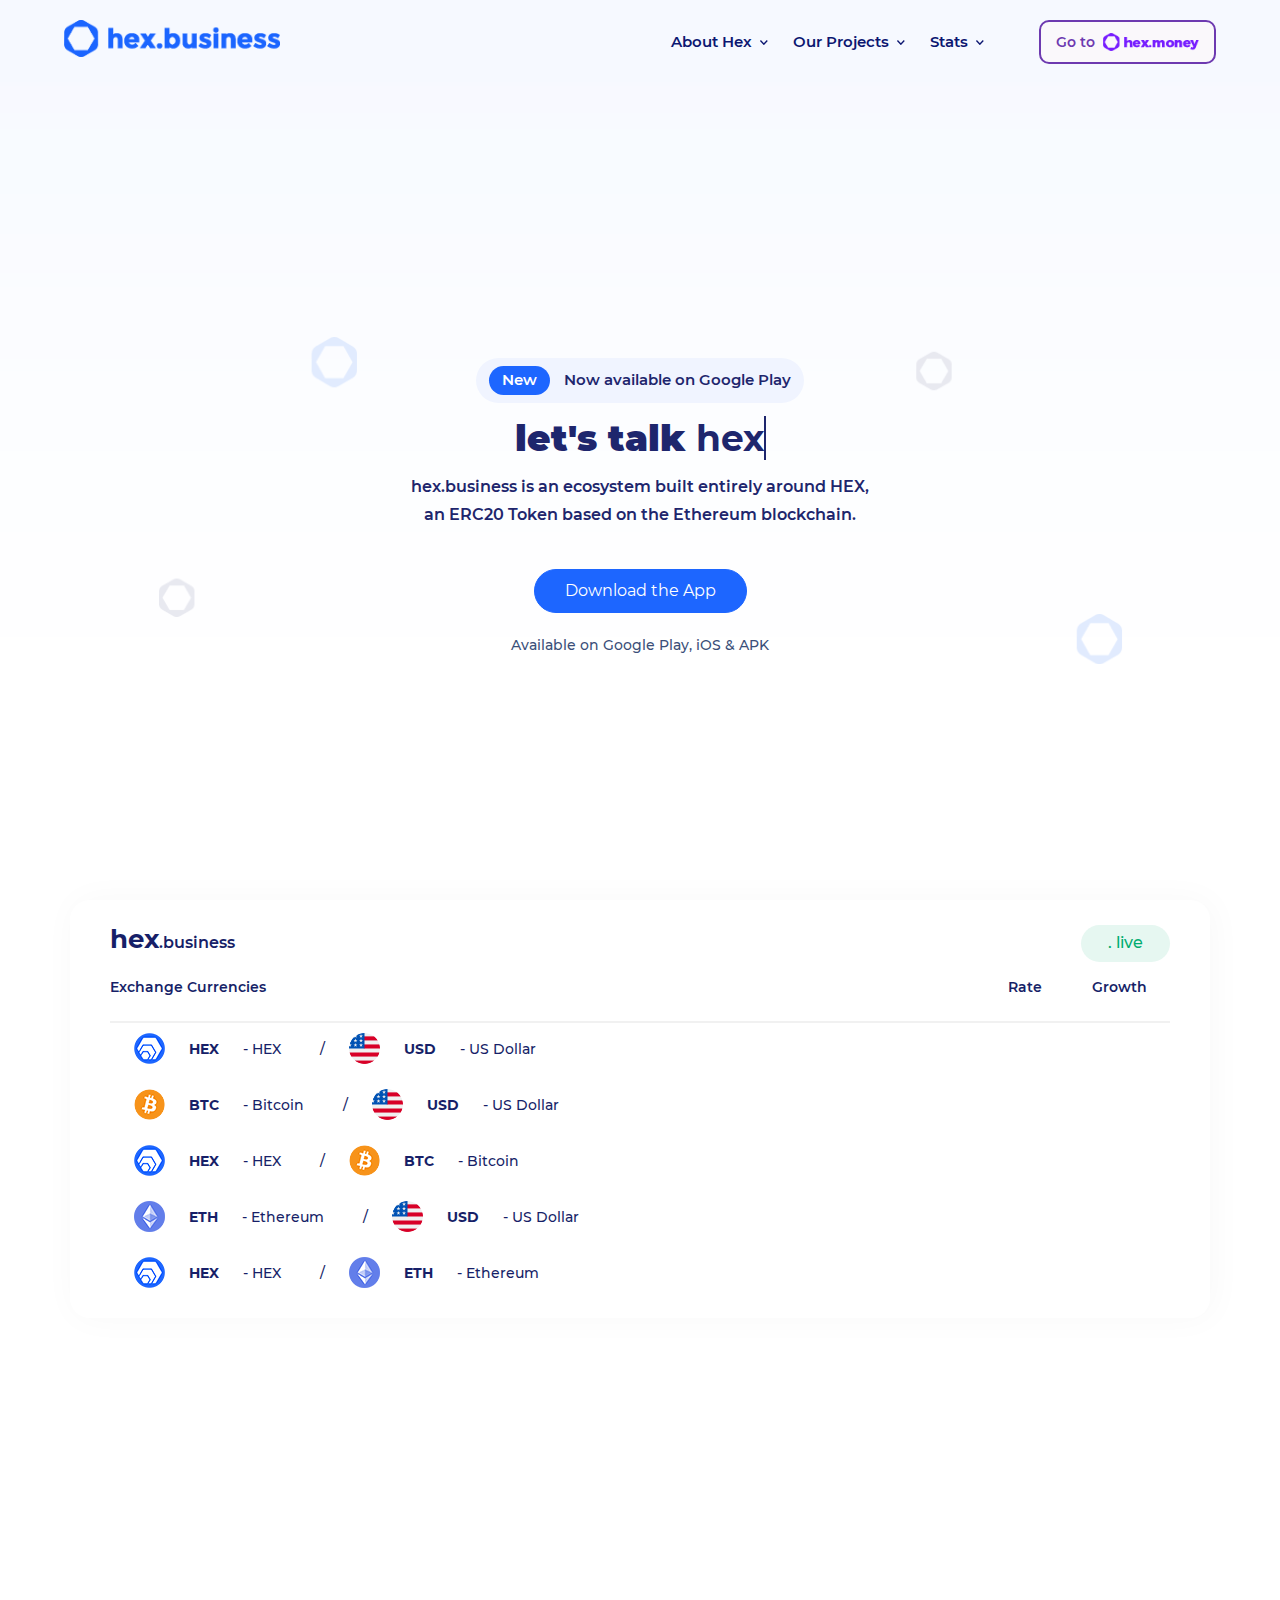
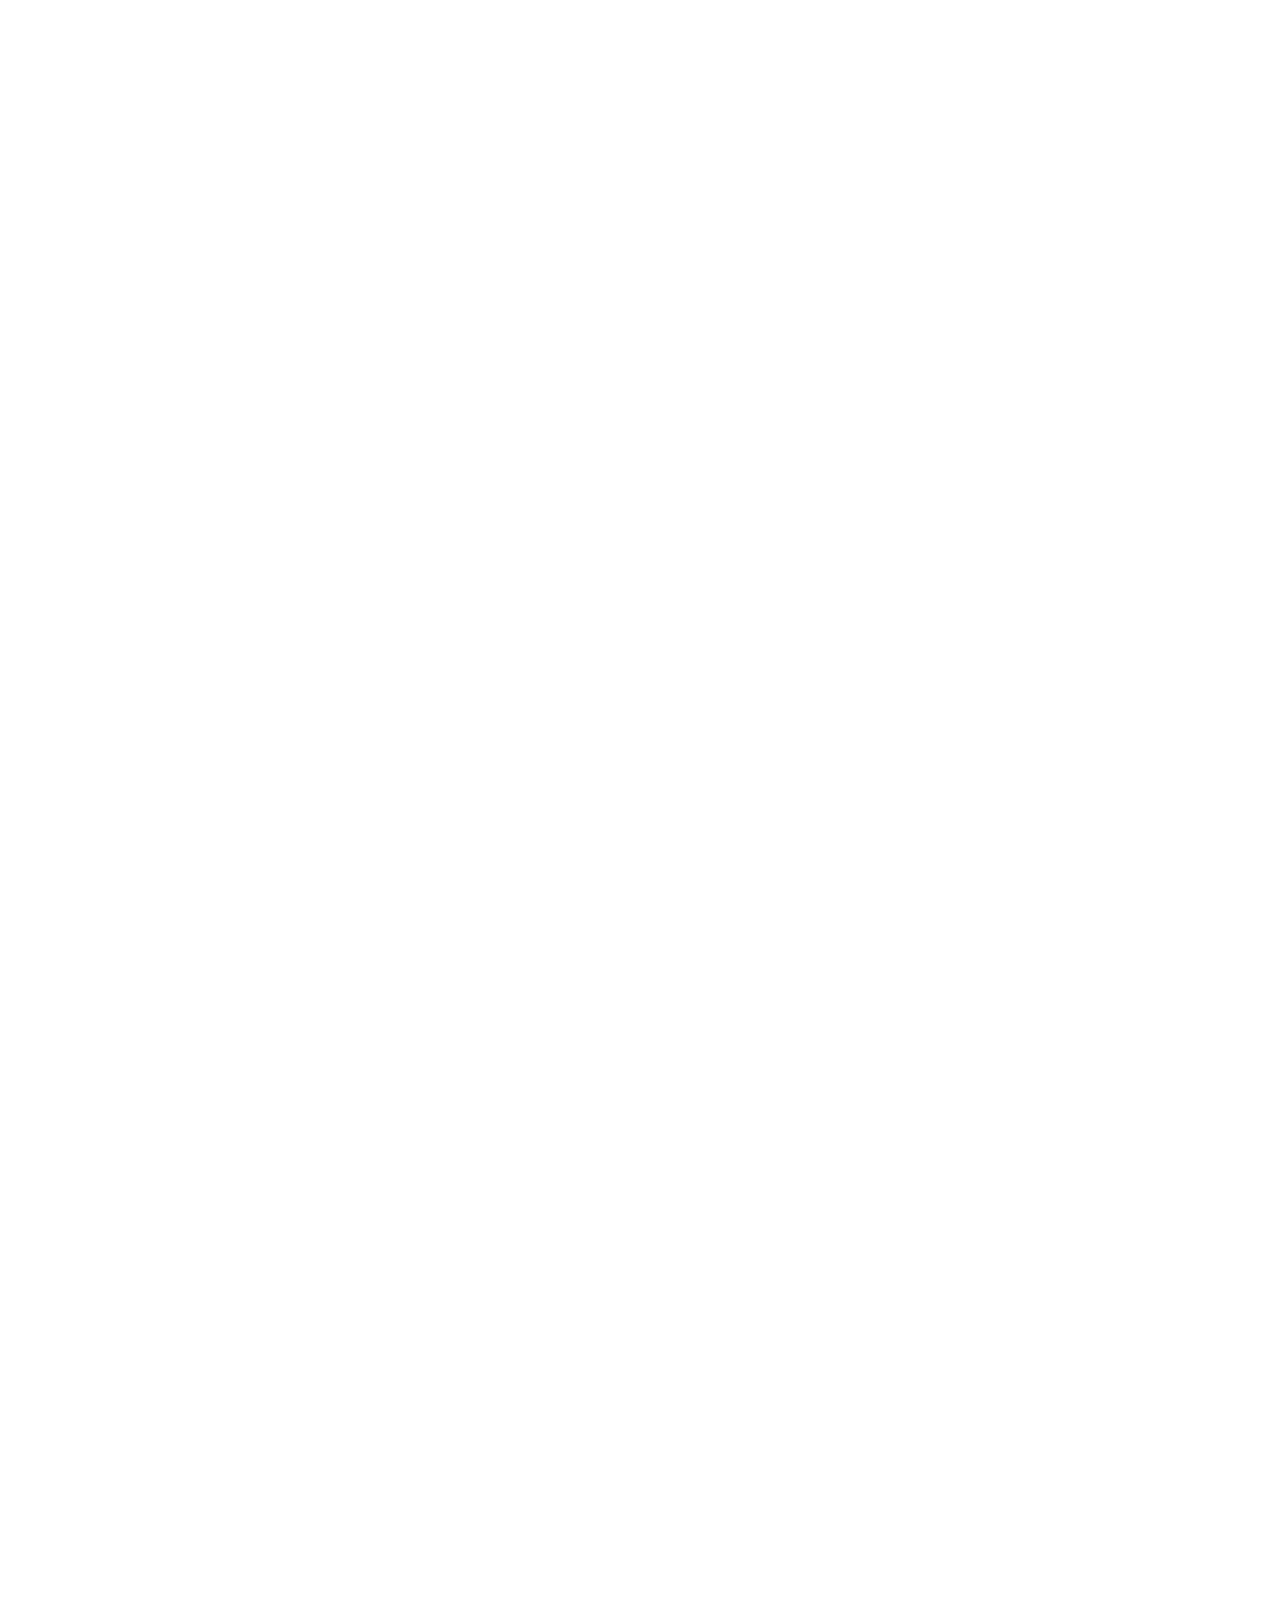
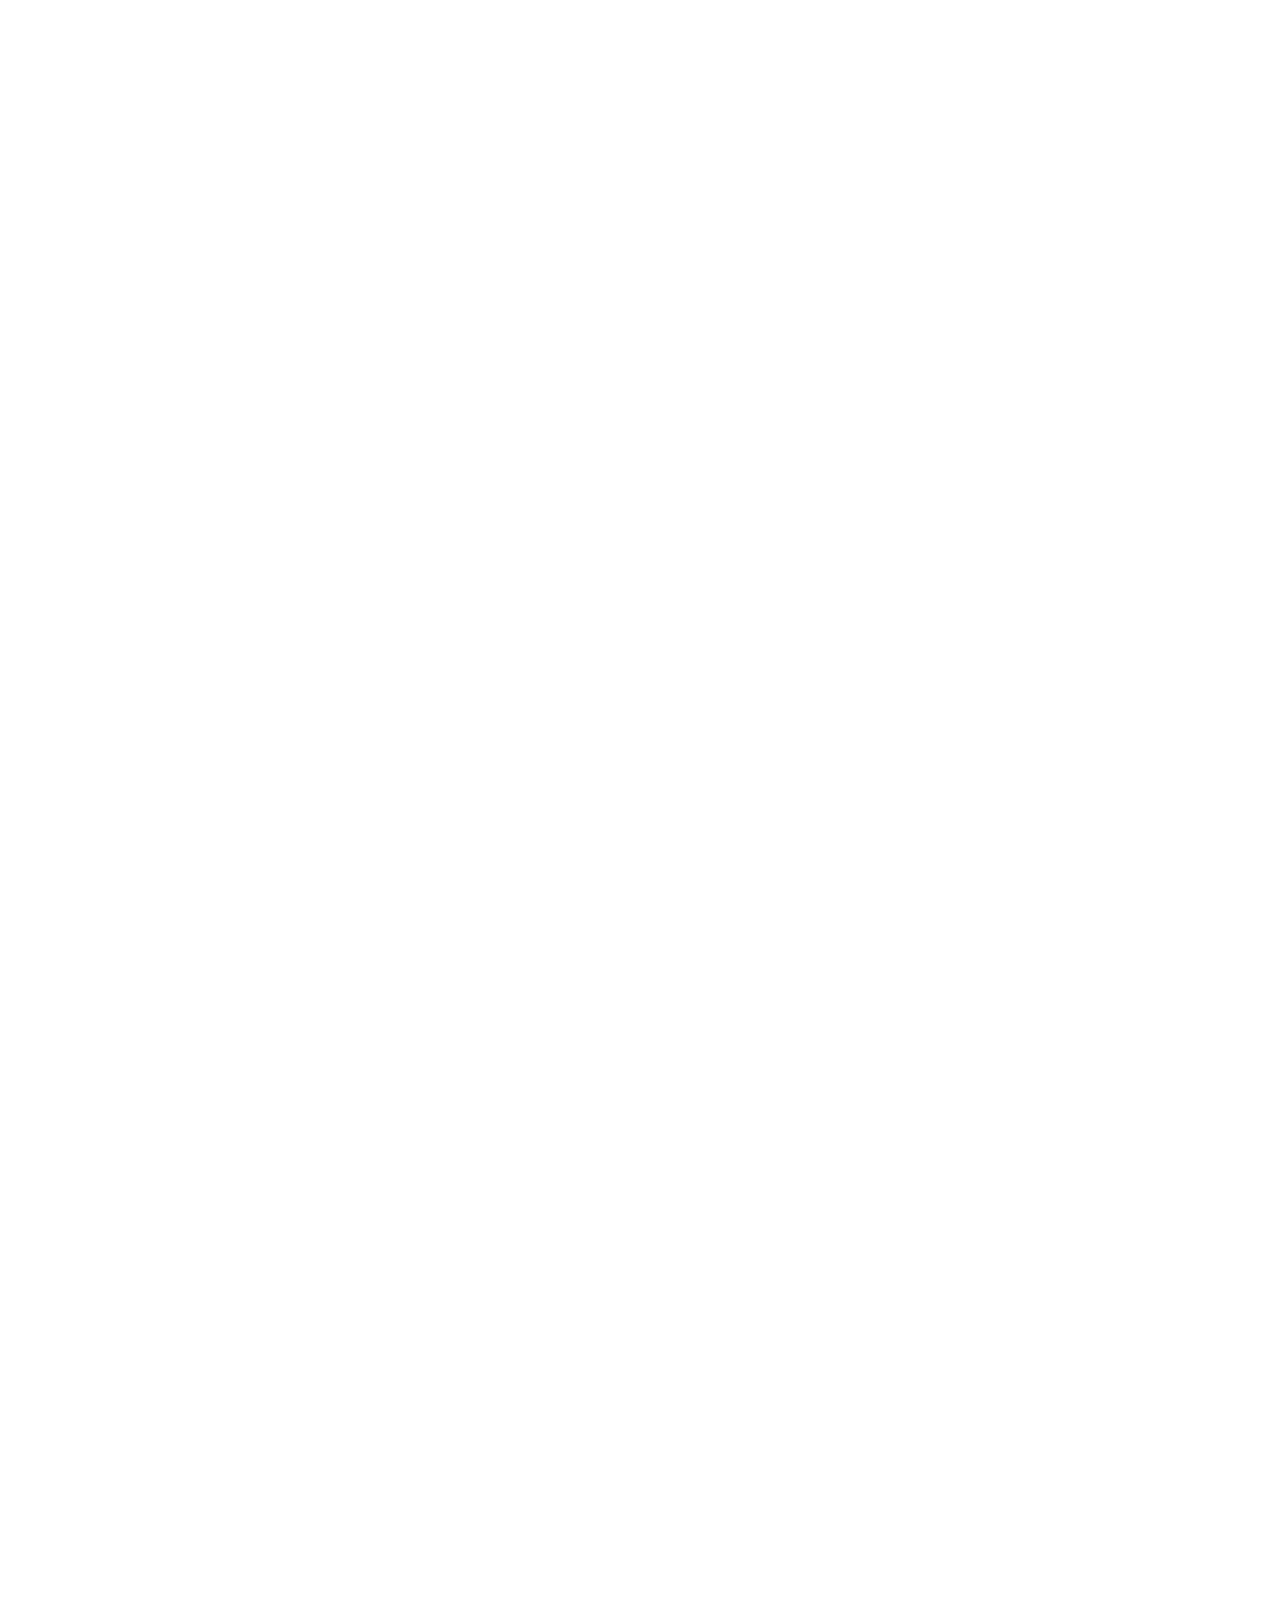
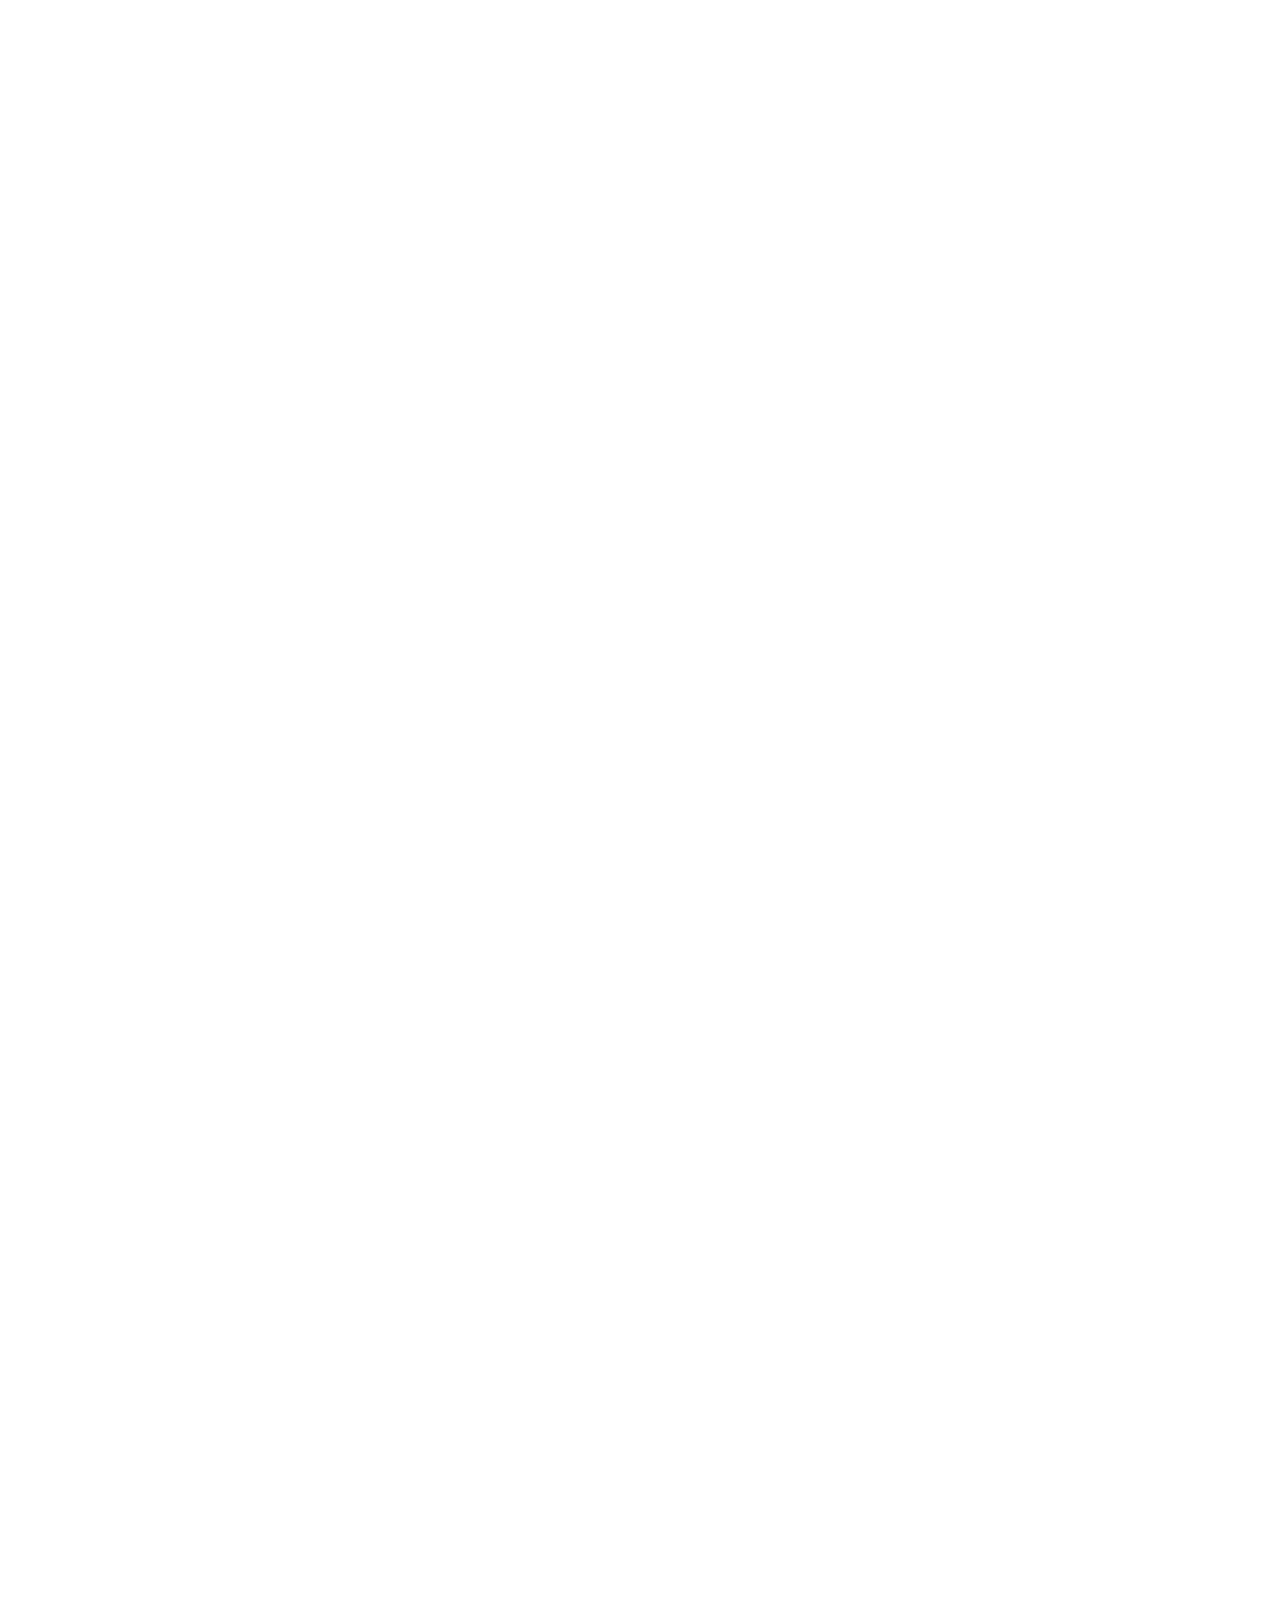
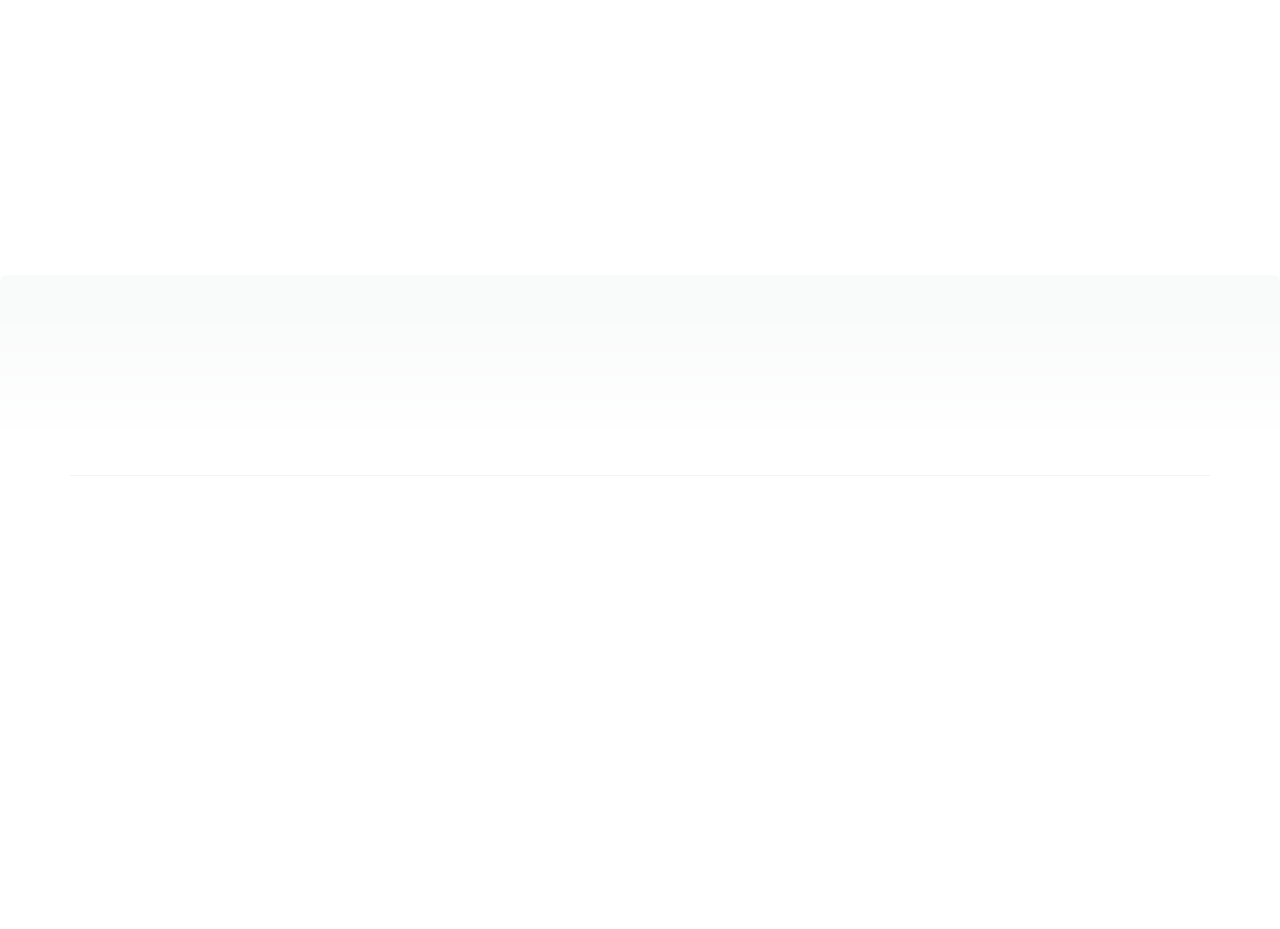
<file: index.html>
<!DOCTYPE html>
<html>

<head>
    <meta charset="utf-8">
    <meta name="viewport" content="width=device-width, initial-scale=1">
    <link rel="stylesheet" type="text/css" href="css/font-awesome.min.css" />
    <link rel="stylesheet" type="text/css" href="css/bootstrap.min.css?ver=4.2.2" />
    <link rel="stylesheet" type="text/css" href="css/owl.carousel.css?ver=4.2.2" />
    <link rel="stylesheet" type="text/css" href="css/animate.css" />
    <link rel="stylesheet" type="text/css" href="css/style.css?ver=4.2.4" />
    <link rel="stylesheet" type="text/css" href="css/responsive.css?ver=4.2.7" />
    <link rel="icon" href="images/favicon.png" type="image/gif" sizes="16x16">
    <title>HEX business - Version 2.0</title>
</head>

<body>

    <!-- Header -->
    <nav class="navbar navbar-default wow fadeInDown" data-wow-duration="1s" data-wow-delay="0.20s">
        <div class="container">
            <div class="navbar-header">
                <button type="button" class="navbar-toggle collapsed" data-toggle="collapse"
                    data-target="#bs-example-navbar-collapse-1" aria-expanded="false">
                    <span class="sr-only"></span>
                    <span class="icon-bar"></span>
                    <span class="icon-bar"></span>
                    <span class="icon-bar"></span>
                </button>
                <a class="navbar-brand" href="index.html"><img src="images/logo.png" alt="LOGO"></a>
            </div>
            <div class="collapse navbar-collapse" id="bs-example-navbar-collapse-1">
                <ul class="nav navbar-nav" id="menu">
                    <li class="dropdown">
                        <a class=" dropdown-toggle" data-toggle="dropdown" href="#">About Hex</a>
                        <ul class="dropdown-menu">
                            <li><a href="https://hex.win">HEX website</a></li>
                            <li><a href="https://go.hex.win">HEX lobby</a></li>
                            <li><a href="https://hex.wiki">HEX wiki</a></li>
                        </ul>
                    </li>
                    <li class="dropdown">
                        <a class="dropdown-toggle" data-toggle="dropdown" href="#">Our Projects</a>
                        <ul class="dropdown-menu">
                            <li><a href="hexmoney.html">hex money</a></li>
                            <li><a class="hexmobile_scroll_click" href="#app">hexmobile</a></li>
                            <li><a href="https://hexpool.win">hexpool</a></li>
                            <li><a href="hexbet.html">hex.bet</a></li>
                            <li><a href="hexcredit.html">hex.credit</a></li>
                        </ul>
                    </li>
                    <li class="dropdown">
                        <a class="dropdown-toggle" data-toggle="dropdown" href="#">Stats</a>
                        <ul class="dropdown-menu">
                            <li><a href="#price">price data</a></li>
                            <li><a href="#overview">overview</a></li>
                            <li><a href="https://hex.vision">hex.vision</a></li>
                        </ul>
                    </li>

                    <li class="nav-hexbtn">
                        <a href="hexmoney.html" class="btn-main"><span>Go to </span>
                            <div class="navbtn_img"></div>
                        </a>
                    </li>
            </div>
        </div>
    </nav>
    <!-- End Header -->

    <!-- Banner -->
    <section class="banner-container wow fadeIn" data-wow-duration="1s" data-wow-delay="0.20s">
        <div class="container">
            <div class="banner-wrapper">
                <div class="banner-block wow fadeInDown" data-wow-duration="2s" data-wow-delay="0.60s">
                    <div class="banner-details">
                        <h5><span>New</span> Now available on Google Play</h5>
                        <h1 style="display: flex;justify-content: center;align-items: center;">
                            let's talk
                            <strong class="txt-rotate" style="margin-left: 10px;" data-period="1200"
                                data-rotate='[ "hex.business", "hex money", "hex.bet", "hex.credit"]'></strong></h1>
                        <p>hex.business is an ecosystem built entirely around HEX, <br> an ERC20 Token based on the
                            Ethereum blockchain.</p>
                        <a href="#app" class="btn-main">Download the App</a>
                        <h6>Available on Google Play, iOS & APK</h6>
                    </div>
                </div>
            </div>
        </div>
    </section>
    <!-- End Banner -->

    <!-- Hex Currencies -->
    <section id="price" class="hex-currencies">
        <div class="container">
            <div clas s="hex-wrapper">
                <div class="hex-block wow fadeInDown" data-wow-duration="2s" data-wow-delay="0.40s">
                    <div class="row">
                        <div class="col-md-12">
                            <div class="hex-table">
                                <div class="hex-table-title">
                                    <h4>hex<span>.business</span></h4>
                                    <span class="live-btn">. live</span>
                                </div>
                                <div class="table-responsive">
                                    <table class="table">
                                        <thead>
                                            <tr>
                                                <th>Exchange Currencies</th>
                                                <th>Rate</th>
                                                <th>Growth</th>
                                            </tr>
                                        </thead>
                                        <tbody>
                                            <tr>
                                                <td>
                                                    <p><span><img src="images/cmp-icons/01.png"
                                                                alt="icon"></span><strong>HEX</strong><span
                                                            class="mobilehidespan"> - HEX </span><span
                                                            class="line-part">/</span><span><img
                                                                src="images/cmp-icons/02.png"
                                                                alt="icon"></span><strong>USD</strong> <span
                                                            class="mobilehidespan">- US Dollar </span></p>
                                                </td>
                                                <td>
                                                    <p id="hexUsd"></p>
                                                </td>
                                                <td><a id="hexChange"></a></td>
                                            </tr>
                                            <tr>
                                                <td>
                                                    <p><span><img src="images/cmp-icons/03.png" alt="icon"></span>
                                                        <strong>BTC</strong><span class="mobilehidespan"> -
                                                            Bitcoin</span> <span class="line-part"> / </span><span><img
                                                                src="images/cmp-icons/02.png"
                                                                alt="icon"></span><strong>USD</strong><span
                                                            class="mobilehidespan"> - US Dollar</span></p>
                                                </td>
                                                <td>
                                                    <p id="btcUsd"></p>
                                                </td>
                                                <td><a id="btcChange"></a></td>
                                            </tr>
                                            <tr>
                                                <td>
                                                    <p><span><img src="images/cmp-icons/01.png" alt="icon"></span>
                                                        <strong>HEX</strong><span class="mobilehidespan"> - HEX
                                                        </span><span class="line-part"> / </span><span><img
                                                                src="images/cmp-icons/03.png"
                                                                alt="icon"></span><strong>BTC</strong><span
                                                            class="mobilehidespan"> - Bitcoin </span></p>
                                                </td>
                                                <td>
                                                    <p id="hexBtc"></p>
                                                </td>
                                                <td><a id="hexBtcChange"></a></td>
                                            </tr>
                                            <tr>
                                                <td>
                                                    <p><span><img src="images/cmp-icons/04.png" alt="icon"></span>
                                                        <strong>ETH</strong><span class="mobilehidespan"> - Ethereum
                                                        </span><span class="line-part"> / </span><span><img
                                                                src="images/cmp-icons/02.png"
                                                                alt="icon"></span><strong>USD</strong> <span
                                                            class="mobilehidespan">- US Dollar </span></p>
                                                </td>
                                                <td>
                                                    <p id="ethUsd"></p>
                                                </td>
                                                <td><a id="ethChange"></a></td>
                                            </tr>
                                            <tr>
                                                <td>
                                                    <p><span><img src="images/cmp-icons/01.png" alt="icon"></span>
                                                        <strong>HEX</strong><span class="mobilehidespan"> - HEX
                                                        </span><span class="line-part"> / </span><span><img
                                                                src="images/cmp-icons/04.png"
                                                                alt="icon"></span><strong>ETH</strong><span
                                                            class="mobilehidespan"> - Ethereum</span></p>
                                                </td>
                                                <td>
                                                    <p id="hexEth"></p>
                                                </td>
                                                <td><a id="hexEthChange"></a></td>
                                            </tr>
                                        </tbody>
                                    </table>
                                </div>
                            </div>
                        </div>
                    </div>
                </div>
                <div id="overview" class="row">
                    <div class="col-md-6">
                        <div class="hex-block wow fadeInLeft" data-wow-duration="2s" data-wow-delay="0.40s">
                            <div class="hex-table">
                                <div class="hex-table-title">
                                    <h5>HXY Overview</h5>
                                </div>
                                <div class="table-responsive">
                                    <table class="table">
                                        <thead>
                                            <tr>
                                                <th>Data</th>
                                                <th>Total</th>
                                                <th>Share / Change</th>
                                            </tr>
                                        </thead>
                                        <tbody>
                                            <tr>
                                                <td>
                                                    <p><strong>Total Supply</strong></p>
                                                </td>
                                                <td>
                                                    <p id="hxyTotal"></p>
                                                </td>
                                                <td><a id="hxyTotalPercent" class="up"></a></td>
                                            </tr>
                                            <tr>
                                                <td>
                                                    <p><strong>Frozen Supply</strong></p>
                                                </td>
                                                <td>
                                                    <p id="hxyFrozen"></p>
                                                </td>
                                                <td><a id="hxyFrozenPercent" class="up"></a></td>
                                            </tr>
                                            <tr>
                                                <td>
                                                    <p><strong>Locked Supply</strong></p>
                                                </td>
                                                <td>
                                                    <p id="hxyLocked"></p>
                                                </td>
                                                <td><a id="hxyLockedPercent" class="down"></a></td>
                                            </tr>
                                            <tr>
                                                <td>
                                                    <p><strong>Circulating Supply</strong></p>
                                                </td>
                                                <td>
                                                    <p id="hxyCirculating"></p>
                                                </td>
                                                <td><a id="hxyCirculatingPercent" class="up"></a></td>
                                            </tr>
                                            <tr>
                                                <td>
                                                    <p><strong>Transform rate</strong></p>
                                                </td>
                                                <td>
                                                    <p id="hxyPrice"></p>
                                                </td>
                                                <td><a id="hxyPriceChange"></a></td>
                                            </tr>
                                        </tbody>
                                    </table>
                                </div>
                            </div>
                        </div>
                    </div>
                    <div class="col-md-6">
                        <div class="hex-block wow fadeInLeft" data-wow-duration="2s" data-wow-delay="0.40s">
                            <div class="hex-table">
                                <div class="hex-table-title">
                                    <h5>HEX Overview</h5>
                                </div>
                                <div class="table-responsive">
                                    <table class="table">
                                        <thead>
                                            <tr>
                                                <th>Data</th>
                                                <th>Total</th>
                                                <th>Share / Change</th>
                                            </tr>
                                        </thead>
                                        <tbody>
                                            <tr>
                                                <td>
                                                    <p><strong>Total Supply</strong></p>
                                                </td>
                                                <td>
                                                    <p id="hexTotal"></p>
                                                </td>
                                                <td><a id="hexTotalPercent" class="up"></a></td>
                                            </tr>
                                            <tr>
                                                <td>
                                                    <p><strong>Staked Supply</strong></p>
                                                </td>
                                                <td>
                                                    <p id="hexStaked"></p>
                                                </td>
                                                <td><a id="hexStakedPercent"></a></td>
                                            </tr>
                                            <tr>
                                                <td>
                                                    <p><strong>Circulating Supply</strong></p>
                                                </td>
                                                <td>
                                                    <p id="hexCirculating"></p>
                                                </td>
                                                <td><a id="hexCirculatingPercent"></a></td>
                                            </tr>
                                            <tr>
                                                <td>
                                                    <p><strong>AA HEX/ETH rate</strong></p>
                                                </td>
                                                <td>
                                                    <p id="aaHexRate"></p>
                                                </td>
                                                <td><a id="aaHexChange"></a></td>
                                            </tr>
                                            <tr>
                                                <td>
                                                    <p><strong>Current price</strong></p>
                                                </td>
                                                <td>
                                                    <p id="hexPrice"></p>
                                                </td>
                                                <td><a id="hexPriceChange"></a></td>
                                            </tr>
                                        </tbody>
                                    </table>
                                </div>
                            </div>
                        </div>
                    </div>
                </div>
                <div class="row adoption_amplifier">
                    <div class="col-md-6">
                        <div class="hex-block wow fadeInRight" data-wow-duration="2s" data-wow-delay="0.40s">
                            <div class="hex-table">
                                <div class="hex-table-title">
                                    <h5>Gas Stats</h5>
                                </div>
                                <div class="table-responsive">
                                    <table class="table">
                                        <thead>
                                            <tr>
                                                <th>Transaction Speed</th>
                                                <th>Gas Price</th>
                                                <th>Confirmation Time</th>
                                            </tr>
                                        </thead>
                                        <tbody>
                                            <tr>
                                                <td>
                                                    <p><strong>Fast</strong></p>
                                                </td>
                                                <td>
                                                    <p id="gasFast"></p>
                                                </td>
                                                <td><a id="gasFastConf" class="ticker"></a></td>
                                            </tr>
                                            <tr>
                                                <td>
                                                    <p><strong>Normal</strong></p>
                                                </td>
                                                <td>
                                                    <p id="gasNorm"></p>
                                                </td>
                                                <td><a id="gasNormConf" class="ticker"></a></td>
                                            </tr>
                                            <tr>
                                                <td>
                                                    <p><strong>Slow</strong></p>
                                                </td>
                                                <td>
                                                    <p id="gasSlow"></p>
                                                </td>
                                                <td><a id="gasSlowConf" class="ticker"></a></td>
                                            </tr>
                                        </tbody>
                                    </table>
                                </div>
                            </div>
                        </div>
                    </div>
                    <div class="col-md-6">
                        <div class="hex-block wow fadeInLeft" data-wow-duration="2s" data-wow-delay="0.40s">
                            <div class="hex-table">
                                <div class="hex-table-title">
                                    <h5>Adoption Amplifier</h5>
                                </div>
                                <div class="table-responsive">
                                    <table class="table">
                                        <thead>
                                            <tr>
                                                <th>Data</th>
                                                <th>Stats</th>
                                                <th>Change</th>
                                            </tr>
                                        </thead>
                                        <tbody>
                                            <tr>
                                                <td>
                                                    <p><strong>AA Pool val</strong></p>
                                                </td>
                                                <td>
                                                    <p id="aaPool"></p>
                                                </td>
                                                <td><a id="aaPoolChange" class="limitWidth"></a></td>
                                            </tr>
                                            <tr>
                                                <td>
                                                    <p><strong>AA HEX/ETH rate</strong></p>
                                                </td>
                                                <td>
                                                    <p id="aaHexRate2"></p>
                                                </td>
                                                <td><a id="aaHexChange2" class="limitWidth"></a></td>
                                            </tr>
                                            <tr>
                                                <td>
                                                    <p><strong>AA Closing</strong></p>
                                                </td>
                                                <td>
                                                    <p id="aaClosing">00:00 UTC</p>
                                                </td>
                                                <td><a id="aaClosingTicker" class="ticker limitWidth"></a></td>
                                            </tr>
                                        </tbody>
                                    </table>
                                </div>
                            </div>
                        </div>
                    </div>
                </div>
            </div>
        </div>
    </section>
    <!-- End Hex Currencies -->

    <!-- About Us -->
    <section id="app" class="about-us  hexmobile_scroll_sec">
        <div class="container">
            <h2 class="main-title section_heading wow fadeInDown" data-wow-duration="1s" data-wow-delay="0.20s">More
                about hex.business</h2>
            <div class="about-wrapper wow fadeIn" data-wow-duration="1s" data-wow-delay="0.20s">
                <div class="about-sld">
                    <div class="owlCarousel" id="about-slider">
                        <div class="items">
                            <div class="row">
                                <div class="col-md-6 col-md-push-6">
                                    <div class="about-img wow fadeInRight mobilehide" data-wow-duration="2s"
                                        data-wow-delay="0.40s">
                                        <img src="images/mobile-icon.png" alt="mobile-icon">
                                    </div>
                                </div>
                                <div class="col-md-6 col-md-pull-6">
                                    <div class="about-details wow fadeInLeft" data-wow-duration="2s"
                                        data-wow-delay="0.40s">
                                        <h5 class="title-btn">hex mobile</h5>
                                        <h2 class="main-title main-title-sub">Simply buy and stake<br>HEX assets</h2>
                                        <p>hexmobile is an app that has been designed to help onboard users new to HEX
                                            and HXY. Using a QR code, the process is streamlined so even newcomers to
                                            the world of crypto will find it straight forward to use.</p>
                                        <div class="about-img wow fadeInLeft mobileshow" data-wow-duration="2s"
                                            data-wow-delay="0.40s">
                                            <img src="images/mobile-icon.png" alt="mobile-icon">
                                        </div>
                                        <ul class="app-list">
                                            <li><a href="https://testflight.apple.com/join/wTYlFffl"><img
                                                        src="images/apple-store.png" alt="store-btn"></a></li>
                                            <li><a
                                                    href="https://play.google.com/store/apps/details?id=com.hexbusiness.hexmobile"><img
                                                        src="images/play-strore.png" alt="store-btn"></a></li>
                                        </ul>
                                        <span class="android-note">or download APK for <img
                                                src="images/icons/android-icon.png" alt="android-icon"> android <a
                                                href="https://hexbusiness.net/APK/hexmobileAndroid.apk">here</a>.</span>
                                    </div>
                                </div>
                            </div>
                        </div>
                        <div class="items">
                            <div class="row">
                                <div class="col-md-6 col-md-push-6">
                                    <div class="about-img wow fadeInLeft mobilehide" data-wow-duration="2s"
                                        data-wow-delay="0.40s">
                                        <img src="images/mobile-icon.png" alt="mobile-icon">
                                    </div>
                                </div>
                                <div class="col-md-6 col-md-pull-6">
                                    <div class="about-details mt-zero wow fadeInRight" data-wow-duration="2s"
                                        data-wow-delay="0.40s">
                                        <h5 class="title-btn">hex mobile</h5>
                                        <h2 class="main-title main-title-sub">Simply buy and stake<br>HEX assets</h2>
                                        <p>These are just a few of the advantages of <strong>hex.mobile.</strong></p>
                                        <div class="about-img wow fadeInLeft mobileshow" data-wow-duration="2s"
                                            data-wow-delay="0.40s">
                                            <img src="images/mobile-icon.png" alt="mobile-icon">
                                        </div>
                                        <ul class="hex-loan">
                                            <li>
                                                <img src="images/icons/pigi-bank.png" alt="icons" class="nor-img">
                                                <p>Minting while spending <span>Mint HXY for every HEX AA lobby
                                                        transform.</span></p>
                                            </li>
                                            <li>
                                                <img src="images/icons/qr-code.png" alt="icon" class="nor-img">

                                                <p>QR Code<span>Scannable QR Code reader</span></p>
                                            </li>
                                            <li>
                                                <img src="images/icons/wallet.png" alt="icon" class="nor-img">

                                                <p>Wallet<span>Integrated wallet or import your own.</span></p>
                                            </li>
                                            <li>
                                                <img src="images/icons/graph.png" alt="icon" class="nor-img">

                                                <p>Stats<span>Live Stats supplied by hex vision</span></p>
                                            </li>
                                        </ul>
                                        <ul class="app-list">
                                            <li><a href="https://testflight.apple.com/join/wTYlFffl"><img
                                                        src="images/apple-store.png" alt="store-btn"></a></li>
                                            <li><a
                                                    href="https://play.google.com/store/apps/details?id=com.hexbusiness.hexmobile"><img
                                                        src="images/play-strore.png" alt="store-btn"></a></li>
                                        </ul>
                                        <span class="android-note">or download APK for <img
                                                src="images/icons/android-icon.png" alt="android-icon"> android <a
                                                href="https://hexbusiness.net/APK/hexmobileAndroid.apk">here</a>.</span>
                                    </div>
                                </div>
                            </div>
                        </div>
                    </div>
                </div>
            </div>
            <div class="about-normal wow fadeIn" data-wow-duration="1s" data-wow-delay="0.60s">
                <div class="row">
                    <div class="col-md-6">
                        <div class="about-img wow fadeInLeft mobilehide" data-wow-duration="1s" data-wow-delay="0.60s">
                            <img src="images/card-img.png" alt="mobile-icon">
                        </div>
                    </div>
                    <div class="col-md-6">
                        <div class="about-details wow fadeInRight" data-wow-duration="1s" data-wow-delay="0.60s">
                            <h5 class="title-btn">hex.credit</h5>
                            <h2 class="main-title">Better APR rates than a bank</h2>
                            <p><strong>hex.credit</strong> is a defi lending platform for <strong>HEX</strong> where
                                participants get to provide either <strong>HEX</strong> or ETH.</p>

                            <div class="about-img wow fadeInLeft mobileshow" data-wow-duration="1s"
                                data-wow-delay="0.60s">
                                <img src="images/card-img.png" alt="mobile-icon">
                            </div>

                            <ul class="hex-loan">
                                <li>
                                    <img src="images/icons/pigi-bank.png" alt="icons" class="nor-img">
                                    <img src="images/icons/pigi-bank.png" alt="icons" class="hov-img">
                                    <p>Minted upon every deposit <span>HEX Money (HXY) minted upon every deposit.</span>
                                    </p>
                                </li>
                                <li>
                                    <img src="images/icons/loan-01.png" alt="icon" class="nor-img">
                                    <img src="images/icons/greek.png" alt="icon" class="hov-img">
                                    <p>Loan for ETH providers<span>1-6 month <strong>HEX</strong> loans/3-6 for
                                            <strong>ETH</strong> providers.</span></p>
                                </li>
                                <li>
                                    <img src="images/icons/loan-02.png" alt="icon" class="nor-img">
                                    <img src="images/icons/calculator.png" alt="icon" class="hov-img">
                                    <p>Interest paid in HEX<span>Attractive interest paid in <strong>HEX</strong> for
                                            <strong>ETH</strong> providers.</span></p>
                                </li>
                                <li>
                                    <img src="images/icons/loan-03.png" alt="icon" class="nor-img">
                                    <img src="images/icons/0.png" alt="icon" class="hov-img">
                                    <p>Zero fees<span>Zero fees for <strong>ETH</strong> providers if the liquidity is
                                            not used.</span></p>
                                </li>
                            </ul>
                            <a href="./hexcredit.html" class="btn-main">Get hex credit</a>
                        </div>
                    </div>
                </div>
            </div>
            <div class="about-transform about-transform-hex wow fadeIn" data-wow-duration="1s" data-wow-delay="0.80s">
                <div class="about-sld">
                    <div>
                        <!--div class="items">
                            <div class="row">
                                <div class="col-md-6 col-md-push-6">
                                    <div class="about-img wow fadeInRight" data-wow-duration="1s" data-wow-delay="0.80s">
                                        <div class="hextabs-wrapper">
                                            <div class="hextabs-block" id="hex-tab1">
                                                <h4>Transform HEX to HXY</h4>
                                                <div class="hex-form">
                                                    <div class="hex-send">
                                                        <label>Send</label>
                                                        <input type="text" class="form-control" placeholder="1.000.000">
                                                        <span class="hexmoneyhsexspan">HEX</span>
                                                    </div>
                                                    <div class="hex-receive">
                                                        <label>Receive</label>
                                                        <input type="text" class="form-control" placeholder="100">
                                                        <span class="hxy">HXY</span>
                                                    </div>
                                                    <div class="hex-btn">
                                                        <button href="#" type="submit" class="btn-main">Transform</button>
                                                    </div>
                                                </div>
                                            </div>
                                            <div class="hextabs-block" id="hex-tab2">
                                                <h4>Freeze & Unfreeze HEX</h4>
                                                <div class="hex-form">
                                                    <div class="hex-select">
                                                        <label>Select</label>
                                                        <select class="form-control">
                                                            <option class="placeholder"><span>Freeze</span> <img src="images/icons/hex-trans.png" alt="icon"> <strong>HXY</strong> - hex money</option>
                                                            <option>HXY - hex money</option>
                                                            <option>HXY - hex money</option>
                                                        </select>
                                                    </div>
                                                    <div class="hex-receive">
                                                        <label>Amount</label>
                                                        <input type="text" class="form-control" placeholder="500.000">
                                                        <span>HXY</span>
                                                    </div>
                                                    <div class="hex-btn-light">
                                                        <button href="#" type="submit" class="btn-main">Proceed</button>
                                                    </div>
                                                </div>
                                            </div>
                                        </div>
                                    </div>
                                </div>
                                <div class="col-md-6 col-md-pull-6">
                                    <div class="about-details wow fadeInLeft" data-wow-duration="1s" data-wow-delay="0.80s">
                                        <h5 class="title-btn">hex.money</h5>
                                        <h2 class="main-title">Transform HEX into<br>HEX money</h2>
                                        <p>Lorem ipsum dolor sit amet, consectetur adipiscing elit, sed do eiusmod tempor incididunt ut labore et dolore magna aliqua quis ipsum.</p>
                                        <a href="#" class="btn-main">Freeze & Unfreeze HXY</a>
                                    </div>
                                </div>
                            </div>
                        </div-->
                        <div class="items">
                            <div class="row">
                                <div class="col-md-6 col-md-push-6">
                                    <div class="about-img">
                                        <div>
                                            <!--div class="hextabs-block" id="hex-tab1">
                                                <h4>Freeze & Unfreeze HEX</h4>
                                                <div class="hex-form">
                                                    <div class="hex-select">
                                                        <label>Select</label>
                                                        <select class="form-control">
                                                            <option class="placeholder"><span>Freeze</span> <img src="images/icons/hex-trans.png" alt="icon"> <strong>HXY</strong> - hex money</option>
                                                            <option>HXY - hex money</option>
                                                            <option>HXY - hex money</option>
                                                        </select>
                                                    </div>
                                                    <div class="hex-receive">
                                                        <label>Amount</label>
                                                        <input type="text" class="form-control" placeholder="500.000">
                                                        <span>HXY</span>
                                                    </div>
                                                    <div class="hex-btn">
                                                        <button href="#" type="submit" class="btn-main">Proceed</button>
                                                    </div>
                                                </div>
                                            </div-->
                                            <!--div class="hextabs-block" id="hex-tab2">
                                                <h4>Transform HEX to HXY</h4>
                                                <div class="hex-form">
                                                    <div class="hex-send">
                                                        <label>Send</label>
                                                        <input type="text" class="form-control" placeholder="1.000.000">
                                                        <span>HEX</span>
                                                    </div>
                                                    <div class="hex-receive">
                                                        <label>Receive</label>
                                                        <input type="text" class="form-control" placeholder="100">
                                                        <span>HXY</span>
                                                    </div>
                                                    <div class="hex-btn-light">
                                                        <button href="#" type="submit" class="btn-main">Transform</button>
                                                    </div>
                                                </div>
                                            </div-->
                                            <img src="images/hexmoney.png" class="hexmoneyimage"
                                                style="width: 100% !important;max-width: none !important;">
                                            <div class="about-details mobileshow">
                                                <a href="./hexmoney.html" class="btn-main">Get hex money</a>
                                            </div>
                                        </div>
                                    </div>
                                </div>
                                <div class="col-md-6 col-md-pull-6">
                                    <div class="about-details">
                                        <h5 class="title-btn">hex money</h5>
                                        <h2 class="main-title">Freeze and<br>Unfreeze HXY</h2>
                                        <p>hex money is an incentive token you can earn from using HEX at any
                                            hex.business dapp. Liquid HEX dividends & HEX money interest can also be
                                            earned by freezing HEX money. </p>
                                        <a href="./hexmoney.html" class="btn-main mobilehide">Get hex money</a>
                                    </div>
                                </div>
                            </div>
                        </div>
                        <!--div class="items">
                            <div class="row">
                                <div class="col-md-6 col-md-push-6">
                                    <div class="about-img">
                                        <div class="hextabs-wrapper">
                                            <div class="hextabs-table">
                                                <div class="hextabs-block">
                                                    <h4>Overview & Adoption Aplifier</h4>

                                                    <div class="hex-form">
                                                        <div class="hex-receive">
                                                            <label>Your Wallet Balance</label>
                                                            <input type="text" class="form-control" placeholder="1.000.000">
                                                            <span>HXY</span>
                                                        </div>
                                                    </div>

                                                    <div class="hextabs-over">
                                                        <div class="table-responsive">
                                                            <table class="table">
                                                                <thead>
                                                                    <tr>
                                                                        <th>Indicator</th>
                                                                        <th>Rate</th>
                                                                    </tr>
                                                                </thead>
                                                                <tbody>
                                                                    <tr>
                                                                        <td><p>Total Supply</p></td>
                                                                        <td><p>12,772,435 <span>HEX</span></p></td>
                                                                    </tr>
                                                                    <tr>
                                                                        <td><p>Frozen HXY</p></td>
                                                                        <td><p>851,650.468 <span>HXY</span></p></td>
                                                                    </tr>
                                                                    <tr>
                                                                        <td><p>Circulating Supply</p></td>
                                                                        <td><p>5,920,784,532 <span>HXY</span></p></td>
                                                                    </tr>
                                                                    <tr>
                                                                        <td><p>Approved Amount</p></td>
                                                                        <td><p>0 <span>HEX</span></p></td>
                                                                    </tr>
                                                                    <tr>
                                                                        <td><p>Total Airdropped</p></td>
                                                                        <td><p>26,844,244.864 <span>HEX</span></p></td>
                                                                    </tr>
                                                                    <tr>
                                                                        <td><p>Total HXY Transformed</p></td>
                                                                        <td><p>604,977.399<span>HXY</span></p></td>
                                                                    </tr>
                                                                    <tr>
                                                                        <td><p>Locked HXY</p></td>
                                                                        <td><p>6,000,000 <span>HXY</span></p></td>
                                                                    </tr>
                                                                    <tr>
                                                                        <td><p>Your HXY Interest</p></td>
                                                                        <td><p>0<span>HXY</span></p></td>
                                                                    </tr>
                                                                    <tr>
                                                                        <td><p>Your Frozen HXY</p></td>
                                                                        <td><p>0<span>HXY</span></p></td>
                                                                    </tr>
                                                                    <tr>
                                                                        <td><p>Max Supply</p></td>
                                                                        <td><p>60,000,000<span>HXY</span></p></td>
                                                                    </tr>
                                                                    <tr>
                                                                        <td><p>Your Airdroped Divs</p></td>
                                                                        <td><p>0<span>HEX</span></p></td>
                                                                    </tr>
                                                                    <tr>
                                                                        <td><p>Total HEX Transformed</p></td>
                                                                        <td><p>562,968,079.017<span>HEX</span></p></td>
                                                                    </tr>
                                                                </tbody>
                                                            </table>
                                                        </div>

                                                        <div class="table-footer">
                                                            <p><span>Your Referral URL</span> <a href="#">ref.hex.business/username</a> <img src="images/icons/tab-table.png" alt="tab-table-icons"></p>
                                                        </div>
                                                    </div>
                                                </div>
                                            </div>
                                        </div>
                                    </div>
                                </div>
                                <div class="col-md-6 col-md-pull-6">
                                    <div class="about-details">
                                        <h5 class="title-btn">hex.money</h5>
                                        <h2 class="main-title">Overview & Adoption<br>Aplifier</h2>
                                        <p>Lorem ipsum dolor sit amet, consectetur adipiscing elit, sed do eiusmod tempor incididunt ut labore et dolore magna aliqua quis ipsum.</p>
                                        <a href="#" class="btn-main">Transform HEX to HXY</a>
                                    </div>
                                </div>
                            </div>
                        </div-->
                    </div>
                </div>
            </div>
            <div class="about-transform about-transform-hex about-transform-hex-below wow fadeIn" data-wow-duration="1s" data-wow-delay="0.80s">
                <div class="about-sld">
                    <div>
                        <div class="items">
                            <div class="row">
                                <div class="col-md-6 col-md-push-6">
                                    <div class="about-img">
                                        <div>
                                            <img src="images/hexbet.png" class="hexmoneyimage"
                                                style="width: 100% !important;max-width: none !important;">
                                            <div class="about-details mobileshow">
                                                <a href="./hexbet.html" class="btn-main">Get hex money</a>
                                            </div>
                                        </div>
                                    </div>
                                </div>
                                <div class="col-md-6 col-md-pull-6">
                                    <div class="about-details">
                                        <div class="hexbet_logo"><img src="images/hexbet_logo.png"></div>
                                        <h2 class="main-title">Transform HXY into<br>HXB</h2>
                                        <p>HXB is an incentive token you can earn from using HEX at any
                                            hex.business dapp. Liquid HEX dividends & HEX money interest can also be
                                            earned by freezing HEX money. </p>
                                        <a href="./hexbet.html" class="btn-main mobilehide">Go to hex.bet</a>
                                    </div>
                                </div>
                            </div>
                        </div>
                    </div>
                </div>
            </div>
            <!--<div class="about-msg wow fadeIn" data-wow-duration="1s" data-wow-delay="1s">
                <div class="about-sld">
                    <div>
                        <div class="items ">
                            <div class="row">
                                <div class="col-md-6">
                                    <div class="about-img wow fadeInLeft mobilehide" data-wow-duration="1s" data-wow-delay="1s">
                                        <div class="about-chatbox">
                                            <div class="about-chatwrap">
                                                <h4><img src="images/icons/hex-icon.png" alt="icons"> hxy assistant <span>chat</span></h4>
                                                <div class="about-chatblk">
                                                    <div class="chat-blk">
                                                        <div class="chat-left">
                                                            <p>Hello hex.user! <img src="images/icons/hand-msg.png" alt="icons"><br>I am your virtual assistant. How can I help you?</p>
                                                        </div>
                                                    </div>
                                                    <div class="chat-blk">
                                                        <div class="chat-right">
                                                            <p>/getmoney</p>
                                                        </div>
                                                    </div>
                                                    <div class="chat-blk">
                                                        <div class="chat-left">
                                                            <p>Transform <strong>HEX</strong> to <strong>HEX Money</strong> @ 1.000:1 <a href="#">Click here</a> to switch to <strong>hex.business</strong> Mint +10% of any transforms you refer! Buy and sell HEX Money on Uniswap Click here to switch to uniswap.exchange</p>

                                                            <p>Buy and sell <strong>HEX Money</strong> on <a href="#">Uniswap</a> <a href="#">Click here</a> to switch to <strong>uniswap.exchange</strong></p>
                                                        </div>
                                                    </div>
                                                    <div class="chat-blk">
                                                        <div class="chat-right">
                                                            <p>/freeze</p>
                                                        </div>
                                                    </div>
                                                    <div class="chat-left-blk">
                                                        <div class="chat-left">
                                                            <p><strong>Hex Money</strong> users can freeze their tokens to earn daily <strong>HXY</strong> interest, <strong>HXY</strong> freezers will also receive bonus divs in <strong>HEX!</strong></p>

                                                            <p><img src="images/icons/flower.png" alt="flower-img">How does freezing work?<img src="images/icons/flower.png" alt="flower-img"><br>To freeze your tokens head to <a href="#">hex.business.</a></p>
                                                        </div>
                                                    </div>
                                                    <div class="chat-blk">
                                                        <div class="chat-right">
                                                            <p>/supply</p>
                                                        </div>
                                                    </div>
                                                    <div class="chat-blk">
                                                        <div class="chat-left">
                                                            <p><img src="images/icons/dot-icons.png" alt="icon" class="dot-msg"></p>
                                                        </div>
                                                    </div>
                                                </div>
                                            </div>
                                        </div>
                                    </div>
                                </div>
                                <div class="col-md-6 ">
                                    <div class="about-details wow fadeInRight" data-wow-duration="1s" data-wow-delay="1s">
                                        <div class="assistant_btn1_box">
                                            <h5 class="title-btn">hxy assistant</h5>
                                            <h2 class="main-title">Virtual assistent<br>in real time</h2>
                                            <p>Tap on a command and the <strong>hex.bot</strong> gives you information you need.</p>
                                            <div class="about-img wow fadeInLeft mobileshow" data-wow-duration="1s" data-wow-delay="1s">
                                                <div class="about-chatbox">
                                                    <div class="about-chatwrap">
                                                        <h4><img src="images/icons/hex-icon.png" alt="icons"> hex.assistant <span>chat</span></h4>
                                                        <div class="about-chatblk">
                                                            <div class="chat-blk">
                                                                <div class="chat-left">
                                                                    <p>Hello hex.user! <img src="images/icons/hand-msg.png" alt="icons"><br>I am your virtual assistant. How can I help you?</p>
                                                                </div>
                                                            </div>
                                                            <div class="chat-blk">
                                                                <div class="chat-right">
                                                                    <p>/getmoney</p>
                                                                </div>
                                                            </div>
                                                            <div class="chat-blk">
                                                                <div class="chat-left">
                                                                    <p>Transform <strong>HEX</strong> to <strong>HEX Money</strong> @ 1.000:1 <a href="#">Click here</a> to switch to <strong>hex.business</strong> Mint +10% of any transforms you refer! Buy and sell HEX Money on Uniswap Click here to switch to uniswap.exchange</p>

                                                                    <p>Buy and sell <strong>HEX Money</strong> on <a href="#">Uniswap</a> <a href="#">Click here</a> to switch to <strong>uniswap.exchange</strong></p>
                                                                </div>
                                                            </div>
                                                            <div class="chat-blk">
                                                                <div class="chat-right">
                                                                    <p>/freeze</p>
                                                                </div>
                                                            </div>
                                                            <div class="chat-left-blk">
                                                                <div class="chat-left">
                                                                    <p><strong>Hex Money</strong> users can freeze their tokens to earn daily <strong>HXY</strong> interest, <strong>HXY</strong> freezers will also receive bonus divs in <strong>HEX!</strong></p>

                                                                    <p><img src="images/icons/flower.png" alt="flower-img">How does freezing work?<img src="images/icons/flower.png" alt="flower-img"><br>To freeze your tokens head to <a href="#">hex.business.</a></p>
                                                                </div>
                                                            </div>
                                                            <div class="chat-blk">
                                                                <div class="chat-right">
                                                                    <p>/locked</p>
                                                                </div>
                                                            </div>
                                                            <div class="chat-blk">
                                                                <div class="chat-left">
                                                                    <p><img src="images/icons/dot-icons.png" alt="icon" class="dot-msg"></p>
                                                                </div>
                                                            </div>
                                                        </div>
                                                    </div>
                                                </div>
                                            </div>
                                            <ul class="hex-money">
                                                <li>
                                                    <img src="images/icons/wallet-icon.png" alt="icon" class="nor-img">
                                                    <img src="images/icons/wallet-icon.png" alt="icon" class="hov-img">
                                                    <h4></h4>
                                                    <p>/getmoney 
                                                        <span>Transform <strong>HEX</strong> to <strong>HXY</strong> @ 1.000:1 Mint +10% of any transforms you refer!</span>
                                                    </p>
                                                </li>
                                                <li>
                                                    <img src="images/icons/freez-icon.png" alt="icon" class="nor-img">
                                                    <img src="images/icons/wallet-icon.png" alt="icon" class="hov-img">
                                                    <p>/freeze 
                                                        <span><strong>HXY</strong> users can freeze their tokens to earn daily HXY interest, <strong>HXY</strong> freezers wil also receive bonus divs in <strong>HEX!</strong></span>
                                                    </p>
                                                </li>
                                                <li>
                                                    <img src="images/icons/fire-icon.png" alt="icon" class="nor-img">
                                                    <img src="images/icons/wallet-icon.png" alt="icon" class="hov-img">
                                                    <p>/price<span><strong>HXY</strong> real-time Uniswap price data</span></p>
                                                </li>
                                            </ul>

                                            <a href="#" class="btn-msg" id="assistant_btn1">Show all commands</a>
                                        </div>
    
                                        <div class="assistant_btn2_box">
                                            <h5 class="title-btn">hxy assistant</h5>
                                            <h2 class="main-title">Virtual assistent<br>in real time</h2>
                                            <p>Tap on a command and the <strong>hex.bot</strong> gives you information you need.</p>
                                            <div class="about-img wow fadeInLeft mobileshow" data-wow-duration="1s" data-wow-delay="1s">
                                                <div class="about-chatbox">
                                                    <div class="about-chatwrap">
                                                        <h4><img src="images/icons/hex-icon.png" alt="icons"> hxy assistant <span>chat</span></h4>
                                                        <div class="about-chatblk">
                                                            <div class="chat-blk">
                                                                <div class="chat-left">
                                                                    <p>Hello HXY user! <img src="images/icons/hand-msg.png" alt="icons"><br>I am your virtual assistant. How can I help you?</p>
                                                                </div>
                                                            </div>
                                                            <div class="chat-blk">
                                                                <div class="chat-right">
                                                                    <p>/getmoney</p>
                                                                </div>
                                                            </div>
                                                            <div class="chat-blk">
                                                                <div class="chat-left">
                                                                    <p>Transform <strong>HEX</strong> to <strong>HEX Money</strong> @ 1.000:1 <a href="#">Click here</a> to switch to <strong>hex.business</strong> Mint +10% of any transforms you refer! Buy and sell HEX Money on Uniswap Click here to switch to uniswap.exchange</p>

                                                                    <p>Buy and sell <strong>HEX Money</strong> on <a href="#">Uniswap</a> <a href="#">Click here</a> to switch to <strong>uniswap.exchange</strong></p>
                                                                </div>
                                                            </div>
                                                            <div class="chat-blk">
                                                                <div class="chat-right">
                                                                    <p>/freeze</p>
                                                                </div>
                                                            </div>
                                                            <div class="chat-left-blk">
                                                                <div class="chat-left">
                                                                    <p><strong>Hex Money</strong> users can freeze their tokens to earn daily <strong>HXY</strong> interest, <strong>HXY</strong> freezers will also receive dividends in <strong>HEX, ETH and USDC!</strong></p>

                                                                    <p><img src="images/icons/flower.png" alt="flower-img">How does freezing work?<img src="images/icons/flower.png" alt="flower-img"><br>To freeze your tokens head to <a href="#">hex.business.</a></p>
                                                                </div>
                                                            </div>
                                                            <div class="chat-blk">
                                                                <div class="chat-right">
                                                                    <p>/supply</p>
                                                                </div>
                                                            </div>
                                                            <div class="chat-blk">
                                                                <div class="chat-left">
                                                                    <p><img src="images/icons/dot-icons.png" alt="icon" class="dot-msg"></p>
                                                                </div>
                                                            </div>
                                                        </div>
                                                    </div>
                                                </div>
                                            </div>
                                            <div class="hex-money-list">
                                                <ul class="hex-money">
                                                    <li>
                                                        <a href="#">
                                                            <img src="images/icons/wallet-icon.png" alt="icon" class="nor-img">
                                                            <img src="images/icons/wallet-icon.png" alt="icon" class="hov-img">
                                                            <span>/getmoney</span>
                                                        </a>
                                                    </li>
                                                    <li>
                                                        <a href="#">
                                                            <img src="images/icons/fire-icon.png" alt="icon" class="nor-img">
                                                            <img src="images/icons/wallet-icon.png" alt="icon" class="hov-img">
                                                            <span>/info</span>
                                                        </a>
                                                    </li>
                                                    <li>
                                                        <a href="#">
                                                            <img src="images/icons/freez-icon.png" alt="icon" class="nor-img">
                                                            <img src="images/icons/wallet-icon.png" alt="icon" class="hov-img">
                                                            <span>/freeze</span>
                                                        </a>
                                                    </li>
                                                    <li>
                                                        <a href="#">
                                                            <img src="images/icons/freez-icon.png" alt="icon" class="nor-img">
                                                            <img src="images/icons/wallet-icon.png" alt="icon" class="hov-img">
                                                            <span>/supply</span>
                                                        </a>
                                                    </li>
                                                    <li>
                                                        <a href="#">
                                                            <img src="images/icons/fire-icon.png" alt="icon" class="nor-img">
                                                            <img src="images/icons/wallet-icon.png" alt="icon" class="hov-img">
                                                            <span>/transforms</span>
                                                        </a>
                                                    </li>
                                                    <li>
                                                        <a href="#">
                                                            <img src="images/icons/freez-icon.png" alt="icon" class="nor-img">
                                                            <img src="images/icons/wallet-icon.png" alt="icon" class="hov-img">
                                                            <span>/price</span>
                                                        </a>
                                                    </li>
                                                    <li>
                                                        <a href="#">
                                                            <img src="images/icons/freez-icon.png" alt="icon" class="nor-img">
                                                            <img src="images/icons/wallet-icon.png" alt="icon" class="hov-img">
                                                            <span>/frozen</span>
                                                        </a>
                                                    </li>
                                                    <li>
                                                        <a href="#">
                                                            <img src="images/icons/freez-icon.png" alt="icon" class="nor-img">
                                                            <img src="images/icons/wallet-icon.png" alt="icon" class="hov-img">
                                                            <span>/contract</span>
                                                        </a>
                                                    </li>
                                                    <li>
                                                        <a href="#">
                                                            <img src="images/icons/fire-icon.png" alt="icon" class="nor-img">
                                                            <img src="images/icons/wallet-icon.png" alt="icon" class="hov-img">
                                                            <span>/toptransformers</span>
                                                        </a>
                                                    </li>
                                                    <li>
                                                        <a href="#">
                                                            <img src="images/icons/fire-icon.png" alt="icon" class="nor-img">
                                                            <img src="images/icons/wallet-icon.png" alt="icon" class="hov-img">
                                                            <span>/locked</span>
                                                        </a>
                                                    </li>
                                                </ul>
                                            </div>
                                            <a href="#" class="btn-msg" id="assistant_btn2">Show less commands</a>
                                        </div>
                                    </div>
                                </div>-->
            <!--div class="col-md-6 assistant_btn2_box">
                                    <div class="about-virtual">
                                        <div class="about-details wow fadeInRight" data-wow-duration="1s" data-wow-delay="1s">
                                            <h5 class="title-btn">hex.assistant</h5>
                                            <h2 class="main-title">Virtual assistent<br>in real time</h2>
                                            <p>Tap on a command and the <strong>hex.bot</strong> gives you information you need.</p>
                                            <div class="hex-money-list">
                                                <ul class="hex-money">
                                                    <li>
                                                        <a href="#">
                                                            <img src="images/icons/wallet-icon.png" alt="icon" class="nor-img">
                                                            <img src="images/icons/wallet-icon.png" alt="icon" class="hov-img">
                                                            <span>/getmoney</span>
                                                        </a>
                                                    </li>
                                                    <li>
                                                        <a href="#">
                                                            <img src="images/icons/fire-icon.png" alt="icon" class="nor-img">
                                                            <img src="images/icons/wallet-icon.png" alt="icon" class="hov-img">
                                                            <span>/burn</span>
                                                        </a>
                                                    </li>
                                                    <li>
                                                        <a href="#">
                                                            <img src="images/icons/freez-icon.png" alt="icon" class="nor-img">
                                                            <img src="images/icons/wallet-icon.png" alt="icon" class="hov-img">
                                                            <span>/freeze</span>
                                                        </a>
                                                    </li>
                                                    <li>
                                                        <a href="#">
                                                            <img src="images/icons/freez-icon.png" alt="icon" class="nor-img">
                                                            <img src="images/icons/wallet-icon.png" alt="icon" class="hov-img">
                                                            <span>/freeze</span>
                                                        </a>
                                                    </li>
                                                    <li>
                                                        <a href="#">
                                                            <img src="images/icons/fire-icon.png" alt="icon" class="nor-img">
                                                            <img src="images/icons/wallet-icon.png" alt="icon" class="hov-img">
                                                            <span>/burn</span>
                                                        </a>
                                                    </li>
                                                    <li>
                                                        <a href="#">
                                                            <img src="images/icons/fire-icon.png" alt="icon" class="nor-img">
                                                            <img src="images/icons/wallet-icon.png" alt="icon" class="hov-img">
                                                            <span>/burn</span>
                                                        </a>
                                                    </li>
                                                    <li>
                                                        <a href="#">
                                                            <img src="images/icons/freez-icon.png" alt="icon" class="nor-img">
                                                            <img src="images/icons/wallet-icon.png" alt="icon" class="hov-img">
                                                            <span>/freeze</span>
                                                        </a>
                                                    </li>
                                                    <li>
                                                        <a href="#">
                                                            <img src="images/icons/freez-icon.png" alt="icon" class="nor-img">
                                                            <img src="images/icons/wallet-icon.png" alt="icon" class="hov-img">
                                                            <span>/freeze</span>
                                                        </a>
                                                    </li>
                                                    <li>
                                                        <a href="#">
                                                            <img src="images/icons/fire-icon.png" alt="icon" class="nor-img">
                                                            <img src="images/icons/wallet-icon.png" alt="icon" class="hov-img">
                                                            <span>/burn</span>
                                                        </a>
                                                    </li>
                                                    <li>
                                                        <a href="#">
                                                            <img src="images/icons/fire-icon.png" alt="icon" class="nor-img">
                                                            <img src="images/icons/wallet-icon.png" alt="icon" class="hov-img">
                                                            <span>/burn</span>
                                                        </a>
                                                    </li>
                                                </ul>
                                            </div>
                                            <a href="#" class="btn-msg" id="assistant_btn2">Show all commands</a>
                                        </div>
                                    </div>
                                </div-->
            <!--</div>
                        </div>-->
            <!--div class="items assistant_btn2_box">
                            <div class="row">
                                <div class="col-md-6">
                                    <div class="about-img wow fadeInLeft" data-wow-duration="1s" data-wow-delay="1s">
                                        <div class="about-chatbox">
                                            <div class="about-chatwrap">
                                                <h4><img src="images/icons/hex-icon.png" alt="icons"> hex.assistant <span>chat</span></h4>
                                                <div class="about-chatblk">
                                                    <div class="chat-blk">
                                                        <div class="chat-left">
                                                            <p>Hello hex.user! <img src="images/icons/hand-msg.png" alt="icons"><br>I am your virtual assistant. How can I help you?</p>
                                                        </div>
                                                    </div>
                                                    <div class="chat-blk">
                                                        <div class="chat-right">
                                                            <p>/getmoney</p>
                                                        </div>
                                                    </div>
                                                    <div class="chat-blk">
                                                        <div class="chat-left">
                                                            <p>Transform <strong>HEX</strong> to <strong>HEX Money</strong> @ 1.000:1 <a href="#">Click here</a> to switch to <strong>hex.business</strong> Mint +10% of any transforms you refer! Buy and sell HEX Money on Uniswap Click here to switch to uniswap.exchange</p>

                                                            <p>Buy and sell <strong>HEX Money</strong> on <a href="#">Uniswap</a> <a href="#">Click here</a> to switch to <strong>uniswap.exchange</strong></p>
                                                        </div>
                                                    </div>
                                                    <div class="chat-blk">
                                                        <div class="chat-right">
                                                            <p>/freeze</p>
                                                        </div>
                                                    </div>
                                                    <div class="chat-left-blk">
                                                        <div class="chat-left">
                                                            <p><strong>Hex Money</strong> users can freeze their tokens to earn daily <strong>HXY</strong> interest, <strong>HXY</strong> freezers will also receive bonus divs in <strong>HEX!</strong></p>

                                                            <p><img src="images/icons/flower.png" alt="flower-img">How does freezing work?<img src="images/icons/flower.png" alt="flower-img"><br>To freeze your tokens head to <a href="#">hex.business.</a></p>
                                                        </div>
                                                    </div>
                                                    <div class="chat-blk">
                                                        <div class="chat-right">
                                                            <p>/burn</p>
                                                        </div>
                                                    </div>
                                                    <div class="chat-blk">
                                                        <div class="chat-left">
                                                            <p><img src="images/icons/dot-icons.png" alt="icon" class="dot-msg"></p>
                                                        </div>
                                                    </div>
                                                </div>
                                            </div>
                                        </div>
                                    </div>
                                </div>
                                <div class="col-md-6">
                                    <div class="about-virtual">
                                        <div class="about-details wow fadeInRight" data-wow-duration="1s" data-wow-delay="1s">
                                            <h5 class="title-btn">hex.assistant</h5>
                                            <h2 class="main-title">Virtual assistent<br>in real time</h2>
                                            <p>Tap on a command and the <strong>hex.bot</strong> gives you information you need.</p>
                                            <div class="hex-money-list">
                                                <ul class="hex-money">
                                                    <li>
                                                        <a href="#">
                                                            <img src="images/icons/wallet-icon.png" alt="icon" class="nor-img">
                                                            <img src="images/icons/wallet-icon.png" alt="icon" class="hov-img">
                                                            <span>/getmoney</span>
                                                        </a>
                                                    </li>
                                                    <li>
                                                        <a href="#">
                                                            <img src="images/icons/fire-icon.png" alt="icon" class="nor-img">
                                                            <img src="images/icons/wallet-icon.png" alt="icon" class="hov-img">
                                                            <span>/burn</span>
                                                        </a>
                                                    </li>
                                                    <li>
                                                        <a href="#">
                                                            <img src="images/icons/freez-icon.png" alt="icon" class="nor-img">
                                                            <img src="images/icons/wallet-icon.png" alt="icon" class="hov-img">
                                                            <span>/freeze</span>
                                                        </a>
                                                    </li>
                                                    <li>
                                                        <a href="#">
                                                            <img src="images/icons/freez-icon.png" alt="icon" class="nor-img">
                                                            <img src="images/icons/wallet-icon.png" alt="icon" class="hov-img">
                                                            <span>/freeze</span>
                                                        </a>
                                                    </li>
                                                    <li>
                                                        <a href="#">
                                                            <img src="images/icons/fire-icon.png" alt="icon" class="nor-img">
                                                            <img src="images/icons/wallet-icon.png" alt="icon" class="hov-img">
                                                            <span>/burn</span>
                                                        </a>
                                                    </li>
                                                    <li>
                                                        <a href="#">
                                                            <img src="images/icons/fire-icon.png" alt="icon" class="nor-img">
                                                            <img src="images/icons/wallet-icon.png" alt="icon" class="hov-img">
                                                            <span>/burn</span>
                                                        </a>
                                                    </li>
                                                    <li>
                                                        <a href="#">
                                                            <img src="images/icons/freez-icon.png" alt="icon" class="nor-img">
                                                            <img src="images/icons/wallet-icon.png" alt="icon" class="hov-img">
                                                            <span>/freeze</span>
                                                        </a>
                                                    </li>
                                                    <li>
                                                        <a href="#">
                                                            <img src="images/icons/freez-icon.png" alt="icon" class="nor-img">
                                                            <img src="images/icons/wallet-icon.png" alt="icon" class="hov-img">
                                                            <span>/freeze</span>
                                                        </a>
                                                    </li>
                                                    <li>
                                                        <a href="#">
                                                            <img src="images/icons/fire-icon.png" alt="icon" class="nor-img">
                                                            <img src="images/icons/wallet-icon.png" alt="icon" class="hov-img">
                                                            <span>/burn</span>
                                                        </a>
                                                    </li>
                                                    <li>
                                                        <a href="#">
                                                            <img src="images/icons/fire-icon.png" alt="icon" class="nor-img">
                                                            <img src="images/icons/wallet-icon.png" alt="icon" class="hov-img">
                                                            <span>/burn</span>
                                                        </a>
                                                    </li>
                                                </ul>
                                            </div>
                                            <a href="#" class="btn-msg" id="assistant_btn2">Show all commands</a>
                                        </div>
                                    </div>
                                </div>
                            </div>
                        </div
                    </div>
                </div>
            </div>-->
            <div class="about-project wow fadeIn" data-wow-duration="1s" data-wow-delay="1.20s">
                <div class="row">
                    <div class="col-md-6 col-md-push-6">
                        <div class="about-img wow fadeInRight" data-wow-duration="1s" data-wow-delay="1.20s">
                            <div class="hex-project-list">
                                <ul>
                                    <li>
                                        <a href="https://hexlotto.com">
                                            <span><img src="images/icons/rocket-icons.png" alt="icons"></span>
                                            <strong>hex rocket</strong>
                                        </a>
                                    </li>
                                    <li>
                                        <a href="#">
                                            <span><img src="images/icons/rocket-icons.png" alt="icons"></span>
                                            <strong>hex stake</strong>
                                        </a>
                                    </li>
                                    <li>
                                        <a href="https://uniswap.info/pair/0xadea645907dbe2b9bcb7b102695ad0c321f6b40c">
                                            <span><img src="images/icons/bet-icon.png" alt="icons"></span>
                                            <strong>hex bet</strong>
                                        </a>
                                    </li>
                                </ul>
                                <ul>
                                    <li>
                                        <a href="#">
                                            <span><img src="images/icons/stable.png" alt="icons"></span>
                                            <strong>hex stable</strong>
                                        </a>
                                    </li>
                                    <li>
                                        <a href="https://hexpool.win">
                                            <span><img src="images/icons/pool.png" alt="icons"></span>
                                            <strong>hex pool</strong>
                                        </a>
                                    </li>
                                </ul>
                            </div>

                        </div>
                        <a href="#" class="btn-main mobileshow" style="margin-top: 40px;">More about hex projects</a>
                    </div>
                    <div class="col-md-6 col-md-pull-6">
                        <div class="about-details wow fadeInLeft" data-wow-duration="1s" data-wow-delay="1.20s">
                            <h5 class="title-btn">hex projects</h5>
                            <h2 class="main-title">Get to know<br>our hex projects</h2>
                            <p>hex.business is a DeFi platform built on HEX and powered by the Ethereum
                                network.<br />Our collection of crypto tools, games and<br>entertainment platforms aim
                                to give you financial freedom via cutting edge DApps and DeFi services throughout our
                                ecosystem.<br />HEX Money (HXY) is the core financial instrument to our network,
                                incentivising loyal participants in one of the best loyalty reward programs in the
                                cryptocurrency space!</p>
                            <a href="hexmoney.html" class="btn-main mobilehide">Get hex money</a>
                        </div>
                    </div>
                </div>
            </div>
        </div>
    </section>
    <!-- End About Us -->

    <!-- Video -->
    <section class="video-container wow fadeIn" data-wow-duration="1s" data-wow-delay="0.20s">
        <div class="container">
            <div class="video-wrapper">
                <div class="row">
                    <div class="col-md-6">
                        <div class="video-block wow fadeInLeft" data-wow-duration="2s" data-wow-delay="0.40s">
                            <iframe width="100%" height="449" src="https://www.youtube.com/embed/qFdVVCw1AW0"
                                frameborder="0"
                                allow="accelerometer; autoplay; encrypted-media; gyroscope; picture-in-picture"
                                allowfullscreen></iframe>
                        </div>
                    </div>
                    <div class="col-md-6">
                        <div class="video-details wow fadeInRight" data-wow-duration="2s" data-wow-delay="0.40s">
                            <h2 class="main-title">Why we built on HEX.</h2>

                            <p>“HEX is the first cryptocurrency in the world with a chart of <b>future</b> sellable
                                market supply”</p>

                            <h5>Richard Heart – <span>Founder of HEX</span></h5>
                        </div>
                    </div>
                </div>
            </div>
        </div>
    </section>
    <!-- Video End -->

    <!-- Join Us -->
    <section class="join-cotaniner">
        <div class="container">
            <div class="join-wrapepr">
                <div class="join-details wow fadeInLeft" data-wow-duration="1s" data-wow-delay="0.40s">
                    <h2 class="main-title">Join 8.738k+ Users <br> on our Telegram Group</h2>
                </div>
                <div class="join-btn wow fadeInRight" data-wow-duration="1s" data-wow-delay="0.40s">
                    <a href="https://t.me/hexmobileapp" class="btn-main">Join <i class="fa fa-paper-plane"></i>
                        Telegram</a>
                </div>
            </div>
        </div>
    </section>
    <!-- Join Us end -->

    <!-- Footer -->
    <footer>
        <div class="container">
            <div class="footer-wrapper">
                <div class="footer-main wow fadeInDown" data-wow-duration="1s" data-wow-delay="0.20s">
                    <div class="footer-blk-one">
                        <div class="footer-details">
                            <a href="#" class="ft-logo">
                                <img src="images/logo.png" alt="logo">
                            </a>
                            <p>hex.business is an ecosystem built entirely around HEX, an ERC20 Token based on the
                                Ethereum blockchain. </p>
                            <div class=" mobileshow-footer">
                                <ul class="footer-social mobileshow">
                                    <li><a href="#"><i class="fa fa-paper-plane"></i></a></li>
                                    <li><a href="#"><i class="fa fa-twitter"></i></a></li>
                                </ul>
                                <div class="nav-hexbtn mobileshow">
                                    <a href="hexmoney.html" class="btn-main btn-top"><span>Go to </span>
                                        <div class="navbtn_img"></div>
                                    </a>
                                </div>
                            </div>
                            <ul class="footer-social mobilehide">
                                <li><a href="#"><i class="fa fa-paper-plane"></i></a></li>
                                <li><a href="#"><i class="fa fa-twitter"></i></a></li>
                            </ul>
                            <div class="nav-hexbtn mobilehide">
                                <a href="hexmoney.html" class="btn-main btn-top"><span>Go to </span>
                                    <div class="navbtn_img"></div>
                                </a>
                            </div>

                        </div>
                    </div>
                    <div class="footer-blk-two">
                        <div class="footer-list">
                            <h4>About Hex</h4>
                            <ul>
                                <li><a href="https://hex.win">hex</a></li>
                                <li><a href="https://go.hex.win">hex AA lobby (10% extra)</a></li>
                                <li><a href="#">Litepaper</a></li>
                            </ul>
                        </div>
                    </div>
                    <div class="footer-blk-four mobileshow">
                        <div class="footer-list">
                            <h4>Entertainment</h4>
                            <ul>
                                <li><a href="https://hexlotto.com">hex lotto rocket</a></li>
                                <li><a href="#">hex lotto stake</a></li>
                                <li><a
                                        href="hexbet.html">hex.bet</a>
                                </li>
                                <li><a href="#">hex play</a></li>
                                <li><a href="https://hextra.win">hextra</a></li>
                                <li><a href="#">hex academy</a></li>
                            </ul>

                        </div>
                    </div>
                    <div class="footer-blk-four mobilehide">
                        <div class="footer-list">
                            <h4>Entertainment</h4>
                            <ul>
                                <li><a href="https://hexlotto.com">hex lotto rocket</a></li>
                                <li><a href="#">hex lotto stake</a></li>
                                <li><a
                                        href="hexbet.html">hex.bet</a>
                                </li>
                                <li><a href="#">hex play</a></li>
                                <li><a href="https://hextra.win">hextra</a></li>
                                <li><a href="#">hex academy</a></li>
                            </ul>

                        </div>
                    </div>
                    <div class="footer-blk-three">
                        <div class="footer-list">
                            <h4>Our Projects</h4>
                            <ul>
                                <li><a href="#app">hex mobile</a></li>
                                <li><a href="hexcredit.html">hex.credit</a></li>
                                <li><a href="hexmoney.html">hex money</a></li>
                                <li><a href="https://hexpool.win">hex pool</a></li>
                                <li><a href="#">hex stable</a></li>
                            </ul>
                        </div>
                    </div>
                    <div class="footer-blk-five">
                        <div class="footer-list">
                            <h4>Stats</h4>
                            <ul>
                                <li><a href="https://hex.vision">hex.vision</a></li>
                                <li><a href="https://uniswap.vision">uniswap.hex.vision</a></li>
                            </ul>
                        </div>
                    </div>
                </div>
            </div>
            <div class="copyright-wrapper wow fadeInDown" data-wow-duration="1s" data-wow-delay="0.40s">
                <div class="col-md-12 col-sm-12">
                    <div class="copyright-nm">
                        <p>© 2020 <img src="images/icons/lemon-icon.png" alt="icon"> <a href="#">happylemon</a>. All
                            rights reserved.</p>
                    </div>
                </div>
            </div>
        </div>
        </div>
    </footer>
    <!-- Footer end -->
    <script type="text/javascript" src="js/jquery.min.js?ver=1.0.1"></script>
    <script type="text/javascript" src="js/bootstrap.min.js?ver=1.0.1"></script>
    <script type="text/javascript" src="js/owl.carousel.min.js?ver=1.0.1"></script>
    <script type="text/javascript" src="js/wow.min.js"></script>
    <script type="text/javascript" src="js/web3.min.js"></script>
    <script type="text/javascript" src="js/priceData.js?ver=1.1.6"></script>
    <script type="text/javascript">
        //wow animation js
        new WOW().init();

        $(function () {
            $('a[href*=#]').on('click', function (e) {
                e.preventDefault();
                $('html, body').animate({
                    scrollTop: $($(this).attr('href')).offset().top
                }, 500, 'linear');
            });
        });

        $('#about-slider').owlCarousel({
            loop: true,
            margin: 60,
            items: 1,
            smartSpeed: 1000,
            autoplay: false,
            autoplayTimeout: 5000,
            slideSpeed: 2000,
            paginationSpeed: 2000,
            singleItem: true,
            // animateIn: 'fadeIn',
            // animateOut: 'fadeOut',
            dots: true,
            nav: false,
            responsive: {
                0: {
                    items: 1,
                },
                768: {
                    items: 1,
                },
                991: {
                    items: 1,
                },
                1100: {
                    items: 1,
                },
                1200: {
                    items: 1,
                },
            }
        })
        $('#about-transform').owlCarousel({
            loop: true,
            margin: 60,
            items: 1,
            smartSpeed: 1000,
            autoplay: false,
            autoplayTimeout: 5000,
            slideSpeed: 2000,
            paginationSpeed: 2000,
            singleItem: true,
            dots: true,
            nav: true,
            // animateIn: 'fadeIn',
            // animateOut: 'fadeOut',
            responsive: {
                0: {
                    items: 1,
                },
                768: {
                    items: 1,
                },
                991: {
                    items: 1,
                },
                1100: {
                    items: 1,
                },
                1200: {
                    items: 1,
                },
            }
        })
        $('#chat-slider').owlCarousel({
            loop: true,
            margin: 60,
            items: 1,
            smartSpeed: 1000,
            autoplay: true,
            autoplayTimeout: 5000,
            slideSpeed: 2000,
            paginationSpeed: 2000,
            singleItem: true,
            // animateIn: 'fadeIn',
            // animateOut: 'fadeOut',
            dots: false,
            nav: false,
            responsive: {
                0: {
                    items: 1,
                },
                768: {
                    items: 1,
                },
                991: {
                    items: 1,
                },
                1100: {
                    items: 1,
                },
                1200: {
                    items: 1,
                },
            }
        })
        $(".assistant_btn2_box").hide();
        $("#assistant_btn1").click(function () {
            $('.assistant_btn1_box').hide();
            $('.assistant_btn2_box').show();
            $('.about-msg').find('.about-details').removeClass('wow');
            $('.about-details').css({
                "animation-duration": "0s !important",
                "animation-delay": "0s !important"
            });
            $('.about-msg').removeClass('wow');
            $('.about-msg').removeClass('fadeInRight');
        });
        $("#assistant_btn2").click(function () {
            $('.assistant_btn2_box').hide();
            $('.assistant_btn1_box').show();
            $('.about-msg').find('.about-details').removeClass('wow');
            $('.about-msg').find('.about-details').removeClass('fadeInRight');
            $('.about-msg').removeClass('wow');
            $('.about-msg').removeClass('fadeInRight');

        });
    </script>
    <script>
        var TxtRotate = function (el, toRotate, period) {
            this.toRotate = toRotate;
            this.el = el;
            this.loopNum = 0;
            this.period = parseInt(period, 10) || 2000;
            this.txt = '';
            this.tick();
            this.isDeleting = false;
        };

        TxtRotate.prototype.tick = function () {
            var i = this.loopNum % this.toRotate.length;
            var fullTxt = this.toRotate[i];

            if (this.isDeleting) {
                this.txt = fullTxt.substring(0, this.txt.length - 1);
            } else {
                this.txt = fullTxt.substring(0, this.txt.length + 1);
            }

            this.el.innerHTML = '<strong class="wrap">' + this.txt + '</strong>';

            var that = this;
            var delta = 300 - Math.random() * 100;

            if (this.isDeleting) {
                delta /= 2;
            }

            if (!this.isDeleting && this.txt === fullTxt) {
                delta = this.period;
                this.isDeleting = true;
            } else if (this.isDeleting && this.txt === '') {
                this.isDeleting = false;
                this.loopNum++;
                delta = 500;
            }

            setTimeout(function () {
                that.tick();
            }, delta);
        };

        window.onload = function () {
            var elements = document.getElementsByClassName('txt-rotate');
            for (var i = 0; i < elements.length; i++) {
                var toRotate = elements[i].getAttribute('data-rotate');
                var period = elements[i].getAttribute('data-period');
                if (toRotate) {
                    new TxtRotate(elements[i], JSON.parse(toRotate), period);
                }
            }
            // INJECT CSS
            var css = document.createElement("style");
            css.type = "text/css";
            css.innerHTML = ".txt-rotate > .wrap { border-right: 0.08em solid #1E266D }";
            document.body.appendChild(css);
        };
    </script>


    <script type="text/javascript">
        $(document).ready(function () {
            $('.hexmobile_scroll_click').click(function (e) {
                e.preventDefault();
                $('html, body').animate({
                    scrollTop: $(".hexmobile_scroll_sec").offset().top
                }, 1000)
            })
        });
    </script>
</body>

</html>
</file>
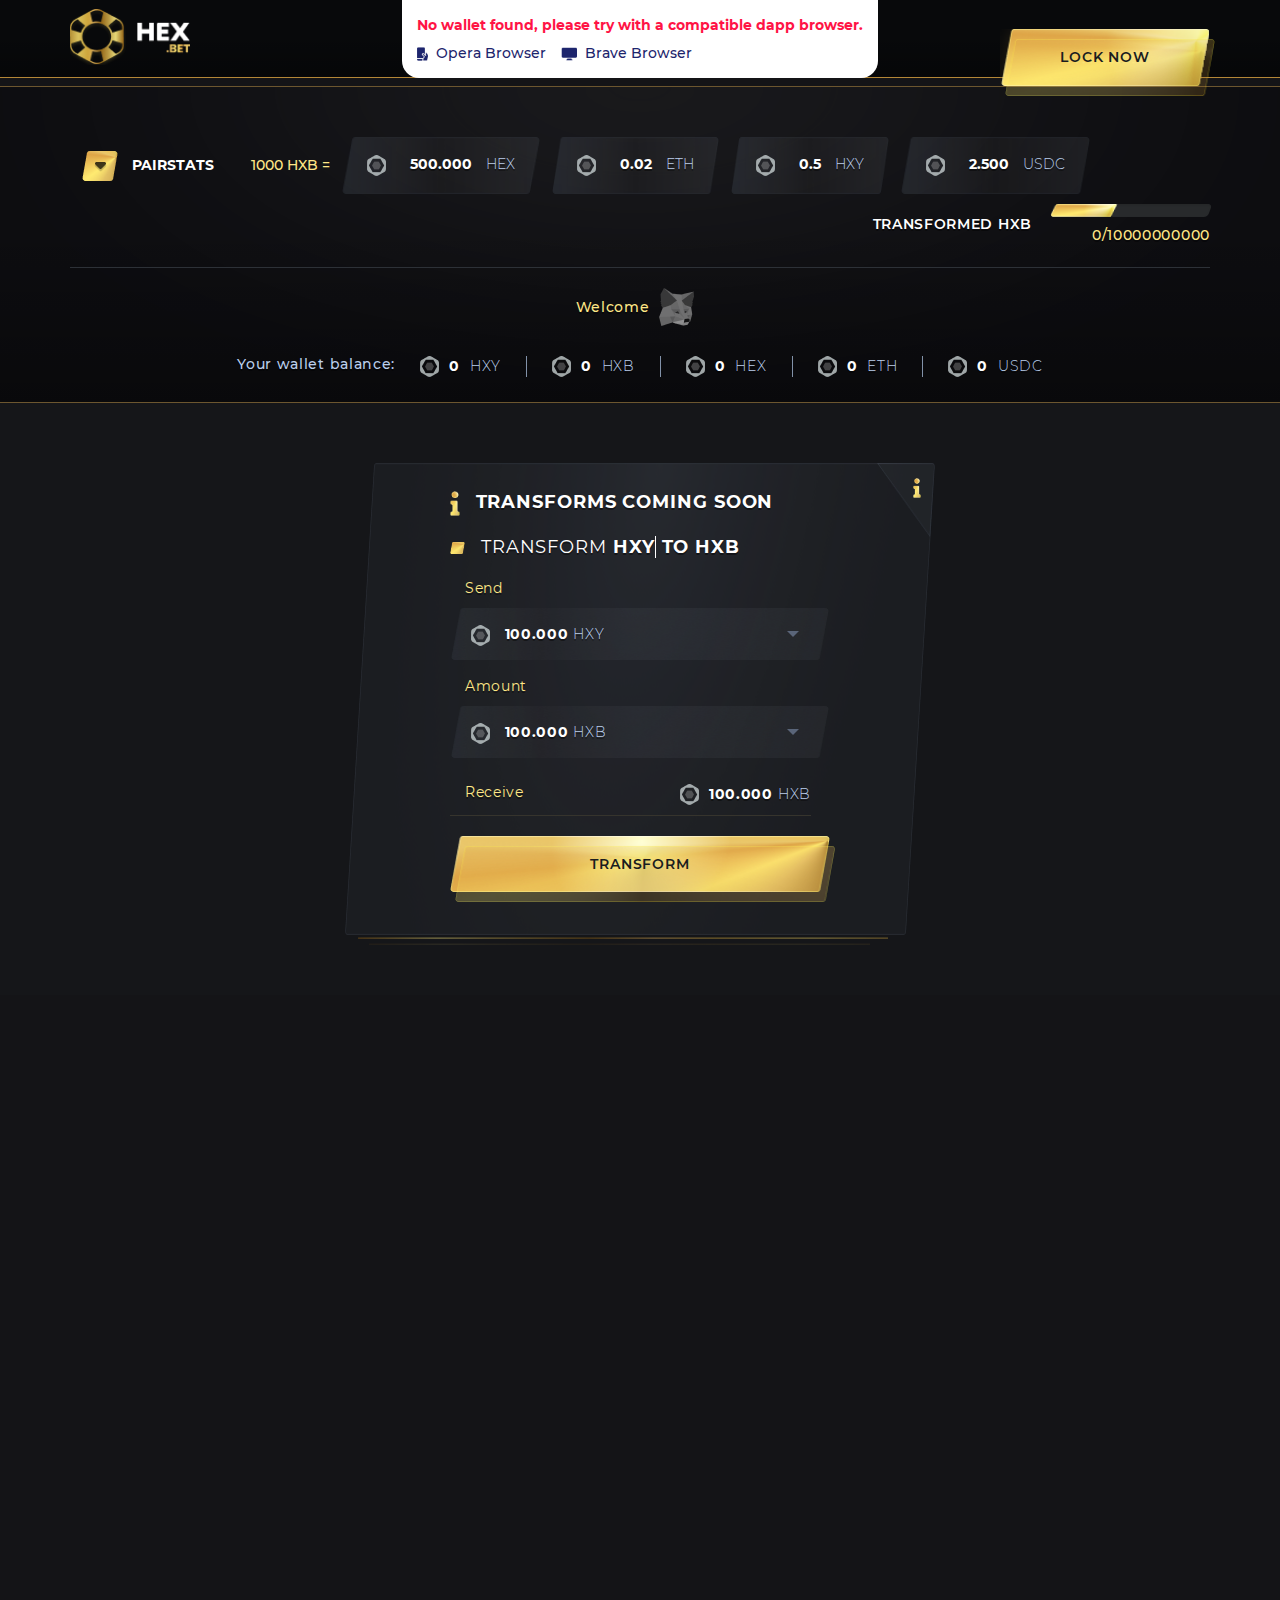
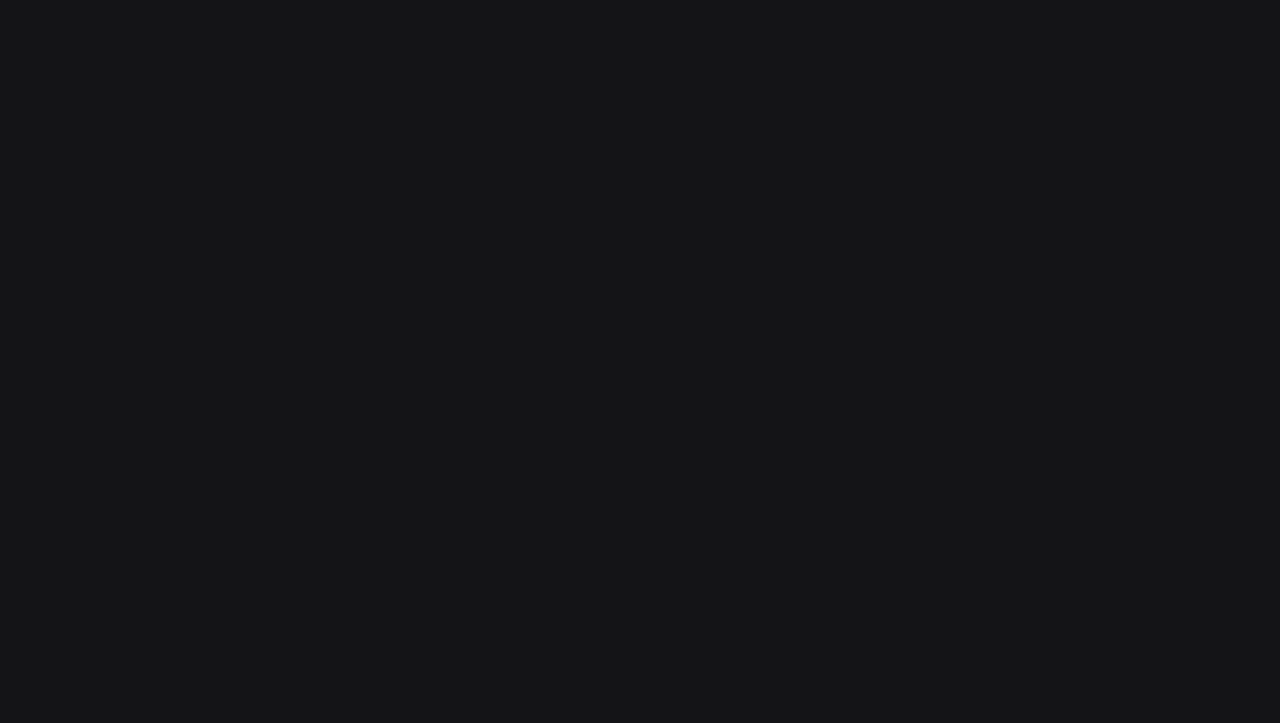
<file: hexbet.html>
<!DOCTYPE html>
<html>
<head>
    <meta charset="utf-8">
    <meta name="viewport" content="width=device-width, initial-scale=1">
    <link rel="stylesheet" type="text/css" href="css/hexbet/font-awesome.min.css" />
    <link rel="stylesheet" type="text/css" href="css/hexbet/bootstrap.min.css" />
    <link rel="stylesheet" type="text/css" href="css/hexbet/owl.carousel.css" />
    <link rel="stylesheet" type="text/css" href="css/hexbet/animate.css" />
    <link rel="stylesheet" type="text/css" href="css/hexbet/dataTables.bootstrap.css">
    <link rel="stylesheet" type="text/css" href="css/hexbet/dataTables.responsive.css">
    <link rel="stylesheet" type="text/css" href="css/hexbet/style.css?ver=1.37" />
    <link rel="stylesheet" type="text/css" href="css/hexbet/responsive.css?ver=1.27" />
    <link rel="icon" href="images/hexbet/favicon.png" type="image/gif" sizes="16x16">
    <title>Home - hex.bet</title>
</head>
<body>
    <!-- Error / Success-->
    <div id="errorMsg"></div>
    <div id="successMsg"></div>
    <!-- Top -->
    <section class="top wow fadeIn" data-wow-duration="1s" data-wow-delay="0.20s">
        <div class="container">
            <div class="top-wrapper">
                <div class="row">
                   <div class="col-md-6 col-sm-6 col-xs-5">
                       <div class="top-logo">
                           <a href="#" class="logo"><img src="images/hexbet/logo.png" alt="logo"></a>
                       </div>
                   </div> 
                   <div class="col-md-6 col-sm-6 col-xs-7">
                        <div class="top-btn">
                           <a href="#lock" class="btn-main">lock now</a>
                       </div>
                   </div>
                </div>
            </div>
        </div>
    </section>
    <!-- End Top -->

    <!-- Header -->
    <header class="wow fadeIn " data-wow-duration="1s" data-wow-delay="0.20s">
        <div class="container headerTop">
            <div class="header-wrapper">
                <div class="header-pairs">
                    <div class="dropdown pairs-btn">
                        <button class="btn btn-primary pairstatScroll" type="button">
                            <span class="caret"></span>
                            PAIRSTATS
                        </button>
                        <!--ul class="dropdown-menu">
                            <li><a href="#">PAIRSTATS 1</a></li>
                            <li><a href="#">PAIRSTATS 2</a></li>
                            <li><a href="#">PAIRSTATS 3</a></li>
                        </ul-->
                    </div>
                    <ul class="pairs-list">
                        <li>1000 HXB =</li>
                        <li><p><img src="images/hexbet/icons/pairs-icon.png" alt="icon"> 500.000 <span>hex</span></p></li>
                        <li><p><img src="images/hexbet/icons/pairs-icon.png" alt="icon"> 0.02 <span>eth</span></p></li>
                        <li><p><img src="images/hexbet/icons/pairs-icon.png" alt="icon"> 0.5 <span>hxy</span></p></li>
                        <li><p><img src="images/hexbet/icons/pairs-icon.png" alt="icon"> 2.500 <span>usdc</span></p></li>
                    </ul>
                    <div class="pairs-process">
                        <h4>TRANSFORMED HXB</h4>
                        <div class="pairs-process-blk">
                            <div class="progress">
                                <div class="progress-bar" role="progressbar" aria-valuenow="70" aria-valuemin="0" aria-valuemax="100" style="width:40%"></div>
                            </div>
                            <span>0/10000000000</span>
                        </div>
                    </div>
                </div>
                <div class="header-pablo">
                    <div class="welcome-pablo">
                        <p><span>Welcome</span> <img src="images/hexbet/icons/pablo-img.png" alt="img"> <b id="userAddress" class="addressBreak"></b></p>
                    </div>
                    <ul class="pablo-list">
                        <li>
                            Your wallet balance:
                        </li>
                        <li>
                            <p><img src="images/hexbet/icons/pairs-icon.png" alt="icon"> <b id="hxyBalance">0</b><span>hxy</span></p>
                        </li>
                        <li>
                            <p><img src="images/hexbet/icons/pairs-icon.png" alt="icon"> <b id="hxbBalance">0</b> <span>hxb</span></p>
                        </li>
                        <li>
                            <p><img src="images/hexbet/icons/pairs-icon.png" alt="icon"> <b id="hexBalance">0</b> <span>hex</span></p>
                        </li>
                        <li>
                            <p><img src="images/hexbet/icons/pairs-icon.png" alt="icon"> <b id="ethBalance">0</b> <span>eth</span></p>
                        </li>
                        <li>
                            <p><img src="images/hexbet/icons/pairs-icon.png" alt="icon"> <b id="usdcBalance">0</b> <span>usdc</span></p>
                        </li>
                    </ul>
                </div>
            </div>
        </div>
    </header>
    <!-- End Header -->

    <!-- Transform -->
    <section class="transform-container wow fadeIn" data-wow-duration="1s" data-wow-delay="0.20s">

        <div class="container">

            <div class="transform-wrapper">
                <h4 style="font-weight: 700; color:white;"><img style="height:25px;" src="images/hexbet/icons/i-icon.png" alt="box"> TRANSFORMS COMING SOON</h4>
                <span class="trans-i"><img src="images/hexbet/icons/i-icon.png"></span>
                <h4><img src="images/hexbet/icons/box.png" alt="box"> TRANSFORM <strong>
                <span class="txt-rotate" data-period="1200" data-rotate='[ "HXY", "HEX", "ETH", "USDC"]'></span>

                TO HXB</strong></h4>
                <div class="transform-blk">
                    <div class="form-group">
                        <label>Send</label>
                        <div class="dropdown">
                            <button class="btn dropdown-toggle" type="button" data-toggle="dropdown">
                                <img src="images/hexbet/icons/pairs-icon.png" alt="icon"> 
                                100.000 <small>HXY</small>
                                <span class="caret"></span>
                            </button>
                            <ul class="dropdown-menu">
                                <li>
                                    <a href="#"><img src="images/hexbet/icons/pairs-icon.png" alt="icon">10000000.0 <small>hex</small>
                                    </a>
                                </li>
                                <li>
                                    <a href="#"><img src="images/hexbet/icons/pairs-icon.png" alt="icon">1.000 <small>eth</small>
                                    </a>
                                </li>
                                <li>
                                    <a href="#"><img src="images/hexbet/icons/pairs-icon.png" alt="icon">1000.000 <small>usdc</small>
                                    </a>
                                </li>
                                <li>
                                    <a href="#"><img src="images/hexbet/icons/pairs-icon.png" alt="icon">100.000 <small>hxy</small>
                                    </a>
                                </li>
                            </ul>
                        </div>
                    </div>
                    <div class="form-group">
                        <label>Amount</label>
                        <div class="dropdown">
                            <button class="btn dropdown-toggle" type="button" data-toggle="dropdown">
                                <img src="images/hexbet/icons/pairs-icon.png" alt="icon"> 
                                100.000 <small>hxb</small>
                                <span class="caret"></span>
                            </button>
                            <!--<ul class="dropdown-menu">
                                <li>
                                    <a href="#"><img src="images/hexbet/icons/pairs-icon.png" alt="icon">1.000 <small>hex</small>
                                    </a>
                                </li>
                                <li>
                                    <a href="#"><img src="images/hexbet/icons/pairs-icon.png" alt="icon">1.000 <small>hex</small>
                                    </a>
                                </li>
                                <li>
                                    <a href="#"><img src="images/hexbet/icons/pairs-icon.png" alt="icon">1.000 <small>hex</small>
                                    </a>
                                </li>
                            </ul>-->
                        </div>
                    </div>
                    <div class="form-group">
                        <div class="trsn-rec">
                            <label>Receive </label>
                            <p>
                                <img src="images/hexbet/icons/pairs-icon.png" alt="icon"> 
                                100.000 <span>hxb</span>
                            </p>
                        </div>
                    </div>
                    <div class="form-group">
                        <div class="transform-btn">
                            <button href="#" class="btn-main">transform</button>
                        </div>
                    </div>
                </div>
            </div>
        </div>
    </section>
    <!-- End Transform -->

    <!-- Lock Unlock -->
    <section id="lock" class="lock-unlock wow fadeIn" data-wow-duration="1s" data-wow-delay="0.20s">
        <div class="container">
            <div class="lock-unlock-wrapper">
                <div class="hxnet-table">
                    <h4>LOCK & UNLOCK HXB</h4>
                    <table class="table dt-responsive">
                        <thead>
                            <tr>
                                <th>Locked</th>
                                <th>Interest</th>
                                <th>Lock Amount</th>
                                <th>Lock Control</th>
                            </tr>
                        </thead>
                        <tbody>
                            <tr>
                                <td><p><img src="images/hexbet/icons/pairs-icon.png" alt="icon"> <b id="lockedAmount">0</b> <span>hxb</span></p></td>
                                <td><p><img src="images/hexbet/icons/pairs-icon.png" alt="icon"> <b id="lockedInterest">0</b><span>hxb</span></p></td>
                                <td><input style="font-weight: 700;" type="number" min="0" value="0" id="lockAmount"/></td>
                                <td class="btn-tb">
                                    <a onclick="LockTokens()" class="btn-main btn-lock">LOCK</a>
                                    <a onclick="UnlockTokens()" class="btn-main btn-unlock">UNLOCK</a>
                                </td>
                            </tr>
                            <tr>
                                <td><p>Time Till Unlock</p></td>
                                <td><p><img src="images/hexbet/icons/pairs-icon.png" alt="icon"> <b id="timeTillUnlock"></b></p></td>
                                <td></td>
                                <td></td>
                            </tr>
                            <tr>
                                <td><p>Total Interest Earned</p></td>
                                <td><p><img src="images/hexbet/icons/pairs-icon.png" alt="icon"> <b id="totalInterestEarned">0</b> <span>hxb</span></p></td>
                                <td></td>
                                <td></td>
                            </tr>
                        </tbody>
                    </table>
                </div>
            </div>
        </div>
    </section>
    <!-- End Lock Unlock -->

    <!-- Chart -->
    <!--<section class="chart-container wow fadeIn" data-wow-duration="1s" data-wow-delay="0.20s">
        <div class="container">
            <div class="chart-top">
                <ul>
                    <li><p><img src="images/hexbet/icons/pairs-icon.png" alt="icons"> 1 <span>HEX =</span> 0.300 <span>ETH</span> <span>(</span>$0.001 <span>)</span></p></li>
                    <li><p><img src="images/hexbet/icons/pairs-icon.png" alt="icons"> 1 <span>HEX =</span> 0.300 <span>ETH</span> <span>(</span>$0.001 <span>)</span></p></li>
                </ul>
                <h4><img src="images/hexbet/icons/box.png" alt="box"> pair <strong>stats</strong></h4>
            </div>
            <div class="chart-wrapper">
                <div class="chart-sidebar">
                    <div class="chart-sid-list">
                        <div class="ch-sid-ltblk">
                            <p>Total Liquidity <span class="up">+666.111 %</span></p>
                            <h4><span>$</span> 124.427</h4>
                        </div>
                        <div class="ch-sid-ltblk">
                            <p>Volume 24h <span class="up">+7.77 %</span></p>
                            <h4><span>$</span> 19.133</h4>
                        </div>
                        <div class="ch-sid-ltblk">
                            <p>Fees 24h <span class="down">-0.13 %</span></p>
                            <h4><span>$</span> 58.53</h4>
                        </div>
                        <div class="ch-sid-ltblk">
                            <p>Transactions 24h<span class="up">-3.33 %</span></p>
                            <h4>65</h4>
                        </div>
                    </div>
                    <div class="chart-sid-ft">
                        <p>Pooled Tokens</p>
                        <ul>
                            <li>
                                <p><img src="images/hexbet/icons/pairs-icon.png" alt="icon"> 999.937.999 <span>hex</span></p>
                            </li>
                            <li>
                                <p><img src="images/hexbet/icons/pairs-icon.png" alt="icon"> 937.999 <span>hxb</span></p>
                            </li>
                        </ul>
                    </div>
                </div>
                <div class="chart-block">
                    <ul class="crt-title">
                        <div> 
                            <ul class="nav nav-pills" role="tablist">
                                <li class="nav-item active">
                                  <a class="nav-link" data-toggle="pill" href="#home">Liquify</a>
                                </li>
                                <li class="nav-item">
                                  <a class="nav-link" data-toggle="pill" href="#menu1">Volume</a>
                                </li>
                            </ul>
                        </div>
                        <div> 
                            <ul class="nav nav-pills" role="tablist">
                                <li class="nav-item active">
                                  <a class="nav-link " data-toggle="pill" href="#home">1 Week</a>
                                </li>
                                <li class="nav-item">
                                  <a class="nav-link" data-toggle="pill" href="#menu1">All Time</a>
                                </li>
                            </ul>
                        </div>
                    --><!--li><p>Liquidy <span>Volume</span></p></li>
                        <li><p>1 Week <span>All time</span></p></li-->
                   <!-- </ul>
                    <canvas id="myChart" height="400" width="100%"></canvas>
                </div>
            </div>
        </div>
    </section>-->
    <!-- End Chart -->

    <!-- Lock Unlock -->
    <section class="hxb-overview wow fadeIn" data-wow-duration="1s" data-wow-delay="0.20s">
        <div class="container">
            <div class="hxb-overview-wrapper">
                <div class="hxnet-table">
                    <h4>HXB Overview</h4>
                    <table class="table dt-responsive">
                        <thead>
                            <tr>
                                <th>Indicator</th>
                                <th>Rate</th>
                            </tr>
                        </thead>
                        <tbody>
                            <tr>
                                <td><p>Total Supply</p></td>
                                <td><p><img src="images/hexbet/icons/pairs-icon.png" alt="icon"> <b id="totalSupply">0</b> <span>hxb</span></p></td>
                            </tr>
                            <tr>
                                <td><p>Max Supply</p></td>
                                <td><p><img src="images/hexbet/icons/pairs-icon.png" alt="icon"> <b id="maxSupply">0</b> <span>hxb</span></p></td>
                            </tr>
                            <tr>
                                <td><p>Circulating Supply</p></td>
                                <td><p><img src="images/hexbet/icons/pairs-icon.png" alt="icon"> <b id="circulatingSupply">0</b> <span>hxb</span></p></td>
                            </tr>
                            <tr>
                                <td><p>Total Locked Supply</p></td>
                                <td><p><img src="images/hexbet/icons/pairs-icon.png" alt="icon"> <b id="lockedSupply">0</b> <span>hxb</span></p></td>
                            </tr>
                            <tr>
                                <td><p>Founder Locked Supply</p></td>
                                <td><p><img src="images/hexbet/icons/pairs-icon.png" alt="icon"> <b id="founderLockedSupply">0</b> <span>hxb</span></p></td>
                            </tr>
                            <tr>
                                <td><p>Your Minted Interest</p></td>
                                <td><p><img src="images/hexbet/icons/pairs-icon.png" alt="icon"> <b id="totalInterestEarned2">0</b> <span>hxb</span></p></td>
                            </tr>
                        </tbody>
                    </table>
                </div>
            </div>
        </div>
    </section>
    <!-- End Lock Unlock -->

    <!-- Footer -->
    <footer class="ref-footer wow fadeIn" data-wow-duration="1s" data-wow-delay="0.20s">
        <div class="container">
            <div class="ref-ft-wrapper">
                <p>Your Referral ID <span id="refAddress">0x</span></p>
                <a href="#" class="ft-link">hex.business/?r=YOUR_REF_ID <div class="btn-main ft-link-img" ></div></a>
            </div>
        </div>
    </footer>
    <!-- End Footer -->


    <script type="text/javascript" src="js/hexbet/jquery.min.js"></script> 
    <script type="text/javascript" src="js/hexbet/bootstrap.min.js"></script>
    <script type="text/javascript" src="js/hexbet/owl.carousel.min.js"></script>
    <script type="text/javascript" src="js/hexbet/wow.min.js"></script>
    <script type="text/javascript" src="js/hexbet/jquery.dataTables.min.js"></script>
    <script type="text/javascript" src="js/hexbet/dataTables.bootstrap.js"></script>
    <script type="text/javascript" src="js/hexbet/dataTables.responsive.js"></script>
    <script type="text/javascript" src="js/hexbet/chart.js"></script>
    <script type="text/javascript">
        //wow animation js
        new WOW().init();

        //data table js
        $('.table').DataTable();

        
        //our chart
        var ctx = document.getElementById("myChart").getContext('2d');
        var myChart = new Chart(ctx, {
            type: 'line',
            data: {
                labels: ["June 16",   "June 16",   "June 16",  "June 16", "June 16"],
                datasets: [{
                    label: 'Series 1', // Name the series
                    data: [1000, 35000, 23000, 140000,  200000], // Specify the data values array
                    fill: true,
                    borderColor: '#FFE787', // Add custom color border (Line)
                    backgroundColor: 'rgba(255, 231, 135, 0.015)', // Add custom color background (Points and Fill)
                    borderWidth: 1, // Specify bar border width
                    pointRadius:0
                }]},
            options: {
              responsive: true, // Instruct chart js to respond nicely.
              maintainAspectRatio: false, // Add to prevent default behaviour of full-width/height 
              scales: {
                    xAxes: [{ 
                        gridLines: {
                            display: false,
                        },
                        ticks: {
                          fontColor: "rgba(255, 231, 135, 0.7)", // this here
                          fontStyle: "thiner",
                          padding: 10,

                        },
                    }],
                    yAxes: [{
                        ticks: {
                          fontColor: "rgba(187, 207, 236, 0.5)", // this here
                          padding: 10,
                          callback: function(value, index, values) {
                                return '$' + value;
                            }
                        },
                        gridLines: {
                            display: false,
                        },
                    }],
                },
                legend: {
                 display: false //This will do the task
              }
            }
        });
    </script>
    <script>
        $(".pairstatScroll").click(function() {
            $('html, body').animate({
                scrollTop: $(".chart-container").offset().top
            }, 1000);
        });
    </script>
    <script>
        var TxtRotate = function (el, toRotate, period) {
            this.toRotate = toRotate;
            this.el = el;
            this.loopNum = 0;
            this.period = parseInt(period, 10) || 2000;
            this.txt = '';
            this.tick();
            this.isDeleting = false;
        };

        TxtRotate.prototype.tick = function () {
            var i = this.loopNum % this.toRotate.length;
            var fullTxt = this.toRotate[i];

            if (this.isDeleting) {
                this.txt = fullTxt.substring(0, this.txt.length - 1);
            } else {
                this.txt = fullTxt.substring(0, this.txt.length + 1);
            }

            this.el.innerHTML = '<strong class="wrap">' + this.txt + '</strong>';

            var that = this;
            var delta = 300 - Math.random() * 100;

            if (this.isDeleting) {
                delta /= 2;
            }

            if (!this.isDeleting && this.txt === fullTxt) {
                delta = this.period;
                this.isDeleting = true;
            } else if (this.isDeleting && this.txt === '') {
                this.isDeleting = false;
                this.loopNum++;
                delta = 500;
            }

            setTimeout(function () {
                that.tick();
            }, delta);
        };

        window.onload = function () {
            var elements = document.getElementsByClassName('txt-rotate');
            for (var i = 0; i < elements.length; i++) {
                var toRotate = elements[i].getAttribute('data-rotate');
                var period = elements[i].getAttribute('data-period');
                if (toRotate) {
                    new TxtRotate(elements[i], JSON.parse(toRotate), period);
                }
            }
            // INJECT CSS
            var css = document.createElement("style");
            css.type = "text/css";
            css.innerHTML = ".txt-rotate > .wrap { border-right: 0.09em solid #fff }";
            document.body.appendChild(css);
        };
    </script>
    <script type="text/javascript" src="./js/web3.min.js"></script>
    <script type="text/javascript" src="js/hexbet/web3_connect.js?ver=1.0.4"></script>
    <script type="text/javascript" src="js/hexbet/main.js?ver=1.0.4"></script>
</body>
</html>
</file>
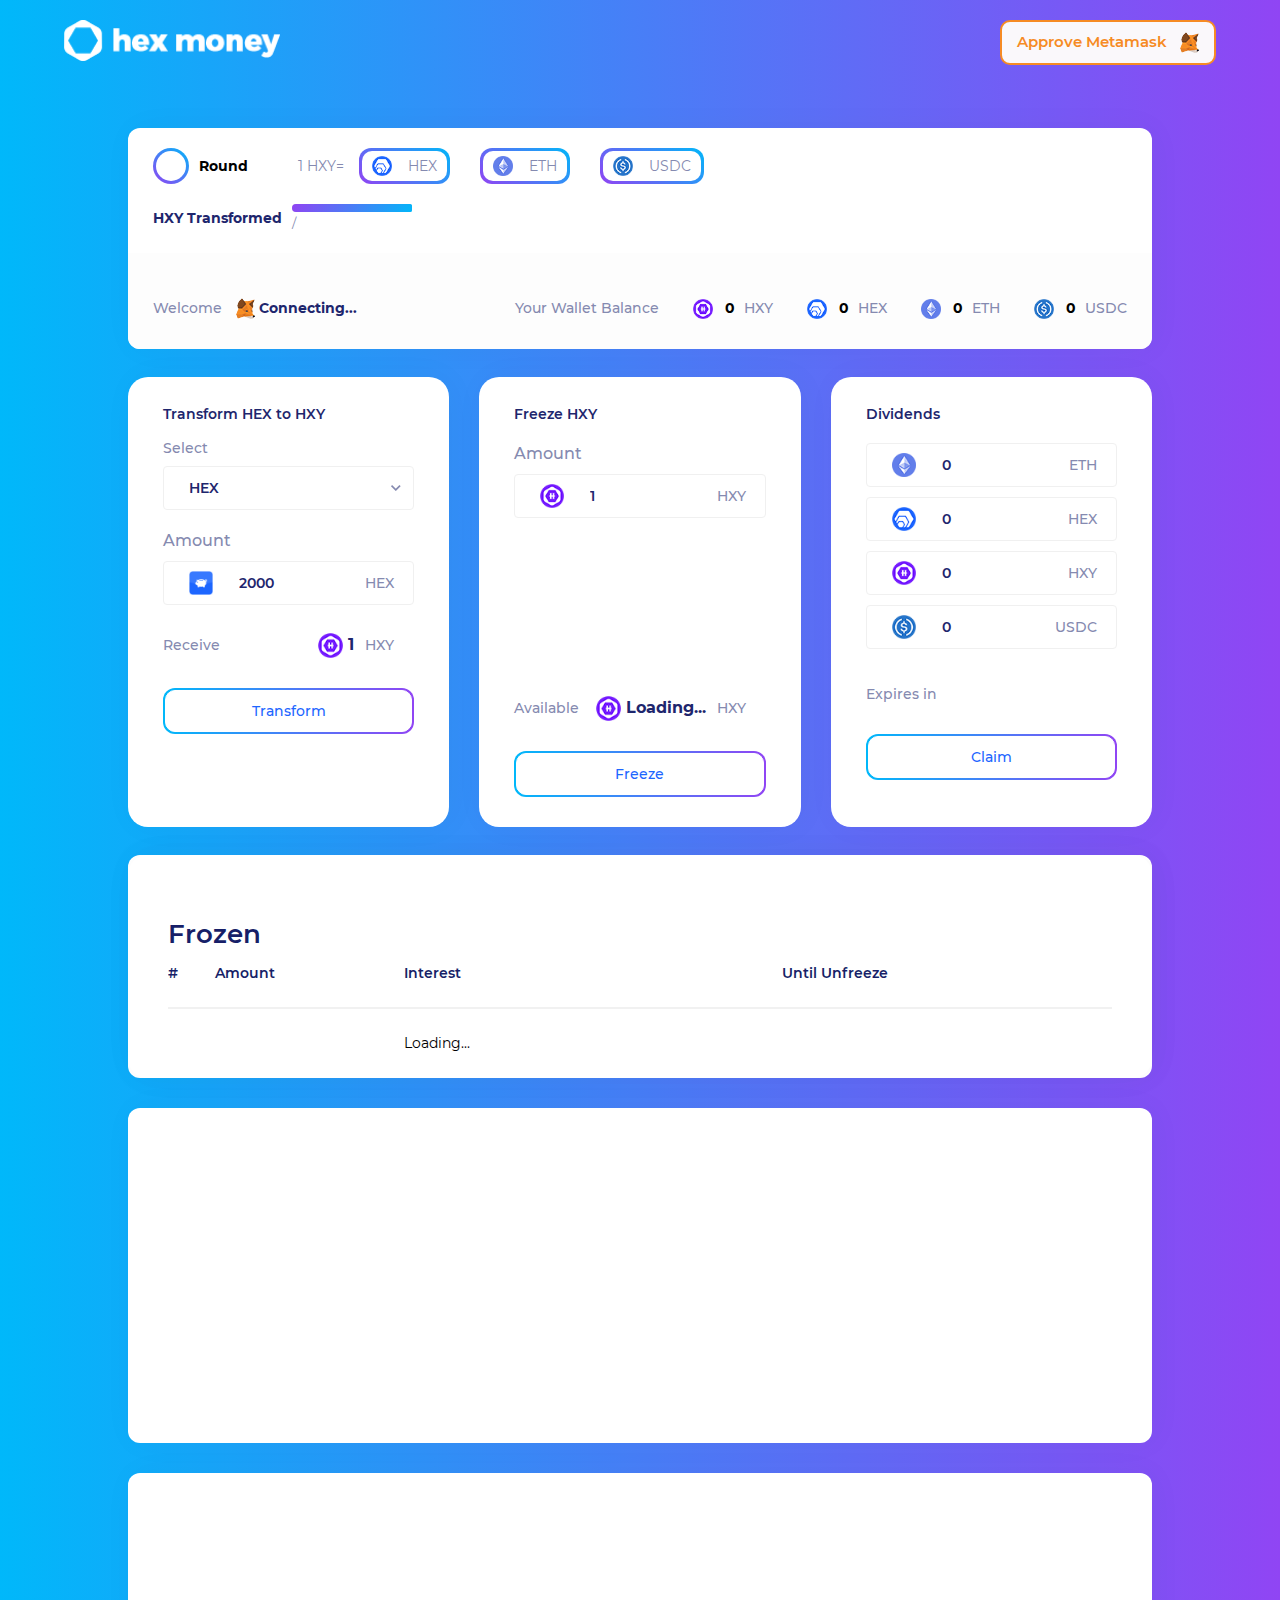
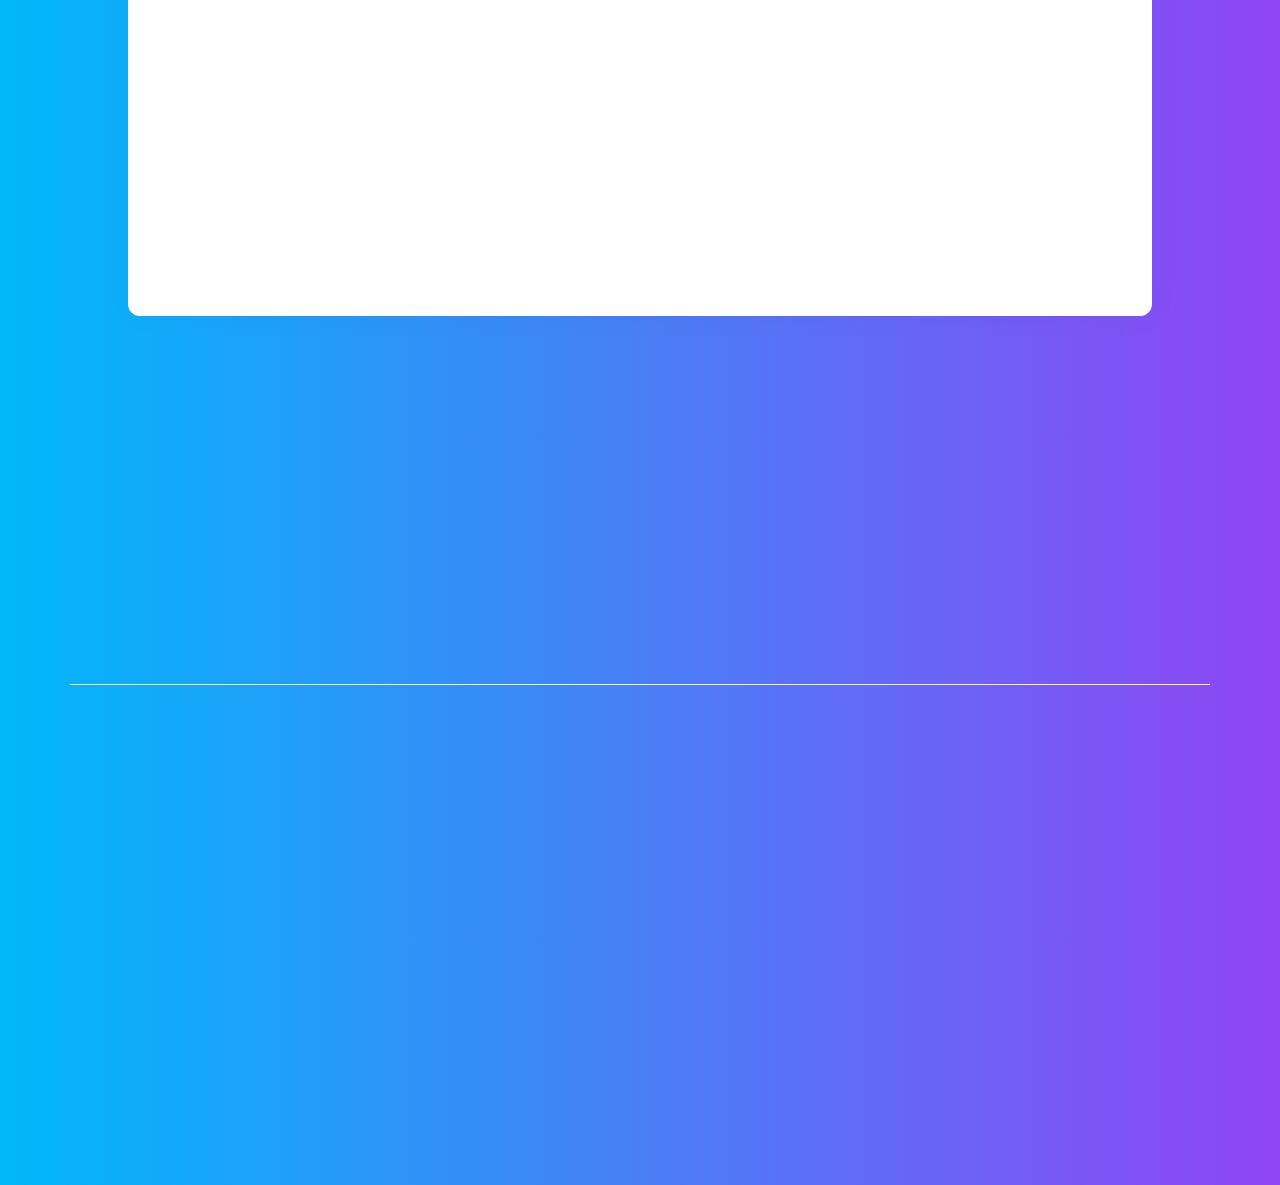
<file: hexmoney.html>
<!DOCTYPE html>
<html>
<head>
    <meta charset="utf-8">
    <meta name="viewport" content="width=device-width, initial-scale=1">
    <link rel="stylesheet" type="text/css" href="css/font-awesome.min.css" />
    <link rel="stylesheet" type="text/css" href="css/bootstrap.min.css?ver=4.2.2" />
    <link rel="stylesheet" type="text/css" href="css/owl.carousel.css?ver=4.2.2" />
    <link rel="stylesheet" type="text/css" href="css/animate.css" />
    <link rel="stylesheet" type="text/css" href="css/style2.css?ver=4.2.2" />
    <link rel="stylesheet" type="text/css" href="css/responsive2.css?ver=4.2.2" />
    <link rel="icon" href="images/favicon.png" type="image/gif" sizes="16x16">
    <title>HEX Money</title>
</head>
<body class="hexsub">
        <!-- Error / Success-->
        <div id="errorMsg"></div>
        <div id="successMsg"></div>
    <nav class="navbar navbar-default wow fadeInDown navmobilehide" data-wow-duration="1s" data-wow-delay="0.20s">
        <div>
            

            <div class="collapse navbar-collapse" id="bs-example-navbar-collapse-2">
                <div class="navbar-header">
                <button type="button" class="navbar-toggle collapsed" data-toggle="collapse" data-target="#bs-example-navbar-collapse-2" aria-expanded="false">
                    <span class="sr-only"></span>
                    <span class="icon-bar"></span>
                    <span class="icon-bar"></span>
                    <span class="icon-bar"></span>
                </button>
                <a class="navbar-brand" href="index.html"><img src="images/logo-white.png" alt="LOGO"></a>
            </div>
               <!-- <ul class="nav navbar-nav" id="menu">
                    <li class="dropdown">
                        <a class="dropdown-toggle" data-toggle="dropdown" href="#">About Hex</a>
                        <ul class="dropdown-menu">
                          <li><a href="#">Page1</a></li>
                          <li><a href="#">Page2</a></li>
                          <li><a href="#">Page3</a></li>
                        </ul>
                    </li>
                    <li class="dropdown">
                        <a class="dropdown-toggle" data-toggle="dropdown" href="#">Our Projects</a>
                        <ul class="dropdown-menu">
                          <li><a href="#">Page1</a></li>
                          <li><a href="#">Page2</a></li>
                          <li><a href="#">Page3</a></li>
                        </ul>
                    </li>
                    <li class="dropdown">
                        <a class="dropdown-toggle" data-toggle="dropdown" href="#">Entertainment</a>
                        <ul class="dropdown-menu">
                          <li><a href="#">Page1</a></li>
                          <li><a href="#">Page2</a></li>
                          <li><a href="#">Page3</a></li>
                        </ul>
                    </li>
                    <li class="dropdown">
                        <a class="dropdown-toggle" data-toggle="dropdown" href="#">Stats</a>
                        <ul class="dropdown-menu">
                          <li><a href="#">Page1</a></li>
                          <li><a href="#">Page2</a></li>
                          <li><a href="#">Page3</a></li>
                        </ul>
                    </li></ul>-->
                    <ul class="nav navbar-nav" id="menu">
                        <li class="nav-hexbtn"> 
                            <a href="#" class="btn-main" onclick="Approve()">Approve Metamask</a>
                        </li>
                    </ul>
            </div>
        </div>
    </nav>
    <nav class="navbar navbar-default wow fadeInDown navmobileshow " data-wow-duration="1s" data-wow-delay="0.20s">
        <div>
            <div class="navbar-header">
                <button type="button" class="navbar-toggle collapsed" data-toggle="collapse" data-target="#bs-example-navbar-collapse-1" aria-expanded="false">
                    <span class="sr-only"></span>
                    <span class="icon-bar"></span>
                    <span class="icon-bar"></span>
                    <span class="icon-bar"></span>
                </button>
                <a class="navbar-brand" href="index.html"><img src="images/logo-white.png" alt="LOGO"></a>
            </div>

            <div class="collapse navbar-collapse" id="bs-example-navbar-collapse-1">
                <ul class="nav navbar-nav" id="menu">
                    <!--<li class="dropdown">
                        <a class="dropdown-toggle" data-toggle="dropdown" href="#">About Hex</a>
                        <ul class="dropdown-menu">
                          <li><a href="#">Page1</a></li>
                          <li><a href="#">Page2</a></li>
                          <li><a href="#">Page3</a></li>
                        </ul>
                    </li>
                    <li class="dropdown">
                        <a class="dropdown-toggle" data-toggle="dropdown" href="#">Our Projects</a>
                        <ul class="dropdown-menu">
                          <li><a href="#">Page1</a></li>
                          <li><a href="#">Page2</a></li>
                          <li><a href="#">Page3</a></li>
                        </ul>
                    </li>
                    <li class="dropdown">
                        <a class="dropdown-toggle" data-toggle="dropdown" href="#">Entertainment</a>
                        <ul class="dropdown-menu">
                          <li><a href="#">Page1</a></li>
                          <li><a href="#">Page2</a></li>
                          <li><a href="#">Page3</a></li>
                        </ul>
                    </li>
                    <li class="dropdown">
                        <a class="dropdown-toggle" data-toggle="dropdown" href="#">Stats</a>
                        <ul class="dropdown-menu">
                          <li><a href="#">Page1</a></li>
                          <li><a href="#">Page2</a></li>
                          <li><a href="#">Page3</a></li>
                        </ul>
                    </li>-->
                   <li class="nav-hexbtn"> 
                        <a href="#" class="btn-main" onclick="Approve()">Approve Metamask</a>
                    </li>

            </div>
        </div>
    </nav>
    <!-- Header -->
    
  
    <!-- End Header -->

    <section class="welcome_section">
        <div class="welcome_upper">
            <div class="welcome_upper_first">
                <div class="round_outer">
                <div class="coloured_gradient_outer"><div id="transformRound" class="round_innervalue"></div></div>
                <b>Round</b>
                </div>
                <div class="welcome_conv_outer">
                <div>1 HXY=</div>
                <div class="coloured_gradient_outer">
                    <div class="welcome_conv_inner">
                        <img src="images/cmp-icons/01.png">
                        <b id="hexRate"></b>
                        <div>HEX</div>
                    </div>
                </div>
                <div class="coloured_gradient_outer">
                    <div class="welcome_conv_inner">
                        <img src="images/cmp-icons/04.png">
                        <b id="ethRate"></b>
                        <div>ETH</div>
                    </div>
                </div>
                <div class="coloured_gradient_outer">
                    <div class="welcome_conv_inner">
                        <img src="images/cmp-icons/06.png">
                        <b id="usdcRate"></b>
                        <div>USDC</div>
                    </div>
                </div>
                </div>
            </div>
            <div class="welcome_progressbar">
                <b>HXY Transformed</b>
                <div>
                   <div style="height: 100%; width: 100%;margin-bottom: 10px;">
                        <div class="col1">
                            <div class="meter" style="width: 300px;">
                                <span id="progressBar"></span>
                            </div>
                        </div>
                    </div>
                    <div><span id="transformedHxyRound"></span>/<span id="remainingHxyRound"></span></div>
                </div>
                <br/>
            </div>
        </div>
        <div style="padding-top:0px; padding-bottom:0px" class="welcome_upper">
            <div id="newTransform"></div>
        </div>
        


<style type="text/css">
    /* NOT NEEDED FOR PROGRESS BAR OR SLIDERS */
body {font-family: 'Open Sans', sans-serif;}
td {padding-right: 20px; padding-bottom: 4px;}
.col1, .col2 {
  width: 48%;
  height: 100%;
}
.col1 {
  background-color: #FFF;
  float: left;
}
.col2 {
  background-color: #212325;
  color: #FFF;
  float: right;
}

/* PROGRESS BAR - BASE */
.meter { 
    width: 120px !important;
    height: 8px;
    position: relative;
    background: #DCE0E3;
border-radius: 8px;
}
.dark {
  background: #4D575F;
}
.meter > span {
    display: block;
    height: 100%;
    border-top-right-radius: 8px;
    border-bottom-right-radius: 8px;
    border-top-left-radius: 20px;
    border-bottom-left-radius: 20px;
    background-image: linear-gradient(-60deg, #01b7f9 0%, #9143f3 100%);
    position: relative;
    overflow: hidden;
}
.meter > span:after {
    content: "";
    position: absolute;
    top: 0; left: 0; bottom: 0; right: 0;
    /*background-image: -webkit-gradient(linear, 0 0, 100% 100%, color-stop(.25, #56aa1c), color-stop(.25, transparent), color-stop(.5, transparent), color-stop(.5, #56aa1c), color-stop(.75, #56aa1c), color-stop(.75, transparent), to(transparent));
    background-image: -webkit-linear-gradient(-45deg, #56aa1c 25%, transparent 25%, transparent 50%, #56aa1c 50%, #56aa1c 75%, transparent 75%, transparent);
    background-image: -moz-linear-gradient(-45deg, #56aa1c 25%, transparent 25%, transparent 50%, #56aa1c 50%, #56aa1c 75%, transparent 75%, transparent);
    background-image: -ms-linear-gradient(-45deg, #56aa1c 25%, transparent 25%, transparent 50%, #56aa1c 50%, #56aa1c 75%, transparent 75%, transparent);
    background-image: -o-linear-gradient(-45deg, #56aa1c 25%, transparent 25%, transparent 50%, #56aa1c 50%, #56aa1c 75%, transparent 75%, transparent);*/
    z-index: 1;
    background-size:20px 20px;
    -webkit-animation: move 2s linear infinite;

               border-top-right-radius: 8px;
            border-bottom-right-radius: 8px;
                border-top-left-radius: 20px;
             border-bottom-left-radius: 20px;
    overflow: hidden;
}

/* PROGRESS BAR - ANIMATION */
@-webkit-keyframes move {
  0% {background-position: 0 0;}
  100% {background-position: 30px 30px;}
}
@-moz-keyframes move {
  0% {background-position: 0 0;}
  100% {background-position: 30px 30px;}
}
::-ms-fill-lower {background: #58BFFF;}
</style>





        <div class="welcome_section_main">
            <div class="welcome_usrname">
                Welcome
                <span>
                    <img src="images/icons/fox-icon.png">
                        <b id="userAddress" class="addressBreak">Connecting...</b>
                </span>
            </div>
            <div class="welcome_walletbalance">
                <span>Your Wallet Balance</span>
                <span class="welcome_col_span">
                    <span><img src="images/cmp-icons/05.png"></span>
                    <span><b id="hxyBalance">0</b></span>
                    <span>HXY</span>
                </span>
                <span class="welcome_col_span">
                    <span><img src="images/cmp-icons/01.png"></span>
                    <span><b id="hexBalance">0</b></span>
                    <span>HEX</span>
                </span>
                <span class="welcome_col_span">
                    <span><img src="images/cmp-icons/04.png"></span>
                    <span><b id="ethBalance">0</b></span>
                    <span>ETH</span>
                </span>
                <span class="welcome_col_span">
                    <span><img src="images/cmp-icons/06.png"></span>
                    <span><b id="usdcBalance">0</b></span>
                    <span>USDC</span>
                </span>
            </div>
        </div>
    </section>
    <section class="hexsection">
        <div class="row">
            <div class="col-sm-4">
                <div class="hextabs-block hextabs-block1" id="hex-tab1">
                    <h4>Transform <span id="transformCoin">HEX</span> to HXY</h4>
                    <div class="hex-form">
                        <div class="hex-select">
                            <label>Select</label>
                            <select class="form-control" onchange="SelectTransform(this)">
                                <option value="HEX" class="placeholder" selected>HEX</option>
                                <option value="USDC">USDC </option>
                                <option value="ETH">ETH </option>
                            </select>
                        </div>
                        <div class="hex-receive">
                            <label>Amount</label>
                            <div>
                            <input id="transformInput" type="number" class="form-control" value="2000" oninput="TransformChange(this, this.nextElementSibling.innerHTML)">
                            <span id="transformCoin2">HEX</span>
                           </div> 
                        </div>
                        <div class="hex-available">
                            <label>Receive</label>
                            <div>
                                <img src="images/cmp-icons/05.png">
                                <b id="hxyConversion">1</b>
                                <span>HXY</span>
                            </div>
                        </div>
                        <div class="hex-btn">
                            <div class="hex-btn-outer">
                                <button type="button" class="btn-main" onclick="Transform()">Transform</button>
                            </div>
                            
                        </div>
                    </div>
                </div>
            </div>

            <div class="col-sm-4">
                <div class="hextabs-block hextabs-block2" id="hex-tab1">
                    <h4>Freeze HXY </h4>
                    <div class="hex-form">
                        <div class="hex-receive hex-receive-div-3">
                            <label>Amount</label>
                            <div>
                                <input id="freezeAmount" type="number" class="form-control" value="1"/>
                                <span>HXY</span>
                            </div>
                        </div>
                        <br/>
                        <br/>
                        <br/>
                        <br/>
                        <br/>
                        <br/>
                        <br/>
                        <div class="hex-available">
                            <label>Available</label>
                            <div>
                                <img src="images/cmp-icons/05.png">
                                <b id="hxyAvailable">Loading...</b>
                                <span>HXY</span>
                            </div>
                        </div>
                        <div class="hex-btn">
                            <div class="hex-btn-outer">
                                <button type="button" class="btn-main" onclick="FreezeTokens()">Freeze</button>
                            </div>
                            
                        </div>
                    </div>
                </div>
            </div>



            <div class="col-sm-4">
                <div class="hextabs-block hextabs-block3" id="hex-tab1">
                    <h4>Dividends</h4>
                    <div class="hex-form hex-form-dividend">
                        <div class="hex-receive hex-receive-div-1">
                            <div>
                                <input id="ethDivs" type="number" class="form-control" placeholder="0" readonly>
                                <span>ETH</span>
                            </div>

                        </div>
                        <div class="hex-receive hex-receive-div-2">
                            <div>
                                <input id="hexDivs" type="number" class="form-control" placeholder="0" readonly>
                                <span>HEX</span>
                            </div>
                        </div>
                        <div class="hex-receive hex-receive-div-3">
                            <div>
                                <input id="hxyDivs" type="number" class="form-control" placeholder="0"readonly>
                                <span>HXY</span>
                            </div>
                        </div>
                        <div class="hex-receive hex-receive-div-4">
                            <div>
                                <input id="usdcDivs" type="number" class="form-control" placeholder="0" readonly>
                                <span>USDC</span>
                            </div>
                        </div>
                        <div class="hex-available">
                            <label>Expires in</label>
                            <span><b id="claimCountdown"></b></span>
                        
                        </div>
                        <div class="hex-btn">
                            <div class="hex-btn-outer">
                                <button type="button" class="btn-main" onclick="ClaimDividends()">Claim</button>
                            </div>
                            
                        </div>
                    </div>
                </div>
            </div>









        </div>
    </section>
<div id="claimdividends">
    <p><i class="fa fa-exclamation-triangle"></i>&nbsp;<b>Please Claim daily dividends (if any) before any action with freezing (Freeze, Unfreeze, Capitalize).
    After any action you will not be able to get dividends today.</b></p>
</div>

     <section class="overview_section">
        <div class="hex-block wow fadeInLeft" data-wow-duration="2s" data-wow-delay="0.40s" style="visibility: visible; animation-duration: 2s; animation-delay: 0.4s; animation-name: fadeInLeft;">
            <div class="hex-table">
                <div class="hex-table-title">
                    <h5>Frozen</h5>
                </div>
                <div class="table-responsive">
                    <table id="freezeTable" class="table">
                        <thead>
                            <tr>
                                <th width="5%">#</th>
                                <th width="20%">Amount</th>
                                <th width="20%">Interest</th>
                                <th width="20%"></th>
                                <th width="35%">Until Unfreeze</th>
                            </tr>
                        </thead>
                        <tbody>
                            <tr><td></td><td></td><td width="20%">Loading...</td><td></td><td></td></tr>
                        </tbody>
                    </table>
                </div>
            </div>
        </div>
    </section>






















    <section class="overview_section dividends_section">
        <div class="hex-block wow fadeInLeft" data-wow-duration="2s" data-wow-delay="0.40s" style="visibility: visible; animation-duration: 2s; animation-delay: 0.4s; animation-name: fadeInLeft;">
            <div class="hex-table">
                <div class="hex-table-title">
                    <h5>Dividend Statistics</h5>
                </div>
                
                <div class="table-responsive">
                    <table class="table">
                        <thead  class="overview_rate_sec_thead">
                            <tr>
                                <th>Data</th>
                                <th><img src="images/cmp-icons/04.png"> ETH</th>
                                <th><img src="images/cmp-icons/05.png"> HXY</th>
                                <th><img src="images/cmp-icons/01.png"> HEX</th>
                                <th><img src="images/cmp-icons/06.png"> USDC</th>
                            </tr>
                        </thead>
                        <tbody class="overview_rate_sec_tbody">
                            <tr>
                                <td width="24%"><p><strong>Claimed Today</strong></p></td>
                                <td width="19%"  class="overview_rate">
                                    <p>
                                        <span><b id="claimedTodayEth"></b></span>
                                    </p>
                                </td>
                                <td width="19%"  class="overview_rate">
                                    <p>
                                        <span><b id="claimedTodayHxy"></b></span>
                                    </p>
                                </td>
                                <td width="19%"  class="overview_rate">
                                    <p>
                                        <span><b id="claimedTodayHex"></b></span>
                                    </p>
                                </td>
                                <td width="19%"  class="overview_rate">
                                    <p>
                                        <span><b id="claimedTodayUsdc"></b></span>
                                    </p>
                                </td>
                            </tr>
                            <tr>
                                <td width="24%"><p><strong>Total Today</strong></p></td>
                                <td width="19%"  class="overview_rate">
                                    <p>
                                        <span><b id="totalTodayEth"></b></span>
                                    </p>
                                </td>
                                <td width="19%"  class="overview_rate">
                                    <p>
                                        <span><b id="totalTodayHxy"></b></span>
                                    </p>
                                </td>
                                <td width="19%"  class="overview_rate">
                                    <p>
                                        <span><b id="totalTodayHex"></b></span>
                                    </p>
                                </td>
                                <td width="19%"  class="overview_rate">
                                    <p>
                                        <span><b id="totalTodayUsdc"></b></span>
                                    </p>
                                </td>
                            </tr>
                            <tr>
                                <td width="24%"><p><strong>Total Yesterday</strong></p></td>
                                <td width="19%"  class="overview_rate">
                                    <p>
                                        <span><b id="totalYesterdayEth"></b></span>
                                    </p>
                                </td>
                                <td width="19%"  class="overview_rate">
                                    <p>
                                        <span><b id="totalYesterdayHxy"></b></span>
                                    </p>
                                </td>
                                <td width="19%"  class="overview_rate">
                                    <p>
                                        <span><b id="totalYesterdayHex"></b></span>
                                    </p>
                                </td>
                                <td width="19%"  class="overview_rate">
                                    <p>
                                        <span><b id="totalYesterdayUsdc"></b></span>
                                    </p>
                                </td>
                            </tr>
              
                    
              
                        </tbody>
                       <!-- <tbody class="overview_rate_sec_tbody">
                            <tr>
                                <td width="24%"><p><strong>Total Dividends</strong></p></td>
                                <td width="19%"  class="overview_rate">
                                    <p>
                                        <span><b id="totalDividendsEth"></b></span>
                                    </p>
                                </td>
                                <td width="19%"  class="overview_rate">
                                    <p>
                                        <span><b id="totalDividendsHxy"></b></span>
                                    </p>
                                </td>
                                <td width="19%"  class="overview_rate">
                                    <p>
                                        <span><b id="totalDividendsHex"></b></span>
                                    </p>
                                </td>
                                <td width="19%"  class="overview_rate">
                                    <p>
                                        <span><b id="totalDividendsUsdc"></b></span>
                                    </p>
                                </td>
                            </tr>
                           <tr>
                                <td width="24%"><p><strong>Your Claimed Dividends</strong></p></td>
                                <td width="19%"  class="overview_rate">
                                    <p>
                                        <span><b id="yourClaimedDividendsEth">0</b></span>
                                    </p>
                                </td>
                                <td width="19%"  class="overview_rate">
                                    <p>
                                        <span><b id="yourClaimedDividendsHxy">0</b></span>
                                    </p>
                                </td>
                                <td width="19%"  class="overview_rate">
                                    <p>
                                        <span><b id="yourClaimedDividendsHex">0</b></span>
                                    </p>
                                </td>
                                <td width="19%"  class="overview_rate">
                                    <p>
                                        <span><b id="yourClaimedDividendsUsdc">0</b></span>
                                    </p>
                                </td>
                            </tr>   
                          
              
                        </tbody>-->
                    </table>
                </div>
            </div>
        </div>
    </section>






























    <section class="overview_section">
        <div class="hex-block wow fadeInLeft" data-wow-duration="2s" data-wow-delay="0.40s" style="visibility: visible; animation-duration: 2s; animation-delay: 0.4s; animation-name: fadeInLeft;">
            <div class="hex-table">
                <div class="hex-table-title">
                    <h5>HXY Overview</h5>
                </div>
                <div class="table-responsive-outer">
                    <div style="width:100%" class="table-responsive">
                        <table class="table">
                            <thead  class="overview_rate_sec_thead">
                                <tr>
                                    <th>Data</th>
                                    <th>Stats</th>
                                </tr>
                            </thead>
                            <tbody class="overview_rate_sec_tbody">
                                <tr>
                                    <td width="50%"><p><strong>Total HXY Supply</strong></p></td>
                                    <td width="50%"  class="overview_rate">
                                        <p>
                                            <img src="images/cmp-icons/05.png">
                                            <span><b id="totalSupply">60,000,000</b></span>
                                            <span>HXY</span>
                                        </p>
                                    </td>
                                </tr>
                  
                                <tr>
                                    <td width="50%"><p><strong>Frozen HXY Supply</strong></p></td>
                                    <td width="50%" class="overview_rate">
                                        <p>
                                            <img src="images/cmp-icons/05.png">
                                            <span><b id="frozenSupply"></b></span>
                                            <span>HXY</span>
                                        </p>
                                    </td>
                                </tr>
                                <tr>
                                    <td width="50%"><p><strong>Max HXY Supply</strong></p></td>
                                     <td width="50%">
                                        <p>
                                            <img src="images/cmp-icons/05.png">
                                            <span><b id="maxSupply">0</b></span>
                                            <span>HXY</span>
                                        </p>
                                    </td>
                                </tr>
                                <tr>
                                    <td width="50%"><p><strong>Locked HXY Supply</strong></p></td>
                                     <td width="50%">
                                        <p>
                                            <img src="images/cmp-icons/05.png">
                                            <span><b id="lockedSupply"></b></span>
                                            <span>HXY</span>
                                        </p>
                                    </td>
                                </tr>   
                                <tr>
                                    <td width="50%"><p><strong>Circulating HXY Supply</strong></p></td>
                                    <td width="50%">
                                        <p>
                                            <img src="images/cmp-icons/05.png">
                                            <span><b id="circulatingSupply">Loading...</b></span>
                                            <span>HXY</span>
                                        </p>
                                    </td>
                                </tr>

                               <!-- <tr>
                                    <td width="50%"><p><strong>Total HEX Transformed</strong></p></td>
                                    <td width="50%">
                                        <p>
                                            <img src="images/cmp-icons/01.png">
                                            <span><b id="totalHexTransformed">Loading...</b></span>
                                            <span>HEX</span>
                                        </p>
                                    </td>
                                </tr>

                                <tr>
                                    <td width="50%"><p><strong>Total USDC Transformed</strong></p></td>
                                    <td width="50%">
                                        <p>
                                            <img src="images/cmp-icons/06.png">
                                            <span><b id="totalUsdcTransformed">Loading...</b></span>
                                            <span>USDC</span>
                                        </p>
                                    </td>
                                </tr>
                                <tr>
                                    <td width="50%"><p><strong>Total ETH Transformed</strong></p></td>
                                    <td width="50%">
                                        <p>
                                            <img src="images/cmp-icons/04.png">
                                            <span><b id="totalEthTransformed">Loading...</b></span>
                                            <span>ETH</span>
                                        </p>
                                    </td>
                                </tr>-->


                                <!--tr class="mobilehide">
                                    <td width="50%"></td>
                                    <td width="50%">
                                    
                                    </td>
                                </tr-->
                  
                  
                  
                            </tbody>
                        </table>
                    </div>
                   
                    <!--<div class="table-responsive table-responsive2">
                        <table class="table">
                            <thead  class="overview_rate_sec_thead mobilehide">
                                <tr>
                                    <th>Indicator</th>
                                    <th>Rate</th>
                                </tr>
                            </thead>
                            <tbody class="overview_rate_sec_tbody">

                  
                                <tr>
                                    <td width="50%"><p><strong>Your HXY Interest</strong></p></td>
                                     <td width="50%">
                                        <p>
                                            <img src="images/cmp-icons/05.png">
                                            <span><b id="hxyInterest"></b></span>
                                            <span>HXY</span>
                                        </p>
                                    </td>
                                </tr>

                                <tr>
                                    <td width="50%"><p><strong>Your Frozen HXY</strong></p></td>
                                     <td width="50%">
                                        <p>
                                            <img src="images/cmp-icons/05.png">
                                            <span><b id="yourFrozenHxy">0</b></span>
                                            <span>HXY</span>
                                        </p>
                                    </td>
                                </tr>                  
                            </tbody>
                        </table>
                    </div>-->
                    
                </div>

            </div>
        </div>
    </section>

    <section style="visibility: collapse;" class="overview_section reff_section">
        <div class="hex-block">
            <div>
                Your Referral URL
            </div>
            <div class="referral_outer" >
                
                <b style="color:#1e266d;">https://hex.business/?r=<span id="refAddress" class="addressBreak">YOUR_ETH_ADDRESS</span></b>
                <input style="opacity:0; visibility: collapse; position:absolute" type="text"/>
                <div onclick="writeToClipboard(this.previousElementSibling)" class="ref_copy_icon"><img src="images/icons/copy.png"></div>
                
            </div>
        </div>
    </section>
   




















    <!-- Join Us -->
    <section class="join-cotaniner">
        <div class="container">
            <div class="join-wrapepr">
                <div class="join-details wow fadeInLeft" data-wow-duration="1s" data-wow-delay="0.40s">
                    <h2 class="main-title">Join 8.738k+ users <br> on our Telegram Group</h2>
                </div>
                <div class="join-btn wow fadeInRight" data-wow-duration="1s" data-wow-delay="0.40s">
                    <a href="https://t.me/hexmobileapp" class="btn-main">Join <i class="fa fa-paper-plane"></i> Telegram</a>
                </div>
            </div>
            <!--div class="join-wrapepr">
                <div class="join-details wow fadeInLeft" data-wow-duration="1s" data-wow-delay="0.40s">
                    <h2 class="main-title">Refer others and <br>earn HXY rewards</h2>
                </div>
                <p><b style="color:white">https://hex.business/?r=<span id="refAddress" class="addressBreak">YOUR_ETH_ADDRESS</span></b></p>
            </div-->
        </div>
    </section>
    <!-- Join Us end -->

    <!-- Footer -->
    <footer>
        <div class="container">
            <div class="footer-wrapper">
                <div class="footer-main wow fadeInDown" data-wow-duration="1s" data-wow-delay="0.20s">
                    <div class="footer-blk-one">
                        <div class="footer-details">
                            <a href="#" class="ft-logo">
                                <img src="images/logo-white.png" alt="logo">
                            </a>
                            <p>HEX Money is brought to you by HEX Business - Our ERC20 incentive token, HXY, acts as the economic core to the hex.business DApp eco-system.</p>
                            <ul class="footer-social">
                                <li><a href="https://t.me/hexmobileapp"><i class="fa fa-paper-plane"></i></a></li>
                                <li><a href="https://twitter.com"><i class="fa fa-twitter"></i></a></li>
                            </ul>
                            <div class="nav-hexbtn footer-nav-hexbtn"> 
                                <div class="hex-btn">
                                <a href="./index.html"><button class="btn-main">Go to <div></div><i class="fa fa-arrow-right"></i></button></a>
                                </div>
                            </div>
                        </div>
                    </div>
                    <div class="footer-blk-two">
                        <div class="footer-list">
                            <h4>About Hex</h4>
                            <ul>
                                <li><a href="https://hex.win/?r=0xb9F8e9dad5D985dF35036C61B6Aded2ad08bd53f" target="_blank">hex</a></li>
                                <li><a href="https://go.hex.win/transform/?r=0xb9F8e9dad5D985dF35036C61B6Aded2ad08bd53f" target="_blank">hex AA lobby (10% extra)</a></li>
                                <li><a href="#">Litepaper</a></li>
                            </ul>
                        </div>
                    </div>
                    <div class="footer-blk-four mobileshow">
                        <div class="footer-list">
                            <h4>Entertainment</h4>
                            <ul>
                                <li><a href="https://hexlotto.com" target="_blank">hex lotto rocket</a></li>
                                <li><a href="#">hex lotto stake</a></li>
                                <li><a href="https://uniswap.info/pair/0xadea645907dbe2b9bcb7b102695ad0c321f6b40c">hex bet</a></li>
                                <li><a href="#">hex play</a></li>
                                <li><a href="https://hextra.win">hextra</a></li>
                                <li><a href="#">hex academy</a></li>
                            </ul>
                        </div>
                    </div>
                    <div class="footer-blk-four mobilehide">
                        <div class="footer-list">
                            <h4>Entertainment</h4>
                            <ul>
                                <li><a href="https://hexlotto.com">hex lotto rocket</a></li>
                                <li><a href="#">hex lotto stake</a></li>
                                <li><a href="https://uniswap.info/pair/0xadea645907dbe2b9bcb7b102695ad0c321f6b40c">hex.bet</a></li>
                                <li><a href="#">hex play</a></li>
                                <li><a href="https://hextra.win">hextra</a></li>
                                <li><a href="#">hex academy</a></li>
                            </ul>

                        </div>
                    </div>
                    <div class="footer-blk-three">
                        <div class="footer-list">
                            <h4>Our Projects</h4>
                            <ul>
                                <li><a href="index.html#app">hex.mobile</a></li>
                                <li><a href="#">hex.credit</a></li>
                                <li><a href="#top">hex.money</a></li>
                                <li><a href="https://hexpool.win" target="_blank">hex.pool</a></li>
                                <li><a href="#">hex.stable</a></li>
                            </ul>
                        </div>
                    </div>
                    <div class="footer-blk-five">
                        <div class="footer-list">
                            <h4>Stats</h4>
                            <ul>
                                <li><a href="https://hex.vision" target="_blank">hex.vision</a></li>
                                <li><a href="https://uniswap.hex.vision" target="_blank">uniswap.hex.vision</a></li>
                            </ul>
                        </div>
                    </div>
                </div>
            </div>
            <div class="copyright-wrapper wow fadeInDown" data-wow-duration="1s" data-wow-delay="0.40s">
                <div class="row">
                    <div class="col-md-12 col-sm-12">
                        <div class="copyright-nm">
                            <p>© 2020 <img src="images/icons/lemon-icon.png" alt="icon"> <a href="#">happylemon</a>. All rights reserved.</p>
                        </div>
                    </div>
                </div>
            </div>
        </div>
    </footer>
    <!-- Footer end -->

    <script type="text/javascript" src="js/jquery.min.js?ver=1.0.1"></script> 
    <script type="text/javascript" src="js/bootstrap.min.js?ver=1.0.1"></script>
    <script type="text/javascript" src="js/owl.carousel.min.js?ver=1.0.1"></script>
    <script type="text/javascript" src="js/wow.min.js"></script>
    <script type="text/javascript">

    </script>
    <script type="text/javascript">
    
        //wow animation js
        new WOW().init();

        $(function() {
          $('a[href*=#]').on('click', function(e) {
            e.preventDefault();
            $('html, body').animate({ scrollTop: $($(this).attr('href')).offset().top}, 500, 'linear');
          });
        });

        $('#about-slider').owlCarousel({
            loop:true,
            margin: 60,
            items: 1,
            smartSpeed: 1000,
            autoplay: false,
            autoplayTimeout: 5000, 
            slideSpeed: 2000,
            paginationSpeed: 2000,
            singleItem: true,
            // animateIn: 'fadeIn',
            // animateOut: 'fadeOut',
            dots: true,
            nav:false,
            responsive:{
                0:{
                    items:1,
                },
                768:{
                    items:1,
                },
                991:{
                    items:1,
                },
                1100:{
                    items:1,
                },
                1200:{
                    items:1,
                },
            }
        })
        $('#about-transform').owlCarousel({
            loop:true,
            margin: 60,
            items: 1,
            smartSpeed: 1000,
            autoplay: false,
            autoplayTimeout: 5000, 
            slideSpeed: 2000,
            paginationSpeed: 2000,
            singleItem: true,
            dots: true,
            nav: true,
            // animateIn: 'fadeIn',
            // animateOut: 'fadeOut',
            responsive:{
                0:{
                    items:1,
                },
                768:{
                    items:1,
                },
                991:{
                    items:1,
                },
                1100:{
                    items:1,
                },
                1200:{
                    items:1,
                },
            }
        })
        $('#chat-slider').owlCarousel({
            loop:true,
            margin: 60,
            items: 1,
            smartSpeed: 1000,
            autoplay: true,
            autoplayTimeout: 5000, 
            slideSpeed: 2000,
            paginationSpeed: 2000,
            singleItem: true,
            // animateIn: 'fadeIn',
            // animateOut: 'fadeOut',
            dots: false,
            nav:false,
            responsive:{
                0:{
                    items:1,
                },
                768:{
                    items:1,
                },
                991:{
                    items:1,
                },
                1100:{
                    items:1,
                },
                1200:{
                    items:1,
                },
            }
        })
    </script>

    <script type="text/javascript">
    setTimeout(function(){
         $('#claimdividends').fadeIn();
         setTimeout(function(){
             $('#claimdividends').fadeOut() 
        }, 5000);
    }, 6000);
    </script>

    <!-- Ethereum control -->
    <script type="text/javascript" src="js/web3.min.js"></script>
    <script type="text/javascript" src="js/web3_connect.js"></script>
    <script type="text/javascript" src="js/main.js?ver=1.1.6"></script>
</body>
</html>
</file>
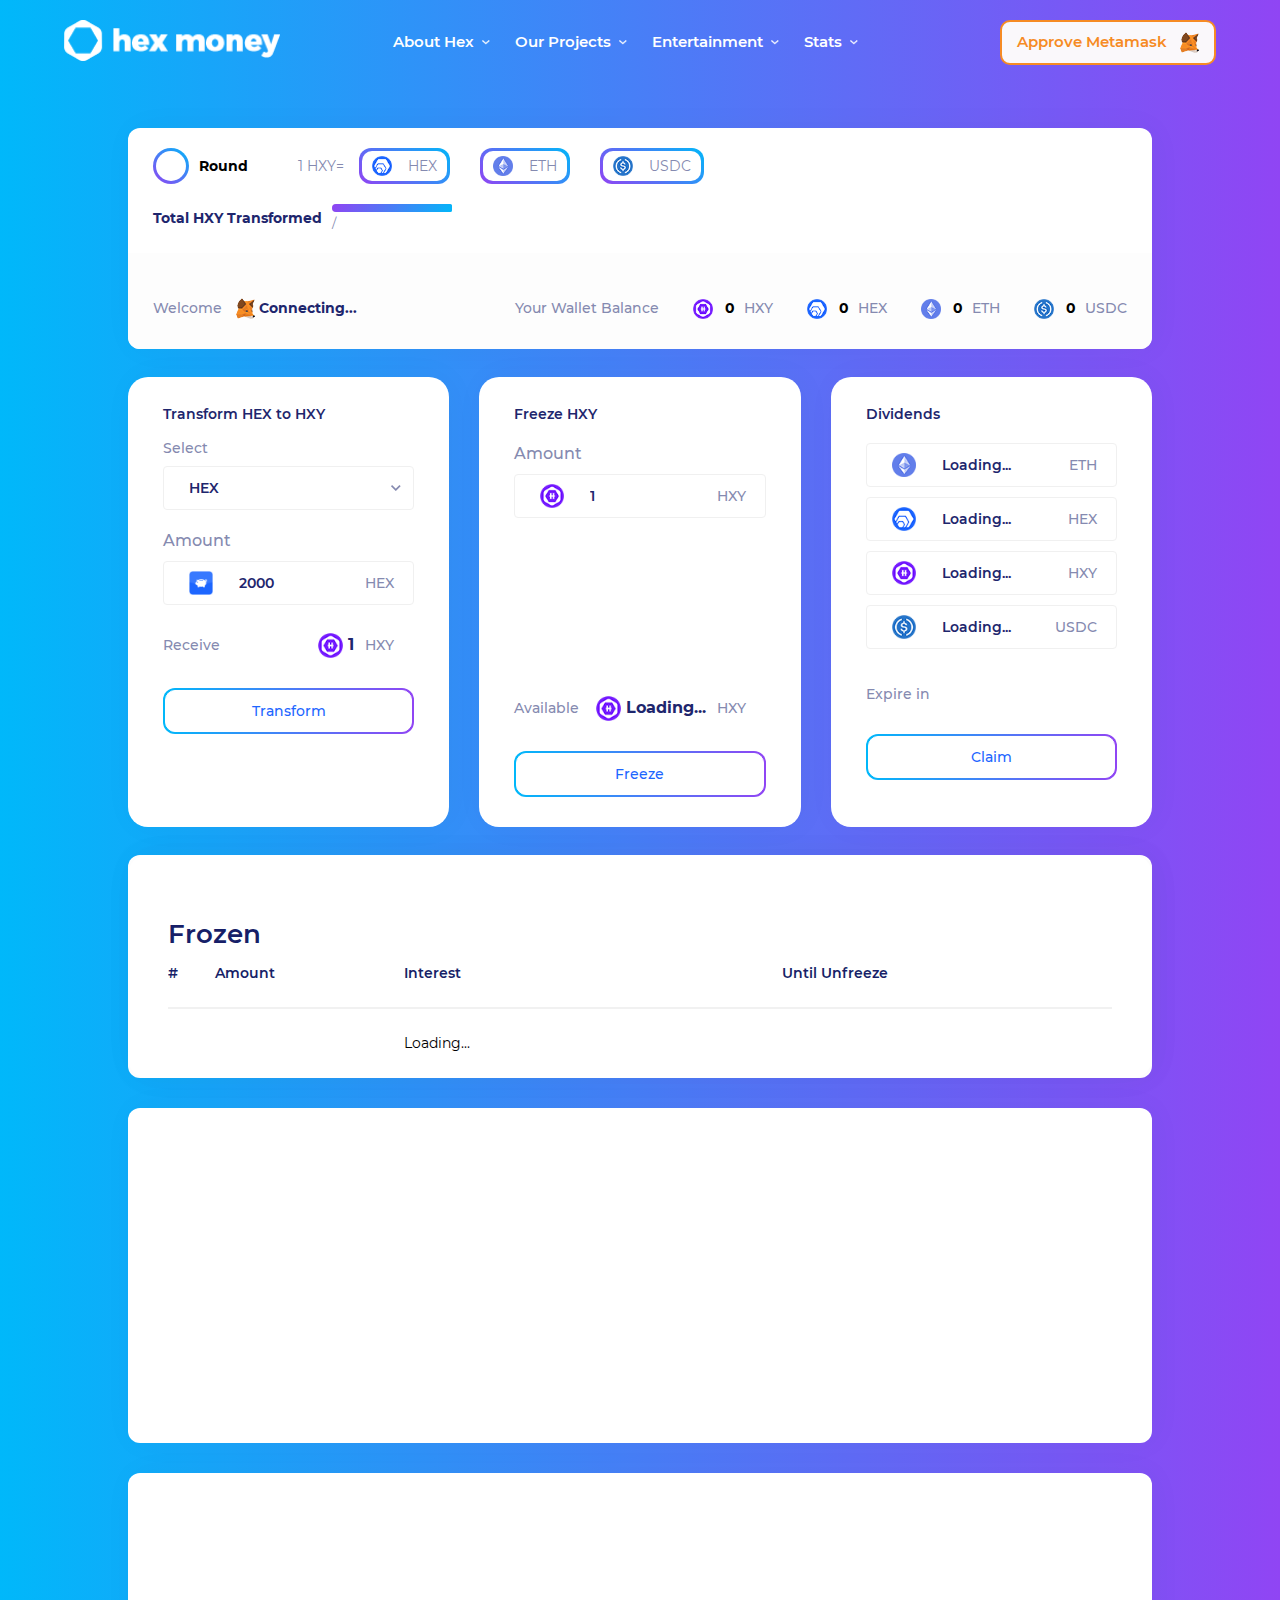
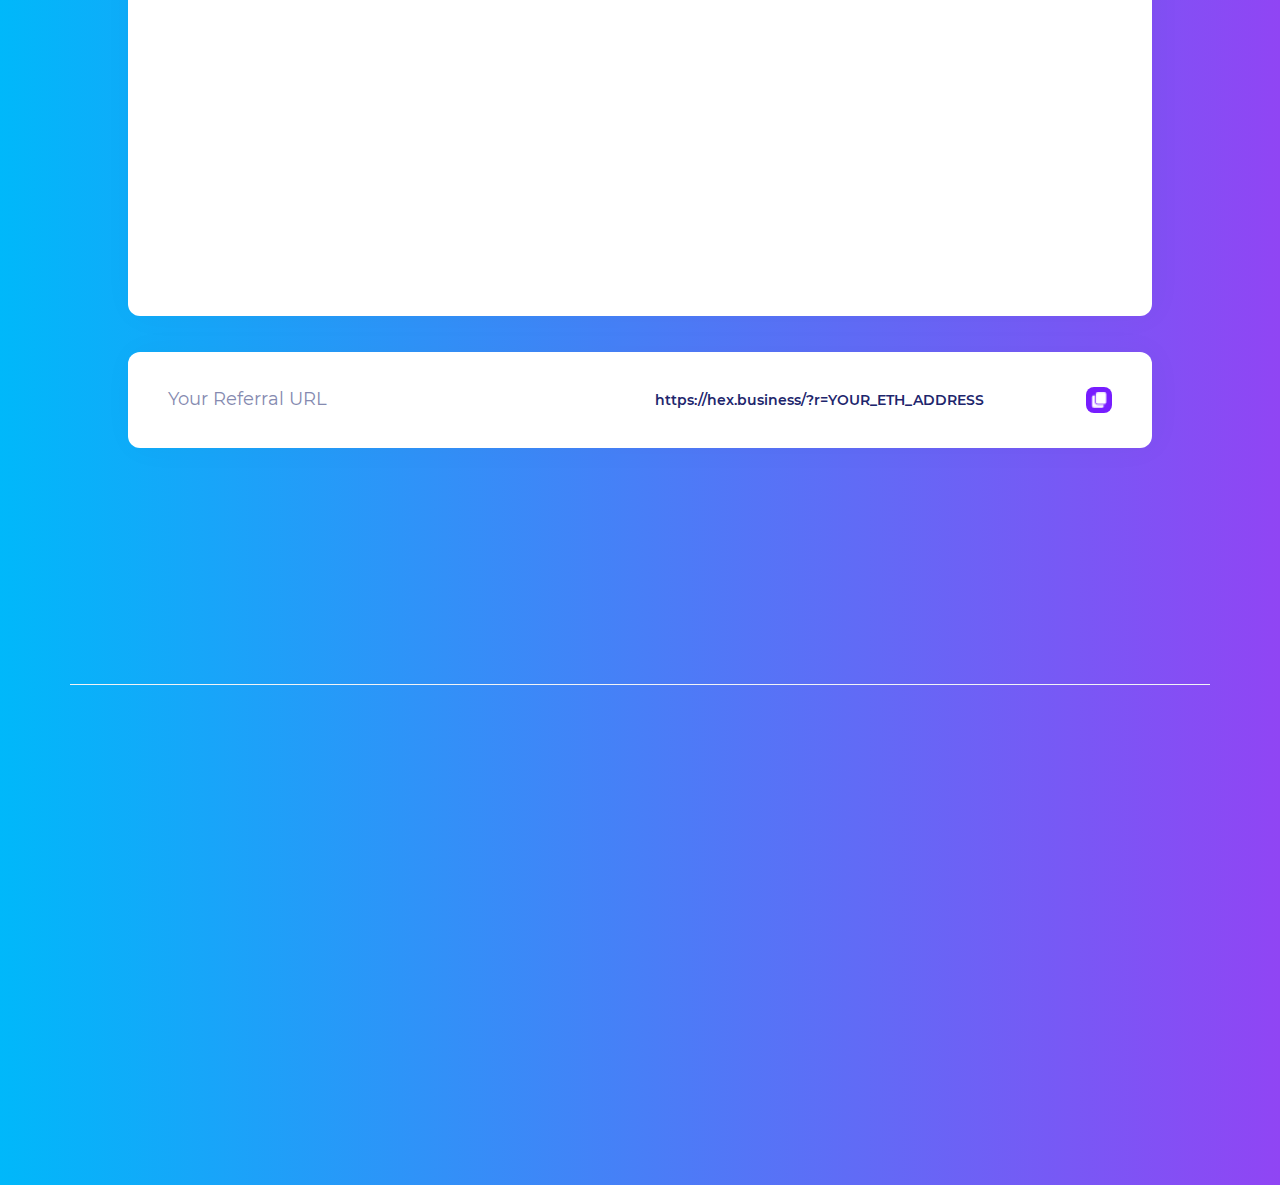
<file: hexsub.html>
<!DOCTYPE html>
<html>
<head>
    <meta charset="utf-8">
    <meta name="viewport" content="width=device-width, initial-scale=1">
    <link rel="stylesheet" type="text/css" href="css/font-awesome.min.css" />
    <link rel="stylesheet" type="text/css" href="css/bootstrap.min.css" />
    <link rel="stylesheet" type="text/css" href="css/owl.carousel.css" />
    <link rel="stylesheet" type="text/css" href="css/animate.css" />
    <link rel="stylesheet" type="text/css" href="css/style2.css?ver=3.2" />
    <link rel="stylesheet" type="text/css" href="css/responsive2.css?ver=3.4" />
    <link rel="icon" href="images/favicon.png" type="image/gif" sizes="16x16">
    <title>HEX Money</title>
</head>
<body class="hexsub">
        <!-- Error / Success-->
        <div id="errorMsg"></div>
        <div id="successMsg"></div>
    <nav class="navbar navbar-default wow fadeInDown navmobilehide" data-wow-duration="1s" data-wow-delay="0.20s">
        <div>
            

            <div class="collapse navbar-collapse" id="bs-example-navbar-collapse-2">
                <div class="navbar-header">
                <button type="button" class="navbar-toggle collapsed" data-toggle="collapse" data-target="#bs-example-navbar-collapse-2" aria-expanded="false">
                    <span class="sr-only">Toggle navigation</span>
                    <span class="icon-bar"></span>
                    <span class="icon-bar"></span>
                    <span class="icon-bar"></span>
                </button>
                <a class="navbar-brand" href="index.html"><img src="images/logo-white.png" alt="LOGO"></a>
            </div>
                <ul class="nav navbar-nav" id="menu">
                    <li class="dropdown">
                        <a class="dropdown-toggle" data-toggle="dropdown" href="#">About Hex</a>
                        <ul class="dropdown-menu">
                          <li><a href="#">Page1</a></li>
                          <li><a href="#">Page2</a></li>
                          <li><a href="#">Page3</a></li>
                        </ul>
                    </li>
                    <li class="dropdown">
                        <a class="dropdown-toggle" data-toggle="dropdown" href="#">Our Projects</a>
                        <ul class="dropdown-menu">
                          <li><a href="#">Page1</a></li>
                          <li><a href="#">Page2</a></li>
                          <li><a href="#">Page3</a></li>
                        </ul>
                    </li>
                    <li class="dropdown">
                        <a class="dropdown-toggle" data-toggle="dropdown" href="#">Entertainment</a>
                        <ul class="dropdown-menu">
                          <li><a href="#">Page1</a></li>
                          <li><a href="#">Page2</a></li>
                          <li><a href="#">Page3</a></li>
                        </ul>
                    </li>
                    <li class="dropdown">
                        <a class="dropdown-toggle" data-toggle="dropdown" href="#">Stats</a>
                        <ul class="dropdown-menu">
                          <li><a href="#">Page1</a></li>
                          <li><a href="#">Page2</a></li>
                          <li><a href="#">Page3</a></li>
                        </ul>
                    </li></ul><ul class="nav navbar-nav" id="menu">
                    <li class="nav-hexbtn"> 
                        <a href="#" class="btn-main" onclick="Approve()">Approve Metamask</a>
                    </li>
                </ul>
            </div>
        </div>
    </nav>
    <nav class="navbar navbar-default wow fadeInDown navmobileshow " data-wow-duration="1s" data-wow-delay="0.20s">
        <div>
            <div class="navbar-header">
                <button type="button" class="navbar-toggle collapsed" data-toggle="collapse" data-target="#bs-example-navbar-collapse-1" aria-expanded="false">
                    <span class="sr-only">Toggle navigation</span>
                    <span class="icon-bar"></span>
                    <span class="icon-bar"></span>
                    <span class="icon-bar"></span>
                </button>
                <a class="navbar-brand" href="index.html"><img src="images/logo-white.png" alt="LOGO"></a>
            </div>

            <div class="collapse navbar-collapse" id="bs-example-navbar-collapse-1">
                <ul class="nav navbar-nav" id="menu">
                    <li class="dropdown">
                        <a class="dropdown-toggle" data-toggle="dropdown" href="#">About Hex</a>
                        <ul class="dropdown-menu">
                          <li><a href="#">Page1</a></li>
                          <li><a href="#">Page2</a></li>
                          <li><a href="#">Page3</a></li>
                        </ul>
                    </li>
                    <li class="dropdown">
                        <a class="dropdown-toggle" data-toggle="dropdown" href="#">Our Projects</a>
                        <ul class="dropdown-menu">
                          <li><a href="#">Page1</a></li>
                          <li><a href="#">Page2</a></li>
                          <li><a href="#">Page3</a></li>
                        </ul>
                    </li>
                    <li class="dropdown">
                        <a class="dropdown-toggle" data-toggle="dropdown" href="#">Entertainment</a>
                        <ul class="dropdown-menu">
                          <li><a href="#">Page1</a></li>
                          <li><a href="#">Page2</a></li>
                          <li><a href="#">Page3</a></li>
                        </ul>
                    </li>
                    <li class="dropdown">
                        <a class="dropdown-toggle" data-toggle="dropdown" href="#">Stats</a>
                        <ul class="dropdown-menu">
                          <li><a href="#">Page1</a></li>
                          <li><a href="#">Page2</a></li>
                          <li><a href="#">Page3</a></li>
                        </ul>
                    </li>
                   <li class="nav-hexbtn"> 
                        <a href="#" class="btn-main" onclick="Approve()">Approve Metamask</a>
                    </li>

            </div>
        </div>
    </nav>
    <!-- Header -->
    
  
    <!-- End Header -->

    <section class="welcome_section">
        <div class="welcome_upper">
            <div class="welcome_upper_first">
                <div class="round_outer">
                <div class="coloured_gradient_outer"><div id="transformRound" class="round_innervalue"></div></div>
                <b>Round</b>
                </div>
                <div class="welcome_conv_outer">
                <div>1 HXY=</div>
                <div class="coloured_gradient_outer">
                    <div class="welcome_conv_inner">
                        <img src="images/cmp-icons/01.png">
                        <b id="hexRate"></b>
                        <div>HEX</div>
                    </div>
                </div>
                <div class="coloured_gradient_outer">
                    <div class="welcome_conv_inner">
                        <img src="images/cmp-icons/04.png">
                        <b id="ethRate"></b>
                        <div>ETH</div>
                    </div>
                </div>
                <div class="coloured_gradient_outer">
                    <div class="welcome_conv_inner">
                        <img src="images/cmp-icons/06.png">
                        <b id="usdcRate"></b>
                        <div>USDC</div>
                    </div>
                </div>
                </div>
            </div>
            <div class="welcome_progressbar">
                <b>Total HXY Transformed</b>
                <div>
                   <div style="height: 100%; width: 100%;margin-bottom: 10px;">
                        <div class="col1">
                            <div class="meter" style="width: 300px;">
                                <span id="progressBar"></span>
                            </div>
                        </div>
                    </div>
                    <div><span id="transformedHxyRound"></span>/<span id="remainingHxyRound"></span></div>
                </div>
            </div>
        </div>



<style type="text/css">
    /* NOT NEEDED FOR PROGRESS BAR OR SLIDERS */
body {font-family: 'Open Sans', sans-serif;}
td {padding-right: 20px; padding-bottom: 4px;}
.col1, .col2 {
  width: 48%;
  height: 100%;
}
.col1 {
  background-color: #FFF;
  float: left;
}
.col2 {
  background-color: #212325;
  color: #FFF;
  float: right;
}

/* PROGRESS BAR - BASE */
.meter { 
    width: 120px !important;
    height: 8px;
    position: relative;
    background: #DCE0E3;
border-radius: 8px;
}
.dark {
  background: #4D575F;
}
.meter > span {
    display: block;
    height: 100%;
    border-top-right-radius: 8px;
    border-bottom-right-radius: 8px;
    border-top-left-radius: 20px;
    border-bottom-left-radius: 20px;
    background-image: linear-gradient(-60deg, #01b7f9 0%, #9143f3 100%);
    position: relative;
    overflow: hidden;
}
.meter > span:after {
    content: "";
    position: absolute;
    top: 0; left: 0; bottom: 0; right: 0;
    /*background-image: -webkit-gradient(linear, 0 0, 100% 100%, color-stop(.25, #56aa1c), color-stop(.25, transparent), color-stop(.5, transparent), color-stop(.5, #56aa1c), color-stop(.75, #56aa1c), color-stop(.75, transparent), to(transparent));
    background-image: -webkit-linear-gradient(-45deg, #56aa1c 25%, transparent 25%, transparent 50%, #56aa1c 50%, #56aa1c 75%, transparent 75%, transparent);
    background-image: -moz-linear-gradient(-45deg, #56aa1c 25%, transparent 25%, transparent 50%, #56aa1c 50%, #56aa1c 75%, transparent 75%, transparent);
    background-image: -ms-linear-gradient(-45deg, #56aa1c 25%, transparent 25%, transparent 50%, #56aa1c 50%, #56aa1c 75%, transparent 75%, transparent);
    background-image: -o-linear-gradient(-45deg, #56aa1c 25%, transparent 25%, transparent 50%, #56aa1c 50%, #56aa1c 75%, transparent 75%, transparent);*/
    z-index: 1;
    background-size:20px 20px;
    -webkit-animation: move 2s linear infinite;

               border-top-right-radius: 8px;
            border-bottom-right-radius: 8px;
                border-top-left-radius: 20px;
             border-bottom-left-radius: 20px;
    overflow: hidden;
}

/* PROGRESS BAR - ANIMATION */
@-webkit-keyframes move {
  0% {background-position: 0 0;}
  100% {background-position: 30px 30px;}
}
@-moz-keyframes move {
  0% {background-position: 0 0;}
  100% {background-position: 30px 30px;}
}
::-ms-fill-lower {background: #58BFFF;}
</style>





        <div class="welcome_section_main">
            <div class="welcome_usrname">
                Welcome
                <span>
                    <img src="images/icons/fox-icon.png">
                        <b id="userAddress" class="addressBreak">Connecting...</b>
                </span>
            </div>
            <div class="welcome_walletbalance">
                <span>Your Wallet Balance</span>
                <span class="welcome_col_span">
                    <span><img src="images/cmp-icons/05.png"></span>
                    <span><b id="hxyBalance">0</b></span>
                    <span>HXY</span>
                </span>
                <span class="welcome_col_span">
                    <span><img src="images/cmp-icons/01.png"></span>
                    <span><b id="hexBalance">0</b></span>
                    <span>HEX</span>
                </span>
                <span class="welcome_col_span">
                    <span><img src="images/cmp-icons/04.png"></span>
                    <span><b id="ethBalance">0</b></span>
                    <span>ETH</span>
                </span>
                <span class="welcome_col_span">
                    <span><img src="images/cmp-icons/06.png"></span>
                    <span><b id="usdcBalance">0</b></span>
                    <span>USDC</span>
                </span>
            </div>
        </div>
    </section>
    <section class="hexsection">
        <div class="row">
            <div class="col-sm-4">
                <div class="hextabs-block hextabs-block1" id="hex-tab1">
                    <h4>Transform <span id="transformCoin">HEX</span> to HXY</h4>
                    <div class="hex-form">
                        <div class="hex-select">
                            <label>Select</label>
                            <select class="form-control" onchange="SelectTransform(this)">
                                <option value="HEX" class="placeholder" selected>HEX</option>
                                <option value="USDC">USDC </option>
                                <option value="ETH">ETH </option>
                            </select>
                        </div>
                        <div class="hex-receive">
                            <label>Amount</label>
                            <div>
                            <input id="transformInput" type="number" class="form-control" value="2000" oninput="TransformChange(this, this.nextElementSibling.innerHTML)">
                            <span id="transformCoin2">HEX</span>
                           </div> 
                        </div>
                        <div class="hex-available">
                            <label>Receive</label>
                            <div>
                                <img src="images/cmp-icons/05.png">
                                <b id="hxyConversion">1</b>
                                <span>HXY</span>
                            </div>
                        </div>
                        <div class="hex-btn">
                            <div class="hex-btn-outer">
                                <button type="button" class="btn-main" onclick="Transform()">Transform</button>
                            </div>
                            
                        </div>
                    </div>
                </div>
            </div>

            <div class="col-sm-4">
                <div class="hextabs-block hextabs-block2" id="hex-tab1">
                    <h4>Freeze HXY </h4>
                    <div class="hex-form">
                        <div class="hex-receive hex-receive-div-3">
                            <label>Amount</label>
                            <div>
                                <input id="freezeAmount" type="number" class="form-control" value="1"/>
                                <span>HXY</span>
                            </div>
                        </div>
                        <br/>
                        <br/>
                        <br/>
                        <br/>
                        <br/>
                        <br/>
                        <br/>
                        <div class="hex-available">
                            <label>Available</label>
                            <div>
                                <img src="images/cmp-icons/05.png">
                                <b id="hxyAvailable">Loading...</b>
                                <span>HXY</span>
                            </div>
                        </div>
                        <div class="hex-btn">
                            <div class="hex-btn-outer">
                                <button type="button" class="btn-main" onclick="FreezeTokens()">Freeze</button>
                            </div>
                            
                        </div>
                    </div>
                </div>
            </div>



            <div class="col-sm-4">
                <div class="hextabs-block hextabs-block3" id="hex-tab1">
                    <h4>Dividends</h4>
                    <div class="hex-form hex-form-dividend">
                        <div class="hex-receive hex-receive-div-1">
                            <div>
                                <input id="ethDivs" type="number" class="form-control" placeholder="Loading..." readonly>
                                <span>ETH</span>
                            </div>

                        </div>
                        <div class="hex-receive hex-receive-div-2">
                            <div>
                                <input id="hexDivs" type="number" class="form-control" placeholder="Loading..." readonly>
                                <span>HEX</span>
                            </div>
                        </div>
                        <div class="hex-receive hex-receive-div-3">
                            <div>
                                <input id="hxyDivs" type="number" class="form-control" placeholder="Loading..."readonly>
                                <span>HXY</span>
                            </div>
                        </div>
                        <div class="hex-receive hex-receive-div-4">
                            <div>
                                <input id="usdcDivs" type="number" class="form-control" placeholder="Loading..." readonly>
                                <span>USDC</span>
                            </div>
                        </div>
                        <div class="hex-available">
                            <label>Expire in</label>
                            <span><b id="claimCountdown"></b></span>
                        
                        </div>
                        <div class="hex-btn">
                            <div class="hex-btn-outer">
                                <button type="button" class="btn-main" onclick="ClaimDividends()">Claim</button>
                            </div>
                            
                        </div>
                    </div>
                </div>
            </div>









        </div>
    </section>
<div id="claimdividends">
    <p><i class="fa fa-exclamation-triangle"></i>&nbsp;<b>Please Claim daily dividends (if any) before any action with freezing (Freeze, Unfreeze, Capitalize).
    After any action you will not be able to get dividends today.</b></p>
</div>

     <section class="overview_section">
        <div class="hex-block wow fadeInLeft" data-wow-duration="2s" data-wow-delay="0.40s" style="visibility: visible; animation-duration: 2s; animation-delay: 0.4s; animation-name: fadeInLeft;">
            <div class="hex-table">
                <div class="hex-table-title">
                    <h5>Frozen</h5>
                </div>
                <div class="table-responsive">
                    <table id="freezeTable" class="table">
                        <thead>
                            <tr>
                                <th width="5%">#</th>
                                <th width="20%">Amount</th>
                                <th width="20%">Interest</th>
                                <th width="20%"></th>
                                <th width="35%">Until Unfreeze</th>
                            </tr>
                        </thead>
                        <tbody>
                            <tr><td></td><td></td><td width="20%">Loading...</td><td></td><td></td></tr>
                        </tbody>
                    </table>
                </div>
            </div>
        </div>
    </section>






















    <section class="overview_section dividends_section">
        <div class="hex-block wow fadeInLeft" data-wow-duration="2s" data-wow-delay="0.40s" style="visibility: visible; animation-duration: 2s; animation-delay: 0.4s; animation-name: fadeInLeft;">
            <div class="hex-table">
                <div class="hex-table-title">
                    <h5>Dividends</h5>
                </div>
                
                <div class="table-responsive">
                    <table class="table">
                        <thead  class="overview_rate_sec_thead">
                            <tr>
                                <th>Dividends</th>
                                <th><img src="images/cmp-icons/04.png"> ETH</th>
                                <th><img src="images/cmp-icons/05.png"> HXY</th>
                                <th><img src="images/cmp-icons/01.png"> HEX</th>
                                <th><img src="images/cmp-icons/06.png"> USDC</th>
                            </tr>
                        </thead>
                        <tbody class="overview_rate_sec_tbody">
                            <tr>
                                <td width="24%"><p><strong>Claimed Today</strong></p></td>
                                <td width="19%"  class="overview_rate">
                                    <p>
                                        <span><b id="claimedTodayEth"></b></span>
                                    </p>
                                </td>
                                <td width="19%"  class="overview_rate">
                                    <p>
                                        <span><b id="claimedTodayHxy"></b></span>
                                    </p>
                                </td>
                                <td width="19%"  class="overview_rate">
                                    <p>
                                        <span><b id="claimedTodayHex"></b></span>
                                    </p>
                                </td>
                                <td width="19%"  class="overview_rate">
                                    <p>
                                        <span><b id="claimedTodayUsdc"></b></span>
                                    </p>
                                </td>
                            </tr>
                            <tr>
                                <td width="24%"><p><strong>Total Today</strong></p></td>
                                <td width="19%"  class="overview_rate">
                                    <p>
                                        <span><b id="totalTodayEth"></b></span>
                                    </p>
                                </td>
                                <td width="19%"  class="overview_rate">
                                    <p>
                                        <span><b id="totalTodayHxy"></b></span>
                                    </p>
                                </td>
                                <td width="19%"  class="overview_rate">
                                    <p>
                                        <span><b id="totalTodayHex"></b></span>
                                    </p>
                                </td>
                                <td width="19%"  class="overview_rate">
                                    <p>
                                        <span><b id="totalTodayUsdc"></b></span>
                                    </p>
                                </td>
                            </tr>
                            <tr>
                                <td width="24%"><p><strong>Total Yesterday</strong></p></td>
                                <td width="19%"  class="overview_rate">
                                    <p>
                                        <span><b id="totalYesterdayEth"></b></span>
                                    </p>
                                </td>
                                <td width="19%"  class="overview_rate">
                                    <p>
                                        <span><b id="totalYesterdayHxy"></b></span>
                                    </p>
                                </td>
                                <td width="19%"  class="overview_rate">
                                    <p>
                                        <span><b id="totalYesterdayHex"></b></span>
                                    </p>
                                </td>
                                <td width="19%"  class="overview_rate">
                                    <p>
                                        <span><b id="totalYesterdayUsdc"></b></span>
                                    </p>
                                </td>
                            </tr>
              
                    
              
                        </tbody>
                        <!-- <tbody class="overview_rate_sec_tbody">
                            <tr>
                                <td width="24%"><p><strong>Total Dividends</strong></p></td>
                                <td width="19%"  class="overview_rate">
                                    <p>
                                        <span><b id="totalDividendsEth"></b></span>
                                    </p>
                                </td>
                                <td width="19%"  class="overview_rate">
                                    <p>
                                        <span><b id="totalDividendsHxy"></b></span>
                                    </p>
                                </td>
                                <td width="19%"  class="overview_rate">
                                    <p>
                                        <span><b id="totalDividendsHex"></b></span>
                                    </p>
                                </td>
                                <td width="19%"  class="overview_rate">
                                    <p>
                                        <span><b id="totalDividendsUsdc"></b></span>
                                    </p>
                                </td>
                            </tr>
                           <tr>
                                <td width="24%"><p><strong>Your Total Dividends</strong></p></td>
                                <td width="19%"  class="overview_rate">
                                    <p>
                                        <span><b id="yourTotalDividendsEth"></b></span>
                                    </p>
                                </td>
                                <td width="19%"  class="overview_rate">
                                    <p>
                                        <span><b id="yourTotalDividendsHxy"></b></span>
                                    </p>
                                </td>
                                <td width="19%"  class="overview_rate">
                                    <p>
                                        <span><b id="yourTotalDividendsHex"></b></span>
                                    </p>
                                </td>
                                <td width="19%"  class="overview_rate">
                                    <p>
                                        <span><b id="yourTotalDividendsUsdc"></b></span>
                                    </p>
                                </td>
                            </tr>   
                          
              
                        </tbody>-->
                    </table>
                </div>
            </div>
        </div>
    </section>






























    <section class="overview_section">
        <div class="hex-block wow fadeInLeft" data-wow-duration="2s" data-wow-delay="0.40s" style="visibility: visible; animation-duration: 2s; animation-delay: 0.4s; animation-name: fadeInLeft;">
            <div class="hex-table">
                <div class="hex-table-title">
                    <h5>Overview</h5>
                </div>
                <div class="table-responsive-outer">
                    <div style="width:100%" class="table-responsive">
                        <table class="table">
                            <thead  class="overview_rate_sec_thead">
                                <tr>
                                    <th>Indicator</th>
                                    <th>Rate</th>
                                </tr>
                            </thead>
                            <tbody class="overview_rate_sec_tbody">
                                <tr>
                                    <td width="50%"><p><strong>Total HXY Supply</strong></p></td>
                                    <td width="50%"  class="overview_rate">
                                        <p>
                                            <img src="images/cmp-icons/05.png">
                                            <span><b id="totalSupply">60,000,000</b></span>
                                            <span>HXY</span>
                                        </p>
                                    </td>
                                </tr>
                  
                                <tr>
                                    <td width="50%"><p><strong>Frozen HXY Supply</strong></p></td>
                                    <td width="50%" class="overview_rate">
                                        <p>
                                            <img src="images/cmp-icons/05.png">
                                            <span><b id="frozenSupply"></b></span>
                                            <span>HXY</span>
                                        </p>
                                    </td>
                                </tr>
                                <tr>
                                    <td width="50%"><p><strong>Max HXY Supply</strong></p></td>
                                     <td width="50%">
                                        <p>
                                            <img src="images/cmp-icons/05.png">
                                            <span><b id="maxSupply">0</b></span>
                                            <span>HXY</span>
                                        </p>
                                    </td>
                                </tr>
                                <tr>
                                    <td width="50%"><p><strong>Locked HXY Supply</strong></p></td>
                                     <td width="50%">
                                        <p>
                                            <img src="images/cmp-icons/05.png">
                                            <span><b id="lockedSupply"></b></span>
                                            <span>HXY</span>
                                        </p>
                                    </td>
                                </tr>   
                                <tr>
                                    <td width="50%"><p><strong>Circulating HXY Supply</strong></p></td>
                                    <td width="50%">
                                        <p>
                                            <img src="images/cmp-icons/05.png">
                                            <span><b id="circulatingSupply">Loading...</b></span>
                                            <span>HXY</span>
                                        </p>
                                    </td>
                                </tr>

                               <!-- <tr>
                                    <td width="50%"><p><strong>Total HEX Transformed</strong></p></td>
                                    <td width="50%">
                                        <p>
                                            <img src="images/cmp-icons/01.png">
                                            <span><b id="totalHexTransformed">Loading...</b></span>
                                            <span>HEX</span>
                                        </p>
                                    </td>
                                </tr>

                                <tr>
                                    <td width="50%"><p><strong>Total USDC Transformed</strong></p></td>
                                    <td width="50%">
                                        <p>
                                            <img src="images/cmp-icons/06.png">
                                            <span><b id="totalUsdcTransformed">Loading...</b></span>
                                            <span>USDC</span>
                                        </p>
                                    </td>
                                </tr>
                                <tr>
                                    <td width="50%"><p><strong>Total ETH Transformed</strong></p></td>
                                    <td width="50%">
                                        <p>
                                            <img src="images/cmp-icons/04.png">
                                            <span><b id="totalEthTransformed">Loading...</b></span>
                                            <span>ETH</span>
                                        </p>
                                    </td>
                                </tr>-->


                                <!--tr class="mobilehide">
                                    <td width="50%"></td>
                                    <td width="50%">
                                    
                                    </td>
                                </tr-->
                  
                  
                  
                            </tbody>
                        </table>
                    </div>
                   
                    <!--<div class="table-responsive table-responsive2">
                        <table class="table">
                            <thead  class="overview_rate_sec_thead mobilehide">
                                <tr>
                                    <th>Indicator</th>
                                    <th>Rate</th>
                                </tr>
                            </thead>
                            <tbody class="overview_rate_sec_tbody">

                  
                                <tr>
                                    <td width="50%"><p><strong>Your HXY Interest</strong></p></td>
                                     <td width="50%">
                                        <p>
                                            <img src="images/cmp-icons/05.png">
                                            <span><b id="hxyInterest"></b></span>
                                            <span>HXY</span>
                                        </p>
                                    </td>
                                </tr>

                                <tr>
                                    <td width="50%"><p><strong>Your Frozen HXY</strong></p></td>
                                     <td width="50%">
                                        <p>
                                            <img src="images/cmp-icons/05.png">
                                            <span><b id="yourFrozenHxy">0</b></span>
                                            <span>HXY</span>
                                        </p>
                                    </td>
                                </tr>                  
                            </tbody>
                        </table>
                    </div>-->
                    
                </div>

            </div>
        </div>
    </section>

    <section class="overview_section reff_section">
        <div class="hex-block">
            <div>
                Your Referral URL
            </div>
            <div class="referral_outer" >
                
                <b style="color:#1e266d;">https://hex.business/?r=<span id="refAddress" class="addressBreak">YOUR_ETH_ADDRESS</span></b>
                <input style="opacity:0; visibility: collapse; position:absolute" type="text"/>
                <div onclick="writeToClipboard(this.previousElementSibling)" class="ref_copy_icon"><img src="images/icons/copy.png"></div>
                
            </div>
        </div>
    </section>
   




















    <!-- Join Us -->
    <section class="join-cotaniner">
        <div class="container">
            <div class="join-wrapepr">
                <div class="join-details wow fadeInLeft" data-wow-duration="1s" data-wow-delay="0.40s">
                    <h2 class="main-title">Join 8.738k+ users <br> on our Telegram Group</h2>
                </div>
                <div class="join-btn wow fadeInRight" data-wow-duration="1s" data-wow-delay="0.40s">
                    <a href="https://t.me/hexmobileapp" class="btn-main">Join <i class="fa fa-paper-plane"></i> Telegram</a>
                </div>
            </div>
            <!--div class="join-wrapepr">
                <div class="join-details wow fadeInLeft" data-wow-duration="1s" data-wow-delay="0.40s">
                    <h2 class="main-title">Refer others and <br>earn HXY rewards</h2>
                </div>
                <p><b style="color:white">https://hex.business/?r=<span id="refAddress" class="addressBreak">YOUR_ETH_ADDRESS</span></b></p>
            </div-->
        </div>
    </section>
    <!-- Join Us end -->

    <!-- Footer -->
    <footer>
        <div class="container">
            <div class="footer-wrapper">
                <div class="footer-main wow fadeInDown" data-wow-duration="1s" data-wow-delay="0.20s">
                    <div class="footer-blk-one">
                        <div class="footer-details">
                            <a href="#" class="ft-logo">
                                <img src="images/logo-white.png" alt="logo">
                            </a>
                            <p>HEX Money is brought to you by HEX Business - Our ERC20 incentive token, HXY, acts as the economic core to the hex.business DApp eco-system.</p>
                            <ul class="footer-social">
                                <li><a href="https://t.me/hexmobileapp"><i class="fa fa-paper-plane"></i></a></li>
                                <li><a href="https://twitter.com"><i class="fa fa-twitter"></i></a></li>
                            </ul>
                            <div class="nav-hexbtn footer-nav-hexbtn"> 
                                <div class="hex-btn">
                                <a href="./index.html"><button class="btn-main">Go to <div></div><i class="fa fa-arrow-right"></i></button></a>
                                </div>
                            </div>
                        </div>
                    </div>
                    <div class="footer-blk-two">
                        <div class="footer-list">
                            <h4>About Hex</h4>
                            <ul>
                                <li><a href="https://hex.win" target="_blank">hex</a></li>
                                <li><a href="https://go.hex.win" target="_blank">hex AA lobby (10% extra)</a></li>
                                <li><a href="#">Litepaper</a></li>
                            </ul>
                        </div>
                    </div>
                    <div class="footer-blk-four mobileshow">
                        <div class="footer-list">
                            <h4>Entertainment</h4>
                            <ul>
                                <li><a href="https://hexlotto.com" target="_blank">hex lotto rocket</a></li>
                                <li><a href="#">hex lotto stake</a></li>
                                <li><a href="#">hex bet</a></li>
                                <li><a href="#">hex play</a></li>
                                <li><a href="#">hextra</a></li>
                                <li><a href="#">hex academy</a></li>
                            </ul>
                        </div>
                    </div>
                    <div class="footer-blk-three">
                        <div class="footer-list">
                            <h4>Our Projects</h4>
                            <ul>
                                <li><a href="#">hex.mobile</a></li>
                                <li><a href="#">hex.credit</a></li>
                                <li><a href="#">hex.money</a></li>
                                <li><a href="https://hexpool.win" target="_blank">hex.pool</a></li>
                                <li><a href="#">hex.stable</a></li>
                            </ul>
                        </div>
                    </div>
                    <div class="footer-blk-four mobilehide">
                        <div class="footer-list">
                            <h4>Entertainment</h4>
                            <ul>
                                <li><a href="https://hexlotto.com" target="_blank">hex lotto rocket</a></li>
                                <li><a href="#">hex lotto stake</a></li>
                                <li><a href="#">hex bet</a></li>
                                <li><a href="#">hex play</a></li>
                                <li><a href="#">hextra</a></li>
                                <li><a href="#">hex academy</a></li>
                            </ul>
                        </div>
                    </div>
                    <div class="footer-blk-five">
                        <div class="footer-list">
                            <h4>Stats</h4>
                            <ul>
                                <li><a href="https://hex.vision" target="_blank">hex.vision</a></li>
                                <li><a href="https://uniswap.hex.vision" target="_blank">uniswap.hex.vision</a></li>
                            </ul>
                        </div>
                    </div>
                </div>
            </div>
            <div class="copyright-wrapper wow fadeInDown" data-wow-duration="1s" data-wow-delay="0.40s">
                <div class="row">
                    <div class="col-md-12 col-sm-12">
                        <div class="copyright-nm">
                            <p>© 2020 <img src="images/icons/lemon-icon.png" alt="icon"> <a href="#">happylemon</a>. All rights reserved.</p>
                        </div>
                    </div>
                </div>
            </div>
        </div>
    </footer>
    <!-- Footer end -->

    <script type="text/javascript" src="js/jquery.min.js"></script> 
    <script type="text/javascript" src="js/bootstrap.min.js"></script>
    <script type="text/javascript" src="js/owl.carousel.min.js"></script>
    <script type="text/javascript" src="js/wow.min.js"></script>
    <script type="text/javascript">

    </script>
    <script type="text/javascript">
    
        //wow animation js
        new WOW().init();

        $(function() {
          $('a[href*=#]').on('click', function(e) {
            e.preventDefault();
            $('html, body').animate({ scrollTop: $($(this).attr('href')).offset().top}, 500, 'linear');
          });
        });

        $('#about-slider').owlCarousel({
            loop:true,
            margin: 60,
            items: 1,
            smartSpeed: 1000,
            autoplay: false,
            autoplayTimeout: 5000, 
            slideSpeed: 2000,
            paginationSpeed: 2000,
            singleItem: true,
            // animateIn: 'fadeIn',
            // animateOut: 'fadeOut',
            dots: true,
            nav:false,
            responsive:{
                0:{
                    items:1,
                },
                768:{
                    items:1,
                },
                991:{
                    items:1,
                },
                1100:{
                    items:1,
                },
                1200:{
                    items:1,
                },
            }
        })
        $('#about-transform').owlCarousel({
            loop:true,
            margin: 60,
            items: 1,
            smartSpeed: 1000,
            autoplay: false,
            autoplayTimeout: 5000, 
            slideSpeed: 2000,
            paginationSpeed: 2000,
            singleItem: true,
            dots: true,
            nav: true,
            // animateIn: 'fadeIn',
            // animateOut: 'fadeOut',
            responsive:{
                0:{
                    items:1,
                },
                768:{
                    items:1,
                },
                991:{
                    items:1,
                },
                1100:{
                    items:1,
                },
                1200:{
                    items:1,
                },
            }
        })
        $('#chat-slider').owlCarousel({
            loop:true,
            margin: 60,
            items: 1,
            smartSpeed: 1000,
            autoplay: true,
            autoplayTimeout: 5000, 
            slideSpeed: 2000,
            paginationSpeed: 2000,
            singleItem: true,
            // animateIn: 'fadeIn',
            // animateOut: 'fadeOut',
            dots: false,
            nav:false,
            responsive:{
                0:{
                    items:1,
                },
                768:{
                    items:1,
                },
                991:{
                    items:1,
                },
                1100:{
                    items:1,
                },
                1200:{
                    items:1,
                },
            }
        })
    </script>

    <script type="text/javascript">
    setTimeout(function(){
         $('#claimdividends').fadeIn();
         setTimeout(function(){
             $('#claimdividends').fadeOut() 
        }, 5000);
    }, 6000);
    </script>

    <!-- Ethereum control -->
    <script type="text/javascript" src="js/web3.min.js"></script>
    <script type="text/javascript" src="js/web3_connect.js"></script>
    <script type="text/javascript" src="js/main.js"></script>
</body>
</html>
</file>
<file: css/style.css>
@import url('https://fonts.googleapis.com/css?family=Open+Sans:300,400,600,700');
*{
  margin:0;
  padding:0;
  text-decoration:none;
  list-style:none;
  font-family: 'Montserrat';
}


@font-face {
    font-family: 'Montserrat';
    src: url('../fonts/Montserrat-Thin.woff2') format('woff2'),
        url('../fonts/Montserrat-Thin.woff') format('woff');
    font-weight: 100;
    font-style: normal;
}

@font-face {
    font-family: 'Montserrat';
    src: url('../fonts/Montserrat-ExtraBold.woff2') format('woff2'),
        url('../fonts/Montserrat-ExtraBold.woff') format('woff');
    font-weight: 800;
    font-style: normal;
}

@font-face {
    font-family: 'Montserrat';
    src: url('../fonts/Montserrat-ExtraLight.woff2') format('woff2'),
        url('../fonts/Montserrat-ExtraLight.woff') format('woff');
    font-weight: 200;
    font-style: normal;
}

@font-face {
    font-family: 'Montserrat';
    src: url('../fonts/Montserrat-Regular.woff2') format('woff2'),
        url('../fonts/Montserrat-Regular.woff') format('woff');
    font-weight: normal;
    font-style: normal;
}

@font-face {
    font-family: 'Montserrat';
    src: url('../fonts/Montserrat-SemiBold.woff2') format('woff2'),
        url('../fonts/Montserrat-SemiBold.woff') format('woff');
    font-weight: 600;
    font-style: normal;
}

@font-face {
    font-family: 'Montserrat';
    src: url('../fonts/Montserrat-Bold.woff2') format('woff2'),
        url('../fonts/Montserrat-Bold.woff') format('woff');
    font-weight: bold;
    font-style: normal;
}

@font-face {
    font-family: 'Montserrat';
    src: url('../fonts/Montserrat-Medium.woff2') format('woff2'),
        url('../fonts/Montserrat-Medium.woff') format('woff');
    font-weight: 500;
    font-style: normal;
}

@font-face {
    font-family: 'Montserrat';
    src: url('../fonts/Montserrat-Light.woff2') format('woff2'),
        url('../fonts/Montserrat-Light.woff') format('woff');
    font-weight: 300;
    font-style: normal;
}

@font-face {
    font-family: 'Montserrat';
    src: url('../fonts/Montserrat-Black.woff2') format('woff2'),
        url('../fonts/Montserrat-Black.woff') format('woff');
    font-weight: 900;
    font-style: normal;
}


/* Scroll Bar Css Starts */
::-webkit-scrollbar {
  width: 8px;
}
::-webkit-scrollbar-track {
  background-color: #ffffff;
  box-shadow: inset 1px 1px 1px 1px rgba(0, 0, 0, 0.15);
}
::-webkit-scrollbar-thumb {
  -webkit-border-radius: 20px;
  border-radius: 0;
  background: #292929;
  border: 2px solid #ffffff;
  width: 8px;
}
::-webkit-scrollbar-thumb:active {
  -webkit-border-radius: 0px;
  border-radius: 0px;
  background: #616161;
}
/* Scroll Bar Css Ends */


/*Comman Css*/
a:hover,
a:focus,
a:active{
  text-decoration: none;
}
ol, ul{
  margin: 0;
  padding: 0;
}
img{
  display: block;
}
body{
  font-size: 14px;
  font-weight: normal;
  color: #000;
  text-decoration: none;
  scroll-behavior: smooth;
  background-color: #fff;
}


.hexsub{
   background-image: linear-gradient(to bottom, #9045F4 , #00B8FA) !important;
   background-color:transparent !important;
}



p{
  font-size: 14px;
  word-break: keep-all;
  
}


/*@media(min-width:992px){
  .service-wrapper>.row>.col-md-6:nth-child(2n+1){
      clear: left;
  }
}*/


.btn-main{
  font-size: 20px;
  font-weight: normal;
  color: #fff;
  display: table;
  padding: 23px 57px;
  text-align: center;
  position: relative;
  border: 1px solid #1d66ff;
  background-color: #1d66ff;
  transition: all 0.4s ease;
  border-radius: 50px;
}
.btn-main:focus,
.btn-main:hover{
  color: #fff;
  outline: none;
  box-shadow: none;
  border-color: #333;
  background-color: #333;
}
/*End Comman Css*/

/* Navigation Section */ 
.navbar-default{
    background: transparent;
    position: absolute;
    width: 100%;
    left: 0;
    top: 0;
    border: none;
    margin:0;
    padding: 45px 0 18px;
    z-index: 120;
    height: auto;
}
.navbar-brand{
    padding: 0;
    height: auto;
}
.navbar-default .navbar-collapse{
  padding: 0;
}
.navbar>.container .navbar-brand, .navbar>.container-fluid .navbar-brand{
  margin-left: 0;
}
.navbar-default .navbar-nav{
    float: right;
    margin: 0px 0 0;
}
.navbar-default .navbar-nav>li{
    margin-right: 40px;
    text-align: center;
}
.navbar-default .navbar-nav>li:last-child{
    margin-right: 0;
}
.navbar-default .navbar-nav>li>a{
    align-items: center;
    display: block;
    padding: 12px 0;
    color: #0c1771;
    border-radius: 0;
    position: relative;
    border: none;
    font-weight: 600;
    font-size: 17px;
    -webkit-transition: .4s linear;
    -moz-transition: .4s linear;
    -ms-transition: .4s linear;
    transition: .4s linear;
}
.navbar-default .navbar-nav>li.dropdown>a:after{
  content: "";
  position: relative;
  width: 8px;
  height: 5px;
  float: right;
  margin-top: 8px;
  margin-left: 8px;
  background-image: url('../images/icons/arrow-down.png');
  background-repeat: no-repeat;
  background-position: center;
  background-size: 100% 100%;
}
.btn-top,
.navbar-default .navbar-nav>li>.btn-main{
  color: #6D3AB0;
  position: relative;
  padding: 12px 20px;
  margin-left: 200px;
  display: table;
  border-radius: 10px;
  border: 2px solid #6D3AB0;
  background-color: #faf8fb;
}/*
.btn-top:after,
.navbar-default .navbar-nav>li>.btn-main:after{
  content: '';
  position: relative;
  width: 19px;
  height: 21px;
  margin-left: 13px;
  float: right;
  background-image: url('../images/icons/fox-icon.png');
  background-position: center;
  background-size: 100% 100%;
}*/
.btn-top:focus,
.btn-top:hover,
.navbar-default .navbar-nav>li>.btn-main:focus,
.navbar-default .navbar-nav>li>.btn-main:hover{
  background-color: #6D3AB0;
  color: #fff;
}
.navbar-default .navbar-nav>.open>a,
.navbar-default .navbar-nav>.open>a:focus,
.navbar-default .navbar-nav>.open>a:hover,
.navbar-default .navbar-nav>li>a:focus,
.navbar-default .navbar-nav>li>a:hover{
    color: #f68c24;
    background-color: transparent;
}
.navbar-default .navbar-nav>li>a:hover{
  color: #f68c24;
}
.navbar-default .navbar-nav>.active>a,
.navbar-default .navbar-nav>.active>a:focus,
.navbar-default .navbar-nav>.active>a:hover{
    color: #f68c24;
    border-radius: 60px;
    background-color: rgba(249,67,67,0.15);
}

.navbar-default .navbar-nav>.open>a .caret,
.navbar-default .navbar-nav>.open>a:focus .caret,
.navbar-default .navbar-nav>li>a:focus .caret{
  transform: rotate(180deg);
  color: #F94343;
}


.navbar-nav>li>.dropdown-menu{
  padding: 15px 0;
  border-radius: 10px;
  -webkit-transition: .4s linear;
  -moz-transition: .4s linear;
  -ms-transition: .4s linear;
  transition: .4s linear;
  background-color: #fff;
  border-color: #fff;
}
.navbar-nav>li>.dropdown-menu li{
  padding: 0;
  margin-bottom: 10px;
}
.navbar-nav>li>.dropdown-menu li:last-child{
  margin-bottom: 0;
}
.navbar-nav>li>.dropdown-menu li a{
  font-size: 13px;
  font-weight: 600;
  padding: 0 15px;
  letter-spacing: 1px;
  color: #0c1771;
  -webkit-transition: .4s linear;
  -moz-transition: .4s linear;
  -ms-transition: .4s linear;
  transition: .4s linear;
}
.navbar-nav>li>.dropdown-menu li a:focus,
.navbar-nav>li>.dropdown-menu li a:hover{
  background-color: transparent;
  color: #f68b24;
}

/* Toggle */
.navbar-toggle .icon-bar { background: #fff;transition: .5s ease;}
.navbar-toggle.collapsed .icon-bar:nth-child(2){transform: rotate(0)translateY(0)translateX(0);}
.navbar-toggle.collapsed .icon-bar:nth-child(3){opacity:1}
.navbar-toggle.collapsed .icon-bar:nth-child(4){transform:rotate(0)translateY(0)translateX(0);}
.navbar-toggle .icon-bar:nth-child(2){transform: rotate(-45deg)translateY(5px)translateX(-5px);}
.navbar-toggle .icon-bar:nth-child(3){opacity: 0}
.navbar-toggle .icon-bar:nth-child(4){transform:rotate(45deg)translateY(-4px)translateX(-3px);}
.navbar-default .navbar-toggle{
    border-color: #000;
    transition: all 0.3s ease;
}
.navbar-default .navbar-toggle .icon-bar{
    background: #000;
}
.navbar-default .navbar-toggle:focus, .navbar-default .navbar-toggle:hover{
    background: transparent;
    border-color: #000;
}
.navbar-default .navbar-toggle:hover .icon-bar,.navbar-default .navbar-toggle:focus .icon-bar{
    background: #000;
}
/* End Navigation CSS */

/* Index */
/* Banner */
.banner-container{
  width: 100%;
  position: relative;
  display: block;
  background-image: url('../images/bg-shape.png');
  background-repeat: no-repeat;
  background-position: center;
  background-size: cover;
}
.banner-wrapper,
.banner-container{
  min-height: 100vh;
}
.banner-wrapper{
  width: 100%;
  padding: 100px 0 0;
  display: flex;
  align-items: center;
}
.banner-block{
  display: block;
  width: 985px;
  margin: 0 auto;
  max-width: 100%;
  background-image: url('../images/bg-icons.png');
  background-size: contain;
  background-position: top center; 
  background-repeat: no-repeat;
}
.banner-details{
  width: 100%;
  display: block;
  text-align: center;
  margin-top: 22px;
}
.banner-details h5{
  font-size: 15px;
  font-weight: 600;
  display: table;
  margin: 0 auto;
  color: #1e266d;
  padding: 8px 13px;
  border-radius: 50px;
  background-color: #f0f4ff;
}
.banner-details h5 span{
  background-color: #1d66ff;
  color: #fff;
  padding: 6px 13px;
  border-radius: 20px;
  display: inline-block;
  margin-right: 10px;
}
.banner-details h1{
  font-size: 64px;
  font-weight: 900;
  line-height: 75px;
  color: #1e266d;
  margin: 40px 0;
}
.banner-details h1 span{
  font-size: 45px;
  display: block;
}
.banner-details p{
  font-size: 26px;
  font-weight: 600;
  color: #1e266d;
  line-height: 52px;
  letter-spacing: 0;
  margin-bottom: 40px;
}
.banner-details .btn-main{
  margin: 0 auto 25px;
}
.banner-details h6{
  font-size: 18px;
  font-weight: 500;
  color: #3b4f79;
}

.scroll-down{
  position: absolute;
  bottom: -52px;
  left: 50%;
  margin-left: -52px;
}
/* End Banner */

/* Hex currencies */
.hex-currencies{
  width: 100%;
  display: block;
  padding: 0;
}
.hex-wrapper{
  width: 100%;
  display: block;
}
.hex-block{
  width: 100%;
  display: block;
  padding: 15px 40px;
  box-shadow: 3px 0 35px rgba(0,0,0,0.03);
  border-radius: 20px;
  margin-bottom: 30px;
}
.hex-table-title{
  width: 100%;
  display: table;
  margin-bottom: 40px;
  margin-top: 10px;
}
.hex-table-title h4{
  float: left;
  font-size: 35px;
  font-weight: bold;
  color: #171f68;
  display: table;
  margin: 0;
}
.hex-table-title h4 span{
  font-weight: 600;
  font-size: 25px;
}
.hex-table-title .live-btn{
  float: right;
  color: #00ad70;
  font-size: 20px;
  font-weight: 500;
  padding: 7px 27px;
  background-color: #e6f7f1;
  border-radius: 50px;
}
.hex-table h5{
  font-size: 25px;
  font-weight: 600;
  color: #171f68;
  margin: 0;
}

.hex-table .table{
  margin-bottom: 0;
}
.hextabs-table .table tr th,
.hex-table .table thead tr th{
  font-size: 20px;
  font-weight: 600;
  color: #171f68;
  border-color: #f1f1f1;
  padding: 0 0 24px;
}
.hex-table .table thead tr th:last-child{
  text-align: center;
}
.hextabs-table .table tr td,
.hex-table .table tbody tr{
  border: none;
}
.hex-table .table tbody tr td{
  padding: 10px 0;
  border: none;
}
.hextabs-table .table tr td p,
.hex-table .table tbody tr td p{
  font-size: 20px;
  display: table;
  font-weight: 500;
  color: #171f68;
}
.hex-table .table tbody tr td p img{
  margin-bottom: -10px;
}
.hextabs-table .table tr td span,
.hex-table .table tbody tr td p span{
  display: inline-block;
  margin: 0 24px;
}
.hex-table .table tbody tr td .line-part{
  padding-right: 0;
  padding-left: 15px;
  margin: 0;
}
.hex-table .table tbody tr td .down,
.hex-table .table tbody tr td .up{
  position: relative;
  color: #00ad70;
  font-size: 18px;
  font-weight: 600;
  width: 180px;
  margin: 0 auto;
  display: block;
  text-align: center;
  padding: 7px;
  background-color: #e6f7f1;
  border-radius: 50px;
  transition: all 0.4s ease;
}
.hex-table .table tbody tr td .down{
  color: #e61b46;
  background-color: #f7e6e6;
}
.hex-table .table tbody tr td .down:before,
.hex-table .table tbody tr td .up:before{
  content: '';
  position: relative;
  display: inline-block;
  width: 20px;
  height: 10px;
  background-image: url('../images/icons/arrow-high.png');
  background-repeat: no-repeat;
  background-position: center;
  background-size: 100% 100%;
  margin-right: 10px;
}
.hex-table .table tbody tr td .down:before{
  background-image: url('../images/icons/arrow-low.png');
}

.hex-table .table tbody tr td .ticker{
  position: relative;
  color: #292929;
  font-size: 16px;
  font-weight: 600;
  width: "100%";
  margin: 0 auto;
  display: block;
  text-align: center;
  padding: 7px;
  background-color: #e6f7f1;
  border-radius: 50px;
  -webkit-transition: all 0.4s ease;
  -o-transition: all 0.4s ease;
  transition: all 0.4s ease;
}

.hex-table .table tbody tr td .ticker:before{
  content: '';
  position: relative;
  display: inline-block;
  width: 15px;
  height: 15px;
  background-image: url('../images/icons/hourglass.png');
  background-repeat: no-repeat;
  background-position: center;
  background-size: 100% 100%;
  margin-right: 10px;
}

.hex-table .table tbody tr td .ticker2{
  position: relative;
  color: #292929;
  font-size: 16px;
  font-weight: 600;
  width: "100%";
  margin: 0 auto;
  display: block;
  text-align: center;
  padding: 7px;
  background-color: #f7e6e6;
  border-radius: 50px;
  -webkit-transition: all 0.4s ease;
  -o-transition: all 0.4s ease;
  transition: all 0.4s ease;
}

.hex-table .table tbody tr td .ticker2:before{
  content: '';
  position: relative;
  display: inline-block;
  width: 15px;
  height: 15px;
  background-image: url('../images/icons/hourglass.png');
  background-repeat: no-repeat;
  background-position: center;
  background-size: 100% 100%;
  margin-right: 10px;
}

.limitWidth{
  max-width: 200px;
}
/* Hex currencies end */

/* About Us */
.about-us{
  width: 100%;
  display: block;
  overflow: hidden;
  position: relative;
}
.about-us .main-title{
  text-align: center;
  margin-bottom: 150px;
}
.main-title{
  font-size: 50px;
  font-weight: bold;
  color: #1e266d;
  margin: 0;
}

.about-project,
.about-msg,
.about-transform,
.about-normal,
.about-wrapper{
  width: 100%;
  display: block;
  margin-bottom:0px;
}
.about-sld{
  width: 100%;
  display: block;
  z-index: 1;
  position: relative;
  background-color: #fff;
}
.about-sld:before{
  content: '';
  position: absolute;
  width: 90%;
  height:500px;
  right: -40%;
  top: 100px;
  z-index: -1;
  background-image: url('../images/about-img-shape.png');
  background-repeat: no-repeat;
  background-size: 100% 100%;
  border-radius: 20px 0px 0px 20px;
}
.about-details{
  width: 100%;
  display: block;
  padding-right: 120px;
  /*word-break: break-word;*/
  margin-top: 0px;
}
.about-details .title-btn{
  font-size: 22px;
  font-weight: bold;
  color: #1964ff;
  margin: 0;
  background-color: #e8f0ff;
  display: table;
  padding: 14px 20px;
  border-radius: 10px;
  position: relative;
  z-index: 5;
  margin-bottom: 45px;
}
.about-transform .about-details .btn-main:before,
.about-details .title-btn:before{
  content: '';
  position: relative;
  display: block;
  width: 24px;
  height: 25px;
  background-image: url('../images/icons/hex-icon.png');
  background-repeat: no-repeat;
  background-position: center;
  background-size: 100% 100%;
  float: left;
  margin-right: 10px;
}
.about-details .main-title{
  margin-bottom: 40px;
  text-align: left;
}
.about-details img{
  width: auto!important;
}
.about-img{
  width: 100%;
  display: flex;
  align-items: end;
  min-height: 100%;
  z-index: 1;
  position: relative;
}
.about-img img {
    width: auto!important;
    margin: 0 auto;
    max-width: 18em;
}

.about-details p{
  font-size: 20px;
  font-weight: 500;
  line-height: 38px;
  /*word-break: break-all;*/
  padding-right: 74px;
  color: #3b4f79;
  margin-bottom: 20px;
}
.about-details p strong{
  color: #1d66ff;
}

.app-list{
  width: 100%;
  display: block;
}
.app-list{
  width: 100%;
  display: table;
  margin: 40px 0;
}
.app-list li{
  float: left;
  margin-right: 20px;
}
.app-list li:last-child{
  margin: 0;
}
.app-list li a{
  display: block;
}
.about-details .app-list img{
    height: 4em !important;
    width: auto !important;
  }

.android-note{
  font-size: 16px;
  font-weight: normal;
  color: #979dab;
  margin: 0;
  display: block;
}
.android-note img{
  display: inline-block!important;
}

.about-sld .owl-controls .owl-dots{
  position: absolute;
  left: 230px;
  top: 120px;
  z-index: 1;
}
.about-sld .owl-controls .owl-dots .owl-dot{
  display: inline-block;
  width: 14px;
  height: 14px;
  border-radius: 50%;
  background-color: #e8f0ff;
  font-size: 0;
  margin-right: 15px;
  transition: all 0.4s ease;
}
.about-sld .owl-controls .owl-dots .owl-dot:last-child{
  margin-right: 0;
}
.about-sld .owl-controls .owl-dots .owl-dot.active{
  background-color: #1e266d;
}

.about-normal .about-details p{
  padding-right: 0;
}
.about-project .about-img,
.about-msg .about-img,
.about-transform .about-img,
.about-normal .about-img{
  align-items: center;
  margin-top: 0px;
  min-height: 80vh;
}
.about-project .about-img img,
.about-msg .about-img img,
.about-transform .about-img img,
.about-normal .about-img img{
  max-width: 60%;
  margin: 0;
}
/*.about-msg .about-img:before*/
.about-project .about-img:before,
.about-normal .about-img:before{
  content: '';
  position: absolute;
  width: 170%;
  height: 803px;
  left: 0;
  top: 100px;
  z-index: -1;
  background-image: url('../images/about-img-shape.png');
  background-repeat: no-repeat;
  background-size: 100% 100%;
  border-radius: 20px 0px 0px 20px;
}
/*.about-msg .about-img:before,*/
.about-normal .about-img:before{
  left: auto;
  top: 0;
  right: 0;
  border-radius: 0 20px 20px 0;
}
.about-msg .about-details,
.about-normal .about-details{
  padding-right: 0;
  padding-left: 120px; 
  margin-top: 0px;
}

.about-transform .about-details{
  margin-top: 180px;
}
.about-transform .about-sld:before{
  top: 0;
}
.about-project .about-img img,
.about-transform .about-img img{
  margin: 0 auto;
}
.about-transform .about-sld .owl-controls .owl-dots{
  top: 197px;
}
.about-transform .about-details .title-btn{
  color: #771dff;
  background-color: #f6f0ff;
}
.about-transform .about-details .title-btn:before{
  background-image: url('../images/icons/hex-trans.png');
}
.about-transform .about-details .btn-main{
  padding: 23px 48px;
  background-color: #771dff;
  border-color: #771dff;
  position: relative;
  margin-top: 50px;
}
.about-transform .about-details .btn-main:hover{
  background-color: #333;
  border-color: #333;
}
.about-transform .about-details .btn-main:before{
  /**width: 18px;**/
  height: 26px;
  background-image: url('../images/icons/white.png');
}

.about-msg .about-details{
  margin-top: 90px;
}
.about-msg .about-sld:before{
  width: 90%;
  height: 803px;
  right: auto;
  left: -40%;
  top: 100px;
  z-index: -1;
  background-image: url(../images/about-img-shape.png);
  background-repeat: no-repeat;
  background-size: 100% 100%;
  border-radius: 0px 20px 20px 0px;
}

.about-project .about-img:before{
  top: 60px;
}
.about-project .about-details p{
  margin-bottom: 60px;
}

.hex-money li,
.hex-deposit{
  width: 100%;
  margin-bottom: 50px;
  padding: 12px 20px;
  padding-right: 35px;
  display: flex;
  align-items: end;
  border-radius: 10px;
  border-left: 6px solid #1d66ff;
  box-shadow: 0 0 20px rgba(0,0,0,0.04);
  transition: all 0.4s ease;
}
.hex-deposit li{
  float: left;
  margin-right: 28px;
  transition: all 0.4s ease;
}
.hex-deposit li:last-child{
  margin: 0;
}
.hex-money li a,
.hex-money li p,
.hex-loan li p,
.hex-deposit li p{
  display: block;
  font-size: 24px;
  font-weight: bold;
  color: #1e266d;
  margin-bottom: 10px;
  transition: all 0.4s ease;
}
.hex-money li p span,
.hex-loan li p span,
.hex-deposit li span{
  display: block;
  transition: all 0.4s ease;
  font-size: 19px;
  font-weight: normal;
  color: #5f6f91;
}


.hex-loan{
  width: 100%;
  display: block;
}
.hex-loan li{
    display: flex;
    align-items: end;
    padding: 15px 25px;
    padding-right: 40px;
    border-left: 6px solid transparent;
    transition: all 0.4s ease-in-out;
    border-radius: 10px;
    width: 100%;
    /**border-left: 6px solid #1d66ff;**/
    box-shadow: 0 0 20px rgba(0,0,0,0.04);
    margin-top: 14px;
}
.hex-loan li:last-child{
  /**margin: 0;**/
}

.hex-money li img,
.hex-loan li img{
  margin-right: 25px;
  transition: all 0.4s ease-in-out;
  margin-top: 5px;
  border-radius: 10px;
  width: 58px!important;
  height: 58px!important;
  object-fit: contain;
}
.hex-money li .nor-img,
.hex-loan li .nor-img{
  opacity: 1;
  transition: all 0.4s ease-in-out;
  display: block;
}
.hex-money li .hov-img,
.hex-loan li .hov-img{
  transition: all 0.4s ease-in-out;
  display: none;
  opacity: 0;
}
.hex-loan li p{
  transition: all 0.4s ease-in-out;
  /**color: #c0c2d6;*/
  padding-right: 0px;
  margin-bottom: 0;
}
.hex-loan li p span{
  /**color: #cbcdde;**/
  transition: all 0.4s ease-in-out;
  margin-top: 10px;
  line-height: 28px;
  line-height: normal;
  display: block;
}
.hex-loan li p strong{
  transition: all 0.4s ease-in-out;
  /**color: #cbcdde;**/
}

.hex-money li{
  box-shadow: none;
  margin-bottom: 0;
  flex-flow: row;
}

.hex-money li:hover .hov-img,
.hex-loan li:hover .hov-img{
  opacity: 1;
  display: block;
}
.hex-money li:hover .nor-img,
.hex-loan li:hover .nor-img{
  opacity: 0;
  display: none;
}

.hex-loan li:focus,
.hex-loan li:hover{
  padding: 30px 27px;
  padding-right: 40px;
  /*border-left: 6px solid #1d66ff;*/
  box-shadow: 0 0 20px rgba(0,0,0,0.04);
}
.hex-loan li:focus p,
.hex-loan li:hover p{
  display: block;
  padding-right: 60px;
  color: #1e266d;
}
.hex-loan li:focus p span,
.hex-loan li:hover p span{
  display: block;
  color: #5f6f91;
}
.hex-loan li:focus p strong,
.hex-loan li:hover p strong{
  color: #5f6f91;
}

.hex-money-list .hex-money li:focus,
.hex-money-list .hex-money li:hover,
.hex-money li:focus,
.hex-money li:hover{
  box-shadow: 0 0 20px rgba(0,0,0,0.04);
}

.hex-money li:hover,
.hex-money li{
  border-left: none;
}
.hex-money li p strong{
  transition: all 0.4s ease;
}
.hex-money-list .hex-money li a span,
.hex-money li p strong,
.hex-money li p span,
.hex-money li p{
  transition: all 0.4s ease;
  color: #cbcdde;
}
.hex-money li:hover p{
  color: #1e266d;
}
.hex-money li:hover p span,
.hex-money li:hover p strong{
  color: #5f6f91;
}

.hex-money-list{
  width: 100%;
  display: block;
}
.hex-money-list .hex-money li{
  width: 48%;
  margin-right: 2%;
  margin-bottom: 0;
  box-shadow: none;
  display: inline-flex;
}
.hex-money-list .hex-money li:nth-child(2n){
  margin-right: 0;
}
.hex-money-list .hex-money li a{
  width: 100%;
  display: flex;
  align-items: center;
  margin-bottom: 0;
  box-shadow: none;
}
.hex-money-list .hex-money li:hover a span{
  transition: all 0.4s ease;
  color: #1e266d;
}

.hex-project-list{
  width: 700px;
  max-width: 100%;
  display: table;
  margin: 0 auto;
  margin-right: 0;
}
.hex-project-list ul{
  width: 46%;
  float: left;
  margin-right: 8%;
  display: table;
}
.hex-project-list ul:last-child{
  margin: 0;
  margin-top: 150px;
}
.hex-project-list li{
  margin-right:0;
  width: 100%;
  margin-bottom: 38px;
  text-align: center;
}
.hex-project-list li:last-child{
  margin: 0;
}
.hex-project-list li a{
  color: #858ab0;
  font-size: 20px;
  width: 100%;
  display: block;
}
.hex-project-list li span{
  display: flex;
  align-items: center;
  height: 179px;
  width: 100%;
  border-radius: 15px;
  background-color: #fff;
  box-shadow: 3px 0 35px rgba(0,0,0,0.03);
}
.hex-project-list li strong{
  font-size: 25px;
  text-align: center;
  margin: 15px 0 0;
  display: block;
  width: 100%;
  color: #1e266d;
}

.btn-msg{
  width: 100%;
  display: block;
  padding: 16px;
  font-size: 20px;
  font-weight: normal;
  color: #fff;
  text-align: center;
  margin: 20px 0 0;
  border-radius: 8px;
  transition: all 0.4s ease;
  background-color: #1d66ff;
}
.btn-msg:hover{
  color: #fff;
  background-color: #333;
}


.hextabs-wrapper{
  width: 638px;
  z-index: 1;
  position: relative;
  margin: 110px auto 0;
  display: block;
}
.hextabs-block{
  width: 514px;
  margin: 0 auto;
  max-width: 100%;
  display: block;
  padding: 40px 45px;
  border-radius: 20px;
  box-shadow: 3px 0 35px rgba(0,0,0,0.03);
  background-color: #fff;
}
.hextabs-block h4{
  font-size: 25px;
  font-weight: 600;
  color: #1e266d;
  margin: 0 0 40px;
}
.hex-form{
  width: 100%;
  display: block;
}
.hex-form .hex-select,
.hex-form .hex-receive,
.hex-form .hex-send{
  width: 100%;
  position: relative;
  display: block;
  margin-bottom: 40px;
}
 .hex-form label{
  font-size: 20px;
  font-weight: 500;
  display: block;
  color: #858ab0;
  margin: 0 0 24px;
}
.hex-form input::placeholder{
  color: #1e266d;
}
.hex-form .form-control{
  width: 100%;
  display: block;
  height: 68px;
  padding-left: 75px;
  padding-right: 70px;
  color: #1e266d;
  font-size: 20px;
  font-weight: 600;
  border-color: #f0f0f0;
  box-shadow: none;
  background-repeat: no-repeat;
  background-position: 25px center; 
}
.hex-form .form-control:focus,
.hex-form .form-control:hover{
  color: #1e266d;
  outline: none;
  box-shadow: none;
  border-color: #f0f0f0;
}
.hex-form span{
  position: absolute;
  bottom: 23px;
  margin-top: -7px;
  right: 20px;
  font-size: 20px;
  font-weight: 500;
  color: #858ab0;
  margin: 0;
  text-transform: uppercase;
}
.hex-btn-light .btn-main,
.hex-btn .btn-main{
    width: 100%;
    display: block;
    font-size: 20px;
    font-weight: 500;
    color: #fff;
    padding: 18px;
    border-radius: 10px;
    border: 1px solid #771dff;
    background-color: #771dff;
}
.hex-btn .btn-main:hover{
  background-color: #333;
  border-color: #333;
}
.hex-btn-light .btn-main{
  color: #c0c2d6;
  border-color: #e8e9f0;
  background-color: #e8e9f0;
}

.hex-form .hex-send .form-control{
  background-image: url('../images/icons/send-form.png');
}

.hex-form .hex-receive .form-control{
  background-image: url('../images/icons/receive-form.png');
}
.hex-form .hex-receive{
  height: 68px;
  display: flex;
  align-items: center;
}
.hex-form .hex-receive label{
  margin-right: 22px;
  width: 37%;
  margin: 0;
}

#hex-tab2{
  position: relative;
  margin-top: -320px;
  z-index: -1;
  margin-right: -58px;
}

.hex-form .hex-select{
  width: 100%;
  display: block;
}
.hex-form .hex-select select.form-control{
  position: relative;
  text-align: left;
  padding-left: 25px;
  background-image: url('../images/icons/down-arrow.png');
  background-repeat: no-repeat;
  background-position: 95% center;
  background-size: 10px 7px;
  -webkit-appearance: none;
  -moz-appearance: none;
  -o-appearance: none;
  -ms-appearance: none;
  appearance: none;
}
.hex-form .hex-select select.form-control option{
  border: none;
  outline: none;
}

.hex-form .hex-select .btn{
  width: 100%;
  display: block;
  height: 68px;
  position: relative;
  padding-left: 25px;
  color: #1e266d;
  font-size: 20px;
  font-weight: 600;
  text-align: left;
  border-color: #f0f0f0;
  box-shadow: none;
  background-color: #fff;
}
.hex-form .hex-select .btn:focus,
.hex-form .hex-select .btn:hover{
  color: #1e266d;
  outline: none;
  border-color: #f0f0f0;
  background-color: #fff;
}
.hex-form .hex-select .btn img{
  margin: 0 15px;
  display: inline-block;
}
.hex-form .hex-select .btn small{
  font-weight: normal;
  color: #858ab0;
}
.hex-form .hex-select .btn:after{
  content: '';
  width: 10px;
  height: 7px;
  position: absolute;
  color: #858ab0;
  right: 20px;
  top: 50%;
  margin-top: -2px;
  background-image: url('../images/icons/down-arrow.png');
  background-repeat: no-repeat;
  background-position: center;
  background-size: 100% 100%;
}
.hex-form .hex-select .dropdown-menu{
  width: 100%;
  border-color: #f0f0f0;
}

.hextabs-table .hextabs-block{
  width: 638px;
  max-width: 100%;
  margin-right: -50px;
}
.hextabs-table .hex-form .hex-receive label{
  width: 100%;
}
.hextabs-table .table tr th:last-child{
  text-align: center;
}
.hextabs-table .table tr td:last-child{
  text-align: right;
}
.hextabs-table .table tr td{
  padding: 20px 0 0;
}
.hextabs-table .table tr td p{
  display: block;
  margin-bottom: 0;
  font-weight: 600;
}
.hextabs-table .table tr td span{
  color: #858ab0;
  margin-right: 0;
  margin-left: 10px;
}
.hextabs-table .table tr td:last-child p{
  color: #121a65;
}

.hextabs-table{
  margin-top: 0px;
}
.hextabs-table .table-footer{
  width: 100%;
  display: block;
  margin-top: 20px;
}
.hextabs-table .table-footer p{
  font-size: 18px;
  display: table;
  width: 100%;
  font-weight: 500;
  color: #1e266d;
}
.hextabs-table .table-footer p a{
  color: #1e266d;
  float: left;
}
.hextabs-table .table-footer p span{
  font-size: 18px;
  font-weight: normal;
  color: #858ab0;
  float: left;
  margin-right: 34px;
}
.hextabs-table .table-footer img{
  float: right;
  margin: 0;
}

.about-transform .owl-item{
  margin-top: 0;
  margin-bottom: 40px;
}
.about-transform .about-sld:before{
  top: 1em;
}
.about-transform .about-sld .owl-controls .owl-dots{
  top: 196px;
}
.about-transform .owl-controls .owl-nav .owl-prev{
  display: none;
  font-size: 0;
}
.about-transform .owl-controls .owl-nav .owl-next{
  position: absolute;
  width: 56px;
  height: 56px;
  right: 0;
  top: 362px;
  font-size: 0;
  background-image: url('../images/icons/refresh-btn.png');
  background-repeat: no-repeat;
  background-position: center;
  background-size: 100% 100%;
}

.mt-zero{
  margin-top: 0;
}

.about-chatbox{
  width: 100%;
  display: block;
}
.about-chatwrap{
  width: 632px;
  max-width: 100%;
  display: block;
  padding: 34px 45px;
  box-shadow: 3px 0 35px rgba(0,0,0,0.03);
  border-radius: 20px;
  background-color: #fff;
}

.about-chatwrap h4{
  font-size: 20px;
  font-weight: 600;
  color: #1d66ff;
  margin: 0 0 40px;
}
.about-chatwrap h4 img{
  display: inline-block!important;
}
.about-chatwrap h4 span{
  color: #1e266d;
}

.about-chatblk{
  width: 100%;
  display: table;
}
.about-chatblk .chat-left,
.about-chatblk .chat-right{
  width: auto;
  max-width: 90%;
  padding: 20px 30px;
  border-radius: 10px;
  margin-bottom: 20px;
}
.about-chatblk .chat-left{
  float: left;
  background-color: #eff5ff;
}
.about-chatblk .chat-right{
  background-color: #1d66ff;
  float: right;
}
.about-chatblk .chat-right p,
.about-chatblk .chat-left p{
  font-size: 20px;
  font-weight: normal;
  margin-bottom: 15px;
  line-height: 30px;
}
.about-chatblk .chat-right p:last-child,
.about-chatblk .chat-left p:last-child{
  margin-bottom: 0;
}
.about-chatblk .chat-right p{
  color: #fff;
}
.about-chatblk .chat-left p{
  color: #1e266d;
}

.about-chatblk .chat-blk{
  width: 100%;
  display: table;
}
.about-chatblk .chat-right p a,
.about-chatblk .chat-left p a{
  color: #1d66ff;
}

.about-chatblk .chat-right p img,
.about-chatblk .chat-left p img{
  color: #1d66ff;
  display: inline-block;
}
/* About Us end */

/* Video */
.video-container{
  width: 100%;
  display: block;
  position: relative;
  padding: 100px 0;
}
.video-container:before{
  content: '';
  position: absolute;
  width: 95%;
  height: 100%;
  top: 0;
  left: 0;
  border-radius: 20px;
  background-image: url('../images/bg-shape.png');
  background-position: center;
  background-size: 100% 100%;
}
.video-wrapper{
  width: 100%;
  display: block;
}
.video-block{
  width: 100%;
  display: block;
  overflow: hidden;
  border-radius: 10px;
}
.video-block iframe{
  margin-bottom: -5px;
}

.video-details{
  width: 86%;
  display: block;
  padding-left: 100px;
  margin-top: 50px;
}
.video-details .main-title{
  margin-bottom: 60px;
  color: #1e266d;
}
.video-details p{
  font-size: 20px;
  font-weight: normal;
  font-style: italic;
  line-height: 28px;
  color: #3b4f79;
  margin-bottom: 30px;
}
.video-details h5{
  font-size: 20px;
  font-weight: 600;
  color: #1e266d;
  margin: 0;
}
.video-details h5 span{
  font-weight: normal;
  color: #a6a9c5;
}
/* Video end */

/* Join Us */
.join-cotaniner{
  width: 100%;
  display: block;
  background-image: url('../images/join-bg.png');
  background-repeat: no-repeat;
  background-position: center;
  background-size: 100% 100%;
}
.join-wrapepr{
  width: 100%;
  display: flex;
  align-items: center;
  min-height: 250px;
}
.join-details{
  width: 75%;
  display: block;
}
.join-details .main-title{
  color: #1e266d;
}
.join-btn{
  width: 25%;
  display: block;
}
.join-btn .btn-main{
  width: 100%;
  padding: 24px 10px;
}
/* Join Us end */

/* Footer */
footer{
  width: 100%;
  display: block;
  padding-top: 100px;
  background-color: #fff;
}
.footer-wrapper{
  width: 100%;
  display: block;
  padding: 70px 0 60px;
  border-top: 1px solid #f1f3f5;
}

.footer-main{
  width: 100%;
  display: table;
}

.footer-blk-one,
.footer-blk-two,
.footer-blk-three,
.footer-blk-four,
.footer-blk-five{
  float: left;
}

.footer-blk-one{
  width: 32%;
}
.footer-blk-two{
  width: 22%;
}

.footer-blk-three,
.footer-blk-four,
.footer-blk-five{
  width: 15.33%;
}


.footer-details{
  width: 100%;
  display: block;
  padding-right: 90px;
}
.footer-details .ft-logo{
  display: block;
  width: 100%;
  margin-bottom: 50px;
}
.footer-details .ft-logo img{
  width: auto;
  max-width: 100%;
}
.footer-details p{
  font-size: 20px;
  font-weight: 500;
  line-height: 28px;
  color: #3b4f79;
  margin-bottom: 50px;
}
.footer-social{
  margin-bottom: 50px;
  width: 100%;
  display: table;
}
.footer-social li{
  float: left;
  margin-right: 25px;
}
.footer-social li:last-child{
  margin-right: 0;
}
.footer-social li a{
  font-size: 24px;
  color: #1b65ff;
  transition: all 0.4s ease;
}
.footer-social li a:hover{
  color: #979bbc;
}
.footer-social li:last-child a{
  font-size: 30px;
  display: block;
  margin-top: -4px;
}
.btn-top{
  font-size: 17px;
  font-weight: normal;
  color: #6D3AB0;
  margin-left: 0;
  transition: all 0.4s ease;
}

.footer-list{
  display: block;
  width: 100%;
}
.footer-list h4{
  color: #1e266d;
  font-size: 20px;
  font-weight: 600;
  margin: 0 0 60px;
}
.footer-list ul{
  width: 100%;
  display: block;
}
.footer-list li{
  width: 100%;
  display: block;
  margin-bottom: 40px;
}
.footer-list li:last-child{
  margin: 0;
}
.footer-list li a{
  font-size: 20px;
  font-weight: normal;
  color: #979bbc;
  display: block;
  transition: all 0.4s ease;
}
.footer-list li a:hover{
  color: #1b65ff;
}

.copyright-wrapper{
  border-top: 1px solid #f1f3f5;
  width: 100%;
  display: block;
  padding: 35px 0;
}
.copy-list{
  width: 100%;
  display: block;
}
.copy-list li{
  float: left;
  margin-right: 60px;
}
.copy-list li:last-child{
  margin: 0;
}
.copyright-nm p a,
.copyright-nm p,
.copy-list li a{
  font-size: 20px;
  font-weight: normal;
  color: #979bbc;
  transition: all 0.4s ease;
}
.copy-list li a{
  display: block;
}
.copyright-nm p a:hover,
.copy-list li a:hover{
  color: #1b65ff;
}

.copyright-nm{
  display: table;
  width: 100%;
}
.copyright-nm p{
  text-align: center;
  margin-bottom: 0;
}
.copyright-nm p img{
  display: inline-block;
}
/* End Footer */









.section_heading{
  margin: 2em 0 2em 0 !important
}
.about-transform-hex{
  margin-top: 4em
}
.about-normal{
  margin-top: 5%;
}

.hexmoneyimage{
  width: 100% !important;
  max-width: none !important;
  margin: 2em 0em 2em 1em !important;
}

.mobileshow{
    display: none;
  }

.mobileshow-footer{
  display: flex;
  align-items: center;
}
.mobileshow-footer .footer-social{
  margin-bottom: 0;
  width: auto;
  margin-right: 20px;
}

/**/



.navbtn_img{
  display: inline-block;
    width: 96px;
    margin-left: 8px;
    background-image: url(../images/logo_purple.png);
    height: 20px;
    background-repeat: no-repeat;
    background-size: contain;
    background-position: center;
    -webkit-transition: .4s linear;
    -moz-transition: .4s linear;
    -ms-transition: .4s linear;
    transition: .4s linear;
}
.nav-hexbtn .btn-main{
  display: flex !important;
  align-items: center;
}



.btn-top:focus .navbtn_img,
.btn-top:hover .navbtn_img,
.navbar-default .navbar-nav>li>.btn-main:focus .navbtn_img,
.navbar-default .navbar-nav>li>.btn-main:hover .navbtn_img{
 background-image: url(../images/logo_white.png);
}



.footer-wrapper .nav-hexbtn{
  width: -webkit-fit-content;
  width: -moz-fit-content;
  width: fit-content;
}












.about-transform-hex-below .about-details .btn-main:before{
  content: '';
  position: relative;
  display: block;
  width: 24px;
  height: auto;
  background-image: url('../images/refresh.png') !important;
  background-repeat: no-repeat;
  background-position: center;
  background-size: 100% 100%;
  float: left;
  margin-right: 10px;
}

.about-transform-hex-below .about-img{
  align-items: center;
  margin-top: 0px;
  min-height: auto;
  padding: 60px 0;
  position: relative;
  left: -100px;
}
.about-transform-hex-below .about-details{
  margin-top: 80px !important;
}
.about-transform-hex-below .btn-main{
  background-color: #312d35 !important;
  border-color: #312d35 !important;
}
.about-transform-hex-below .about-details .main-title{
   background: -webkit-linear-gradient( right, #e5d575,#976717);    
  -webkit-background-clip: text;
  -webkit-text-fill-color: transparent;
  font-size: 30px;
  line-height: 34px
}

.hexbet_logo{
  border-radius: 8px;
  background-color: #312e36;
  height: 100%;
  padding: 5px 10px;
  width: 180px;
  display: flex;
  justify-content: center;
  margin-bottom: 1em;
}
.hexbet_logo img{
  width: 100%;
  height: auto;

}

.about-normal .btn-main{
  margin-top: 25px;
  margin-left: 15px
}
</file>
<file: css/responsive.css>
@media(min-width:2560px){




	.copyright-nm p{
		padding: 35px 0;
	}
	.copyright-wrapper{
		padding: 0;
	}
	




	.about-sld .owl-controls .owl-dots {
	    top: 120px;
	}

	/**** global****/
	/**** global end *****/




	/*** section 1*******/




	.hex-table-title {
	    margin-bottom: 20px;
	}
	.main-title{
		font-size: 34px;
	}
	.section_heading {
	    margin: 2em 0 2em 0 !important;
	}
	.about-details .main-title {
		margin-bottom: 15px;
		margin-top: 30px;
	}
	.app-list {
	    /**margin: 20px 0**/
	}
	.about-details .app-list img {
	    /**height: 3.5em !important;**/
	}
	.about-img img{
		max-width: 20em;
		margin-top: 5em;	
	}
	.about-details .title-btn{
		margin-bottom: 20px
	}
	.hex-loan li p span{
		margin-top: 5px;
	}
	.hex-loan li{
		padding: 8px 15px;
	}




	/******** section 1 end ********/




/***** section 2******/
 .about-normal .about-img
 /****** section 2 end *****/







/***** hex mobile******/
.about-sld .owl-dots{
    top: 150px !important;
    position: absolute;
    left: 230px;
}
 /****** hex mobile end *****/




 /***** hex credit******/
 .about-normal .about-img{
 	min-height: 650px
 }
 .about-normal .about-img img{
 		/* max-width: 50%; */
		 margin-left: auto;
		 margin-right: auto;
 }
 .about-normal .about-img{
 	min-height: 60vh;
 }
 /****** hex credit end *****/








/***** hex money ******/
.about-transform .about-details .btn-main{
	margin-top: 30px;
	padding: 20px 30px;
}
.hextabs-table .table tr td {
    padding: 10px 0 0;
}
.hextabs-table .table tr th{
	padding: 0 0 10px
}
.hextabs-block h4 {
    margin: 0 0 25px;
}
.hextabs-wrapper{
	margin: 80px auto 0;
}
 /****** hex money end *****/



/***** hex assisstant ******/
.about-chatwrap h4{
	margin: 0 0 20px
}
.about-chatblk .chat-left{
	margin-bottom: 15px;
}
.about-chatblk .chat-left p{
	line-height: 26px;
	font-size: 18px;
}
.about-chatblk .chat-right{
	padding: 15px 20px;
}


 /****** hex assisstant end *****/



 /***** hex project  ******/
.about-project{
	margin-top: 5em;
}
.about-project .about-details p{
	margin-bottom: 30px
}
.about-project .btn-main{
	padding: 18px 40px;
}
.about-details{
	margin-top: 100px;
}
 /****** hex project  end *****/


/***** video container ****/
.video-container{
	margin-top: 100px;
}


/****** video container end *****/


/*** footer****/
footer{
    padding-top: 0px;
}

.footer-list h4{
	margin: 0 0 20px
}
.footer-list li{
	margin-bottom: 10px;
}
/***** footer end *****/
	

	

	


	/*comman css*/
	.container{
  		max-width: 100%;
  		width: 1610px;
	}
	/*comman css end*/
	/*index*/
	.about-details{
		width: 640px;
		max-width: 100%;
		padding-right: 0;
	}
	.about-virtual .about-details{
  		width: 590px;
		max-width: 100%;
	}
	.about-virtual .about-details h2{
		padding-right: 120px;
	}
	.about-details>p{
		padding-right: 84px;
		word-break: break-all;
	}

	.about-msg .about-details,
	.about-normal .about-details{
		padding-left: 0;
		margin-left: 80px;
	}
	.about-msg .about-details>p,
	.about-normal .about-details>p{
		padding-right: 45px;
	}
	/*index end*/





}







@media(min-width:2000px) and (max-width:2560px){



	.copyright-nm p{
		padding: 35px 0;
	}
	.copyright-wrapper{
		padding: 0;
	}
	


	.about-sld .owl-controls .owl-dots {
	    top: 120px;
	}

	/**** global****/
	/**** global end *****/




	/*** section 1*******/




	.hex-table-title {
	    margin-bottom: 20px;
	}
	.main-title{
		font-size: 34px;
	}
	.section_heading {
	    margin: 2em 0 2em 0 !important;
	}
	.about-details .main-title {
		margin-bottom: 15px;
		margin-top: 30px;
	}
	.app-list {
	    /**margin: 20px 0**/
	}
	.about-details .app-list img {
	    /**height: 3.5em !important;**/
	}
	.about-img img{
		max-width: 20em;
		margin-top: 5em;	
	}
	.about-details .title-btn{
		margin-bottom: 20px
	}
	.hex-loan li p span{
		margin-top: 5px;
	}
	.hex-loan li{
		padding: 8px 15px;
	}




	/******** section 1 end ********/




/***** section 2******/
 .about-normal .about-img
 /****** section 2 end *****/







/***** hex mobile******/
.about-sld .owl-dots{
    top: 150px !important;
    position: absolute;
    left: 230px;
}
 /****** hex mobile end *****/




 /***** hex credit******/
 .about-normal .about-img{
 	min-height: 650px
 }
 .about-normal .about-img img{
 		/* max-width: 50%; */
		 margin-left: auto;
		 margin-right: auto;
 }
 .about-normal .about-img{
 	min-height: 60vh;
 }
 /****** hex credit end *****/








/***** hex money ******/
.about-transform .about-details .btn-main{
	margin-top: 30px;
	padding: 20px 30px;
}
.hextabs-table .table tr td {
    padding: 10px 0 0;
}
.hextabs-table .table tr th{
	padding: 0 0 10px
}
.hextabs-block h4 {
    margin: 0 0 25px;
}
.hextabs-wrapper{
	margin: 80px auto 0;
}
 /****** hex money end *****/



/***** hex assisstant ******/
.about-chatwrap h4{
	margin: 0 0 20px
}
.about-chatblk .chat-left{
	margin-bottom: 15px;
}
.about-chatblk .chat-left p{
	line-height: 26px;
	font-size: 18px;
}
.about-chatblk .chat-right{
	padding: 15px 20px;
}


 /****** hex assisstant end *****/



 /***** hex project  ******/
.about-project{
	margin-top: 5em;
}
.about-project .about-details p{
	margin-bottom: 30px
}
.about-project .btn-main{
	padding: 18px 40px;
}
.about-details{
	margin-top: 100px;
}
 /****** hex project  end *****/


/***** video container ****/
.video-container{
	margin-top: 100px;
}


/****** video container end *****/


/*** footer****/
footer{
    padding-top: 0px;
}

.footer-list h4{
	margin: 0 0 20px
}
.footer-list li{
	margin-bottom: 10px;
}
/***** footer end *****/
	

	

	


	/*comman css*/
	.container{
  		max-width: 100%;
  		width: 1610px;
	}
	/*comman css end*/
	/*index*/
	.about-details{
		width: 640px;
		max-width: 100%;
		padding-right: 0;
	}
	.about-virtual .about-details{
  		width: 590px;
		max-width: 100%;
	}
	.about-virtual .about-details h2{
		padding-right: 120px;
	}
	.about-details>p{
		padding-right: 84px;
		word-break: break-all;
	}

	.about-msg .about-details,
	.about-normal .about-details{
		padding-left: 0;
		margin-left: 80px;
	}
	.about-msg .about-details>p,
	.about-normal .about-details>p{
		padding-right: 45px;
	}
	/*index end*/
}








@media(min-width:1800px) and (max-width:1999px){
	.copyright-nm p{
		padding: 35px 0;
	}
	.copyright-wrapper{
		padding: 0;
	}
	
	
	.about-sld .owl-controls .owl-dots {
	    top: 120px;
	}

	/**** global****/
	/**** global end *****/




	/*** section 1*******/




	.hex-table-title {
	    margin-bottom: 20px;
	}
	.main-title{
		font-size: 34px;
	}
	.section_heading {
	    margin: 2em 0 2em 0 !important;
	}
	.about-details .main-title {
		margin-bottom: 15px;
		margin-top: 30px;
	}
	.app-list {
	    /**margin: 20px 0**/
	}
	.about-details .app-list img {
	    /**height: 3.5em !important;**/
	}
	.about-img img{
		max-width: 20em;
		margin-top: 5em;	
	}
	.about-details .title-btn{
		margin-bottom: 20px
	}
	.hex-loan li p span{
		margin-top: 5px;
	}
	.hex-loan li{
		padding: 8px 15px;
	}




	/******** section 1 end ********/




/***** section 2******/
 .about-normal .about-img
 /****** section 2 end *****/







/***** hex mobile******/
.about-sld .owl-dots{
    top: 150px !important;
    position: absolute;
    left: 230px;
}
 /****** hex mobile end *****/




 /***** hex credit******/
 .about-normal .about-img{
 	min-height: 650px
 }
 .about-normal .about-img img{
 		/* max-width: 50%; */
		 margin-left: auto;
		 margin-right: auto;
 }
 .about-normal .about-img{
 	min-height: 60vh;
 }
 /****** hex credit end *****/








/***** hex money ******/
.about-transform .about-details .btn-main{
	margin-top: 30px;
	padding: 20px 30px;
}
.hextabs-table .table tr td {
    padding: 10px 0 0;
}
.hextabs-table .table tr th{
	padding: 0 0 10px
}
.hextabs-block h4 {
    margin: 0 0 25px;
}
.hextabs-wrapper{
	margin: 80px auto 0;
}
 /****** hex money end *****/



/***** hex assisstant ******/
.about-chatwrap h4{
	margin: 0 0 20px
}
.about-chatblk .chat-left{
	margin-bottom: 15px;
}
.about-chatblk .chat-left p{
	line-height: 26px;
	font-size: 18px;
}
.about-chatblk .chat-right{
	padding: 15px 20px;
}


 /****** hex assisstant end *****/



 /***** hex project  ******/
.about-project{
	margin-top: 5em;
}
.about-project .about-details p{
	margin-bottom: 30px
}
.about-project .btn-main{
	padding: 18px 40px;
}
.about-details{
	margin-top: 100px;
}
 /****** hex project  end *****/


/***** video container ****/
.video-container{
	margin-top: 100px;
}


/****** video container end *****/


/*** footer****/
footer{
    padding-top: 0px;
}

.footer-list h4{
	margin: 0 0 20px
}
.footer-list li{
	margin-bottom: 10px;
}
/***** footer end *****/
	

	

	


	/*comman css*/
	.container{
  		max-width: 100%;
  		width: 1610px;
	}
	/*comman css end*/
	/*index*/
	.about-details{
		width: 640px;
		max-width: 100%;
		padding-right: 0;
	}
	.about-virtual .about-details{
  		width: 590px;
		max-width: 100%;
	}
	.about-virtual .about-details h2{
		padding-right: 120px;
	}
	.about-details>p{
		padding-right: 84px;
		word-break: break-all;
	}

	.about-msg .about-details,
	.about-normal .about-details{
		padding-left: 0;
		margin-left: 80px;
	}
	.about-msg .about-details>p,
	.about-normal .about-details>p{
		padding-right: 45px;
	}
	/*index end*/
}










@media(min-width:1551px) and (max-width:1799px){



	/**** global****/
	/**** global end *****/




	/*** section 1*******/




	.hex-table-title {
	    margin-bottom: 15px;
	}
	.main-title{
		font-size: 34px;
	}
	.section_heading {
	    margin: 1.5em 0 1.5em 0 !important;
	}
	.about-details .main-title {
	    margin-bottom: 15px;
	}
	.app-list {
	    margin: 20px 0;
	}
	.about-details .app-list img {
	    height: 3.5em !important;
	}
	.about-img img{
		max-width: 20em;	
	}
	.about-details .title-btn{
		margin-bottom: 20px
	}
	.hex-loan li p span{
		margin-top: 5px;
	}
	.hex-loan li{
		padding: 8px 15px;
	}




	/******** section 1 end ********/




/***** section 2******/
 .about-normal .about-img
 /****** section 2 end *****/







/***** hex mobile******/
.about-sld .owl-dots{
    top: 150px !important;
    position: absolute;
    left: 230px;
}
 /****** hex mobile end *****/




 /***** hex credit******/
 .about-normal .about-img{
 	min-height: 650px
 }
 .about-normal .about-img img{
 	max-width: 50%;
 	transform: translateX(30%);
 }
 .about-normal .about-img{
 	min-height: 60vh;
 }
 /****** hex credit end *****/








/***** hex money ******/
.hex-btn .btn-main{
	padding: 14px;
}
.hex-form .form-control{
	height: 50px
}
.hexmoneyhsexspan{
	bottom: 10px;
}
.about-transform .about-details .btn-main{
	margin-top: 30px;
	padding: 15px 20px;
}
.hextabs-table .table tr td {
    padding: 10px 0 0;
}
.hextabs-table .table tr th{
	padding: 0 0 10px
}
.hextabs-block h4 {
    margin: 0 0 25px;
}
.hextabs-wrapper{
	margin: 80px auto 0;
}
 /****** hex money end *****/



/***** hex assisstant ******/
.about-chatwrap h4{
	margin: 0 0 20px
}
.about-chatblk .chat-left{
	margin-bottom: 15px;
}
.about-chatblk .chat-left p{
	line-height: 26px;
	font-size: 18px;
}
.about-chatblk .chat-right{
	padding: 15px 20px;
}
 /****** hex assisstant end *****/



 /***** hex project  ******/
 .about-project .about-img img{
 	width: 4em !important;
 }
 .hex-project-list li span{
 	height: 130px
 }
.about-project{
	margin-top: 5em;
}
.about-project .about-details p{
	margin-bottom: 30px
}
.about-project .btn-main{
	padding: 18px 40px;
}
.about-details{
	margin-top: 100px;
}
 /****** hex project  end *****/


/***** video container ****/
.video-container{
	margin-top: 100px;
}


/****** video container end *****/


/*** footer****/
footer{
    padding-top: 0px;
}

.footer-list h4{
	margin: 0 0 20px
}
.footer-list li{
	margin-bottom: 10px;
}
/***** footer end *****/















/*

	.about-normal .about-img{
		min-height: 700px
	}
	.hex-btn .btn-main{
		padding: 10px
	}
	.about-transform .about-details .btn-main{
		padding: 10px 20px;
		margin-top: 26px;
	}
	.main-title{
		font-size: 32px
	}
	.about-details .title-btn{ 
		margin-bottom: 20px 
	}
	.about-details .main-title {
	    margin-bottom: 20px;
	}
	.about-transform .about-img{
		min-height: 70vh
	}
	.hextabs-wrapper{
		width: 500px
	}
	.about-normal .about-details {
	    padding-left: 80px;
	}
	.hex-table .table tbody tr td {
	    padding: 10px 0;
	}












	*/
	/*comman css*/
	.container{
  		max-width: 100%;
  		width: 1410px;
	}


	.btn-main{
		font-size: 16px;
	}
	/*comman css end*/
	/*Header*/
	.navbar-default .navbar-nav>li>.btn-main{
		margin-left: 100px;
	}
	/*Header end*/
	/*index*/
	.banner-details h1{
		font-size: 50px;
		line-height: 50px;
	}
	.banner-details p{
		font-size: 18px;
		line-height: 35px;
	}

	.hex-table-title h4{
		font-size: 30px;
	}
	.hex-table h5,
	.hex-table-title h4 span{
		font-size: 20px;
	}
	.hex-table-title .live-btn,
	.hex-table .table thead tr th{
		font-size: 18px;
	}
	.hex-table .table tbody tr td .down,
	.hex-table .table tbody tr td .up,
	.hex-table .table tbody tr td p{
		font-size: 16px;
	}

	.hextabs-table .hextabs-block{
		margin-right: 0;
		width: 560px;
	}
	.hextabs-block h4{
		font-size: 20px;
	}
	.hex-project-list li a,
	.about-chatblk .chat-right p,
	.about-chatblk .chat-left p,
	.video-details h5,
	.video-details p,
	.copyright-nm p a,
	.copyright-nm p,
	.copy-list li a,
	.footer-list li a,
	.hextabs-table .table-footer p span,
	.hextabs-table .table-footer p,
	.hextabs-table .table tr th,
	.hex-table .table thead tr th,
	.hextabs-table .table tr td p,
	.hex-table .table tbody tr td p,
	.hex-form .form-control,
	.hex-form label,
	.hex-money li p span,
	.hex-loan li p span,
	.hex-deposit li span,
	.about-details p,
	.hex-money li a,
	.hex-money li p,
	.hex-loan li p,
	.hex-deposit li p{
		font-size: 16px;
	}
	.about-details p{
		line-height: 30px;
	}
	.about-project .about-details p{
		margin-bottom: 40px;
	}

	#hex-tab1{
		margin-left: 0;
	}
	#hex-tab2{
		margin-top: -307px;
        margin-right: 0;
	}

	.hex-project-list{
		width: 560px;
	}
	.hex-money li a, .hex-money li p, .hex-loan li p, .hex-deposit li p,
	.hex-project-list li span,
	.hex-project-list li strong{
		font-size: 18px;
	}

	.footer-details p{
		font-size: 17px;
	}
	/*index end*/
}









@media(min-width:1351px) and (max-width:1550px){




	/**** global****/
	.btn-main{
		padding: 10px 30px !important;
	}
	/**** global end *****/




	/*** section 1*******/




	.hex-table-title {
	    margin-bottom: 15px;
	}
	.main-title{
		font-size: 34px;
	}
	.section_heading {
	    margin: 1.5em 0 1.5em 0 !important;
	}
	.about-details .main-title {
	    margin-bottom: 15px;
	}
	.app-list {
	    margin: 20px 0;
	}
	.about-details .app-list img {
	    height: 3em !important;
	}
	.about-img img{
		max-width: 16em;	
	}
	.about-details .title-btn{
		margin-bottom: 20px
	}
	.hex-loan li p span{
		margin-top: 0px;
	}
	.hex-loan li{
		padding: 5px 15px;
	}
.hex-money li img{
	width: 38px!important;
    height: 38px!important;
        margin-right: 15px;
}



	/******** section 1 end ********/




/***** section 2******/
 .about-normal .about-img
 /****** section 2 end *****/







/***** hex mobile******/
.about-sld:before{
	height: 400px;
	top: 50px;	
}
.about-sld .owl-dots{
    top: 15px !important;
    position: absolute;
    left: 230px;
    transform: scale(0.8);
}
.hex-loan li img{
	width: 38px!important;
    height: 38px!important;
}
 /****** hex mobile end *****/




 /***** hex credit******/
 .about-normal .about-img:before{
 	height: 500px
 }
 .about-normal .about-img{
 	min-height: 650px
 }
 .about-normal .about-img img{
 	max-width: 40%;
 	transform: translateX(50%);
 }
 .about-normal .about-img{
 	min-height: 60vh;
 }
 .about-details p{
 	margin-bottom: 10px
 }
 /****** hex credit end *****/








/***** hex money ******/
.hex-btn .btn-main{
	padding: 14px;
}
.hex-form .form-control{
	height: 44px
}
.hexmoneyhsexspan{
	bottom: 10px;
}
.about-transform .about-details .btn-main{
	margin-top: 30px;
	padding: 15px 20px;
}
.hextabs-table .table tr td {
    padding: 10px 0 0;
}
.hextabs-table .table tr th{
	padding: 0 0 10px
}
.hextabs-block h4 {
    margin: 0 0 15px;
}
.hextabs-wrapper{
	margin: 80px auto 0;
}
.about-transform .about-sld .owl-dots{
	top: 50px !important
}
.hextabs-block{
	padding: 30px 35px;
}

.hex-form .hex-select, .hex-form .hex-receive, .hex-form .hex-send{
	margin-bottom: 20px
}




 /****** hex money end *****/



/***** hex assisstant ******/
.btn-msg{
	padding: 10px;
	font-size: 18px;
	margin: 10px 0 0;
}
.hex-money li{
	padding: 5px 15px 
}
.about-msg .about-details{
	padding-left: 50px;
}
.about-chatwrap h4{
	margin: 0 0 20px
}
.about-chatblk .chat-left{
	padding: 8px 14px;
}
.about-chatblk .chat-left, .about-chatblk .chat-right{
	margin-bottom: 10px
}
.about-chatblk .chat-left p{
	line-height: 18px;
	font-size: 16px;
}
.about-chatblk .chat-right{
	padding: 6px 14px;
}
 /****** hex assisstant end *****/



 /***** hex project  ******/
 .about-project .about-img img{
 	width: 4em !important;
 }
 .hex-project-list li span{
 	height: 130px
 }
.about-project{
	margin-top: 5em;
}
.about-project .about-details p{
	margin-bottom: 30px
}
.about-project .btn-main{
	padding: 18px 40px;
}
.about-details{
	margin-top: 30px;
}
.about-msg .about-sld:before{
	height: 500px
 /****** hex project  end *****/
}


/***** video container ****/
.video-container{
	margin-top: 50px;
	padding-top: 50px;
}


/****** video container end *****/


/*** footer****/
footer{
    padding-top: 0px;
}

.footer-list h4{
	margin: 0 0 20px
}
.footer-list li{
	margin-bottom: 10px;
}
/***** footer end *****/



























	/*
	.app-list{
		margin: 18px 0
	}
	.about-details p{
		margin-bottom: 5px
	}
	.hex-money li img, .hex-loan li img {
	    margin-right: 15px;;
	    margin-top: 5px;
	    width: 40px!important;
	    height: 40px!important;
	}
	.hextabs-table .table tr th{
		padding: 0 0 16px
	}
	.hextabs-table .table tr td {
	    padding: 10px 0 0;
	}
	.about-normal .about-img{
		min-height: 600px
	}
	.about-details .app-list img{
		height: 3em !important;
    	width: auto !important;
	}

	.hex-table .table tbody tr td {
	    padding: 10px 0;
	}
	.hex-table-title{
		margin-bottom: 15px;
	}
	.about-msg .about-sld:before{
		    width: 85%;
	}
	.btn-msg{
		padding: 10px 16px;
		margin: 15px 0 0;
		
	}
	.hex-money li img{
		    width: 40px!important;
    height: 40px!important;
	}
	.hex-money li{
		padding: 6px 10px;
    padding-right: 20px;
	}
	.about-msg .about-details{
		padding-right: 25px;
    padding-left: 25px;
	}
	.about-chatblk .chat-left p{
		font-size: 12px !important
	}
	.about-chatblk .chat-right p{
		font-size: 12px !important
	}
	.about-chatblk .chat-right p, .about-chatblk .chat-left p{
		line-height: 18px;
	}
	.about-chatblk .chat-left, .about-chatblk .chat-right{
		padding:8px 15px; 	
	    margin-bottom: 10px;
	}
	.hextabs-table{
		margin-top: 0px;
	}
	.about-transform .about-sld .owl-controls .owl-dots{
		top: 114px
	}
	.about-transform .about-details{
		margin-top: 100px
	}
	.hextabs-wrapper{
		    margin: 100px auto 0;
	}
	.hex-btn-light .btn-main, .hex-btn .btn-main{
		padding: 10px
	}
	.hextabs-block h4{
		margin-bottom: 5px
	}
	.hextabs-block{
		padding: 30px
	}
	.hxy{
		bottom: 20px !important;
	}
	.hex-form .hex-select, .hex-form .hex-receive, .hex-form .hex-send{
		margin-bottom: 20px
	}
	.hex-form .form-control{
		height: 48px;
	}
	.hex-form span{
		bottom: 10px
	}
	.about-transform .about-details .btn-main{
		padding: 12px 30px;
	}

	.navbar-default{
		padding: 20px 0 18px
	}

	.navbar-brand>img{
		width: 90%
	}
	.navbar-default .navbar-nav>li{
		margin-right: 30px
	}
	.navbar-default .navbar-nav>li>a{
		padding: 10px 0;
	}

	.btn-top, .navbar-default .navbar-nav>li>.btn-main{
		padding: 8px 15px
	}
	.btn-main{
		padding: 15px 30px
	}
	.about-sld .owl-controls .owl-dots{
		transform: scale(0.8);
	}
	.about-img img {
	    width: auto!important;
	    margin: 0 auto;
	    max-width: 15em;
	}
	.about-sld:before{
		top: 40px;
		height: 480px
	}	
	.about-project .about-img img, .about-msg .about-img img, .about-transform .about-img img, .about-normal .about-img img {
		    max-width: 60%;
	
		}


	.hex-loan li p span{
		margin-top: 0;
	}
	.hex-loan li{
		padding: 5px 20px
	}

	.section_heading {
	    margin: 4em 0 2em 0 !important;
	}
	.about-msg .about-details, .about-normal .about-details{
		padding-right: 30px;
		padding-left: 50px
	}
	.hex-loan li:focus, .hex-loan li:hover{
		padding: 15px;
		padding-right:0; 
	}
*/










	/*comman css*/
	.container{
  		max-width: 100%;
  		width: 1220px;
	}
	.btn-main{
		font-size: 16px;
	}
	.main-title{
		font-size: 22px;
		line-height: 24px;
	}
	/*comman css end*/
	/*Header*/
	.navbar-default .container{
		width: 100%;
		padding: 0 5%
	}
	.navbar-default .navbar-nav>li>.btn-main{
		margin-left: 2em;
	}
	/*Header end*/
	/*index*/
	.banner-details h1{
		font-size: 40px;
		line-height: 25px;
		margin: 30px 0;
	}
	.banner-details p{
		font-size: 18px;
		line-height: 30px;
		margin-bottom: 30px
	}
	.banner-details h6{
		font-size: 14px;
	}

	.about-us .main-title{
		margin-bottom: 75px;
	}

	.hex-table-title h4{
		font-size: 26px;
	}
	.hex-money li p,
	.hex-loan li p,
	.hex-deposit li p,
	.hex-table h5,
	.hex-table-title h4 span{
		font-size: 16px;
	}
	.hex-table-title .live-btn,
	.hex-table .table thead tr th{
		font-size: 16px;
	}
	.hex-money li p span,
	.hex-loan li p span,
	.hex-deposit li span,
	.hex-table .table tbody tr td .down,
	.hex-table .table tbody tr td .up,
	.hex-table .table tbody tr td p{
		font-size: 13.5px;
	}
	.hex-table .table tbody tr td .down,
	.hex-table .table tbody tr td .up{
		width: 100%;
	}

	.about-project, .about-msg, .about-transform, .about-normal, .about-wrapper{
		margin-bottom: 3em;
	}
	.about-details{
		margin-top: 0px !important;
	}
	.about-details p{
		font-size: 16px;
		line-height: 28px;
	}
	.about-details .main-title{
		margin-bottom: 5px;
	}
	.about-details .title-btn{
		font-size: 18px;
		margin-bottom: 16px;
	}
	.about-transform .about-details .btn-main:before,
	.about-details .title-btn:before{
		margin-top: -1px;
		width: 19px;
		height: 21px;
	}
	.hex-money li p strong,
	.hex-money li p span{
		line-height: normal;
	}
	.about-project .about-img:before,
	.about-normal .about-img:before,
	.about-msg .about-img:before{
		top: 0px;
	}

	.video-details{
		padding-left: 60px;
	}
	.video-details p{
		font-size: 16px;
	}
	.video-details h5{
		font-size: 16px;
	}

	.join-wrapepr{
		min-height: 200px;
	}

	footer{
		padding-top: 0;
	}
	.footer-wrapper{
		padding-top: 45px;
		padding-bottom: 40px;
	}
	.footer-details{
		padding-right: 58px;
	}
	.footer-social,
	.footer-details p,
	.footer-details .ft-logo{
		margin-bottom: 22px;
	}
	.footer-details p,
	.footer-list li a,
	.copyright-nm p a,
	.copyright-nm p,
	.copy-list li a{
		font-size: 16px;
	}

	.footer-details p{
		line-height: 30px;
	}


	.copyright-wrapper{
		padding: 25px 0;
	}
	/*index end*/
	/*another*/
	#hex-tab1{
		margin-left: 0;
	}
	#hex-tab2{
		margin-top: -307px;
        margin-right: 0;
	}



	.hex-money li a{
		font-size: 16px;
	}

	.hex-form span,
	.hex-btn-light .btn-main,
	.hex-btn .btn-main,
	.hex-form .form-control,
	.hex-form label,
	.hextabs-block h4,
	.hex-project-list li span,
	.hex-project-list li strong{
		font-size: 16px;
	}

	.mt-zero{
		margin-top: 0;
	}

	.hextabs-wrapper{
		width: 515px;
	}
	.hextabs-block{
		width: 470px;
	}

	.hex-project-list li a,
	.about-chatblk .chat-right p,
	.about-chatblk .chat-left p,
	.hex-money li a,
	.hex-form .hex-receive label{
		font-size: 12px;
	}

	.hextabs-table .table tr th,
	.hex-table .table thead tr th,
	.hextabs-table .table tr td p,
	.hex-table .table tbody tr td p{
		font-size: 14px;
	}
	.hextabs-table .hextabs-block{
		margin-left: 0;
	}
	.about-transform .owl-controls .owl-nav .owl-next{
		right: 0;
	}

	.about-chatwrap{
		width: 450px;
		padding:30px;
	}

	.hex-project-list{
		width: 90%;
		margin-top: 20px;
	}
	/*another end*/
}








@media(min-width:1200px) and (max-width:1350px){







		/**** global****/
		.about-msg .about-details, .about-normal .about-details{
			padding-left: 80px;
		}
	.navbar-default .navbar-nav>li {
		margin-right: 25px;
		text-align: center;
	}
	.btn-main{
		padding: 10px 30px !important;
	}
	.navbar-default{
		    padding: 20px 0 ;
	}
	.navbar-brand>img{
		width: 12em;
	}
	/**** global end *****/




	/*** section 1*******/




	.hex-table-title {
	    margin-bottom: 15px;
	}
	.main-title{
		font-size: 34px;
	}
	.section_heading {
	    margin: 1.5em 0 1.5em 0 !important;
	}
	.about-details .main-title {
	    margin-bottom: 15px;
	    font-size: 24px;
    	line-height: 26px;
	}
	.app-list {
	    margin: 20px 0;
	}
	.about-details .app-list img {
	    height: 2.5em !important;
	}
	.about-img img{
		max-width: 16em;	
	}
	.about-details .title-btn{
		margin-bottom: 20px
	}
	.hex-loan li p span{
		margin-top: 0px;
	}
	.hex-loan li{
		padding: 5px 15px;
	}
.hex-money li img{
	width: 38px!important;
    height: 38px!important;
        margin-right: 15px;
}



	/******** section 1 end ********/




/***** section 2******/
 .about-normal .about-img
 /****** section 2 end *****/







/***** hex mobile******/
.about-sld:before{
	height: 400px;
	top: 50px;	
}
.about-sld .owl-dots{
    top: 15px !important;
    position: absolute;
    left: 230px;
    transform: scale(0.8);
}
.hex-loan li img{
	width: 38px!important;
    height: 38px!important;
}
 /****** hex mobile end *****/




 /***** hex credit******/
 .about-normal .about-img:before{
 	height: 500px
 }
 .about-normal .about-img{
 	min-height: 650px
 }
 .about-normal .about-img img{
 	max-width: 40%;
 	transform: translateX(50%);
 }
 .about-normal .about-img{
 	min-height: 60vh;
 }
 .about-details p{
 	margin-bottom: 10px
 }
 /****** hex credit end *****/








/***** hex money ******/
.about-transform .about-details{
	margin-top: 80px
}
.hex-btn .btn-main{
	padding: 14px;
}
.hex-form .form-control{
	height: 44px
}
.hexmoneyhsexspan{
	bottom: 10px;
}
.about-transform .about-details .btn-main{
	margin-top: 30px;
	padding: 15px 20px;
}
.hextabs-table .table tr td {
    padding: 10px 0 0;
}
.hextabs-table .table tr th{
	padding: 0 0 10px
}
.hextabs-block h4 {
    margin: 0 0 15px;
}
.hextabs-wrapper{
	margin: 10px auto 0;
}
.about-transform .about-sld .owl-dots{
	top: 95px !important
}
.hextabs-block{
	padding: 30px 35px;
}

.hex-form .hex-select, .hex-form .hex-receive, .hex-form .hex-send{
	margin-bottom: 20px
}




 /****** hex money end *****/



/***** hex assisstant ******/
.btn-msg{
	padding: 10px;
	font-size: 18px;
	margin: 10px 0 0;
}
.hex-money li{
	padding: 5px 15px 
}
.about-msg .about-details{
	padding-left: 50px;
}
.about-chatwrap h4{
	margin: 0 0 20px
}
.about-chatblk .chat-left{
	padding: 8px 14px;
}
.about-chatblk .chat-left, .about-chatblk .chat-right{
	margin-bottom: 10px
}
.about-chatblk .chat-left p{
	line-height: 18px;
	font-size: 16px;
}
.about-chatblk .chat-right{
	padding: 6px 14px;
}
 /****** hex assisstant end *****/



 /***** hex project  ******/
 .hex-project-list li strong{
 	margin: 10px 0 0;
 }
 .hex-project-list li{
 	margin-bottom: 20px;
 }
 .hex-project-list li a{
 	width: 13em;
    margin: auto;
 }
 .about-project .about-img img{
 	width: 4em !important;
 }
 .hex-project-list li span{
 	height: 130px
 }
.about-project{
	margin-top: 5em;
}
.about-project .about-details p{
	margin-bottom: 30px
}
.about-project .btn-main{
	padding: 18px 40px;
}
.about-details{
	margin-top: 30px;
}
.about-msg .about-sld:before{
	height: 500px
 /****** hex project  end *****/
}


/***** video container ****/
.video-container{
	margin-top: 50px;
	padding-top: 50px;
}
.video-details .main-title{
	margin-bottom: 20px;
}
.video-details p{
	margin-bottom: 20px;
}

/****** video container end *****/


/*** footer****/
footer{
    padding-top: 0px;
}

.footer-list h4{
	margin: 0 0 20px
}
.footer-list li{
	margin-bottom: 10px;
}
/***** footer end *****/


















/*





	.about-normal .about-img{
		min-height: 700px
	}
	.hex-btn .btn-main{
		padding: 10px
	}
	.about-transform .about-details .btn-main{
		padding: 10px 20px;
		margin-top: 26px;
	}
	.main-title{
		font-size: 32px
	}
	.about-details .title-btn{ 
		margin-bottom: 20px 
	}

	.about-transform .about-img{
		min-height: 70vh
	}
	.hextabs-wrapper{
		width: 500px
	}
	.about-normal .about-details {
	    padding-left: 80px;
	}
	.hex-table .table tbody tr td {
	    padding: 10px 0;
	}
	.hexmoneyhsexspan{
		bottom: 14px;
	}
	.hex-form .hex-receive{
		margin-bottom: 30px
	}
	.hex-form span{
		bottom: 5px;
	}
	.hex-form .form-control{
		height: 55px
	}
	.hex-form .hex-receive{
		height: 30px
	}
	.hextabs-table .table tr th{
		padding: 0 0 16px
	}
	.hextabs-table .table tr td {
	    padding: 10px 0 0;
	}
	.about-normal .about-img{
		min-height: 600px
	}
	.about-details p{
		margin-bottom: 10px
	}
	.about-normal .about-details{
		padding-left: 70px
	}
	.hex-loan li p span{
		margin-top: 0
	}
	.hex-table .table tbody tr td {
	    padding: 10px 0;
	}
	.hex-table-title{
		margin-bottom: 15px;
	}

*/
	/*comman css*/
	.container{
  		max-width: 100%;
  		width: 1170px;
	}

	.btn-main{
		font-size: 16px;
	}

	.main-title{
		font-size: 34px;
	}
	/*comman css end*/
	/*Header*/
	.navbar-default .container{
		width: 100%;
		padding: 0 5%;
	}
	.navbar-default .navbar-nav>li>a{
		font-size: 15px;
	}
	.navbar-default .navbar-nav>li>.btn-main{
		margin-left: 30px;
	    font-size: 14px;
	    padding: 10px 15px !important;
	}
	.navbar-nav>li>.dropdown-menu li a{
		font-size: 12px;
	}
	/*Header end*/
	/*index*/
	.banner-details h1{
		font-size: 36px;
		margin: 20px 0;
	}
	.banner-details p{
		font-size: 16px;
	}
	.banner-details h6{
		font-size: 14px;
	}

	.hex-table-title h4{
		font-size: 26px;
	}
	.hex-money li p,
	.hex-loan li p,
	.hex-deposit li p,
	.hex-table h5,
	.hex-table-title h4 span,
	.hex-table-title .live-btn,
	.hex-table .table thead tr th{
		font-size: 16px;
	}
	.hex-money li p span,
	.hex-loan li p span,
	.hex-deposit li span,
	.hex-table .table tbody tr td .down,
	.hex-table .table tbody tr td .up,
	.hex-table .table tbody tr td p{
		font-size: 14px;
	}
	.hex-table .table tbody tr td .down,
	.hex-table .table tbody tr td .up{
		width: 100%;
	}

	.about-project, .about-msg, .about-transform, .about-normal, .about-wrapper{
		margin-bottom: 3em;
	}
	.about-details{
		margin-top: 0px;
	}
	.about-details p{
		font-size: 15px;
		line-height: 30px;
	}
	.about-details .title-btn{
		font-size: 16px;
    	padding: 14px 20px;
		margin-bottom: 12px;
	}
	.about-transform .about-details .btn-main:before,
	.about-details .title-btn:before{
		margin-top: -1px;
		width: 19px;
		height: 21px;
	}
	.hex-money li p strong,
	.hex-money li p span{
		line-height: normal;
	}
	.about-project .about-img:before,
	.about-normal .about-img:before,
	.about-msg .about-img:before{
		top: 52px;
	}

	.video-details{
		padding-left: 60px;
	}
	.video-details p{
		font-size: 15px;
		line-height: 26px;
	}
	.video-details h5{
		font-size: 14px;
	}

	.join-wrapepr{
		min-height: 200px;
	}

	footer{
		padding-top: 0;
	}
	.footer-wrapper{
		padding-top: 45px;
		padding-bottom: 40px;
	}
	.footer-details{
		padding-right: 58px;
	}
	.footer-social,
	.footer-details p,
	.footer-details .ft-logo{
		margin-bottom: 22px;
	}
	.footer-details p,
	.footer-list li a,
	.copyright-nm p a,
	.copyright-nm p,
	.copy-list li a{
		font-size: 16px;
	}

	.footer-details p{
		line-height: 30px;
	}
	.footer-list li{
		margin-bottom: 24px;
	}
	.footer-list h4{
		font-size: 16px;
		margin-bottom: 42px;
	}

	.copyright-wrapper{
		padding: 25px 0;
	}
	/*index end*/
	/*another*/
	.main-title{
		font-size: 28px;
		line-height: 28px;
	}
	.banner-details h1{
		line-height: 30px;
	}
	.banner-details p{
		line-height: 28px;
	}

	.about-details p{
		padding-right: 0;
	}

	#hex-tab1{
		margin-left: 0;
	}
	#hex-tab2{
		margin-top: -307px;
        margin-right: 0;
	}

	.hex-loan li{
		padding: 10px;
	}
	.hex-money li, .hex-deposit,
	.hex-loan li:hover, .hex-loan li:focus{
		padding: 5px 20px;
	}
	.hex-loan li:focus p, .hex-loan li:hover p{
		padding-right: 0;
	}

	.hex-money li a{
		font-size: 14px;
	}
	.hex-money li img, .hex-loan li img{
		margin-right: 15px;
	}
	.hex-money-list .hex-money li{
		padding: 5px 20px;
	}

	.hex-form span,
	.hex-btn-light .btn-main,
	.hex-btn .btn-main,
	.hex-form .form-control,
	.hex-form label,
	.hextabs-block h4,
	.hex-project-list li span,
	.hex-project-list li strong{
		font-size: 14px;
	}

	.mt-zero{
		margin-top: 0;
	}

	.hextabs-wrapper{
		width: 515px;
	}
	.hextabs-block{
		width: 470px;
	}

	.hex-project-list li a,
	.about-chatblk .chat-right p,
	.about-chatblk .chat-left p,
	.hex-money li a,
	.hex-form .hex-receive label{
		font-size: 12px;
		margin-top: 0px;
	}

	.hextabs-table .table-footer p span,
	.hextabs-table .table-footer p,
	.hextabs-table .table tr th,
	.hex-table .table thead tr th,
	.hextabs-table .table tr td p,
	.hex-table .table tbody tr td p{
		font-size: 14px;
	}
	.hextabs-table .table-footer p span{
		margin-right: 20px;
	}
	.hextabs-table .hextabs-block{
		margin-left: 0;
		margin-top: 56px;
	}
	.about-transform .owl-controls .owl-nav .owl-next{
		right: 0;
	}

	.about-chatwrap{
		width: 530px;
	}
	.about-chatwrap h4{
		font-size: 16px;
	}


	.hex-project-list{
		width: 90%;
	}
	/*another end*/
}












@media(min-width:1025px) and (max-width:1199px){

.navbar-brand>img {
    width: 10em;
    margin-top: 6px;
}







.hex-money li img{
	width: 38px!important;
    height: 38px!important;
        margin-right: 15px;
}



	/******** section 1 end ********/




/***** hex business******/
.hex-table .table thead tr th{
	    padding: 0 0 10px;
}
.hex-table-title{
	margin-bottom: 20px

}

.hex-table .table tbody tr td{
	padding: 8px 0 0 0;
}









 /****** hex business end *****/






/***** hex mobile******/
.about-sld:before{
	height: 400px;
	top: 50px;	
}
.about-sld .owl-dots{
    top: 15px !important;
    position: absolute;
    left: 230px;
    transform: scale(0.8);
}
.hex-loan li img{
	width: 32px!important;
    height: 32px!important;
}
.about-details .app-list img {
    height: 2.5em !important;
}
.app-list{
	margin: 20px 0
}
.hex-loan li p span{
	margin-top: 0;
}
 /****** hex mobile end *****/




 /***** hex credit******/
 .about-normal .about-img:before{
 	height: 500px
 }
 .about-normal .about-img{
 	min-height: 650px
 }
 .about-normal .about-img img{
 	max-width: 40%;
 	transform: translateX(0%);
 }
 .about-normal .about-img{
 	min-height: 50vh;
 }
 .about-details p{
 	margin-bottom: 0px
 }
 /****** hex credit end *****/








/***** hex money ******/
.about-transform .about-details {
    margin-top: 80px;
}
.hex-btn .btn-main{
	padding: 14px;
}
.hex-form .form-control{
	height: 44px
}
.hexmoneyhsexspan{
	bottom: 10px;
}
.about-transform .about-details .btn-main{
	margin-top: 30px;
	padding: 15px 20px;
}
.hextabs-table .table tr td {
    padding: 10px 0 0;
}
.hextabs-table .table tr th{
	padding: 0 0 10px
}
.hextabs-block h4 {
    margin: 0 0 15px;
}
.hextabs-wrapper{
	margin: 0px auto 0;
}
.about-transform .about-sld .owl-dots{
	top: 95px !important
}
.hextabs-block{
	padding: 30px 35px;
}

.hex-form .hex-select, .hex-form .hex-receive, .hex-form .hex-send{
	margin-bottom: 20px
}




 /****** hex money end *****/



/***** hex assisstant ******/
.btn-msg{
	padding: 10px;
	font-size: 18px;
	margin: 10px 0 0;
}
.hex-money li{
	padding: 5px 15px 
}
.about-msg .about-details{
	padding-left: 50px;
}
.about-chatwrap h4{
	margin: 0 0 20px
}
.about-chatblk .chat-left{
	padding: 8px 14px;
}
.about-chatblk .chat-left, .about-chatblk .chat-right{
	margin-bottom: 10px
}
.about-chatblk .chat-left p{
	line-height: 18px;
	font-size: 16px;
}
.about-chatblk .chat-right{
	padding: 6px 14px;
}
 /****** hex assisstant end *****/



 /***** hex project  ******/
 .about-project .about-img{
 	min-height: 50vh
 }
 .hex-project-list li {
    margin-bottom: 20px;
}
 .about-project .about-img img{
 	width: 4em !important;
 }
 .hex-project-list li span{
 	width: 8em;
    margin: auto;
    height: 7em;
 }
.about-project{
	margin-top: 5em;
}
.about-project .about-details p{
	margin-bottom: 30px
}
.about-project .btn-main{
	padding: 10px 20px;
}
.about-details{
	margin-top: 30px;
}
.about-msg .about-sld:before{
	height: 500px
 /****** hex project  end *****/
}





/***** video container ****/
.video-container{
	margin-top: 50px;
	padding-top: 50px;
}


/****** video container end *****/


/*** footer****/
footer{
    padding-top: 0px;
}

.footer-list h4{
	margin: 0 0 20px
}
.footer-list li{
	margin-bottom: 10px;
}
.join-btn .btn-main {
    padding: 10px 10px;
}
/***** footer end *****/


































	/*
	.about-transform .about-img{
		min-height: 450px
	}
	.about-normal .about-img{
		min-height: 700px
	}
	.hex-btn .btn-main{
		padding: 10px
	}
	.about-transform .about-details .btn-main{
		padding: 10px 20px;
		margin-top: 26px;
	}
	.main-title{
		font-size: 32px
	}
	.about-details .title-btn{ 
		margin-bottom: 20px 
	}
	.about-details .main-title {
	    margin-bottom: 20px;
	}
	.about-transform .about-img{
		min-height: 70vh
	}
	.hextabs-wrapper{
		width: 500px
	}
	.about-normal .about-details {
	    padding-left: 80px;
	}
	.hex-table .table tbody tr td {
	    padding: 10px 0;
	}
	.about-project .about-img, .about-msg .about-img, .about-transform .about-img, .about-normal .about-img {
	    align-items: center;
	    margin-top: 0px;
	    min-height: 65vh;
	}
	.hex-loan li img{
		margin-top: 0
	}
	.hex-money li img, .hex-loan li img{
		width: 50px!important;
    	height: 53px!important;
	}
	.about-details p{
		margin-bottom: 5px;
	}
	.hex-table .table tbody tr td {
	    padding: 10px 0;
	}
	.hex-table-title{
		margin-bottom: 15px;
	}
	.hex-loan li p span{
		margin-top:0; 
	}
	.hex-form .form-control{
		height: 55px
	}
	.hex-form .hex-receive{
		height: 30px
	}
	.hextabs-table .table tr th{
		padding: 0 0 16px
	}
	.hextabs-table .table tr td {
	    padding: 10px 0 0;
	}
	.about-normal .about-img{
		min-height: 600px
	}
	.about-details p{
		margin-bottom: 10px
	}
	.about-normal .about-details{
		padding-left: 70px
	}
	.hex-loan li p span{
		margin-top: 0
	}
	.hex-table .table tbody tr td {
	    padding: 10px 0;
	}
	.hex-table-title{
		margin-bottom: 15px;
	}
	.about-details .app-list img{
		height: 3em !important;
    width: auto !important;
	}
	.hextabs-wrapper{
		margin: 40px auto 0;
	}

	.owl-controls .owl-dots {
	    top: 196px;
	    transform: scale(.7);
	}
	.about-transform .about-details{
		margin-top: 80px
	}
	.about-transform .about-sld .owl-controls .owl-dots{
		top: 95px
	}
*/


	/*comman css*/
	.btn-main{
		font-size: 16px;
		padding: 16px 40px;
	}

	.main-title{
		font-size: 30px;
	}
	/*comman css end*/
	/*Header*/
	.navbar-default{
		padding: 20px 0 18px;
	}
	.navbar-default .container{
		width: 100%;
	}
	.navbar-default .navbar-nav>li{
		margin-right: 26px;
	}
	.navbar-default .navbar-nav>li>a{
		font-size: 14px;
	}
	.navbar-default .navbar-nav>li>.btn-main{
		margin-left: 15px;
		font-size: 13px;
		padding: 10px 12px;
	}
	.navbar-nav>li>.dropdown-menu li a{
		font-size: 12px;
	}
	/*Header end*/
	/*index*/
	.banner-details h1{
		font-size: 40px;
		margin: 20px 0;
		line-height: normal;
	}
	.banner-details p{
		font-size: 16px;
	}
	.banner-details h6{
		font-size: 14px;
	}

	
	.hex-block{
		padding: 20px;
	}
	.hex-table-title h4{
		font-size: 26px;
	}
	.hex-money li p,
	.hex-loan li p,
	.hex-deposit li p,
	.hex-table h5,
	.hex-table-title h4 span{
		font-size: 14px;
    	line-height: 24px;
	}
	.hex-table-title .live-btn,
	.hex-table .table thead tr th{
		font-size: 16px;
	}
	.hex-money li p span,
	.hex-loan li p span,
	.hex-deposit li span,
	.hex-table .table tbody tr td .down,
	.hex-table .table tbody tr td .up,
	.hex-table .table tbody tr td p{
		font-size: 12px;
	}
	.hex-table .table tbody tr td .down,
	.hex-table .table tbody tr td .up{
		width: 100%;
	}

	.about-sld:before{
		top: 60px;
	}
	.about-us .main-title{
		font-size: 24px;
		margin-bottom: 20px;
	}
	.about-project, .about-msg, .about-transform, .about-normal, .about-wrapper{
		margin-bottom: 30px;
	}
	/*.about-sld .owl-controls .owl-dots{
		top: 64px;
	}*/
	.about-details{
		padding-right: 60px;
		margin-top: 50px;
	}
	.about-details p{
		font-size: 16px;
		line-height: 22px;
	}
	.about-details .main-title{
		margin-bottom: 10px;
	}
	.about-details .title-btn{
		font-size: 18px;
		margin-bottom: 10px;
	}
	.about-transform .about-details .btn-main:before,
	.about-details .title-btn:before{
		margin-top: -1px;
		width: 19px;
		height: 21px;
	}
	.hex-money li p strong,
	.hex-money li p span{
		line-height: normal;
	}
	.about-project .about-img:before,
	.about-normal .about-img:before,
	.about-msg .about-img:before{
		top: 52px;
	}
	.about-project .about-img>img, .about-msg .about-img>img, .about-transform .about-img>img,
	.about-normal .about-img>img{
		margin: 0 auto;
	}
	.about-msg .about-details, .about-normal .about-details{
		padding-left: 50px;
	}
	.hex-money li, .hex-deposit{
		margin-bottom: 0px;
		padding: 20px;
	}
	.about-img>img{
		width: 40%!important;
	}
	.btn-msg{
		font-size: 16px;
	}

	.video-container{
		padding: 40px 0;
	}
	.video-details{
		padding-left: 30px;
	}
	.video-details .main-title{
		margin-bottom: 35px;
	}
	.video-details p{
		font-size: 15px;
		line-height: 26px;
	}
	.video-details h5{
		font-size: 14px;
	}
	.video-block iframe{
		height: 342px!important;
	}

	.join-wrapepr{
		min-height: 100px;
	}

	footer{
		padding-top: 0;
	}
	.footer-wrapper{
		padding-top: 45px;
		padding-bottom: 40px;
	}
	.footer-details{
		padding-right: 20px;
	}
	.footer-social,
	.footer-details p,
	.footer-details .ft-logo{
		margin-bottom: 22px;
	}
	.footer-details p,
	.footer-list li a,
	.copyright-nm p a,
	.copyright-nm p,
	.copy-list li a{
		font-size: 14px;
	}

	.footer-list h4{
		font-size: 16px;
	}
	.footer-details p{
		line-height: 30px;
	}
	.footer-list li{
		margin-bottom: 24px;
	}
	.footer-list h4{
		margin-bottom: 42px;
	}

	.copyright-wrapper{
		padding: 25px 0;
	}
	/*index end*/
	/*another*/
	.main-title{
		font-size: 30px;
		line-height: 30px;
	}
	.banner-details h1{
		line-height: 50px;
	}
	.banner-details p{
		line-height: 28px;
	}

	.about-details p{
		padding-right: 0;
	}

	#hex-tab1{
		margin-left: 0;
	}
	#hex-tab2{
		margin-top: -307px;
        margin-right: 0;
	}

	.hex-loan li{
		padding: 7px;
	}
	.hex-money li, .hex-deposit,
	.hex-loan li:hover, .hex-loan li:focus{
		padding: 10px 0 0 0;
	}
	.hex-loan li:focus p, .hex-loan li:hover p{
		padding-right: 0;
	}

	.hex-money li a{
		font-size: 14px;
	}
	.hex-money li img, .hex-loan li img{
		margin-right: 15px;
	}
	.hex-money-list .hex-money li{
		padding: 5px 0 0 0;
	}

	.hex-form span,
	.hex-btn-light .btn-main,
	.hex-btn .btn-main,
	.hex-form .form-control,
	.hex-form label,
	.hextabs-block h4,
	.hex-project-list li span,
	.hex-project-list li strong{
		font-size: 14px;
	}

	.mt-zero{
		margin-top: 0;
	}

	.hextabs-wrapper{
		width: 415px;
	}
	.hextabs-block{
		width: 380px;
	}

	.about-chatblk .chat-right p,
	.about-chatblk .chat-left p,
	.hex-money li a,
	.hex-form .hex-receive label{
		font-size: 14px;
	}

	
	.hextabs-table .table tr th,
	.hex-table .table thead tr th,
	.hextabs-table .table tr td p,
	.hex-table .table tbody tr td p{
		font-size: 14px;
	}
	.hextabs-table .table-footer p span{
		margin-right: 10px;
		margin-top: 30px;
	}
	.hextabs-table .hextabs-block{
		margin-left: 0;
	}
	.about-transform .owl-controls .owl-nav .owl-next{
		right: 0;
	}
	.hex-form .form-control{
		padding-right: 58px;
		padding-left: 52px;
		background-position: 12px center;
	}
	.hex-project-list li a,
	.hextabs-table .table-footer p span,
	.hextabs-table .table-footer p{
		font-size: 12px;
	}
	.hextabs-table .table-footer img{
		width: auto!important;
	}

	.about-chatwrap{
		width: 415px;
		padding: 30px;
	}
	.about-chatwrap h4{
		font-size: 16px;
	}

	.hex-project-list li span img{
		max-width: 42%!important;
	}
	.hex-project-list{
		width: 90%;
	}
	/*another end*/
}













@media(min-width:992px) and (max-width:1024px){


.banner-details .btn-main {
    margin: 0 auto 14px;
}
.banner-details p{
	margin-bottom: 20px;
}






.navbar-brand>img {
    width: 10em;
    margin-top: 6px;
}







.hex-money li img{
	width: 38px!important;
    height: 38px!important;
        margin-right: 15px;
}



	/******** section 1 end ********/




/***** hex business******/
.hex-table .table thead tr th{
	    padding: 0 0 10px;
}
.hex-table-title{
	margin-bottom: 20px

}

.hex-table .table tbody tr td{
	padding: 8px 0 0 0;
}









 /****** hex business end *****/






/***** hex mobile******/
.about-sld:before{
	height: 400px;
	top: 50px;	
}
.about-sld .owl-dots{
    top: 15px !important;
    position: absolute;
    left: 230px;
    transform: scale(0.8);
}
.hex-loan li img{
	width: 32px!important;
    height: 32px!important;
}
.about-details .app-list img {
    height: 2.5em !important;
}
.app-list{
	margin: 20px 0
}
.hex-loan li p span{
	margin-top: 0;
}
 /****** hex mobile end *****/




 /***** hex credit******/
 .about-normal .about-img:before{
 	height: 500px
 }
 .about-normal .about-img{
 	min-height: 650px
 }
 .about-normal .about-img img{
 	max-width: 40%;
 	transform: translateX(0%);
 }
 .about-normal .about-img{
 	min-height: 50vh;
 }
 .about-details p{
 	margin-bottom: 0px
 }
 /****** hex credit end *****/








/***** hex money ******/
.about-transform .about-details {
    margin-top: 80px;
}
.hex-btn .btn-main{
	padding: 10px;
}
.hex-form .form-control{
	height: 44px
}
.hexmoneyhsexspan{
	bottom: 10px;
}
.about-transform .about-details .btn-main{
	margin-top: 30px;
	padding: 10px 15px;
}
.hextabs-table .table tr td {
    padding: 10px 0 0;
}
.hextabs-table .table tr th{
	padding: 0 0 10px
}
.hextabs-block h4 {
    margin: 0 0 15px;
}
.hextabs-wrapper{
	margin: 0px auto 0;
}
.about-transform .about-sld .owl-dots{
	top: 95px !important
}
.hextabs-block{
	padding: 20px 25px;
}

.hex-form .hex-select, .hex-form .hex-receive, .hex-form .hex-send{
	margin-bottom: 20px
}

.hex-form label{
	margin: 0 0 15px;
}

.about-transform .owl-controls .owl-nav .owl-next{
	width: 36px;
    height: 36px;
}

 /****** hex money end *****/



/***** hex assisstant ******/
.btn-msg{
	padding: 10px;
	font-size: 18px;
	margin: 10px 0 0;
}
.hex-money li{
	padding: 5px 15px 
}
.about-msg .about-details{
	padding-left: 50px;
}
.about-chatwrap h4{
	margin: 0 0 20px
}
.about-chatblk .chat-left{
	padding: 8px 14px;
}
.about-chatblk .chat-left, .about-chatblk .chat-right{
	margin-bottom: 10px
}
.about-chatblk .chat-left p{
	line-height: 18px;
	font-size: 16px;
}
.about-chatblk .chat-right{
	padding: 6px 14px;
}
 /****** hex assisstant end *****/



 /***** hex project  ******/
 .about-project .about-img{
 	min-height: 50vh
 }
 .hex-project-list li {
    margin-bottom: 20px;
}
 .about-project .about-img img{
 	width: 4em !important;
 }
 .hex-project-list li span{
 	width: 8em;
    margin: auto;
    height: 7em;
 }
.about-project{
	margin-top: 5em;
}
.about-project .about-details p{
	margin-bottom: 30px
}
.about-project .btn-main{
	padding: 10px 20px;
}
.about-details{
	margin-top: 30px;
}
.about-msg .about-sld:before{
	height: 500px
 /****** hex project  end *****/
}





/***** video container ****/
.video-container{
	margin-top: 50px;
	padding-top: 50px;
}
.video-details p{
	margin-bottom: 10px
}


/****** video container end *****/


/*** footer****/
footer{
    padding-top: 0px;
}

.footer-list h4{
	margin: 0 0 20px
}
.footer-list li{
	margin-bottom: 10px;
}
.join-btn .btn-main {
    padding: 10px 10px;
}
/***** footer end *****/
























/*
	.about-transform .about-img{
		min-height: 450px
	}
	.about-normal .about-img{
		min-height: 700px
	}
	.hex-btn .btn-main{
		padding: 10px
	}
	.about-transform .about-details .btn-main{
		padding: 10px 20px;
		margin-top: 26px;
	}
	.main-title{
		font-size: 32px
	}
	.about-details .title-btn{ 
		margin-bottom: 20px 
	}
	.about-details .main-title {
	    margin-bottom: 20px;
	}
	.about-transform .about-img{
		min-height: 70vh
	}
	.hextabs-wrapper{
		width: 500px
	}
	.about-normal .about-details {
	    padding-left: 80px;
	}
	.hex-table .table tbody tr td {
	    padding: 10px 0;
	}
	.about-project .about-img, .about-msg .about-img, .about-transform .about-img, .about-normal .about-img {
	    align-items: center;
	    margin-top: 0px;
	    min-height: 65vh;
	}
	.hex-loan li img{
		margin-top: 0
	}
	.hex-money li img, .hex-loan li img{
		width: 50px!important;
    	height: 53px!important;
	}
	.about-details p{
		margin-bottom: 5px;
	}
	.hex-table .table tbody tr td {
	    padding: 10px 0;
	}
	.hex-table-title{
		margin-bottom: 15px;
	}
	.hex-loan li p span{
		margin-top:0; 
	}
	.hex-form .form-control{
		height: 55px
	}
	.hex-form .hex-receive{
		height: 30px
	}
	.hextabs-table .table tr th{
		padding: 0 0 16px
	}
	.hextabs-table .table tr td {
	    padding: 10px 0 0;
	}
	.about-normal .about-img{
		min-height: 600px
	}
	.about-details p{
		margin-bottom: 10px
	}
	.about-normal .about-details{
		padding-left: 70px
	}
	.hex-loan li p span{
		margin-top: 0
	}
	.hex-table .table tbody tr td {
	    padding: 10px 0;
	}
	.hex-table-title{
		margin-bottom: 15px;
	}
	.about-details .app-list img{
		height: 3em !important;
    width: auto !important;
	}
	.hextabs-wrapper{
		margin: 40px auto 0;
	}




















	.owl-controls .owl-dots {
	    top: 196px;
	    transform: scale(.7);
	}
	.about-transform .about-details{
		margin-top: 80px
	}
	.about-transform .about-sld .owl-controls .owl-dots{
		top: 95px
	}
	.about-transform .owl-controls .owl-nav .owl-next{
		width: 36px;
		height: 36px;
	}
	.hex-form span{
		bottom: 8px
	}



	.about-transform .about-img{
		min-height: 450px
	}
	.about-normal .about-img{
		min-height: 700px
	}
	.hex-btn .btn-main{
		padding: 10px
	}
	.about-transform .about-details .btn-main{
		padding: 10px 20px;
		margin-top: 26px;
	}
	.main-title{
		font-size: 32px
	}
	.about-details .title-btn{ 
		margin-bottom: 20px 
	}
	.about-details .main-title {
	    margin-bottom: 20px;
	}
	.about-transform .about-img{
		min-height: 70vh
	}
	.hextabs-wrapper{
		width: 500px
	}
	.about-normal .about-details {
	    padding-left: 80px;
	}
	.hex-table .table tbody tr td {
	    padding: 10px 0;
	}
	.about-project .about-img, .about-msg .about-img, .about-transform .about-img, .about-normal .about-img {
	    align-items: center;
	    margin-top: 0px;
	    min-height: 65vh;
	}
	.hex-loan li img{
		margin-top: 0
	}
	.hex-money li img, .hex-loan li img{
		width: 50px!important;
    	height: 53px!important;
	}
	.about-details p{
		margin-bottom: 5px;
	}
	.hex-table .table tbody tr td {
	    padding: 10px 0;
	}
	.hex-table-title{
		margin-bottom: 15px;
	}
	.hex-loan li p span{
		margin-top:0; 
	}
	.hex-form .form-control{
		height: 55px
	}
	.hex-form .hex-receive{
		height: 30px
	}
	.hextabs-table .table tr th{
		padding: 0 0 16px
	}
	.hextabs-table .table tr td {
	    padding: 10px 0 0;
	}
	.about-normal .about-img{
		min-height: 600px
	}
	.about-details p{
		margin-bottom: 10px
	}
	.about-normal .about-details{
		padding-left: 70px
	}
	.hex-loan li p span{
		margin-top: 0
	}
	.hex-table .table tbody tr td {
	    padding: 10px 0;
	}
	.hex-table-title{
		margin-bottom: 15px;
	}
	.hextabs-wrapper{
		margin-top: 50px
	}
	.hextabs-block{
		padding: 20px
	}









	.about-project .about-img:before, .about-normal .about-img:before{
		min-height: 60vh;
		height: auto;
	}
	.about-project .about-img, .about-msg .about-img, .about-transform .about-img, .about-normal .about-img {
	    align-items: center;
	    margin-top: 0px;
	    min-height: 65vh;
	}
	.hex-loan li img{
		margin-top: 0
	}
	.hex-money li img, .hex-loan li img{
		width: 50px!important;
    	height: 53px!important;
	}
	.about-details p{
		margin-bottom: 5px;
	}
	.hex-table .table tbody tr td {
	    padding: 10px 0;
	}
	.hex-table-title{
		margin-bottom: 15px;
	}
	.hex-loan li p span{
		margin-top:0; 
	}
	.app-list li a img {
	    width: auto!important;
	    height: 3em !important;
	}
	.app-list{
		margin:20px 0;
	}
	.hex-table .table tbody tr td {
	    padding: 10px 0;
	}
	.hex-table-title{
		margin-bottom: 15px;
	}

*/

	/*comman css*/
	.btn-main{
		font-size: 14px;
		padding: 10px 30px;
	}

	.main-title{
		font-size: 34px;
	}
	/*comman css end*/
	/*Header*/
	.navbar-default{
		padding: 20px 0 18px;
	}
	.navbar-default .container{
		width: 100%;
	}
	.navbar-default .navbar-nav>li{
		margin-right: 26px;
	}
	.navbar-default .navbar-nav>li>a{
		font-size: 14px;
	}
	.navbar-default .navbar-nav>li>.btn-main{
		margin-left: 15px;
		font-size: 13px;
		padding: 8px 15px;
	}
	.navbar-nav>li>.dropdown-menu li a{
		font-size: 12px;
	}
	/*Header end*/
	/*index*/
	.banner-details h1{
		font-size: 40px;
		margin: 20px 0;
		line-height: normal;
	}
	.banner-details p{
		font-size: 16px;
	}
	.banner-details h6{
		font-size: 14px;
	}

	.hex-block{
		padding: 20px;
	}
	.hex-table-title h4{
		font-size: 26px;
	}
	.hex-money li p,
	.hex-loan li p,
	.hex-deposit li p,
	.hex-table h5,
	.hex-table-title h4 span{
		font-size: 14px;
	}
	.hex-table-title .live-btn,
	.hex-table .table thead tr th{
		font-size: 16px;
	}
	.hex-money li p span,
	.hex-loan li p span,
	.hex-deposit li span,
	.hex-table .table tbody tr td .down,
	.hex-table .table tbody tr td .up,
	.hex-table .table tbody tr td p{
		font-size: 14px;
	}
	.hex-table .table tbody tr td .down,
	.hex-table .table tbody tr td .up{
		width: 100%;
	}


	.about-sld:before{
		top: 60px;
	}
	.about-us .main-title{
		font-size: 24px;
		margin-bottom: 40px;
	}
	.main-title-sub{
		font-size: 22px !important;
	}
	.about-project, .about-msg, .about-transform, .about-normal, .about-wrapper{
		margin-bottom: 40px;
	}
	/*.about-sld .owl-controls .owl-dots{
		top: 64px;
	}*/
	.about-details{
		padding-right: 0;
	}
	.about-details p{
		font-size: 15px;
		line-height: 30px;
	}
	.about-details .main-title{
		margin-bottom: 10px;
	}
	.about-details .title-btn{
		font-size: 18px;
		margin-bottom: 20px;
	}
	.about-transform .about-details .btn-main:before,
	.about-details .title-btn:before{
		margin-top: -1px;
		width: 19px;
		height: 21px;
	}
	.hex-money li p strong,
	.hex-money li p span{
		line-height: normal;
	}
	.about-project .about-img:before,
	.about-normal .about-img:before,
	.about-msg .about-img:before{
		top: 0px;
	}
	.about-project .about-img img, .about-msg .about-img img, .about-transform .about-img img, .about-normal .about-img img{
		margin: 0 auto;
	}
	.about-msg .about-details, .about-normal .about-details{
		padding-left: 20px;
	}
	.hex-money li, .hex-deposit{
		margin-bottom: 0px;
		padding: 20px;
	}
	.about-img>img{
		width: 40%!important;
	}
	.btn-msg{
		font-size: 16px;
	}

	.video-container{
		padding: 40px 0;
	}
	.video-details{
		padding-left: 30px;
	}
	.video-details .main-title{
		margin-bottom: 15px;
	}
	.video-details p{
		font-size: 15px;
		line-height: 26px;
	}
	.video-details h5{
		font-size: 14px;
	}
	.video-block iframe{
		height: 342px!important;
	}

	.join-wrapepr{
		min-height: 100px;
	}

	footer{
		padding-top: 0;
	}
	.footer-wrapper{
		padding-top: 45px;
		padding-bottom: 40px;
	}
	.footer-details{
		padding-right: 20px;
	}
	.footer-social,
	.footer-details p,
	.footer-details .ft-logo{
		margin-bottom: 10px;
	}
	.footer-details p,
	.footer-list li a,
	.copyright-nm p a,
	.copyright-nm p,
	.copy-list li a{
		font-size: 14px;
	}

	.footer-list h4{
		font-size: 16px;
	}
	.footer-details p{
		line-height: 30px;
	}
	.footer-list li{
		margin-bottom: 24px;
	}
	.footer-list h4{
		margin-bottom: 42px;
	}

	.copyright-wrapper{
		padding: 25px 0;
	}
	/*index end*/
	/*another*/
	.main-title{
		font-size: 24px;
		line-height: 24px;
	}
	.banner-details h1{
		line-height: 50px;
	}
	.banner-details p{
		line-height: 28px;
	}

	.about-details p{
		padding-right: 0;
	}

	#hex-tab1{
		margin-left: 0;
	}
	#hex-tab2{
		margin-top: -307px;
        margin-right: 0;
	}

	.hex-loan li{
		padding: 5px;
		min-height: auto;
	}
	.hex-money li, .hex-deposit,
	.hex-loan li:hover, .hex-loan li:focus{
		padding: 5px 0px 0 0;
	}
	.hex-loan li:focus p, .hex-loan li:hover p{
		padding-right: 0;
	}

	.hex-money li a{
		font-size: 14px;
	}
	.hex-money li img, .hex-loan li img{
		margin-right: 15px;
	}


	.hex-form span,
	.hex-btn-light .btn-main,
	.hex-btn .btn-main,
	.hex-form .form-control,
	.hex-form label,
	.hextabs-block h4,
	.hex-project-list li span,
	.hex-project-list li strong{
		font-size: 14px;
	}

	.mt-zero{
		margin-top: 0;
	}

	.hextabs-wrapper{
		width: 415px;
	}
	.hextabs-block{
		width: 380px;
	}

	.about-chatblk .chat-right p,
	.about-chatblk .chat-left p,
	.hex-money li a,
	.hex-form .hex-receive label{
		font-size: 14px;
	}

	
	.hextabs-table .table tr th,
	.hex-table .table thead tr th,
	.hextabs-table .table tr td p,
	.hex-table .table tbody tr td p{
		font-size: 14px;
	}
	.hextabs-table .table-footer p span{
		margin-right: 10px;
	}
	.hextabs-table .hextabs-block{
		margin-left: 0;
	}
	.about-transform .owl-controls .owl-nav .owl-next{
		right: 0;
	}
	.hex-form .form-control{
		padding-right: 58px;
		padding-left: 52px;
		background-position: 12px center;
	}
	.hex-project-list li a,
	.hextabs-table .table-footer p span,
	.hextabs-table .table-footer p{
		font-size: 12px;
	}
	.hextabs-table .table-footer img{
		width: auto!important;
	}

	.about-chatwrap{
		width: 415px;
		padding: 30px;
	}
	.about-chatwrap h4{
		font-size: 16px;
	}

	.hex-project-list li span img{
		max-width: 42%!important;
	}
	.hex-project-list{
		width: 90%;
	}
	/*another end*/
}













@media(min-width:768px) and (max-width:991px){
	.row{
		display: flex;
		flex-direction: column-reverse;
	}




	.banner-details .btn-main {
    margin: 0 auto 14px;
}
.banner-details p{
	margin-bottom: 20px;
}






.navbar-brand>img {
    width: 10em;
    margin-top: 6px;
}







.hex-money li img{
	width: 38px!important;
    height: 38px!important;
        margin-right: 15px;
}



	/******** section 1 end ********/




/***** hex business******/
.hex-table .table thead tr th{
	    padding: 0 0 10px;
}
.hex-table-title{
	margin-bottom: 20px

}

.hex-table .table tbody tr td{
	padding: 8px 0 0 0;
}









 /****** hex business end *****/






/***** hex mobile******/
.about-sld:before{
	height: 400px;
	top: 50px;	
}
.about-sld .owl-dots{
    top: 15px !important;
    position: absolute;
    left: 230px;
    transform: scale(0.8);
}
.hex-loan li img{
	width: 32px!important;
    height: 32px!important;
}
.about-details .app-list img {
    height: 2.5em !important;
}
.app-list{
	margin: 20px 0
}
.hex-loan li p span{
	margin-top: 0;
}
 /****** hex mobile end *****/




 /***** hex credit******/
 .about-normal .about-img:before{
 	height: 500px
 }
 .about-normal .about-img{
 	min-height: 650px
 }
 .about-normal .about-img img{
 	max-width: 40%;
 	transform: translateX(0%);
 }
 .about-normal .about-img{
 	min-height: 23em;
 }
 .about-details p{
 	margin-bottom: 0px
 }
 /****** hex credit end *****/








/***** hex money ******/
.about-transform .owl-item {
    margin-bottom: 0px;
}
.about-transform .about-details {
    margin-top: 80px;
}
.hex-btn .btn-main{
	padding: 10px;
}
.hex-form .form-control{
	height: 44px
}
.hexmoneyhsexspan{
	bottom: 10px;
}
.about-transform .about-details .btn-main{
	margin-top: 30px;
	padding: 10px 15px;
}
.hextabs-table .table tr td {
    padding: 10px 0 0;
}
.hextabs-table .table tr th{
	padding: 0 0 10px
}
.hextabs-block h4 {
    margin: 0 0 15px;
}
.hextabs-wrapper{
	margin: 0px auto 0;
}
.about-transform .about-sld .owl-dots{
	top: 15px !important
}
.hextabs-block{
	padding: 20px 25px;
}

.hex-form .hex-select, .hex-form .hex-receive, .hex-form .hex-send{
	margin-bottom: 20px
}

.hex-form label{
	margin: 0 0 15px;
}

.about-transform .owl-controls .owl-nav .owl-next{
	width: 36px;
    height: 36px;
}

 /****** hex money end *****/



/***** hex assisstant ******/
.btn-msg{
	padding: 10px;
	font-size: 18px;
	margin: 10px 0 0;
}
.hex-money li{
	padding: 5px 15px !important 
}
.about-msg .about-details{
	padding-left: 50px;
}
.about-chatwrap h4{
	margin: 0 0 20px
}
.about-chatblk .chat-left{
	padding: 8px 14px;
}
.about-chatblk .chat-left, .about-chatblk .chat-right{
	margin-bottom: 10px
}
.about-chatblk .chat-left p{
	line-height: 18px;
	font-size: 16px;
}
.about-chatblk .chat-right{
	padding: 6px 14px;
}
 /****** hex assisstant end *****/



 /***** hex project  ******/
 .about-project .about-img{
 	min-height: 50vh
 }
 .hex-project-list li {
    margin-bottom: 20px;
}
 .about-project .about-img img{
 	width: 4em !important;
 }
 .hex-project-list li span{
 	width: 8em;
    margin: auto;
    height: 7em;
 }
.about-project{
	margin-top: 5em;
}
.about-project .about-details p{
	margin-bottom: 18px
}
.about-project .btn-main{
	padding: 10px 20px;
}
.about-details{
	margin-top: 30px;
}
.hex-project-list{
	margin-top: 20px
}
.about-msg .about-sld:before{
	height: 500px
 /****** hex project  end *****/
}





/***** video container ****/
.video-container{
	margin-top: 20px;
	padding-top: 50px;
}
.video-details p{
	margin-bottom: 10px
}
.video-details{
	margin-bottom: 25px
}

/****** video container end *****/


/*** footer****/
footer{
    padding-top: 0px;
}

.footer-list h4{
	margin: 0 0 20px
}
.footer-list li{
	margin-bottom: 10px;
}
.join-btn .btn-main {
    padding: 10px 10px;
}
/***** footer end *****/














	/*
	.about-details .app-list img {
	    height: 3em !important;
	    width: auto !important;
	}
	.app-list {
	    margin: 20px 0;
	}
	.about-transform .about-details .btn-main {
	    padding: 10px 15px;
	    margin-top: 0px;
	}
	.hex-money li img, .hex-loan li img{
		width: 48px !important;
		height: 48px !important;                             
	}
	.hex-loan li p span{
		margin-top: 0;
	}
	.about-transform .about-sld .owl-controls .owl-dots, .about-sld .owl-controls .owl-dots{
		top: 20px
	}
	.row{
		display: flex;
		flex-direction: column-reverse;
	}
	.about-normal .about-img{
		margin-top: 0px;
	    min-height: auto;
	    padding: 8em 0
	}
	.about-normal .about-img img{
		max-width: 45%;
	}
	.app-list li a img {
    width: auto!important;
    height: 3em !important;
}
	.section_heading {
	    margin: 2em 0 2em 0 !important;
	}
	.about-img{
		min-height: auto;
	}


	*/
	/*comman css*/
	.btn-main{
		font-size: 16px;
		padding: 10px 20px;
	}

	.main-title{
		font-size: 30px;
	}
	/*comman css end*/
	/*Header*/
	.navbar-default{
		padding: 20px 0 18px;
	}
	.navbar-header{
		width: 100%;
		display: block;
	}
	.navbar-header .navbar-brand{
		width: 100%;
	}
	.navbar-header .navbar-brand img{
		margin: 0 auto 15px;
	}

	.navbar-default .container{
		width: 100%;
	}
	.navbar-default .navbar-nav{
		width: 100%;
		padding: 0 15px;
	}
	.navbar-default .navbar-nav>li{
		margin-right: 24px;
	}
	.navbar-default .navbar-nav>li>a{
		font-size: 14px;
	}
	.navbar-default .navbar-nav>li:last-child{
		float: right;
	}
	.navbar-default .navbar-nav>li>.btn-main{
		margin-left: 15px;
		margin-top: -3px;
		font-size: 13px;
		padding: 10px 15px;;
	}
	.navbar-nav>li>.dropdown-menu li a{
		font-size: 12px;
	}
	/*Header end*/
	/*index*/
	.banner-details h1{
		font-size: 34px;
		margin: 15px 0;
		line-height: normal;
	}
	.banner-details p{
		font-size: 16px;
	}
	.banner-details h6{
		font-size: 14px;
	}


	.hex-block{
		padding: 20px;
	}
	.hex-table-title h4{
		font-size: 26px;
	}
	.hex-money li p,
	.hex-loan li p,
	.hex-deposit li p,
	.hex-table h5,
	.hex-table-title h4 span{
		font-size: 18px;
	}
	.hex-table-title .live-btn,
	.hex-table .table thead tr th{
		font-size: 16px;
	}
	.hex-money li p span,
	.hex-loan li p span,
	.hex-deposit li span,
	.hex-table .table tbody tr td .down,
	.hex-table .table tbody tr td .up,
	.hex-table .table tbody tr td p{
		font-size: 14px;
	}
	.hex-table .table tbody tr td .down,
	.hex-table .table tbody tr td .up{
		width: 100%;
	}


	.about-sld:before{
		top: 60px;
		right: -20%;
		width: 110%;
	}
	.about-us .main-title{
		font-size: 26px;
		margin-bottom: 70px;
	}
	.about-project, .about-msg, .about-transform, .about-normal, .about-wrapper{
		margin-bottom: 0px;
	}
	.about-transform .about-sld .owl-controls .owl-dots,
	.about-sld .owl-controls .owl-dots{
		top: 15px;
    	margin-left: -21px;
	}
	.about-details{
		padding-right: 0;
		margin-top: 0px;
	}
	.about-details p{
		font-size: 15px;
		line-height: 30px;
	}
	.about-details .main-title{
		margin-bottom: 15px;
	}
	.about-details .title-btn{
		font-size: 18px;
		margin-bottom: 15px;
	}
	.about-transform .about-details .btn-main:before,
	.about-details .title-btn:before{
		margin-top: -1px;
		width: 19px;
		height: 21px;
	}
	.hex-money li p strong,
	.hex-money li p span{
		line-height: normal;
	}
	.about-project .about-img:before,
	.about-normal .about-img:before,
	.about-msg .about-img:before{
		top: 52px;
		height: 100%;
		width: 110%;
		left: -20%;
		right: auto;
	}
	.about-project .about-img img, .about-msg .about-img img, .about-transform .about-img img, .about-normal .about-img img{
		margin: 0 auto;
	}
	.about-msg .about-details, .about-normal .about-details{
		padding-left: 0;
	}
	.hex-money li, .hex-deposit{
		margin-bottom: 0px;
		padding: 20px;
	}
	.about-img>img{
		width: 12em!important;
	}
	.btn-msg{
		font-size: 16px;
	}

	.video-container{
		padding: 0 0 50px 0;;
	}
	.video-details{
		padding-left: 30px;
	}
	.video-details .main-title{
		margin-bottom: 15px;
	}
	.video-details p{
		font-size: 15px;
		line-height: 26px;
	}
	.video-details h5{
		font-size: 14px;
	}
	.video-block{
		width: 80%;
		margin: 0 auto;
	}
	.video-block iframe{
		height: 342px!important;
	}

	.join-wrapepr{
		min-height: 200px;
	}
	.join-btn{
		width: 35%;
	}
	.join-btn .btn-main{
		font-size: 16px;
	}
	.join-details{
		width: 65%;
	}

	footer{
		padding-top: 0;
	}
	.footer-wrapper{
		padding-top: 45px;
		padding-bottom: 40px;
	}

	.footer-blk-one, .footer-blk-two, .footer-blk-three, .footer-blk-four, .footer-blk-five{
		padding-right: 15px;
		word-break: break-all;
		width: 33.33%;
		margin-bottom: 80px;
	}
	.footer-blk-one{
		width: 70%;
	}
	.footer-blk-two{
		width: 30%;
	}
	.footer-blk-three{
		clear: left;
	}
	.footer-blk-five{
		padding-right: 0;
	}
	.footer-blk-three, .footer-blk-four, .footer-blk-five{
		margin-bottom: 0;
	}

	.footer-details{
		padding-right: 40px;
	}
	.footer-details .ft-logo img{
		width: 250px;
		max-width: 100%;
	}
	.footer-social,
	.footer-details p,
	.footer-details .ft-logo{
		margin-bottom: 22px;
	}
	.footer-details p,
	.footer-list li a,
	.copyright-nm p a,
	.copyright-nm p,
	.copy-list li a{
		word-break: break-word;
		font-size: 14px;
	}
	.footer-list li a{
		word-break: break-all;
	}

	.footer-list h4{
		font-size: 14px;
		margin-bottom: 30px;
	}
	.footer-details p{
		line-height: 30px;
	}


	.copyright-wrapper{
		padding: 25px 0;
	}
	.copy-list li{
		margin-right: 20px;
	}
	.copy-list li a,
	.copyright-nm p{
		font-size: 12px;
	}
	.copyright-nm p img{
		margin-top: -3px;
		width: 15px;
	}
	/*index end*/
	/*another*/
	.main-title{
		font-size: 30px;
		line-height: 28px;
	}
	.banner-details h1{
		line-height: 30px;
	}
	.banner-details p{
		line-height: 28px;
	}

	.about-details p{
		padding-right: 0;
	}

	#hex-tab1{
		margin-left: 0;
	}
	#hex-tab2{
		margin-top: -307px;
        margin-right: 0;
	}

	.hex-loan li{
		padding: 10px;
		min-height: auto;
	}
	.hex-money li, .hex-deposit,
	.hex-loan li:hover, .hex-loan li:focus{
		padding: 20px 30px;
	}
	.hex-loan li:focus p, .hex-loan li:hover p{
		padding-right: 0;
	}

	.hex-money li a{
		font-size: 14px;
	}
	.hex-money li img, .hex-loan li img{
		margin-right: 15px;
	}

	.hex-form span,
	.hex-btn-light .btn-main,
	.hex-btn .btn-main,
	.hex-form .form-control,
	.hex-form label,
	.hextabs-block h4,
	.hex-project-list li span,
	.hex-project-list li strong{
		font-size: 14px;
	}

	.mt-zero{
		margin-top: 0;
	}
	.about-img{
		margin-bottom: 20px;
		margin-top: 25px;
	}

	.hextabs-wrapper{
		width: 415px;
		margin: 30px auto 0;
	}
	.hextabs-block{
		width: 380px;
	}

	.about-chatblk .chat-right p,
	.about-chatblk .chat-left p,
	.hex-money li a,
	.hex-form .hex-receive label{
		font-size: 14px;
	}

	
	.hextabs-table .table tr th,
	.hex-table .table thead tr th,
	.hextabs-table .table tr td p,
	.hex-table .table tbody tr td p{
		font-size: 14px;
	}
	.hextabs-table .table-footer p span{
		margin-right: 10px;
	}
	.hextabs-table .hextabs-block{
		margin-left: 0;
	}
	.about-transform .owl-controls .owl-nav .owl-next{
		right: 0;
	}
	.hex-form .form-control{
		padding-right: 58px;
		padding-left: 52px;
		background-position: 12px center;
	}
	.hex-project-list li a,
	.hextabs-table .table-footer p span,
	.hextabs-table .table-footer p{
		font-size: 12px;
	}
	.hextabs-table .table-footer img{
		width: auto!important;
	}

	.about-chatwrap{
		width: 415px;
		padding: 30px;
		margin: 0 auto;
	}
	.about-chatwrap h4{
		font-size: 16px;
	}



	.hex-project-list li span img{
		max-width: 42%!important;
	}
	.hex-project-list{
		width: 60%;
		margin: 20px auto;
	}

	.app-list li{
		width: auto;
	}
	.app-list li img{
		width: auto;
		max-width: 100%;
	}

	.about-transform .about-details{
		margin-top: 0;
	}
	/*another end*/
	.about-transform-hex-below  .hexmoneyimage{
	  margin:0 !important;
	}
	.about-transform-hex-below .about-img{
	  left: 0px !important;
	}
}














@media(min-width:448px) and (max-width:767px){
	.about-transform-hex-below  .hexmoneyimage{
	  margin:0 !important;
	}
	.about-transform-hex-below .about-img{
	  left: 0px !important;
	}
	.section_heading {
	    margin: 1em 0 1em 0 !important;
	}



	.row{
		display: flex;
		flex-direction: column-reverse;
	}




	.banner-details .btn-main {
    margin: 0 auto 14px;
}
.banner-details p{
	margin-bottom: 20px;
}






.navbar-brand>img {
    width: 10em;
    margin-top: 6px;
}







.hex-money li img{
	width: 38px!important;
    height: 38px!important;
        margin-right: 15px;
}



	/******** section 1 end ********/




/***** hex business******/
.hex-table .table thead tr th{
	    padding: 0 0 10px;
}
.hex-table-title{
	margin-bottom: 20px

}

.hex-table .table tbody tr td{
	padding: 8px 0 0 0;
}









 /****** hex business end *****/






/***** hex mobile******/
.about-sld:before{
	height: 400px;
	top: 50px;	
}
.about-sld .owl-dots{
    top: 15px !important;
    position: absolute;
    left: 230px;
    transform: scale(0.8);
}
.hex-loan li img{
	width: 32px!important;
    height: 32px!important;
}
.about-details .app-list img {
    height: 2.5em !important;
}
.app-list{
	margin: 20px 0
}
.hex-loan li p span{
	margin-top: 0;
}
 /****** hex mobile end *****/




 /***** hex credit******/
 .about-normal .about-img:before{
 	height: 500px
 }
 .about-normal .about-img{
 	min-height: 650px
 }
 .about-normal .about-img img{
 	max-width: 40%;
 	transform: translateX(0%);
 }
 .about-normal .about-img{
 	min-height: 23em;
 }
 .about-details p{
 	margin-bottom: 0px
 }
 /****** hex credit end *****/








/***** hex money ******/
.about-transform .owl-item {
    margin-bottom: 0px;
}
.about-transform .about-details {
    margin-top: 80px;
}
.hex-btn .btn-main{
	padding: 10px;
}
.hex-form .form-control{
	height: 44px
}
.hexmoneyhsexspan{
	bottom: 10px;
}
.about-transform .about-details .btn-main{
	margin-top: 20px;
	padding: 10px 15px;
}
.hextabs-table .table tr td {
    padding: 10px 0 0;
}
.hextabs-table .table tr th{
	padding: 0 0 10px
}
.hextabs-block h4 {
    margin: 0 0 15px;
}
.hextabs-wrapper{
	margin: 0px auto 0;
}
.about-transform .about-sld .owl-dots{
	top: 15px !important
}
.hextabs-block{
	padding: 20px 25px;
}

.hex-form .hex-select, .hex-form .hex-receive, .hex-form .hex-send{
	margin-bottom: 20px
}

.hex-form label{
	margin: 0 0 15px;
}

.about-transform .owl-controls .owl-nav .owl-next{
	width: 36px;
    height: 36px;
}

 /****** hex money end *****/



/***** hex assisstant ******/
.btn-msg{
	padding: 10px;
	font-size: 18px;
	margin: 10px 0 0;
}
.hex-money li{
	padding: 5px 15px !important 
}
.about-msg .about-details{
	padding-left: 50px;
}
.about-chatwrap h4{
	margin: 0 0 20px
}
.about-chatblk .chat-left{
	padding: 8px 14px;
}
.about-chatblk .chat-left, .about-chatblk .chat-right{
	margin-bottom: 10px
}
.about-chatblk .chat-left p{
	line-height: 18px;
	font-size: 16px;
}
.about-chatblk .chat-right{
	padding: 6px 14px;
}
 /****** hex assisstant end *****/



 /***** hex project  ******/
 .about-project .about-img{
 	min-height: 50vh
 }
 .hex-project-list li {
    margin-bottom: 20px;
}
 .about-project .about-img img{
 	width: 4em !important;
 }
 .hex-project-list li span{
 	width: 8em;
    margin: auto;
    height: 7em;
 }
.about-project{
	margin-top: 5em;
}
.about-project .about-details p{
	margin-bottom: 18px
}
.about-project .btn-main{
	padding: 10px 20px;
}
.about-details{
	margin-top: 30px;
}
.hex-project-list{
	margin-top: 20px
}
.about-msg .about-sld:before{
	height: 500px
 /****** hex project  end *****/
}





/***** video container ****/
.video-container{
	margin-top: 20px;
	padding-top: 50px;
}
.video-details p{
	margin-bottom: 10px
}
.video-details{
	margin-bottom: 25px
}

/****** video container end *****/


/*** footer****/
footer{
    padding-top: 0px;
}

.footer-list h4{
	margin: 0 0 10px
}
.footer-list li{
	margin-bottom: 10px;
}
.join-btn .btn-main {
    padding: 10px 10px;
}

.btn-top, .navbar-default .navbar-nav>li>.btn-main{
	padding: 10px 15px;
}
/***** footer end *****/














/*
	.about-details .app-list img {
	    height: 3em !important;
	    width: auto !important;
	}
	.app-list {
	    margin: 20px 0;
	}
	.about-transform .about-details .btn-main {
	    padding: 10px 15px;
	    margin-top: 0px;
	}
	.hex-money li img, .hex-loan li img{
		width: 48px !important;
		height: 48px !important;                             
	}
	.hex-loan li p span{
		margin-top: 0;
	}
	.about-transform .about-sld .owl-controls .owl-dots, .about-sld .owl-controls .owl-dots{
		top: 36px
	}
	.row{
		display: flex;
		flex-direction: column-reverse;
	}
	.about-normal .about-img{
		margin-top: 0px;
	    min-height: auto;
	    padding: 8em 0
	}
	.about-normal .about-img img{
		max-width: 45%;
	}
	.app-list li a img {
    width: auto!important;
    height: 3em !important;
}
	.section_heading {
	    margin: 2em 0 2em 0 !important;
	}
	.about-img{
		min-height: auto;
	}














	.about-normal .about-img{
		margin-top: 0px;
	    min-height: auto;
	    padding: 8em 0
	}
	.about-normal .about-img img{
		max-width: 45%;
	}
	.section_heading {
	    margin: 0em 0 1em 0 !important;
	}
	.hex-loan li p span{
		margin-top: 0;
	}
	.about-details .app-list img{
		height: 3em !important;
    width: auto !important;
	}
	.hex-table .table tbody tr td {
	    padding: 10px 0;
	}
	.hex-table-title{
		margin-bottom: 15px;
	}











	*/
	/*comman css*/
	.btn-main{
		font-size: 14px;
		padding: 16px 40px;
	}

	.main-title{
		font-size: 30px;
	}
	/*comman css end*/
	/*Header*/
	.navbar-default{
		padding: 0;
	}
	.navbar-default .container{
		width: 100%;
	}
	.navbar-header{
		padding: 15px 0;
	}
	.navbar>.container .navbar-brand, .navbar>.container-fluid .navbar-brand{
		margin-left: 15px;
	}

	.navbar-toggle{
		border-radius: 0;
		margin-top: 0;
	}

	.navbar-default .navbar-collapse{
		background-color: #f6f9ff;
		border-bottom: 1px solid #ddd;
	}
	.navbar-default .navbar-nav{
		padding: 15px 15px 30px;
		float: none;
	}
	.navbar-default .navbar-nav>li:last-child,
	.navbar-default .navbar-nav>li{
		display: table;
    	margin: 0 auto;
	}
	.navbar-default .navbar-nav>li>a{
		font-size: 14px;
	}
	.navbar-default .navbar-nav>li>.btn-main{
		margin: 10px auto 0;
		font-size: 13px;
		display: table;
	}

	.navbar-nav .open .dropdown-menu{
		min-width: auto;
		text-align: center;
		padding: 0;
	}
	.navbar-nav>li>.dropdown-menu li a{
		font-size: 12px;
		padding: 0;
		color: #333;
		text-align: center;
	}
	.navbar-default .navbar-nav .open .dropdown-menu>li>a,
	.navbar-nav .open .dropdown-menu>li>a{
		padding: 0;
		color: #0c1771;
	}
	/*Header end*/
	/*index*/
	.banner-details h1{
		font-size: 40px;
		margin: 20px 0;
		line-height: normal;
	}
	.banner-details p,
	.banner-details h6{
		font-size: 14px;
	}

	.hex-currencies{
		padding-bottom: 0px;
	}
	.hex-block{
		padding: 10px 15px;
		margin-bottom: 0;
	}
	.hex-table-title h4{
		font-size: 26px;
	}
	.table-responsive{
		border: none;
	}
	.hex-table .table{
		margin-bottom: 20px;
	}
	.hex-money li p,
	.hex-loan li p,
	.hex-deposit li p,
	.hex-table h5,
	.hex-table-title h4 span{
		font-size: 16px;
	}
	.hex-table-title .live-btn,
	.hex-table .table thead tr th{
		font-size: 16px;
	}
	.hex-money li p span,
	.hex-loan li p span,
	.hex-deposit li span,
	.hex-table .table tbody tr td .down,
	.hex-table .table tbody tr td .up,
	.hex-table .table tbody tr td p{
		font-size: 12px;
	}
	.hex-table .table tbody tr td .down,
	.hex-table .table tbody tr td .up{
		width: 100%;
	}


	.about-sld:before{
		top: 60px;
		right: -20%;
		width: 115%;
	}
	.about-us .main-title{
		font-size: 22px;
		margin-bottom: 30px;
	}
	.about-project, .about-msg, .about-transform, .about-normal, .about-wrapper{
		margin-bottom: 20px;
	}
	.about-details{
		padding-right: 0;
		margin-top: 0px;
	}
	.about-details p{
		font-size: 15px;
		line-height: 30px;
	}
	.about-details .main-title{
		margin-bottom: 15px;
	}
	.about-details .title-btn{
		font-size: 18px;
		margin-bottom: 15px;
	}
	.about-transform .about-details .btn-main:before,
	.about-details .title-btn:before{
		margin-top: -1px;
		width: 19px;
		height: 21px;
	}
	.hex-money li p strong,
	.hex-money li p span{
		line-height: normal;
	}
	.about-project .about-img:before,
	.about-normal .about-img:before,
	.about-msg .about-img:before{
		top: 30px;
		height: 100%;
		width: 115%;
		left: -20%;
		right: auto;
	}
	.about-project .about-img img, .about-msg .about-img img, .about-transform .about-img img, .about-normal .about-img img{
		margin: 0 auto;
	}
	.about-msg .about-details, .about-normal .about-details{
		margin-top: 0;
		padding-left: 0;
	}
	.about-img>img{
		width: 25%!important;
	}
	.btn-msg{
		font-size: 16px;
	}
	.about-project .about-img{
		min-height: unset;
	}
	.about-transform .about-details{
		margin-top: 0;
	}

	.video-container{
		padding: 0px 0 30px 0;
	}
	.video-details{
		padding-left: 30px;
	}
	.video-details .main-title{
		margin-bottom: 20px;
	}
	.video-details p{
		font-size: 15px;
		line-height: 26px;
	}
	.video-details h5{
		font-size: 14px;
	}
	.video-block{
		width: 80%;
		margin: 0 auto;
	}
	.video-block iframe{
		height: auto!important;
		min-height: 200px;
	}

	.join-wrapepr{
		display: table;
		min-height: 200px;
		padding: 50px 0;
	}
	.join-btn{
		width: 100%;
		margin-top: 20px;
	}
	.join-btn .btn-main{
		font-size: 14px;
		padding: 10px 25px;
		width: auto;
	}
	.join-details{
		width: 100%;
	}

	footer{
		padding-top: 0;
	}
	.footer-wrapper{
		padding-top: 15px;
		padding-bottom: 20px;
	}

	.footer-blk-one, .footer-blk-two, .footer-blk-three, .footer-blk-four, .footer-blk-five{
		padding-right: 0;
		word-break: break-all;
		width: 100%;
		margin-bottom: 30px;
	}

	.footer-blk-five{
		margin-bottom: 0;
	}

	.footer-details{
		padding-right: 0px;
	}
	.footer-details .ft-logo img{
		width: 13em;
		max-width: 100%;
	}
	.footer-social,
	.footer-details p,
	.footer-details .ft-logo{
		margin-bottom: 14px;
	}
	.footer-details p,
	.footer-list li a,
	.copyright-nm p a,
	.copyright-nm p,
	.copy-list li a{
		word-break: break-word;
		font-size: 14px;
	}
	.footer-list li a{
		word-break: break-all;
	}

	.footer-list h4{
		font-size: 14px;
	}
	.footer-details p{
		line-height: 30px;
	}

	.copyright-wrapper{
		padding: 25px 0;
	}
	.copyright-nm{
		text-align: center;
	}
	.copy-list{
		width: auto;
		display: table;
		margin: 0 auto 20px;
	}
	.copy-list li{
		margin-right: 20px;
	}
	.copy-list li a,
	.copyright-nm p{
		font-size: 12px;
		float: none;
	}
	.copyright-nm p img{
		margin-top: -3px;
		width: 15px;
	}
	/*index end*/
	/*another*/
	.main-title{
		font-size:26px;
		line-height: 26px;
	}
	.banner-details h1{
		line-height: 50px;
	}
	.banner-details p{
		line-height: 28px;
	}

	.about-details p{
		padding-right: 0;
	}

	#hex-tab1{
		margin-left: 0;
	}
	#hex-tab2{
		margin-top: -307px;
        margin-right: 0;
	}

	.hex-loan li{
		padding: 7px 15px;
	}
	.hex-money li, .hex-deposit,
	.hex-loan li:hover, .hex-loan li:focus{
		padding: 20px 30px;
	}
	.hex-loan li:focus p, .hex-loan li:hover p{
		padding-right: 0;
	}

	.hex-money li a{
		font-size: 14px;
	}
	.hex-money li img, .hex-loan li img{
		margin-right: 15px;
	}
	.hex-money-list .hex-money li{
		padding: 20px;
	}

	.hex-form span,
	.hex-btn-light .btn-main,
	.hex-btn .btn-main,
	.hex-form .form-control,
	.hex-form label,
	.hextabs-block h4,
	.hex-project-list li span,
	.hex-project-list li strong{
		font-size: 14px;
	}

	.mt-zero{
		margin-top: 0;
	}
	.about-img{
		margin-top: 20px;
		margin-bottom: 20px;
	}

	.hextabs-wrapper{
		width: 415px;
	}
	.hextabs-block{
		width: 380px;
	}

	.about-chatblk .chat-right p,
	.about-chatblk .chat-left p,
	.hex-money li a,
	.hex-form .hex-receive label{
		font-size: 14px;
	}

	
	.hextabs-table .table tr th,
	.hex-table .table thead tr th,
	.hextabs-table .table tr td p,
	.hex-table .table tbody tr td p{
		font-size: 14px;
	}
	.hextabs-table .table-footer p span{
		margin-right: 10px;
	}
	.hextabs-table .hextabs-block{
		margin-left: 0;
	}
	.about-transform .owl-controls .owl-nav .owl-next{
		right: -20px;
	}
	.hex-form .form-control{
		padding-right: 58px;
		padding-left: 52px;
		background-position: 12px center;
	}
	.hex-project-list li a,
	.hextabs-table .table-footer p span,
	.hextabs-table .table-footer p{
		font-size: 12px;
	}
	.hextabs-table .table-footer img{
		width: auto!important;
	}

	.about-chatwrap{
		width: 415px;
		padding: 30px;
		margin: 0 auto;
	}
	.about-chatwrap h4{
		font-size: 16px;
	}



	.hex-project-list li span img{
		max-width: 42%!important;
	}
	.hex-project-list{
		width: 80%;
		margin: 20px auto 0 auto;
	}

	.app-list li img{
		width: auto;
		max-width: 100%;
	}

	.about-transform .about-details{
		margin-top: 0;
	}
	/*another end*/
}































@media(max-width:447px){
	.about-transform-hex-below  .hexmoneyimage{
	  margin:0 !important;
	}
	.about-transform-hex-below .about-img{
	  left: 0px !important;
	}

	.mobileshow{
		display: block;
	}
	.mobilehide{
		display: none ;
	}














.hex-table .table tbody tr td .ticker{
	font-size: 10px;
	transform: scale(0.8);
}
.hex-table .table tbody tr td .ticker:before{
	width: 10px;
    height: 12px;
}


.hex-table .table tbody tr td .up{
	transform: scale(0.8);
}
.hex-table .table tbody tr td .down{
	transform: scale(0.8);
}

.hex-table .table tbody tr td p img {
    width: 20px;
    margin-bottom: -10px;
    height: 20px;
}


.section_heading {
	    margin: 1em 0 1em 0 !important;
	}



	.row{
		display: flex;
		flex-direction: column-reverse;
	}




	.banner-details .btn-main {
    margin: 0 auto 14px;
}
.banner-details p{
	margin-bottom: 20px;
}






.navbar-brand>img {
    width: 10em;
    margin-top: 6px;
}







.hex-money li img{
	width: 28px!important;
    height: 28px!important;
        margin-right: 15px;
}



	/******** section 1 end ********/




/***** hex business******/
.hex-table .table thead tr th{
	    padding: 0 0 10px;
}
.hex-table-title{
	margin-bottom: 10px

}

.hex-table .table tbody tr td{
	padding: 8px 0px 0 0;
}









 /****** hex business end *****/






/***** hex mobile******/
.about-sld:before{
	height: 400px;
	top: 50px;	
}
.about-sld .owl-dots{
    top: 25px !important;
    position: absolute;
    left: 230px;
    transform: scale(0.8);
}
.hex-loan li img{
	width: 28px!important;
    height: 28px!important;
}
.about-details .app-list img {
    height: 3em !important;
}
.app-list{
	margin: 20px 0
}
.hex-loan li p span{
	margin-top: 0;
}
 /****** hex mobile end *****/




 /***** hex credit******/
 .about-normal .about-img:before{
 	height: 500px
 }
 .about-normal .about-img{
 	min-height: 650px
 }
 .about-normal .about-img img{
 	max-width: 40%;
 	transform: translateX(0%);
 }
 .about-normal .about-img{
 	min-height: 23em;
 }
  .about-normal .about-img.mobileshow{
 	display: flex;
 }
 .about-details p{
 	margin-bottom: 0px
 }
 .about-normal .about-img:before{
 	top: 0 !important;
 }
 /****** hex credit end *****/








/***** hex money ******/
.about-transform .owl-item {
    margin-bottom: 0px;
}
.about-transform .about-details {
    margin-top: 80px;
}
.hex-btn .btn-main{
	padding: 10px;
}
.hex-form .form-control{
	height: 44px
}
.hexmoneyhsexspan{
	bottom: 10px;
}
.about-transform .about-details .btn-main{
	margin-top: 20px;
	padding: 8px 15px;
	margin-left: auto;
	margin-right: auto;
}
.hextabs-table .table tr td {
    padding: 10px 0 0;
}
.hextabs-table .table tr th{
	padding: 0 0 10px
}
.hextabs-block h4 {
    margin: 0 0 15px;
}
.hextabs-wrapper{
	margin: 0px auto 0;
}
.about-transform .about-sld .owl-dots{
	top: 15px !important
}
.hextabs-block{
	padding: 20px 25px;
}

.hex-form .hex-select, .hex-form .hex-receive, .hex-form .hex-send{
	margin-bottom: 20px
}

.hex-form label{
	margin: 0 0 15px;
}

.about-transform .owl-controls .owl-nav .owl-next{
	width: 36px;
    height: 36px;
}

 /****** hex money end *****/



/***** hex assisstant ******/
.btn-msg{
	padding: 10px;
	font-size: 18px;
	margin: 10px 0 0;
}
.hex-money li{
	padding: 5px 15px !important 
}
.about-msg .about-details{
	padding-left: 50px;
}
.about-chatwrap h4{
	margin: 0 0 20px
}
.about-chatblk .chat-left{
	padding: 8px 14px;
}
.about-chatblk .chat-left, .about-chatblk .chat-right{
	margin-bottom: 10px
}
.about-chatblk .chat-left p{
	line-height: 18px;
	font-size: 16px;
}
.about-chatblk .chat-right{
	padding: 6px 14px;
}

.about-chatbox{
		width: 94%;
		display: block;
		margin-left: 15px;
	}

 /****** hex assisstant end *****/



 /***** hex project  ******/
 .about-project .about-img{
 	min-height: 50vh
 }
 .hex-project-list li {
    margin-bottom: 20px;
}
 .about-project .about-img img{
 	width: 4em !important;
 }
 .hex-project-list li span{
 	width: 8em;
    margin: auto;
    height: 7em;
 }
.about-project{
	margin-top: 5em;
}
.about-project .about-details p{
	margin-bottom: 18px
}
.about-project .btn-main{
	padding: 10px 20px;
	margin-left: auto;
	margin-right: auto;
}
.about-details{
	margin-top: 30px;
}
.hex-project-list{
	margin-top: 20px
}
.about-msg .about-sld:before{
	height: 500px
 /****** hex project  end *****/
}





/***** video container ****/
.video-container{
	margin-top: 40px;
	padding-top: 50px;
}
.video-details p{
	margin-bottom: 10px
}
.video-details{
	margin-bottom: 25px;
	margin-top: 0;
}

/****** video container end *****/


/*** footer****/
footer{
    padding-top: 0px;
}

.footer-list h4{
	margin: 0 0 10px
}
.footer-list li{
	margin-bottom: 10px;
}
.join-btn .btn-main {
    padding: 10px 10px;
}



.btn-top, .navbar-default .navbar-nav>li>.btn-main{
	padding: 7px 15px;
}
.btn-top{
	font-size: 12px;
}
.footer-social li a{
	font-size: 18px
}
.footer-social li:last-child a{
	font-size: 22px;
}

/***** footer end *****/






















	/*
	.about-normal .about-img{
		margin-top: 0px;
	    min-height: auto;
	    padding: 8em 0
	}
	.about-normal .about-img img{
		max-width: 45%;
	}
	.hex-loan li img{
		width: 45px!important;
    	height: 45px!important;
	}
	.section_heading {
	    margin: 0em 0 1em 0 !important;
	}
	.hex-loan li p span{
		margin-top: 0;
	}
	.about-details .app-list img{
		height: 3em !important;
    width: auto !important;
	}
	.hex-table .table tbody tr td {
	    padding: 10px 0;
	}
	.hex-table-title{
		margin-bottom: 15px;
	}
*/






	/*comman css*/
	.btn-main{
		font-size: 12px;
		padding: 8px 20px;
	}

	.main-title{
		font-size: 20px;
	}
	/*comman css end*/
	/*Header*/
	.navbar-default{
		padding: 0;
	}
	.navbar-default .container{
		width: 100%;
	}
	.navbar-header{
		padding: 15px 0;
	}
	.navbar>.container .navbar-brand, .navbar>.container-fluid .navbar-brand{
		margin-left: 15px;
	}

	.navbar-brand>img{
		width: 180px;
		margin-top: 3px;
	}

	.navbar-toggle{
		border-radius: 0;
		margin-top: 0;
	}

	.navbar-default .navbar-collapse{
		background-color: #f6f9ff;
		border-bottom: 1px solid #ddd;
	}
	.navbar-default .navbar-nav{
		padding: 15px 15px 30px;
		float: none;
	}
	.navbar-default .navbar-nav>li:last-child,
	.navbar-default .navbar-nav>li{
		display: table;
    	margin: 0 auto;
	}
	.navbar-default .navbar-nav>li>a{
		font-size: 14px;
	}
	.navbar-default .navbar-nav>li>.btn-main{
		margin: 10px auto 0;
		font-size: 13px;
		display: table;
	}

	.navbar-nav .open .dropdown-menu{
		min-width: auto;
		text-align: center;
		padding: 0;
	}
	.navbar-nav>li>.dropdown-menu li a{
		font-size: 12px;
		padding: 0;
		color: #333;
		text-align: center;
	}
	.navbar-default .navbar-nav .open .dropdown-menu>li>a,
	.navbar-nav .open .dropdown-menu>li>a{
		padding: 0;
		color: #0c1771;
	}
	/*Header end*/
	/*index*/
	.banner-details h1{
		font-size: 30px;
		margin: 15px 0;
		line-height: normal;
	}
	.banner-details p,
	.banner-details h6{
		font-size: 12px;
	}

	.banner-details h5{
		font-size: 12px;
		line-height: 10px;
	}
	.banner-details h5 span{
		padding: 7px 10px;
	}

	.hex-block{
		padding: 9px;
	}
	.hex-table-title h4{
		font-size: 26px;
	}
	.table-responsive{
		border: none;
	}
	.hex-table .table{
		margin-bottom: 0px;
	}
	.hex-money li p,
	.hex-loan li p,
	.hex-deposit li p,
	.hex-table h5,
	.hex-table-title h4 span{
		font-size: 12px;
		line-height: 16px;
	}
	.hex-table-title .live-btn,
	.hex-table .table thead tr th{
		font-size: 14px;
	}
	.hex-money li p span,
	.hex-loan li p span,
	.hex-deposit li span,
	.hex-table .table tbody tr td .down,
	.hex-table .table tbody tr td .up,
	.hex-table .table tbody tr td p{
		font-size: 10px;
	}
	.hex-table .table tbody tr td .down,
	.hex-table .table tbody tr td .up{
		width: 100%;
	}
	.hex-table .table tbody tr td p span{
		margin: 0 10px;
	}


	.about-sld:before{
		top: 60px;
		right: -20%;
		width: 115%;
	}
	.about-us .main-title{
		font-size: 20px;
		line-height: 24px;
		margin-bottom: 30px;
	}
	.about-transform .about-sld .owl-controls .owl-dots,
	.about-sld .owl-controls .owl-dots{
		top: auto;
    	margin-right:auto;
	}
	.about-transform .about-sld .owl-controls .owl-dots{
		margin-left: -35px;
	}
	.about-details{
		padding-right: 0;
		margin-top: 10px;
	}
	.about-details p{
		font-size: 14px;
		line-height: 20px;
		padding-right: 0;
	}
	.about-details .main-title{
		margin-bottom: 10px;
	}
	.about-details .title-btn{
		font-size: 16px;
		margin-bottom: 15px;
		    transform-origin: left;
		transform: scale(0.8);
	}

	.about-transform .about-details .btn-main:before,
	.about-details .title-btn:before{
		margin-top: -1px;
		width: 15px;
		height: 17px;
	}
	.hex-money li p strong,
	.hex-money li p span{
		line-height: normal;
	}
	.about-project .about-img:before,
	.about-normal .about-img:before,
	.about-msg .about-img:before{
		top: 30px;
		height: 100%;
		width: 115%;
		left: -20%;
		right: auto;
	}
	.hex-loan{
		margin-left: 0;
		width: 100%;
	}
	.about-project .about-img img, .about-msg .about-img img, .about-transform .about-img img, .about-normal .about-img img{
		margin: 0 auto;

	}
	.about-msg .about-details, .about-normal .about-details{
		padding-left: 0;
		margin-top: 0;
	}
	.hex-money li{
		margin-bottom: 20px;
	}
	.hex-loan li,
	.hex-money li, .hex-deposit{
		margin-bottom: 0px;
		padding: 20px;
	}
	.hex-loan li img,
	.hex-deposit li img,
	.hex-money li img{
		margin-bottom: 0px;
		margin-top: 0;
	}

	.about-img>img{
		width: 40% !important;
	}
	.android-note{
		font-size: 14px;
	}
	.btn-msg{
		font-size: 13px;
	}
	.about-project .about-img{
		min-height: unset;
	}
	.about-transform .about-details{
		margin-top: 0;
	}


	.video-details{
		padding-left: 0;
	}
	.video-details .main-title{
		margin-bottom: 10px;
	}
	.video-details p{
		font-size: 15px;
		line-height: 26px;
	}
	.video-details h5{
		font-size: 14px;
	}
	.video-block{
		width: 90%;
		margin: 0 auto;
	}
	.video-block iframe{
		height: auto!important;
		min-height: 170px;
	}

	.join-wrapepr{
		display: table;
		min-height: 80px;
		padding: 20px 0;
	}
	.join-btn{
		width: 100%;
		margin-top: 10px;
	}
	.join-btn .btn-main{
		font-size: 12px;
		padding: 12px 35px;
		width: auto;
		margin-left: auto;
		margin-right: auto;
	}

	.join-details .main-title{
		color: #1e266d;
		margin-left: auto;
		margin-right: auto;
		text-align: center;
	  }

	.join-details{
		width: 100%;
	}

	footer{
		padding-top: 0;
	}
	.footer-wrapper{
		padding-top: 45px;
		padding-bottom: 40px;
	}

	.footer-blk-one, .footer-blk-two, .footer-blk-three, .footer-blk-four, .footer-blk-five{
		padding-right: 0;
		word-break: break-all;
		width: 100%;
		margin-bottom: 20px;
	}
	.footer-blk-two, .footer-blk-three, .footer-blk-four, .footer-blk-five{
		width: 50%;
		padding-right: 10px;
	}
	.footer-blk-five{
		margin-bottom: 0;
	}

	.footer-details{
		padding-right: 0px;
	}
	.footer-details .ft-logo img{
		width: 10em;
		max-width: 100%;
	}
	.footer-social,
	.footer-details p,
	.footer-details .ft-logo{
		margin-bottom: 8px;
	}
	.footer-details p,
	.footer-list li a,
	.copyright-nm p a,
	.copyright-nm p,
	.copy-list li a{
		word-break: break-word;
		font-size: 14px;
	}
	.footer-list li a{
		word-break: break-all;
	}

	.footer-list h4{
		font-size: 14px;
		margin-bottom: 10px;
	}
	.footer-details p{
		line-height: 24px;
	}
	.footer-list li{
		margin-bottom: 8px;
	}

	.copyright-wrapper{
		padding: 25px 0;
	}
	.copyright-nm{
		text-align: center;
	}
	.copy-list{
		width: 100%;
		display: table;
		margin: 0 auto 20px;
	}
	.copy-list li{
		width: 48%;
		margin-right: 2%;
		margin-bottom: 0px;
		margin-top: 10px;
	}
	.copy-list li:last-child{
		margin: 0;
	}
	.copy-list li a,
	.copyright-nm p{
		font-size: 12px;
		float: none;
	}
	.copyright-nm p img{
		margin-top: -3px;
		width: 15px;
	}
	/*index end*/
	/*another*/
	.main-title{
		line-height: 28px;
	}
	.banner-details h1{
		line-height: 30px;
	}
	.banner-details p{
		line-height: 20px;
	}

	.about-details p{
		padding-right: 0;
	}

	#hex-tab1{
		margin-left: 0;
	}
	#hex-tab2{
		margin-top: -307px;
        margin-right: 0;
	}

	.hex-loan li{
		padding: 10px 0 10px 14px;
	}
	.hex-money li, .hex-deposit,
	.hex-loan li:hover, .hex-loan li:focus{
		padding: 20px 30px;
	}
	.hex-loan li:focus p, .hex-loan li:hover p{
		padding-right: 0;
	}

	.hex-money li a{
		font-size: 14px;
	}
	.hex-money li img, .hex-loan li img{
		margin-right: 15px;
	}
	.hex-money-list .hex-money li{
		padding: 20px;
	}

	.hex-form span,
	.hex-btn-light .btn-main,
	.hex-btn .btn-main,
	.hex-form .form-control,
	.hex-form label,
	.hextabs-block h4,
	.hex-project-list li span,
	.hex-project-list li strong{
		font-size: 14px;
	}

	.mt-zero{
		margin-top: 0;
	}
	.about-img{
		margin-top: 20px;
		/* margin-bottom: 0; */
		width: 130%;
		margin-left: -50px;
		/* margin-right: auto; */
	}

	.hextabs-wrapper{
		width: 95%;
		transform: scale(0.8);
	}
	.hextabs-block{
		padding: 20px 24px;
		width: 95%;
	}

	.about-chatblk .chat-right p,
	.about-chatblk .chat-left p,
	.hex-money li a,
	.hex-form .hex-receive label{
		font-size: 11px;
	}

	
	.hextabs-table .table tr th,
	.hex-table .table thead tr th,
	.hextabs-table .table tr td p,
	.hex-table .table tbody tr td p{
		font-size: 10px;
	}
	.hextabs-table .table-footer p span{
		margin-right: 10px;
	}
	.hextabs-table .hextabs-block{
		margin-left: 0;
	}
	.about-transform .owl-controls .owl-nav .owl-next{
		right: 0px;
	}
	.hex-form .form-control{
		padding-right: 58px;
		padding-left: 52px;
		background-position: 12px center;
	}
	.hex-project-list li a,
	.hextabs-table .table-footer p span,
	.hextabs-table .table-footer p{
		font-size: 12px;
	}
	.hextabs-table .table-footer img{
		width: auto!important;
	}

	.about-chatwrap{
		width: 95%;
		padding: 30px;
		margin: 0 auto;
	}
	.mobileshow .about-chatwrap{
		margin: 20px auto;
	}
	.about-chatwrap h4{
		font-size: 16px;
	}



	.hex-project-list li span img{
		max-width: 42%!important;
	}
	.hex-project-list{
		width: 75%;
		margin: 0 auto;
		margin-top: 22px;
	}

	.app-list li img{
		width: auto;
		max-width: 100%;
	}

	.about-transform .about-details{
		margin-top: 0;
	}

	.hextabs-block h4{
		margin-bottom: 18px;
	}
	/*another end*/
	.mobilehidespan{
		display: none !important;
	}
	.adoption_amplifier{
		margin-right: 0;
    margin-left: 0;
	}
	.about-transform-hex-below .about-details .main-title {
	    font-size: 24px;
	    line-height: 30px;
	}
	.hexbet_logo{
		height: 30px !important;
		width: 120px;
	}
	.hexbet_logo img{
		    height: 100% !important;
	}
}
</file>
<file: css/hexbet/dataTables.responsive.css>
table.dataTable.dtr-inline.collapsed tbody td:first-child,
table.dataTable.dtr-inline.collapsed tbody th:first-child {
  position: relative;
  padding-left: 30px;
  cursor: pointer;
}
table.dataTable.dtr-inline.collapsed tbody td:first-child:before,
table.dataTable.dtr-inline.collapsed tbody th:first-child:before {
  top: 8px;
  left: 4px;
  height: 16px;
  width: 16px;
  display: block;
  position: absolute;
  color: white;
  border: 2px solid white;
  border-radius: 16px;
  text-align: center;
  line-height: 14px;
  box-shadow: 0 0 3px #444;
  box-sizing: content-box;
  content: '+';
  background-color: #31b131;
}
table.dataTable.dtr-inline.collapsed tbody td:first-child.dataTables_empty:before,
table.dataTable.dtr-inline.collapsed tbody th:first-child.dataTables_empty:before {
  display: none;
}
table.dataTable.dtr-inline.collapsed tbody tr.parent td:first-child:before,
table.dataTable.dtr-inline.collapsed tbody tr.parent th:first-child:before {
  content: '-';
  background-color: #d33333;
}
table.dataTable.dtr-inline.collapsed tbody tr.child td:before {
  display: none;
}
table.dataTable.dtr-column tbody td.control,
table.dataTable.dtr-column tbody th.control {
  position: relative;
  cursor: pointer;
}
table.dataTable.dtr-column tbody td.control:before,
table.dataTable.dtr-column tbody th.control:before {
  top: 50%;
  left: 50%;
  height: 16px;
  width: 16px;
  margin-top: -10px;
  margin-left: -10px;
  display: block;
  position: absolute;
  color: white;
  border: 2px solid white;
  border-radius: 16px;
  text-align: center;
  line-height: 14px;
  box-shadow: 0 0 3px #444;
  box-sizing: content-box;
  content: '+';
  background-color: #31b131;
}
table.dataTable.dtr-column tbody tr.parent td.control:before,
table.dataTable.dtr-column tbody tr.parent th.control:before {
  content: '-';
  background-color: #d33333;
}
table.dataTable tr.child {
  padding: 0.5em 1em;
}
table.dataTable tr.child:hover {
  background: transparent !important;
}
table.dataTable tr.child ul {
  display: inline-block;
  list-style-type: none;
  margin: 0;
  padding: 0;
}
table.dataTable tr.child ul li {
  border-bottom: 1px solid #efefef;
  padding: 0.5em 0;
  white-space: nowrap;
}
table.dataTable tr.child ul li:first-child {
  padding-top: 0;
}
table.dataTable tr.child ul li:last-child {
  border-bottom: none;
}
table.dataTable tr.child span.dtr-title {
  display: inline-block;
  min-width: 75px;
  font-weight: bold;
}
</file>
<file: css/hexbet/style.css>
@import url('https://fonts.googleapis.com/css?family=Open+Sans:300,400,600,700');
*{
  margin:0;
  padding:0;
  text-decoration:none;
  list-style:none;
  font-family: 'Montserrat';
}


@font-face {
    font-family: 'Montserrat';
    src: url('../../fonts/hexbet/Montserrat-Thin.woff2') format('woff2'),
        url('../../fonts/hexbet/Montserrat-Thin.woff') format('woff');
    font-weight: 100;
    font-style: normal;
}

@font-face {
    font-family: 'Montserrat';
    src: url('../../fonts/hexbet/Montserrat-ExtraBold.woff2') format('woff2'),
        url('../../fonts/hexbet/Montserrat-ExtraBold.woff') format('woff');
    font-weight: 800;
    font-style: normal;
}

@font-face {
    font-family: 'Montserrat';
    src: url('../../fonts/hexbet/Montserrat-ExtraLight.woff2') format('woff2'),
        url('../../fonts/hexbet/Montserrat-ExtraLight.woff') format('woff');
    font-weight: 200;
    font-style: normal;
}

@font-face {
    font-family: 'Montserrat';
    src: url('../../fonts/hexbet/Montserrat-Regular.woff2') format('woff2'),
        url('../../fonts/hexbet/Montserrat-Regular.woff') format('woff');
    font-weight: normal;
    font-style: normal;
}

@font-face {
    font-family: 'Montserrat';
    src: url('../../fonts/hexbet/Montserrat-SemiBold.woff2') format('woff2'),
        url('../../fonts/hexbet/Montserrat-SemiBold.woff') format('woff');
    font-weight: 600;
    font-style: normal;
}

@font-face {
    font-family: 'Montserrat';
    src: url('../../fonts/hexbet/Montserrat-Bold.woff2') format('woff2'),
        url('../../fonts/hexbet/Montserrat-Bold.woff') format('woff');
    font-weight: bold;
    font-style: normal;
}

@font-face {
    font-family: 'Montserrat';
    src: url('../../fonts/hexbet/Montserrat-Medium.woff2') format('woff2'),
        url('../../fonts/hexbet/Montserrat-Medium.woff') format('woff');
    font-weight: 500;
    font-style: normal;
}

@font-face {
    font-family: 'Montserrat';
    src: url('../../fonts/hexbet/Montserrat-Light.woff2') format('woff2'),
        url('../../fonts/hexbet/Montserrat-Light.woff') format('woff');
    font-weight: 300;
    font-style: normal;
}

@font-face {
    font-family: 'Montserrat';
    src: url('../../fonts/hexbet/Montserrat-Black.woff2') format('woff2'),
        url('../../fonts/hexbet/Montserrat-Black.woff') format('woff');
    font-weight: 900;
    font-style: normal;
}


/* Scroll Bar Css Starts */
::-webkit-scrollbar {
  width: 8px;
}
::-webkit-scrollbar-track {
  background-color: #ffffff;
  box-shadow: inset 1px 1px 1px 1px rgba(0, 0, 0, 0.15);
}
::-webkit-scrollbar-thumb {
  -webkit-border-radius: 20px;
  border-radius: 0;
  background: #292929;
  border: 2px solid #ffffff;
  width: 8px;
}
::-webkit-scrollbar-thumb:active {
  -webkit-border-radius: 0px;
  border-radius: 0px;
  background: #616161;
}
/* Scroll Bar Css Ends */


/*Comman Css*/
a:hover,
a:focus,
a:active{
  text-decoration: none;
}
ol, ul{
  margin: 0;
  padding: 0;
}
img{
  display: block;
}
body{
  font-size: 14px;
  font-weight: normal;
  color: #000;
  text-decoration: none;
  scroll-behavior: smooth;
  background-color: #141417;
}
p{
  font-size: 14px;
}


/*@media(min-width:992px){
  .service-wrapper>.row>.col-md-6:nth-child(2n+1){
      clear: left;
  }
}*/


.btn-main{
  position: relative;
  z-index: 1;
  display: table;
  font-weight: 600;
  font-size: 14px;
  color: #1A1C20;
  padding: 20px 60px;
  line-height: 17px;
  letter-spacing: 0.06em;
  text-align: center;
  transition: all 0.4s ease;
  text-transform: uppercase;
  box-shadow: none;
  border: none;
  background-image: url('../../images/hexbet/btn-bg.png');
  background-repeat: no-repeat;
  background-position: center;
  background-size: 100% 100%;
  border-radius: 3px;
}
.btn-main:focus,
.btn-main:hover{
  color: #333;
  outline: none;
  box-shadow: none;
  border: none;
}
.btn-main:before{
  content: '';
  position: absolute;
  width: 100%;
  height: 100%;
  top: 10px;
  left: 5px;
  transition: all 0.4s ease;
  z-index: -1;
  background-image: url('../../images/hexbet/btn-shape.png');
  background-repeat: no-repeat;
  background-position: center;
  background-size: 100% 100%;
}
.btn-main:focus:before,
.btn-main:hover:before{
  top: 0;
  left: 0;
}
/*End Comman Css*/

/* Top */
.top{
  width: 100%;
  height: 78px;
  display: block;
  padding: 9px 0 13px;
  background: linear-gradient(0deg, rgba(0, 0, 0, 0.3) 0%, rgba(0, 0, 0, 0) 56.41%), #08090B;
  border-bottom: 1px solid #b48737;
  margin-bottom: 5px;
  z-index: 10
}
.top-wrapper{
  width: 100%;
  display: block;
}
.top-logo{
  width: 100%;
  display: block;
}
.top-logo .logo{
  display: table;
}
.top-logo .logo img{
  max-width: 120px;
}
.top-btn{
  width: 100%;
  display: table;
}
.top-btn .btn-main{
  float: right;
  margin-top: 20px;
}
/*End Top*/

/* header */
header{
  width: 100%;
  display: block;
  background: linear-gradient(0deg, rgba(0, 0, 0, 0.3) 0%, rgba(0, 0, 0, 0) 56.41%), rgba(8, 9, 11, 0.6);
  border-top: 1px solid #6c562f;
  border-bottom: 1px solid #6c562f;
  overflow: hidden;
  position: relative;
}
.headerTop:after {
    position: absolute;
    content: '';
    height: 100%;
    width: 100%;
    right: 0;
    top: -50%;
    background: radial-gradient(50% 50% at 50% 50%, #C4C4C4 0%, rgba(21, 22, 25, 0) 100%);
    opacity: 0.4;
    filter: blur(120px);
    z-index: -1;
}
.header-wrapper{
  width: 100%;
  display: block;
  padding: 50px 0;
}
.header-pablo,
.header-pairs{
  width: 100%;
  display: table;
  align-items: center;
  border-bottom: 1px solid #2d3137;
}
.header-pairs{
  padding-bottom: 23px;
}
.pairs-list,
.pairs-btn{
  float: left;
}
.pairs-process{
  float: right;
}

.header-pablo{
  border-bottom: none;
  padding-top: 42px;
}

.pairs-btn{
  display: flex;
  align-items: center;
  padding-top: 9px;
  margin-right: 25px;
}
.pairs-btn .btn{
  font-style: normal;
  font-weight: bold;
  font-size: 14px;
  line-height: 17px;
  color: #fff;
  background-color: transparent;
  box-shadow: none;
  border: none;
  outline: none;
}
.btn-primary.active.focus, .btn-primary.active:focus,
.btn-primary.active:hover, .btn-primary:active.focus,
.btn-primary:active:focus, .btn-primary:active:hover,
.open>.dropdown-toggle.btn-primary.focus,
.open>.dropdown-toggle.btn-primary:focus,
.open>.dropdown-toggle.btn-primary:hover,
.btn-primary.active, .btn-primary:active,
.open>.dropdown-toggle.btn-primary,
.pairs-btn .btn:focus,
.pairs-btn .btn:hover{
  background-color: transparent;
  box-shadow: none;
  border: none;
  outline: none;
}
.pairs-btn .btn .caret{
  width: 36px;
  height: 30px;
  border: none;
  background-image: url('../../images/hexbet/icons/drop-down.png');
  background-size: 100% 100%;
  background-repeat: no-repeat;
  background-position: center;
  margin-right: 10px;
}

.pairs-list{
  display: flex;
  align-items: center;
}
.pairs-list li{
  float: left;
  display: flex;
  align-items: center;
  font-style: normal;
  font-weight: 500;
  font-size: 14px;
  line-height: 17px;
  color: #FFE787;
  margin-right: 12px;
}
.pairs-list li:first-child{
}
.pairs-list li:last-child{
  margin: 0;
}
.pairs-list li p{
  font-style: normal;
  font-weight: bold;
  font-size: 14px;
  line-height: 17px;
  color: #fff;
  padding: 18px 25px;
  text-shadow: 0px 2px 0px rgba(0, 0, 0, 0.42);
  border-radius: 3px;
  background-image: url('../../images/hexbet/shape/pairs-box.png');
  background-repeat: no-repeat;
  background-position: center;
  background-size: 100% 100%;
  margin-bottom: 0;
}
.pairs-list li p img{
  display: inline-block;
  margin-right: 20px;
}
.pairs-list li p span{
  font-weight: 300;
  text-transform: uppercase;
  color: #bbcfec;
  margin-left: 10px;
}

.pairs-process{
  display: flex;
  align-items: center;
  margin-top: 20px;
}
.pairs-process h4{
  float: left;
  font-weight: 600;
  font-size: 14px;
  line-height: 17px;
  text-align: center;
  letter-spacing: 0.05em;
  color: #FFFFFF;
  margin: 0;
  text-shadow: 0px 2px 0px rgba(0, 0, 0, 0.42);
}
.pairs-process-blk{
  display: block;
  float: right;
}
.pairs-process .progress{
  width: 158px;
  height: 13px;
  margin-left: 20px;
  transform: skewX(-20deg);
  margin-bottom: 0;
  background-color: #282a2c;
}
.pairs-process-blk span{
  display: block;
  font-weight: 500;
  font-size: 14px;
  line-height: 17px;
  text-align: right;
  letter-spacing: 0.05em;
  text-transform: uppercase;
  color: #FFE787;
  text-shadow: 0px 2px 0px rgba(0, 0, 0, 0.42);
  margin-top: 10px;
}
.pairs-process .progress-bar{
  background-color: unset;
  background-image: url('../../images/hexbet/shape/progress-br.png');
  background-repeat: no-repeat;
  background-position: center;
  background-size: 100% 100%;
}

.header-pablo{
  width: 100%;
  display: table;
}

.welcome-pablo{
  float: left;
  display: block;
}
.welcome-pablo p{
  align-items: center;
  display: flex;
  font-style: normal;
  font-weight: bold;
  font-size: 14px;
  line-height: 17px;
  text-transform: uppercase;
  color: #FFFFFF;
  text-shadow: 0px 2px 0px rgba(0, 0, 0, 0.42);
  margin-bottom: 0;
}
.welcome-pablo p img{
  display: inline-block;
  margin-right: 10px;
}
.welcome-pablo p span{
  margin-right: 10px;
  font-style: normal;
  font-weight: 500;
  font-size: 14px;
  text-transform: capitalize;
  line-height: 17px;
  letter-spacing: 0.05em;
  color: #FFE787;
  text-shadow: 0px 2px 0px rgba(0, 0, 0, 0.42);
}

.pablo-list{
  float: right;
  align-items: center;
  margin-top: 10px;
}
.pablo-list li{
  float: left;
  font-style: normal;
  font-weight: 500;
  font-size: 14px;
  line-height: 17px;
  letter-spacing: 0.05em;
  color: #BBCFEC;
  text-shadow: 0px 2px 0px rgba(0, 0, 0, 0.42);
  margin-right: 25px;
  padding-right: 25px;
  border-right: 0.7px solid #8292A9;
}
.pablo-list li:first-child{
  margin: 0px;
  border-right: none;
}
.pablo-list li:last-child{
  margin: 0; 
  padding: 0;
  border: none;
}
.pablo-list li p{
  align-items: center;
  display: flex;
  font-style: normal;
  font-weight: bold;
  font-size: 14px;
  line-height: 17px;
  text-transform: uppercase;
  color: #FFFFFF;
  text-shadow: 0px 2px 0px rgba(0, 0, 0, 0.42);
  margin-bottom: 0;
}
.pablo-list li p img{
  margin-right: 10px;
}
.pablo-list li p span{
  margin-left: 10px;
  font-weight: 300;
  color: #BBCFEC;
  text-transform: uppercase;
}
/* End header */

/* Index */
/* Banner */
{
  border-bottom: 1px solid #363027;
}
.transform-container{
  width: 100%;
  display: block;
  padding: 60px 0;
  background-color: #151619;
}
.transform-wrapper{
  width: 590px;
  max-width: 100%;
  margin: 0 auto;
  padding: 28px 105px;
  display: block;
  position: relative;
  background-image: url('../../images/hexbet/shape/trans-bg.png');
  background-repeat: no-repeat;
  background-size: 100% 100%;
  background-position: center;
}
.transform-wrapper:before,
.transform-wrapper:after{
  content: '';
  position: absolute;
  width: 90%;
  height: 2px;
  left: 2%;
  bottom: -4px;
  background-image: url('../../images/hexbet/shape/trans-line-01.png');
  background-repeat: no-repeat;
  background-position: center;
  background-size: 100% 100%;
}
.transform-wrapper:before{
  width: 85%;
  height: 2px;
  left: 4%;
  bottom: -10px;
  background-image: url('../../images/hexbet/shape/trans-line-02.png');
}
.trans-i{
  position: absolute;
  top: 0;
  right: 0;
  width: 58px;
  height: 74px;
  display: block;
  align-items: center;
  background-image: url('../../images/hexbet/shape/trs-i-shape.png');
  background-repeat: no-repeat;
  background-size: 100% 100%;
  background-position: center;
}
.trans-i img{
  width: 8px;
  height: 20px;
  float: right;
  margin-top: 15px;
  margin-right: 14px;
}

.transform-wrapper h4{
  font-weight: normal;
  font-size: 18px;
  line-height: 22px;
  letter-spacing: 0.05em;
  text-transform: uppercase;
  color: #FFFFFF;
  text-shadow: 0px 2px 0px rgba(0, 0, 0, 0.42);
  margin: 0 0 20px;
}
.transform-wrapper h4 img{
  display: inline-block;
  margin-right: 10px;
}


.transform-blk label{
  font-weight: normal;
  font-size: 14px;
  line-height: 17px;
  text-align: center;
  letter-spacing: 0.05em;
  color: #FFE787;
  text-shadow: 0px 2px 0px rgba(0, 0, 0, 0.42);
  margin: 0 0 10px;
  margin-left: 15px;
}
.transform-blk .btn{
  width: 100%;
  color: #fff;
  font-weight: bold;
  font-size: 14px;
  line-height: 52px;
  padding: 0 20px;
  text-align: left;
  letter-spacing: 0.05em;
  text-transform: uppercase;
  text-shadow: 0px 2px 0px rgba(0, 0, 0, 0.42);
  background-image: url('../../images/hexbet/shape/form-dropdown.png');
  background-repeat: no-repeat;
  background-position: center;
  background-size: 100% 100%;
  background-color: unset;
}
.transform-blk .btn:hover,
.transform-blk .btn:focus{
  background-color: unset;
  outline: none;
}
.transform-blk .btn small{
  font-weight: 300;
  font-size: 14px;
  line-height: 17px;
  text-align: center;
  letter-spacing: 0.05em;
  text-transform: uppercase;
  color: #bbcfec;
  text-shadow: 0px 2px 0px rgba(0, 0, 0, 0.42);
}
.transform-blk .btn .caret{
  float: right;
  margin-top: 23px;
  margin-right: 10px;
  color: #5A6579;
  border-top: 6px dashed;
  border-right: 6px solid transparent;
  border-left: 6px solid transparent;
}
.transform-blk .btn img{
  display: inline-block;
  margin-right: 10px;
}
.transform-blk .dropdown-menu{
  background-color: #2a2d31;
}
.transform-blk .dropdown-menu>li>a{
  font-size: 14px;
  font-weight: normal;
  color: #fff;
  padding: 10px 20px;
  background-color: transparent;
}
.transform-blk .dropdown-menu>li>a:focus,
.transform-blk .dropdown-menu>li>a:hover{
  background-color: #33363c;
}
.transform-blk .dropdown-menu>li>a>small{
  font-weight: 300;
  font-size: 14px;
  line-height: 17px;
  text-align: center;
  letter-spacing: 0.05em;
  text-transform: uppercase;
  color: #bbcfec;
  text-shadow: 0px 2px 0px rgba(0, 0, 0, 0.42);
}
.transform-blk .dropdown-menu>li>a>img{
  display: inline-block;
  margin-right: 10px;
}

.trsn-rec{
  width: 95%;
  display: table;
  margin-top: 25px;
  border-bottom: 1px solid #36342d;
  margin-bottom: 20px;
}
.trsn-rec label{
  float: left;
}
.trsn-rec p{
  float: right;
  display: flex;
  align-items: center;
  font-weight: bold;
  font-size: 14px;
  line-height: 17px;
  text-align: center;
  letter-spacing: 0.05em;
  text-transform: uppercase;
  color: #FFFFFF;
  text-shadow: 0px 2px 0px rgba(0, 0, 0, 0.42);
}
.trsn-rec p img{
  display: inline-block;
  margin-right: 10px;
}
.trsn-rec p span{
  font-weight: 300;
  font-size: 14px;
  line-height: 17px;
  text-align: center;
  letter-spacing: 0.05em;
  text-transform: uppercase;
  color: #bbcfec;
  margin-left: 5px;
  text-shadow: 0px 2px 0px rgba(0, 0, 0, 0.42);
}

.transform-btn{
  width: 100%;
  display: block;
}
.transform-btn .btn-main{
  width: 100%;
  height: 56px;
  display: flex;
  align-items: center;
  justify-content: center;
  background-color: transparent;
  box-shadow: none;
  border: none;
  background-image: url('../../images/hexbet/shape/btn-trans.png');
}
.transform-btn .btn-main:before{
  background-image: url('../../images/hexbet/shape/btn-trs-shape.png');
}
.transform-btn .btn-main:focus,
.transform-btn .btn-main:hover{
  outline: none;
  background-color: transparent;
  border: none;
  box-shadow: none;
}
/* End Tranfom */

/* Lock Unlock */
.lock-unlock{
  width: 100%;
  display: block;
  padding: 50px 0;
  min-height: 538px;
  border-top: 1px solid #373223;
  border-bottom: 1px solid #373223;
  background-color: #101013;
}
.lock-unlock-wrapper{
  width: 100%;
  display: block;
}
.hxnet-table{
  width: 100%;
}
.hxnet-table .table{
  width: 100%!important;
}
.hxnet-table h4{
  font-weight: 800;
  font-size: 26px;
  line-height: 32px;
  letter-spacing: 0.05em;
  color: #FFFFFF;
  text-shadow: 0px 2px 0px rgba(0, 0, 0, 0.42);
  margin: 0 0 30px;
}
.hxnet-table .table{
  margin-bottom: 0;
}
.table thead tr th{
  cursor: default !important;
}
.table thead tr th:hover{
  cursor: default;
}
.hxnet-table .table thead tr th{
  font-weight: 300;
  font-size: 14px;
  line-height: 17px;
  letter-spacing: 0.05em;
  color: #FFE787;
  padding: 0 0 24px;
  border-color: rgba(130, 146, 169, 0.07);
  text-shadow: 0px 2px 0px rgba(0, 0, 0, 0.42);
}
.hxnet-table .table thead tr th:last-child{
  text-align: center;
}
.hxnet-table .table tbody tr{
  border: none;
}
.hxnet-table .table tbody tr td{
  padding: 20px 0;
  border: none;
  min-width: 100px;
  vertical-align: middle;
}

.hxnet-table .table tbody tr td p{
  display: flex;
  align-items: center;
  font-weight: bold;
  font-size: 14px;
  line-height: 21px;
  letter-spacing: 0.05em;
  text-transform: uppercase;
  color: #FFFFFF;
  text-shadow: 0px 2px 0px rgba(0, 0, 0, 0.42);
  margin-bottom: 0;
}
.hxnet-table .table tbody tr td p img{
  display: inline-block;
  margin: 0 10px;
}
.hxnet-table .table tbody tr td p span{
  font-weight: 300;
  font-size: 14px;
  line-height: 17px;
  text-align: center;
  letter-spacing: 0.05em;
  text-transform: uppercase;
  color: #bbcfec;
  margin-left: 5px;
  text-shadow: 0px 2px 0px rgba(0, 0, 0, 0.42);
}

.hxnet-table .table thead tr th.btn-head{
  width: 564px;
  text-align: center;
  float: right;
}
.hxnet-table .table tbody tr td.btn-tb{
  display: flex;
  width: 564px;
  float: right;
  align-items: center;
  justify-content: center;
}
.hxnet-table .table tbody tr td.btn-tb .btn-main{
  height: 40px;
  display: flex;
  align-items: center;
  justify-content: center;
  text-transform: uppercase;
}
.hxnet-table .table tbody tr td.btn-tb .btn-lock{
  width: 162px;
  margin-right: 45px;
  background-image: url('../../images/hexbet/shape/btn-silver.png');
}
.hxnet-table .table tbody tr td.btn-tb .btn-lock:before{
  background-image: url('../../images/hexbet/shape/btn-sil-shape.png');
}
.hxnet-table .table tbody tr td.btn-tb .btn-unlock{
  width: 285px;
  background-image: url('../../images/hexbet/shape/btn-trans.png');
}
.hxnet-table .table tbody tr td.btn-tb .btn-unlock:before{
  background-image: url('../../images/hexbet/shape/btn-trs-shape.png');
}

/*data table*/
.dataTables_paginate,
.dataTables_info,
.dataTables_filter,
.dataTables_length,
table.dataTable thead .sorting_desc:after,
table.dataTable thead .sorting:after,
table.dataTable thead .sorting_asc:after{
  display: none;
}
.hex-table .table tbody tr td,
.hex-table .table tbody tr td:focus{
  outline: none;
}
table.dataTable th,
table.dataTable td {
  white-space: nowrap;
  word-break: break-word;
}

.dtr-title{
  padding-bottom: 20px;
}
/*End data table*/
/* End Lock Unlock */
/* Hxb-Overview */
.hxb-overview{
  width: 100%;
  display: block;
  padding: 50px 0;
  background-color: #101114;
}
.hxb-overview-wrapper{
  width: 100%;
  display: block;
}
.hxb-overview-wrapper .hxnet-table .table tbody tr td p{
  font-weight: 500;
  text-transform: unset;
}
.hxb-overview-wrapper .hxnet-table .table thead tr th{
  margin-left: 5px;
}

.hxb-overview-wrapper .table thead tr th:last-child{
  text-align: left;
}
/*
.hxb-overview-wrapper .hxnet-table .table tbody tr td:last-child,
.hxb-overview-wrapper .hxnet-table .table thead tr th:last-child{
  float: right;
  width: 120px!important;
  text-align: left;
}*/
/* End Hxb-Overview */
/* Chart */
.chart-container{
  width: 100%;
  display: block;
  padding: 50px 0;
  background-color: #151619;
}

.chart-top{
  width: 100%;
  display: block;
}
.crt-title ul,
.chart-top ul{
  display: table;
  margin: 0 auto;
}
.crt-title li,
.chart-top li{
  float: left;
  margin-right: 25px;
}
.crt-title li:last-child,
.chart-top li:last-child{
  margin: 0;
}
.chart-sid-ft p,
.crt-title p,
.chart-top li p{
  width: 100%;
  color: #fff;
  display: flex;
  height: 52px;
  padding: 0 20px;
  align-items: center;
  font-weight: bold;
  font-size: 14px;
  line-height: 17px;
  text-align: center;
  letter-spacing: 0.05em;
  text-transform: uppercase;
  text-shadow: 0px 2px 0px rgba(0, 0, 0, 0.42);
  background-image: url('../../images/hexbet/shape/form-dropdown.png');
  background-repeat: no-repeat;
  background-size: 100% 100%;
  background-position: center;
  margin-bottom: 0;
}
.chart-sid-ft p img,
.crt-title p img,
.chart-top li p img{
  margin-right: 10px;
}
.chart-sid-ft p span,
.crt-title p span,
.chart-top li p span{
  font-weight: 300;
  font-size: 14px;
  line-height: 17px;
  text-align: center;
  letter-spacing: 0.05em;
  text-transform: uppercase;
  color: #bbcfec;
  text-shadow: 0px 2px 0px rgba(0, 0, 0, 0.42);
  margin: 0 2px;
}
.chart-top h4{
  font-weight: normal;
  font-size: 18px;
  line-height: 22px;
  letter-spacing: 0.05em;
  text-transform: uppercase;
  color: #FFFFFF;
  text-shadow: 0px 2px 0px rgba(0, 0, 0, 0.42);
  margin: 10px 0 20px;
}
.chart-top h4 img{
  display: inline-block;
  margin-left: 10px;
}

.chart-wrapper{
  width: 100%;
  display: flex;
  align-items: center;

}
/*.chart-wrapper:before,
.chart-wrapper:after{
  content: '';
  position: relative;
  width: 95%;
  height: 2px;
  left: 2%;
  bottom: -4px;
  background-image: url('../images/shape/ft-line-1.png');
  background-repeat: no-repeat;
  background-position: center;
  background-size: 100% 100%;
}
.chart-wrapper:before{
  width: 85%;
  height: 2px;
  left: 7%;
  bottom: -10px;
  background-image: url('../images/shape/ft-line-2.png');
}*/

.chart-sidebar{
  width: 30%;
  float: left;
  display: block;
  background-image: url('../../images/hexbet/shape/chart-sid-bg.png');
  background-repeat: no-repeat;
  background-size: 100% 100%;
  background-position: center;
}
.chart-block{
  display: block;
  float: right;
  width: 67%;
  margin-left: 3%;

}

.chart-sid-list{
  width: 100%;
  display: block;
}
.ch-sid-ltblk{
  width: 100%;
  display: table;
  border-bottom: 1px solid rgb(139, 151, 177, 0.1);
  padding: 20px 0;
}
.ch-sid-ltblk:first-child{
  width: 95%;
}
.ch-sid-ltblk:nth-child(2){
  width: 90%;
}
.ch-sid-ltblk:nth-child(3){
  width: 85%;
}
.ch-sid-ltblk:last-child{
  width: 80%;
}

.chart-sid-ft>p,
.ch-sid-ltblk p{
  float: left;
  display: flex;
  flex-flow: column;
  font-weight: normal;
  font-size: 14px;
  line-height: 17px;
  letter-spacing: 0.05em;
  color: #FFE787;
  text-shadow: 0px 2px 0px rgba(0, 0, 0, 0.42);
  margin-bottom: 0;
}
.ch-sid-ltblk p span{
  display: block;
  margin-top: 10px;
  font-weight: normal;
  font-size: 16px;
  line-height: 20px;
  display: flex;
  align-items: center;
  letter-spacing: 0.05em;
  color: #6FCF97;
  text-shadow: 0px 2px 0px rgba(0, 0, 0, 0.42);
}
.ch-sid-ltblk p .up{
  color: #6FCF97;
}
.ch-sid-ltblk p .down{
  color: #EB5757;
}
.ch-sid-ltblk h4{
  float: right;
  display: flex;
  align-items: center;
  font-weight: 500;
  font-size: 26px;
  color: #fff;
  line-height: 46px;
  text-align: right;
  letter-spacing: 0.05em;
  text-transform: uppercase;
  text-shadow: 0px 2px 0px rgba(0, 0, 0, 0.42);
  margin: 0;
}
.ch-sid-ltblk h4 span{
  color: rgba(187, 207, 236, 0.5);
  font-size: 16px;
  margin-right: 10px;
}

.chart-sid-ft{
  width: 81%;
  display: block;
  padding: 20px 0;
}
.chart-sid-ft>p{
  height: auto;
  display: block;
  text-transform: unset;
  text-align: left;
}
.chart-sid-ft ul{
  width: 100%;
  display: table;
  padding-bottom: 10px;
  border-bottom: 1px solid rgb(139, 151, 177, 0.1);
}
.crt-title div,
.chart-sid-ft div{
  float: left;
  padding: 0 10px;
  border-right: 0.7px solid rgb(139, 151, 177, 0.1);
}
.crt-title div:last-child,
.chart-sid-ft div:last-child{
  border: none;
  padding-right: 0;
  margin: 0;
}
.crt-title .nav-link{
  padding: 0;
  color: #BBCFEC;
  padding: 0;
  height: auto;
  background-image: none;
}
.crt-title div:first-child,
.chart-sid-ft div:first-child{
  padding-left: 0;
}
.chart-sid-ft p{
  padding: 0;
  background-image: none;
}
.nav-pills>li.active>a, .nav-pills>li.active>a:focus, .nav-pills>li.active>a:hover {
    color: #FFE787;
    background-color: transparent;
    font-weight: 600;
}
 .nav-pills>li>a:hover {
    color: #FFE787;
    background-color: transparent;
}
.crt-title{
  width: auto;
  display: flex;
  margin-bottom: 20px;
  padding-bottom: 10px;
  border-bottom: 1px solid rgb(139, 151, 177, 0.1);
}
.crt-title li{
  margin: 0;
  padding: 0 10px;
}

/* End Chaart */
/* Footer */
.ref-footer{
  width: 100%;
  display: block;
  padding: 50px 0;
  background-color: #151619;
}
.ref-ft-wrapper{
  width: 100%;
  display: flex;
  justify-content: space-between;
  padding: 15px 50px;
  align-items: center;
  height: 105px;
  position: relative;
  background-image: url('../../images/hexbet/shape/footer-bg.png');
  background-size: 100% 100%;
  background-repeat: no-repeat;
  background-position: center;
}
.ref-ft-wrapper p{
  display: flex;
  float: left;
  align-items: center;
  margin-top: 10px;
  font-weight: 500;
  font-size: 14px;
  line-height: 17px;
  text-align: center;
  letter-spacing: 0.05em;
  color: #BBCFEC;
  text-shadow: 0px 2px 0px rgba(0, 0, 0, 0.42);
  margin-bottom: 0;
}
.ref-ft-wrapper p span{
  width: 426px;
  max-width: 100%;
  height: 52px;
  display: flex;
  align-items: center;
  justify-content: center;
  background-image: url('../../images/hexbet/shape/ft-span-bg.png');
  background-repeat: no-repeat;
  background-size: 100% 100%;
  background-position: center;
  margin-left: 20px;
}
.ref-ft-wrapper:before,
.ref-ft-wrapper:after{
  content: '';
  position: absolute;
  width: 95%;
  height: 2px;
  left: 2%;
  bottom: -4px;
  background-image: url('../../images/hexbet/shape/ft-line-1.png');
  background-repeat: no-repeat;
  background-position: center;
  background-size: 100% 100%;
}
.ref-ft-wrapper:before{
  width: 85%;
  height: 2px;
  left: 7%;
  bottom: -10px;
  background-image: url('../../images/hexbet/shape/ft-line-2.png');
}
.ft-link{
  float: right;
  display: flex;
  align-items: center;
  font-weight: 500;
  font-size: 14px;
  line-height: 17px;
  letter-spacing: 0.05em;
  color: #FFE787;
  text-shadow: 0px 2px 0px rgba(0, 0, 0, 0.42);
}
.ft-link:hover{
  color: #FFE787;
}
.ft-link img{
  margin-left: 5px;
}
/* End Footer */
/* End Index */


.ft-link-img{

}

.ft-link-img{
  margin-left: 10px;
  width: 40px;
  height: 33px;
    padding:0;
  background-color: transparent;
  box-shadow: none;
  border: none;
  background-image: url('../../images/hexbet/icons/ft-link-icon.png');
}
.ft-link-img:before{
  background-image: url('../../images/hexbet/icons/ft-link-icon-shadow.png');
}
.ft-link-img:focus,
.ft-link-img:hover{
  outline: none;
  background-color: transparent;
  border: none;
  box-shadow: none;
}



#errorMsg {
  display: none;
  position: fixed;
  top:0px;
  left:50%;
  transform: translate(-50%, 0%);
  background-color: white;
  border-bottom-right-radius: 17px;
  border-bottom-left-radius: 17px;
  margin-bottom: 5px;
  padding: 15px;
  z-index:200;
  color: #ff1445;
  font-weight: 700;
}
.errormsgflex{
  display: flex;
  margin-top: 8px;
}
.errormsgflex div{
  margin-right: 15px;
}
.errormsgflex a{
  color: #1d256d;
  font-weight: 500;
}
#errorMsg img{
  height:  14px;
  width:  auto;
  display: inline-block ;
  margin-right: 8px
}


#successMsg {
  display: none;
  color: green;
  position: fixed;
  top:0px;
  left:50%;
  transform: translate(-50%, 0%);
  background-color: white;
  border-radius: 2px;
  margin-bottom: 5px;
  padding: 5px 10px 5px 10px;
  z-index:99;
  font-weight: 700;
  box-shadow: 0px 0px 5px black;
}

.addressBreak {
  word-wrap: break-word;
  word-break: break-all;
}
</file>
<file: css/hexbet/responsive.css>
@media(min-width:2560px){
	/* comman */
	.container{
		width: 1340px;
	}
	/* comman end */
	/* Index */
	/* Index end */
}
@media(min-width:2000px) and (max-width:2560px){
	/* comman */
	.container{
		width: 1340px;
	}
	/* comman end */
	/* Index */
	/* Index end */
}
@media(min-width:1800px) and (max-width:1999px){
	/* comman */
	.container{
		width: 1340px;
	}
	/* comman end */
	/* Index */
	/* Index end */
}
@media(min-width:1551px) and (max-width:1799px){
	/* comman */
	.container{
		width: 1340px;
	}
	/* comman end */
	/* Index */
	/* Index end */
}
@media(min-width:1351px) and (max-width:1550px){
	/* comman */
	.container{
		width: 1340px;
	}
	/* comman end */
	/* Index */
	/* Index end */
}
@media(min-width:1200px) and (max-width:1350px){
	/* comman */
	/* comman end */
	/* header */
	.pairs-btn{
		padding-top: 8px;
	}
	.pairs-process{
		margin-top: 10px;
	}
	.header-wrapper{
		padding: 50px 0 25px;
	}
	.header-pablo{
		display: block;
		padding-top: 20px;
	}
	.pablo-list,
	.welcome-pablo{
		float: none;
		display: table;
		margin: 0 auto;
	}
	.welcome-pablo{
		margin: 0 auto 30px;
	}
	/* header end*/
	/* Index */
	#myChart{
		height: 450px!important;
	}
	/* Index end */
	
}
@media(min-width:1025px) and (max-width:1199px){
	/* comman */
	/* comman end */
	/* header */
	.pairs-btn{
		padding-top: 8px;
	}
	.pairs-process{
		margin-top: 10px;
	}

	.header-wrapper{
		padding: 10px 0 25px;
	}
	.header-pablo{
		display: block;
		padding-top: 20px;
	}
	.pablo-list,
	.welcome-pablo{
		float: none;
		display: table;
		margin: 0 auto;
	}
	.welcome-pablo{
		margin: 0 auto 30px;
	}

	.pablo-list li{
		font-size: 13px;
	}

	.pairs-process,
	.pairs-list,
	.pairs-btn{
		display: table;
		margin: 0 auto;
		float: none;
	}
	.pairs-btn{
		margin-bottom: 20px;
	}
	.pairs-list li:first-child{
		margin-top: 20px;
	}
	.pairs-list{
		margin-bottom: 30px;
	}
	.pairs-process{
		margin: 0 auto;
	}
	/* header end*/
	/* Index */
	#myChart{
		height: 450px!important;
	}

	.hxnet-table .table tbody tr td{
		min-width: unset;
		padding: 20px 10px;
	}
	.hxnet-table .table tbody tr td p{
		line-height: 40px;
	}
	.hxnet-table .table thead tr th.btn-head,
	.hxnet-table .table tbody tr td.btn-tb{
		width: 420px;
	}

	.chart-sid-ft>p{
		margin-bottom: 10px;
	}
	.chart-sid-ft li{
		padding: 0;
		margin-bottom: 10px;
		border-right: none;
	}
	.chart-sid-ft li p{
		height: auto;
	}

	.ref-ft-wrapper{
		padding: 15px 25px;
	}
	/* Index end */
}
@media(min-width:992px) and (max-width:1024px){
	/* header */
	.pairs-btn{
		padding-top: 8px;
	}
	.pairs-process{
		margin-top: 10px;
	}

	.header-wrapper{
		padding: 10px 0 25px;
	}
	.header-pablo{
		display: block;
		padding-top: 20px;
	}
	.pablo-list,
	.welcome-pablo{
		float: none;
		display: table;
		margin: 0 auto;
	}
	.welcome-pablo{
		margin: 0 auto 30px;
	}

	.pablo-list li{
		font-size: 13px;
	}

	.pairs-process,
	.pairs-list,
	.pairs-btn{
		display: table;
		margin: 0 auto;
		float: none;
	}
	.pairs-btn{
		margin-bottom: 20px;
	}
	.pairs-list li:first-child{
		margin-top: 20px;
	}
	.pairs-list{
		margin-bottom: 30px;
	}
	.pairs-process{
		margin: 0 auto;
	}
	/* header end*/
	/* Index */
	#myChart{
		height: 400px!important;
	}

	.hxnet-table .table tbody tr td{
		min-width: unset;
		padding: 20px 10px;
	}
	.hxnet-table .table tbody tr td p{
		line-height: 40px;
	}
	.hxnet-table .table thead tr th.btn-head,
	.hxnet-table .table tbody tr td.btn-tb{
		width: 420px;
	}

	.chart-sidebar{
		width: 35%;
	}
	.chart-block{
		width: 62%;
	}
	.chart-sid-ft>p{
		margin-bottom: 10px;
	}
	.chart-sid-ft li{
		padding: 0;
		margin-bottom: 10px;
		border-right: none;
	}
	.chart-sid-ft li p{
		height: auto;
	}

	.ref-ft-wrapper{
		padding: 15px 25px;
	}
	/* Index end */
}
@media(min-width:768px) and (max-width:991px){
	/* header */
	.pairs-btn{
		padding-top: 8px;
	}
	.pairs-process{
		margin-top: 10px;
	}

	.header-wrapper{
		padding: 10px 0 20px;
	}
	.header-pablo{
		display: block;
		padding-top: 20px;
	}
	.pablo-list,
	.welcome-pablo{
		float: none;
		display: table;
		margin: 0 auto;
	}
	.welcome-pablo{
		margin: 0 auto 30px;
	}

	.pablo-list li{
		width: 23%;
		line-height: 20px;
		font-size: 13px;
		margin-bottom: 10px;
	}

	.pairs-process,
	.pairs-list,
	.pairs-btn{
		display: table;
		margin: 0 auto;
		float: none;
	}
	.pairs-btn{
		margin-bottom: 20px;
	}
	.pairs-list li:first-child{
		margin-top: 20px;
	}
	.pairs-list{
		margin-bottom: 30px;
	}
	.pairs-process{
		margin: 0 auto;
	}
	/* header end*/
	/* Index */
	#myChart{
		height: 400px!important;
	}

	.hxnet-table .table tbody tr td{
		min-width: unset;
		padding: 20px 10px;
	}
	.hxnet-table .table tbody tr td p{
		line-height: 40px;
	}
	.hxnet-table .table thead tr th.btn-head,
	.hxnet-table .table tbody tr td.btn-tb{
		width: 420px;
	}
	.hxnet-table  .btn-lock{
	  width: 162px;
	  margin-right: 45px;
	  height: 30px;
	  display: flex;
	  align-items: center;
	  background-image: url('../../images/hexbet/shape/btn-silver.png');
	}
	.hxnet-table  .btn-lock:before{
	  background-image: url('../../images/hexbet/shape/btn-sil-shape.png');
	}
	.hxnet-table  .btn-unlock{
	  width: 285px;
	  height: 30px;
	  display: flex;
	  align-items: center;
	      justify-content: center;
	  background-image: url('../../images/hexbet/shape/btn-trans.png');
	}
	.hxnet-table .dtr-title{color: #fff}
	.hxnet-table  .btn-unlock:before{
	  background-image: url('../../images/hexbet/shape/btn-trs-shape.png');
	}
	.hxnet-table .dtr-data{
		display: flex;
	}

	.chart-top ul{
		margin-bottom: 20px;
	}
	.chart-sidebar{
		width: 40%;
	}
	.chart-block{
		width: 57%;
	}
	.chart-sid-ft>p{
		margin-bottom: 10px;
	}
	.chart-sid-ft li{
		padding: 0;
		margin-bottom: 10px;
		border-right: none;
	}
	.chart-sid-ft li p{
		height: auto;
	}

	.ref-ft-wrapper{
		padding: 25px 25px 15px;
	}
	.ft-link,
	.ref-ft-wrapper p{
		float: none;
		display: table;
		margin: 0 auto;
	}
	.ref-ft-wrapper p span{
		margin-top: 10px;
	}
	.ft-link img{
		display: inline-block;
	}
	/* Index end */
}
@media(min-width:448px) and (max-width:767px){
	/* comman */
	.btn-main{
		padding: 15px 60px;
	}
	/* comman end */
	/* top */
	.top-btn .btn-main{
		margin-top: 0;
	}
	/* top end */
	/* header */
	.pairs-btn{
		padding-top: 8px;
	}
	.pairs-process{
		margin-top: 10px;
	}

	.header-wrapper{
		padding: 10px 0 20px;
	}
	.header-pablo{
		display: block;
		padding-top: 20px;
	}
	.pablo-list,
	.welcome-pablo{
		float: none;
		display: table;
		margin: 0 auto;
	}
	.welcome-pablo{
		margin: 0 auto 30px;
	}

	.pairs-list{
		width: 100%;
	}
	.pairs-list li:last-child{
		margin: 0 auto;
	}
	

	.pablo-list li{
		width: 48%;
		margin-right: 2%;
		line-height: 20px;
		font-size: 13px;
		margin-bottom: 10px;
		border: none;
		padding: 0;
	}
	.pablo-list li:first-child {
	    margin: 0px;
	    margin-right: 2%;
	    border-right: none;
	}
	.pablo-list li:nth-child(2n){
		margin-right: 0;
		border: none;
	}

	.pairs-process,
	.pairs-list,
	.pairs-btn{
		display: table;
		margin: 0 auto;
		float: none;
	}
	.pairs-btn{
		margin-bottom: 20px;
	}
	.pairs-list{
		margin-bottom: 30px;
	}
	.pairs-list li{
		display: table;
		text-align: center;
		width: 80%;
		margin: 0 auto 10px;
		float: none;
	}
	.pairs-list li:first-child{
		margin-top: 0;
	}
	
	.pairs-process{
		margin: 0 auto;
	}
	/* header end*/
	/* Index */
	#myChart{
		height: 400px!important;
	}

	.hxnet-table .table tbody tr td{
		min-width: unset;
		padding: 20px 10px;
	}
	.hxnet-table .table tbody tr td p{
		line-height: 40px;
	}
	.hxnet-table .table thead tr th.btn-head,
	.hxnet-table .table tbody tr td.btn-tb{
		width: 420px;
	}
	.hxnet-table  .btn-lock{
	  width: 50%;
	  margin-right: 15px;
	  justify-content: center;
	  height: 30px;
	  display: flex;
	  align-items: center;
	  background-image: url('../../images/hexbet/shape/btn-silver.png');
	}
	.hxnet-table  .btn-lock:before{
	  background-image: url('../../images/hexbet/shape/btn-sil-shape.png');
	}
	.hxnet-table  .btn-unlock{
	  width: 50%;
	  height: 30px;
	  display: flex;
	  justify-content: center;
	  align-items: center;
	  background-image: url('../../images/hexbet/shape/btn-trans.png');
	}
	.hxnet-table .dtr-title{color: #fff}
	.hxnet-table  .btn-unlock:before{
	  background-image: url('../../images/hexbet/shape/btn-trs-shape.png');
	}
	.hxnet-table .dtr-data{
		display: flex;
	}
	.transform-wrapper{
		padding: 28px 50px;
	}

	.chart-top ul{
		margin-bottom: 20px;
	}
	.chart-top li{
		float: none;
		margin: 0 auto 10px;
	}
	.chart-top h4{
		text-align: center;
	}
	.chart-wrapper{
		display: block;
	}
	.chart-sidebar{
		width: 100%;
		margin-bottom: 40px;
	}
	.chart-block{
		width: 100%;
		margin: 0;
	}
	.chart-sid-ft>p{
		margin-bottom: 10px;
	}
	.chart-sid-ft li{
		padding: 0;
		margin-bottom: 10px;
		border-right: none;
	}
	.chart-sid-ft li p{
		height: auto;
	}

	.ref-ft-wrapper{
		width: 90%;
		display: table;
		margin: 0 auto;
		padding: 25px 25px 15px;
	}
	.ft-link,
	.ref-ft-wrapper p{
		float: none;
		display: table;
		margin: 0 auto;
	}
	.ref-ft-wrapper p span{
		margin-top: 20px;
		margin-left: 0;
		width: auto;
		font-size: 12px;
		line-height: 20px;
		float: none;
		padding: 20px;
		word-break: break-all;
		justify-content: unset;
	}
	.ft-link img{
		display: inline-block;
	}
	/* Index end */
}
@media(max-width:447px){
	/* comman */
	.btn-main{
		padding: 10px 28px;
		font-size: 12px;
	}
	/* comman end */
	/* top */
	.top-btn .btn-main{
		margin-top: 10px;
	}
	.top-logo .logo img{
		width: 100px;
		margin-top: 10px;
	}
	/* top end */
	/* header */
	.pairs-btn{
		padding-top: 8px;
	}
	.pairs-process{
		margin-top: 10px;
	}

	.header-wrapper{
		padding: 10px 0 20px;
	}
	.header-pablo{
		display: block;
		padding-top: 20px;
	}
	.pablo-list,
	.welcome-pablo{
		float: none;
		display: table;
		margin: 0 auto;
	}
	.welcome-pablo{
		margin: 0 auto 10px;
	}

	.pairs-list{
		width: 100%;
	}
	.pairs-list li:last-child{
		margin: 0 auto;
	}
	

	.pablo-list li{
		width: 100%;
		margin-right: 0%;
		line-height: 20px;
		font-size: 13px;
		margin-bottom: 10px;
		border: none;
		padding: 0;
		text-align: center;
	}
	.pablo-list li p{
		justify-content: center;
	}
	.pablo-list li:first-child {
	    margin: 0px;
	    margin-right: 0%;
	    border-right: none;
	    margin-bottom: 10px;
	}
	.pablo-list li:nth-child(2n){
		margin-right: 0;
		border: none;
	}

	.pairs-process,
	.pairs-list,
	.pairs-btn{
		display: table;
		margin: 0 auto;
		float: none;
	}
	.pairs-btn{
		margin-bottom: 10px;
	}
	.pairs-list{
		margin-bottom: 30px;
	}
	.pairs-list li{
		display: table;
		text-align: center;
		width: 90%;
		margin: 0 auto 10px;
		float: none;
	}
	.pairs-list li:first-child{
		margin-top: 0;
	}
	
	.pairs-process{
		width: 100%;
		display: flex;
		align-items: center;
	}
	.pairs-process h4{
		margin-top: 0;
		font-size: 12px;
	}
	/* header end*/
	/* Index */
	#myChart{
		height: 275px!important;
	}

	.hxnet-table .table tbody tr td{
		min-width: unset;
		padding: 20px 10px;
	}
	.hxnet-table .table tbody tr td p{
		line-height: 40px;
	}
	.hxnet-table .table thead tr th.btn-head,
	.hxnet-table .table tbody tr td.btn-tb{
		width: 420px;
	}
	.hxnet-table  .btn-lock{
	  width: 50%;
	  margin-right: 15px;
	  justify-content: center;
	  height: 30px;
	  display: flex;
	  align-items: center;
	  background-image: url('../../images/hexbet/shape/btn-silver.png');
	}
	.hxnet-table  .btn-lock:before{
	  background-image: url('../../images/hexbet/shape/btn-sil-shape.png');
	}
	.hxnet-table  .btn-unlock{
	  width: 50%;
	  height: 30px;
	  display: flex;
	  align-items: center;
	      justify-content: center;
	  background-image: url('../../images/hexbet/shape/btn-trans.png');
	}
	.hxnet-table .dtr-title{color: #fff}
	.hxnet-table  .btn-unlock:before{
	  background-image: url('../../images/hexbet/shape/btn-trs-shape.png');
	}
	.hxnet-table .dtr-data{
		display: flex;
	}
	.transform-wrapper{
		padding: 28px 30px;
	}
	.transform-wrapper h4{
		font-size: 12px;
	}

	.chart-top ul{
		margin-bottom: 20px;
	}
	.chart-top li{
		float: none;
		margin: 0 auto 10px;
	}
	.chart-top h4{
		text-align: center;
	}
	.chart-wrapper{
		display: block;
	}
	.chart-sidebar{
		width: 100%;
		margin-bottom: 40px;
	}
	.chart-block{
		width: 100%;
		margin: 0;
	}
	.chart-sid-ft>p{
		margin-bottom: 10px;
	}
	.chart-sid-ft li{
		padding: 0;
		margin-bottom: 10px;
		border-right: none;
	}
	.chart-sid-ft li p{
		height: auto;
	}


	.hxnet-table h4{
		font-size: 18px;
	}

	.ch-sid-ltblk h4{
		font-size: 20px;
	}
	.crt-title p{
		font-size: 12px;
	}
	.crt-title p span{
	}

	.ref-ft-wrapper{
		width: 90%;
		display: table;
		margin: 0 auto;
		padding: 25px 25px 15px;
	}
	.ft-link,
	.ref-ft-wrapper p{
		float: none;
		display: table;
		margin: 0 auto;
	}
	.ref-ft-wrapper p span{
		margin-top: 20px;
		margin-left: 0;
		width: auto;
		font-size: 12px;
		line-height: 20px;
		float: none;
		padding: 20px;
		word-break: break-all;
		justify-content: unset;
	}
	.ft-link img{
		display: inline-block;
	}

	.crt-title li{
		padding: 0 8px;
	}
	.crt-title p span,
	.crt-title p{
		font-size: 12px;
	}

	.ft-link{
		font-size: 12px;
		margin-top: 10px;
	}
	.ft-link img{
		width: 42px;
	}
	/* Index end */
	/* table */
	.hxb-overview-wrapper .hxnet-table .table tbody tr td:last-child, .hxb-overview-wrapper .hxnet-table .table thead tr th:last-child{
		float: none;
	}
	table.dataTable.dtr-inline.collapsed tbody td:first-child:before, table.dataTable.dtr-inline.collapsed tbody th:first-child:before{
		top: 30px;
	}

	table.dataTable tr.child ul{
		width: 100%;
	}
	table.dataTable tr.child span.dtr-title{
		color: #fff;
	}
	/* table end */
}
</file>
<file: css/style2.css>
@import url('https://fonts.googleapis.com/css?family=Open+Sans:300,400,600,700');
*{
  margin:0;
  padding:0;
  text-decoration:none;
  list-style:none;
  font-family: 'Montserrat';
}

@font-face {
    font-family: 'Montserrat';
    src: url('../fonts/Montserrat-Thin.woff2') format('woff2'),
        url('../fonts/Montserrat-Thin.woff') format('woff');
    font-weight: 100;
    font-style: normal;
}

@font-face {
    font-family: 'Montserrat';
    src: url('../fonts/Montserrat-ExtraBold.woff2') format('woff2'),
        url('../fonts/Montserrat-ExtraBold.woff') format('woff');
    font-weight: 800;
    font-style: normal;
}

@font-face {
    font-family: 'Montserrat';
    src: url('../fonts/Montserrat-ExtraLight.woff2') format('woff2'),
        url('../fonts/Montserrat-ExtraLight.woff') format('woff');
    font-weight: 200;
    font-style: normal;
}

@font-face {
    font-family: 'Montserrat';
    src: url('../fonts/Montserrat-Regular.woff2') format('woff2'),
        url('../fonts/Montserrat-Regular.woff') format('woff');
    font-weight: normal;
    font-style: normal;
}

@font-face {
    font-family: 'Montserrat';
    src: url('../fonts/Montserrat-SemiBold.woff2') format('woff2'),
        url('../fonts/Montserrat-SemiBold.woff') format('woff');
    font-weight: 600;
    font-style: normal;
}

@font-face {
    font-family: 'Montserrat';
    src: url('../fonts/Montserrat-Bold.woff2') format('woff2'),
        url('../fonts/Montserrat-Bold.woff') format('woff');
    font-weight: bold;
    font-style: normal;
}

@font-face {
    font-family: 'Montserrat';
    src: url('../fonts/Montserrat-Medium.woff2') format('woff2'),
        url('../fonts/Montserrat-Medium.woff') format('woff');
    font-weight: 500;
    font-style: normal;
}

@font-face {
    font-family: 'Montserrat';
    src: url('../fonts/Montserrat-Light.woff2') format('woff2'),
        url('../fonts/Montserrat-Light.woff') format('woff');
    font-weight: 300;
    font-style: normal;
}

@font-face {
    font-family: 'Montserrat';
    src: url('../fonts/Montserrat-Black.woff2') format('woff2'),
        url('../fonts/Montserrat-Black.woff') format('woff');
    font-weight: 900;
    font-style: normal;
}


/* Scroll Bar Css Starts */
::-webkit-scrollbar {
  width: 8px;
}
::-webkit-scrollbar-track {
  background-color: #ffffff;
  -webkit-box-shadow: inset 1px 1px 1px 1px rgba(0, 0, 0, 0.15);
          box-shadow: inset 1px 1px 1px 1px rgba(0, 0, 0, 0.15);
}
::-webkit-scrollbar-thumb {
  border-radius: 0;
  background: #292929;
  border: 2px solid #ffffff;
  width: 8px;
}
::-webkit-scrollbar-thumb:active {
  border-radius: 0px;
  background: #616161;
}
/* Scroll Bar Css Ends */


/*Comman Css*/
a:hover,
a:focus,
a:active{
  text-decoration: none;
}
ol, ul{
  margin: 0;
  padding: 0;
}
img{
  display: block;
}
body{
  font-size: 14px;
  font-weight: normal;
  color: #000;
  text-decoration: none;
  scroll-behavior: smooth;
  background-image: -webkit-gradient(linear, right top, left top, from(#9045F4) , to(#00B8FA));
  background-image: -o-linear-gradient(right, #9045F4 , #00B8FA);
  background-image: linear-gradient(to left, #9045F4 , #00B8FA);
}
p{
  font-size: 14px;
}


/*@media(min-width:992px){
  .service-wrapper>.row>.col-md-6:nth-child(2n+1){
      clear: left;
  }
}*/


.btn-main{
  font-size: 20px;
  font-weight: normal;
  color: #1d66ff;
  display: table;
  padding: 23px 57px;
  text-align: center;
  position: relative;
  border: 1px solid #fff;
  background-color: #fff;
  -webkit-transition: all 0.4s ease;
  -o-transition: all 0.4s ease;
  transition: all 0.4s ease;
  border-radius: 50px;
}
.btn-main:focus,
.btn-main:hover{
  color: #fff;
  outline: none;
  -webkit-box-shadow: none;
          box-shadow: none;
  border-color: #333;
  background-color: #333;
}
/*End Comman Css*/

/* Navigation Section */ 
.navbar-default{
    background: transparent;
    position: absolute;
    width: 100%;
    left: 0;
    top: 0;
    border: none;
    margin:0;
    padding: 45px 0 18px;
    z-index: 120;
    height: auto;
}
.navbar-brand{
    padding: 0;
    height: auto;
}
.navbar-default .navbar-collapse{
  padding: 0;
}
.navbar>.container .navbar-brand, .navbar>.container-fluid .navbar-brand{
  margin-left: 0;
}
.navbar-default .navbar-nav{
    float: right;
    margin: 0px 0 0;
}
.navbar-default .navbar-nav>li{
    margin-right: 40px;
    text-align: center;
}
.navbar-default .navbar-nav>li:last-child{
    margin-right: 0;
}
.navbar-default .navbar-nav>li>a{
    -webkit-box-align: center;
        -ms-flex-align: center;
            align-items: center;
    display: block;
    padding: 12px 0;
    color: #fff;
    border-radius: 0;
    position: relative;
    border: none;
    font-weight: 600;
    font-size: 17px;
    -webkit-transition: .4s linear;
    -o-transition: .4s linear;
    transition: .4s linear;
}
.navbar-default .navbar-nav>li.dropdown>a:after{
  content: "";
  position: relative;
  width: 8px;
  height: 5px;
  float: right;
  margin-top: 8px;
  margin-left: 8px;
  background-image: url('../images/icons/expand.png');
  background-repeat: no-repeat;
  background-position: center;
  background-size: 100% 100%;
}
.btn-top,
.navbar-default .navbar-nav>li>.btn-main{
  color: #f68b24;
  position: relative;
  padding: 12px 20px;
  margin-left: 200px;
  display: table;
  border-radius: 10px;
  border: 2px solid #f68b24;
  background-color: #faf8fb;
}
.btn-top:after,
.navbar-default .navbar-nav>li>.btn-main:after{
  content: '';
  position: relative;
  width: 19px;
  height: 21px;
  margin-left: 13px;
  float: right;
  background-image: url('../images/icons/fox-icon.png');
  background-position: center;
  background-size: 100% 100%;
}
.btn-top:focus,
.btn-top:hover,
.navbar-default .navbar-nav>li>.btn-main:focus,
.navbar-default .navbar-nav>li>.btn-main:hover{
  background-color: #f68b24;
  color: #fff;
}
.navbar-default .navbar-nav>.open>a,
.navbar-default .navbar-nav>.open>a:focus,
.navbar-default .navbar-nav>.open>a:hover,
.navbar-default .navbar-nav>li>a:focus,
.navbar-default .navbar-nav>li>a:hover{
    color: #f68c24;
    background-color: transparent;
}
.navbar-default .navbar-nav>li>a:hover{
  color: #f68c24;
}
.navbar-default .navbar-nav>.active>a,
.navbar-default .navbar-nav>.active>a:focus,
.navbar-default .navbar-nav>.active>a:hover{
    color: #f68c24;
    border-radius: 60px;
    background-color: rgba(249,67,67,0.15);
}

.navbar-default .navbar-nav>.open>a .caret,
.navbar-default .navbar-nav>.open>a:focus .caret,
.navbar-default .navbar-nav>li>a:focus .caret{
  -webkit-transform: rotate(180deg);
      -ms-transform: rotate(180deg);
          transform: rotate(180deg);
  color: #F94343;
}


.navbar-nav>li>.dropdown-menu{
  padding: 15px 0;
  border-radius: 10px;
  -webkit-transition: .4s linear;
  -o-transition: .4s linear;
  transition: .4s linear;
  background-color: #fff;
  border-color: #fff;
}
.navbar-nav>li>.dropdown-menu li{
  padding: 0;
  margin-bottom: 10px;
}
.navbar-nav>li>.dropdown-menu li:last-child{
  margin-bottom: 0;
}
.navbar-nav>li>.dropdown-menu li a{
  font-size: 13px;
  font-weight: 600;
  padding: 0 15px;
  letter-spacing: 1px;
  color: #0c1771;
  -webkit-transition: .4s linear;
  -o-transition: .4s linear;
  transition: .4s linear;
}
.navbar-nav>li>.dropdown-menu li a:focus,
.navbar-nav>li>.dropdown-menu li a:hover{
  background-color: transparent;
  color: #f68b24;
}

/* Toggle */
.navbar-toggle .icon-bar { background: #fff;-webkit-transition: .5s ease;-o-transition: .5s ease;transition: .5s ease;}
.navbar-toggle.collapsed .icon-bar:nth-child(2){-webkit-transform: rotate(0)translateY(0)translateX(0);-ms-transform: rotate(0)translateY(0)translateX(0);transform: rotate(0)translateY(0)translateX(0);}
.navbar-toggle.collapsed .icon-bar:nth-child(3){opacity:1}
.navbar-toggle.collapsed .icon-bar:nth-child(4){-webkit-transform:rotate(0)translateY(0)translateX(0);-ms-transform:rotate(0)translateY(0)translateX(0);transform:rotate(0)translateY(0)translateX(0);}
.navbar-toggle .icon-bar:nth-child(2){-webkit-transform: rotate(-45deg)translateY(5px)translateX(-5px);-ms-transform: rotate(-45deg)translateY(5px)translateX(-5px);transform: rotate(-45deg)translateY(5px)translateX(-5px);}
.navbar-toggle .icon-bar:nth-child(3){opacity: 0}
.navbar-toggle .icon-bar:nth-child(4){-webkit-transform:rotate(45deg)translateY(-4px)translateX(-3px);-ms-transform:rotate(45deg)translateY(-4px)translateX(-3px);transform:rotate(45deg)translateY(-4px)translateX(-3px);}
.navbar-default .navbar-toggle{
    border-color: #fff;
    -webkit-transition: all 0.3s ease;
    -o-transition: all 0.3s ease;
    transition: all 0.3s ease;
}
.navbar-default .navbar-toggle .icon-bar{
    background: #fff;
}
.navbar-default .navbar-toggle:focus, .navbar-default .navbar-toggle:hover{
    background: transparent;
    border-color: #fff;
}
.navbar-default .navbar-toggle:hover .icon-bar,.navbar-default .navbar-toggle:focus .icon-bar{
    background: #fff;
}
/* End Navigation CSS */

/* Index */
/* Banner */
.banner-container{
  width: 100%;
  position: relative;
  display: block;
}
.banner-wrapper,
.banner-container{
  min-height: 100vh;
}
.banner-wrapper{
  width: 100%;
  padding: 100px 0 0;
  display: -webkit-box;
  display: -ms-flexbox;
  display: flex;
  -webkit-box-align: center;
      -ms-flex-align: center;
          align-items: center;
}
.banner-block{
  display: block;
  width: 985px;
  margin: 0 auto;
  max-width: 100%;
  background-image: url('../images/bg-icons.png');
  background-size: contain;
  background-position: top center; 
  background-repeat: no-repeat;
}
.banner-details{
  width: 100%;
  display: block;
  text-align: center;
  margin-top: 22px;
}
.banner-details h5{
  font-size: 15px;
  font-weight: 600;
  display: table;
  margin: 0 auto;
  color: #1e266d;
  padding: 8px 13px;
  border-radius: 50px;
  background-color: #f0f4ff;
}
.banner-details h5 span{
  background-color: #1d66ff;
  color: #fff;
  padding: 6px 13px;
  border-radius: 20px;
  display: inline-block;
  margin-right: 10px;
}
.banner-details h1{
  font-size: 64px;
  font-weight: 900;
  line-height: 75px;
  color: #1e266d;
  margin: 40px 0;
}
.banner-details h1 span{
  font-size: 45px;
  display: block;
}
.banner-details p{
  font-size: 26px;
  font-weight: 600;
  color: #1e266d;
  line-height: 52px;
  letter-spacing: 0;
  margin-bottom: 40px;
}
.banner-details .btn-main{
  margin: 0 auto 25px;
}
.banner-details h6{
  font-size: 18px;
  font-weight: 500;
  color: #3b4f79;
}

.scroll-down{
  position: absolute;
  bottom: -52px;
  left: 50%;
  margin-left: -52px;
}
/* End Banner */

/* Hex currencies */
.hex-currencies{
  width: 100%;
  display: block;
  padding: 0;
}
.hex-wrapper{
  width: 100%;
  display: block;
}
.hex-block{
  width: 100%;
  display: block;
  padding: 15px 40px;
  -webkit-box-shadow: 3px 0 35px rgba(0,0,0,0.03);
          box-shadow: 3px 0 35px rgba(0,0,0,0.03);
  border-radius: 20px;
  margin-bottom: 30px;
}
.hex-table-title{
  width: 100%;
  display: table;
  margin-bottom: 40px;
  margin-top: 25px;
}
.hex-table-title h4{
  float: left;
  font-size: 35px;
  font-weight: bold;
  color: #171f68;
  display: table;
  margin: 0;
}
.hex-table-title h4 span{
  font-weight: 600;
  font-size: 25px;
}
.hex-table-title .live-btn{
  float: right;
  color: #00ad70;
  font-size: 20px;
  font-weight: 500;
  padding: 7px 27px;
  background-color: #e6f7f1;
  border-radius: 50px;
}
.hex-table h5{
  font-size: 25px;
  font-weight: 600;
  color: #171f68;
  margin: 25px 0 0 0 ;
  font-family: 'Montserrat';
}

.hex-table .table{
  margin-bottom: 0;
}
.hextabs-table .table tr th,
.hex-table .table thead tr th{
  font-size: 18px;
  font-weight: 600;
  color: #171f68;
  border-color: #f1f1f1;
  padding: 0 0 24px;
}

.hextabs-table .table tr td,
.hex-table .table tbody tr{
  border: none;
}
.hex-table .table tbody tr td{
  padding: 10px 0;
  border: none;
}
.hextabs-table .table tr td p,
.hex-table .table tbody tr td p{
  font-size: 20px;
  display: table;
  font-weight: 500;
  color: #171f68;
}
.hex-table .table tbody tr td p img{
  margin-bottom: -10px;
}
.hextabs-table .table tr td span,
.hex-table .table tbody tr td p span{
  display: inline-block;
  margin: 0 24px;
}
.hex-table .table tbody tr td .line-part{
  padding-right: 0;
  padding-left: 15px;
  margin: 0;
}
.hex-table .table tbody tr td .down,
.hex-table .table tbody tr td .up{
  position: relative;
  color: #00ad70;
  font-size: 20px;
  font-weight: 600;
  width: 153px;
  margin: 0 auto;
  display: block;
  text-align: center;
  padding: 7px;
  background-color: #e6f7f1;
  border-radius: 50px;
  -webkit-transition: all 0.4s ease;
  -o-transition: all 0.4s ease;
  transition: all 0.4s ease;
}
.hex-table .table tbody tr td .down{
  color: #e61b46;
  background-color: #f7e6e6;
}
.hex-table .table tbody tr td .down:before,
.hex-table .table tbody tr td .up:before{
  content: '';
  position: relative;
  display: inline-block;
  width: 20px;
  height: 10px;
  background-image: url('../images/icons/arrow-high.png');
  background-repeat: no-repeat;
  background-position: center;
  background-size: 100% 100%;
  margin-right: 10px;
}
.hex-table .table tbody tr td .down:before{
  background-image: url('../images/icons/arrow-low.png');
}

/* Hex currencies end */

/* About Us */
.about-us{
  width: 100%;
  display: block;
  overflow: hidden;
  position: relative;
}
.about-us .main-title{
  text-align: center;
  margin-bottom: 150px;
}
.main-title{
  font-size: 50px;
  font-weight: bold;
  color: #1e266d;
  margin: 0;
}

.about-project,
.about-msg,
.about-transform,
.about-normal,
.about-wrapper{
  width: 100%;
  display: block;
  margin-bottom:0px;
}
.about-sld{
  width: 100%;
  display: block;
  z-index: 1;
  position: relative;
  background-color: #fff;
}
.about-sld:before{
  content: '';
  position: absolute;
  width: 90%;
  height:500px;
  right: -40%;
  top: 100px;
  z-index: -1;
  background-image: url('../images/about-img-shape.png');
  background-repeat: no-repeat;
  background-size: 100% 100%;
  border-radius: 20px 0px 0px 20px;
}
.about-details{
  width: 100%;
  display: block;
  padding-right: 120px;
  /*word-break: break-word;*/
  margin-top: 0px;
}
.about-details .title-btn{
  font-size: 22px;
  font-weight: bold;
  color: #1964ff;
  margin: 0;
  background-color: #e8f0ff;
  display: table;
  padding: 14px 20px;
  border-radius: 10px;
  position: relative;
  z-index: 5;
  margin-bottom: 45px;
}
.about-transform .about-details .btn-main:before,
.about-details .title-btn:before{
  content: '';
  position: relative;
  display: block;
  width: 24px;
  height: 25px;
  background-image: url('../images/icons/hex-icon.png');
  background-repeat: no-repeat;
  background-position: center;
  background-size: 100% 100%;
  float: left;
  margin-right: 10px;
}
.about-details .main-title{
  margin-bottom: 40px;
  text-align: left;
}
.about-details img{
  width: auto!important;
}
.about-img{
  width: 100%;
  display: -webkit-box;
  display: -ms-flexbox;
  display: flex;
  -webkit-box-align: end;
      -ms-flex-align: end;
          align-items: end;
  min-height: 100%;
  z-index: 1;
  position: relative;
}
.about-img img {
    width: auto!important;
    margin: 0 auto;
    max-width: 18em;
}

.about-details p{
  font-size: 20px;
  font-weight: 500;
  line-height: 38px;
  /*word-break: break-all;*/
  padding-right: 74px;
  color: #3b4f79;
  margin-bottom: 20px;
}
.about-details p strong{
  color: #1d66ff;
}

.app-list{
  width: 100%;
  display: block;
}
.app-list{
  width: 100%;
  display: table;
  margin: 40px 0;
}
.app-list li{
  float: left;
  margin-right: 20px;
}
.app-list li:last-child{
  margin: 0;
}
.app-list li a{
  display: block;
}
.about-details .app-list img{
    height: 4em !important;
    width: auto !important;
  }

.android-note{
  font-size: 16px;
  font-weight: normal;
  color: #979dab;
  margin: 0;
  display: block;
}
.android-note img{
  display: inline-block!important;
}

.about-sld .owl-controls .owl-dots{
  position: absolute;
  left: 230px;
  top: 120px;
  z-index: 1;
}
.about-sld .owl-controls .owl-dots .owl-dot{
  display: inline-block;
  width: 14px;
  height: 14px;
  border-radius: 50%;
  background-color: #e8f0ff;
  font-size: 0;
  margin-right: 15px;
  -webkit-transition: all 0.4s ease;
  -o-transition: all 0.4s ease;
  transition: all 0.4s ease;
}
.about-sld .owl-controls .owl-dots .owl-dot:last-child{
  margin-right: 0;
}
.about-sld .owl-controls .owl-dots .owl-dot.active{
  background-color: #1e266d;
}

.about-normal .about-details p{
  padding-right: 0;
}
.about-project .about-img,
.about-msg .about-img,
.about-transform .about-img,
.about-normal .about-img{
  -webkit-box-align: center;
      -ms-flex-align: center;
          align-items: center;
  margin-top: 0px;
  min-height: 80vh;
}
.about-project .about-img img,
.about-msg .about-img img,
.about-transform .about-img img,
.about-normal .about-img img{
  max-width: 60%;
  margin: 0;
}
/*.about-msg .about-img:before*/
.about-project .about-img:before,
.about-normal .about-img:before{
  content: '';
  position: absolute;
  width: 170%;
  height: 803px;
  left: 0;
  top: 100px;
  z-index: -1;
  background-image: url('../images/about-img-shape.png');
  background-repeat: no-repeat;
  background-size: 100% 100%;
  border-radius: 20px 0px 0px 20px;
}
/*.about-msg .about-img:before,*/
.about-normal .about-img:before{
  left: auto;
  top: 0;
  right: 0;
  border-radius: 0 20px 20px 0;
}
.about-msg .about-details,
.about-normal .about-details{
  padding-right: 0;
  padding-left: 120px; 
  margin-top: 0px;
}

.about-transform .about-details{
  margin-top: 180px;
}
.about-transform .about-sld:before{
  top: 0;
}
.about-project .about-img img,
.about-transform .about-img img{
  margin: 0 auto;
}
.about-transform .about-sld .owl-controls .owl-dots{
  top: 197px;
}
.about-transform .about-details .title-btn{
  color: #771dff;
  background-color: #f6f0ff;
}
.about-transform .about-details .title-btn:before{
  background-image: url('../images/icons/hex-trans.png');
}
.about-transform .about-details .btn-main{
  padding: 23px 48px;
  background-color: #771dff;
  border-color: #771dff;
  position: relative;
  margin-top: 50px;
}
.about-transform .about-details .btn-main:hover{
  background-color: #333;
  border-color: #333;
}
.about-transform .about-details .btn-main:before{
  width: 18px;
  height: 26px;
  background-image: url('../images/icons/refresh-icon.png');
}

.about-msg .about-details{
  margin-top: 90px;
}
.about-msg .about-sld:before{
  width: 90%;
  height: 803px;
  right: auto;
  left: -40%;
  top: 100px;
  z-index: -1;
  background-image: url(../images/about-img-shape.png);
  background-repeat: no-repeat;
  background-size: 100% 100%;
  border-radius: 0px 20px 20px 0px;
}

.about-project .about-img:before{
  top: 60px;
}
.about-project .about-details p{
  margin-bottom: 60px;
}

.hex-money li,
.hex-deposit{
  width: 100%;
  margin-bottom: 50px;
  padding: 12px 20px;
  padding-right: 35px;
  display: -webkit-box;
  display: -ms-flexbox;
  display: flex;
  -webkit-box-align: end;
      -ms-flex-align: end;
          align-items: end;
  border-radius: 10px;
  border-left: 6px solid #1d66ff;
  -webkit-box-shadow: 0 0 20px rgba(0,0,0,0.04);
          box-shadow: 0 0 20px rgba(0,0,0,0.04);
  -webkit-transition: all 0.4s ease;
  -o-transition: all 0.4s ease;
  transition: all 0.4s ease;
}
.hex-deposit li{
  float: left;
  margin-right: 28px;
  -webkit-transition: all 0.4s ease;
  -o-transition: all 0.4s ease;
  transition: all 0.4s ease;
}
.hex-deposit li:last-child{
  margin: 0;
}
.hex-money li a,
.hex-money li p,
.hex-loan li p,
.hex-deposit li p{
  display: block;
  font-size: 24px;
  font-weight: bold;
  color: #1e266d;
  margin-bottom: 10px;
  -webkit-transition: all 0.4s ease;
  -o-transition: all 0.4s ease;
  transition: all 0.4s ease;
}
.hex-money li p span,
.hex-loan li p span,
.hex-deposit li span{
  display: block;
  -webkit-transition: all 0.4s ease;
  -o-transition: all 0.4s ease;
  transition: all 0.4s ease;
  font-size: 19px;
  font-weight: normal;
  color: #5f6f91;
}


.hex-loan{
  width: 100%;
  display: block;
}
.hex-loan li{
  display: -webkit-box;
  display: -ms-flexbox;
  display: flex;
  -webkit-box-align: end;
      -ms-flex-align: end;
          align-items: end;
  padding: 15px 25px;
  padding-right: 40px;
  border-left: 6px solid transparent;
  -webkit-transition: all 0.4s ease-in-out;
  -o-transition: all 0.4s ease-in-out;
  transition: all 0.4s ease-in-out;
  border-radius: 10px;
  width: 100%;
}
.hex-loan li:last-child{
  margin: 0;
}
.hex-money li img,
.hex-loan li img{
  margin-right: 25px;
  -webkit-transition: all 0.4s ease-in-out;
  -o-transition: all 0.4s ease-in-out;
  transition: all 0.4s ease-in-out;
  margin-top: 5px;
  border-radius: 10px;
  width: 58px!important;
  height: 58px!important;
  -o-object-fit: contain;
     object-fit: contain;
}
.hex-money li .nor-img,
.hex-loan li .nor-img{
  opacity: 1;
  -webkit-transition: all 0.4s ease-in-out;
  -o-transition: all 0.4s ease-in-out;
  transition: all 0.4s ease-in-out;
  display: block;
}
.hex-money li .hov-img,
.hex-loan li .hov-img{
  -webkit-transition: all 0.4s ease-in-out;
  -o-transition: all 0.4s ease-in-out;
  transition: all 0.4s ease-in-out;
  display: none;
  opacity: 0;
}
.hex-loan li p{
  -webkit-transition: all 0.4s ease-in-out;
  -o-transition: all 0.4s ease-in-out;
  transition: all 0.4s ease-in-out;
  color: #c0c2d6;
  padding-right: 0px;
  margin-bottom: 0;
}
.hex-loan li p span{
  color: #cbcdde;
  -webkit-transition: all 0.4s ease-in-out;
  -o-transition: all 0.4s ease-in-out;
  transition: all 0.4s ease-in-out;
  margin-top: 10px;
  line-height: 28px;
  line-height: normal;
  display: block;
}
.hex-loan li p strong{
  -webkit-transition: all 0.4s ease-in-out;
  -o-transition: all 0.4s ease-in-out;
  transition: all 0.4s ease-in-out;
  color: #cbcdde;
}

.hex-money li{
  -webkit-box-shadow: none;
          box-shadow: none;
  margin-bottom: 0;
  -webkit-box-orient: horizontal;
  -webkit-box-direction: normal;
      -ms-flex-flow: row;
          flex-flow: row;
}

.hex-money li:hover .hov-img,
.hex-loan li:hover .hov-img{
  opacity: 1;
  display: block;
}
.hex-money li:hover .nor-img,
.hex-loan li:hover .nor-img{
  opacity: 0;
  display: none;
}

.hex-loan li:focus,
.hex-loan li:hover{
  padding: 30px 27px;
  padding-right: 40px;
  border-left: 6px solid #1d66ff;
  -webkit-box-shadow: 0 0 20px rgba(0,0,0,0.04);
          box-shadow: 0 0 20px rgba(0,0,0,0.04);
}
.hex-loan li:focus p,
.hex-loan li:hover p{
  display: block;
  padding-right: 60px;
  color: #1e266d;
}
.hex-loan li:focus p span,
.hex-loan li:hover p span{
  display: block;
  color: #5f6f91;
}
.hex-loan li:focus p strong,
.hex-loan li:hover p strong{
  color: #5f6f91;
}

.hex-money-list .hex-money li:focus,
.hex-money-list .hex-money li:hover,
.hex-money li:focus,
.hex-money li:hover{
  -webkit-box-shadow: 0 0 20px rgba(0,0,0,0.04);
          box-shadow: 0 0 20px rgba(0,0,0,0.04);
}

.hex-money li:hover,
.hex-money li{
  border-left: none;
}
.hex-money li p strong{
  -webkit-transition: all 0.4s ease;
  -o-transition: all 0.4s ease;
  transition: all 0.4s ease;
}
.hex-money-list .hex-money li a span,
.hex-money li p strong,
.hex-money li p span,
.hex-money li p{
  -webkit-transition: all 0.4s ease;
  -o-transition: all 0.4s ease;
  transition: all 0.4s ease;
  color: #cbcdde;
}
.hex-money li:hover p{
  color: #1e266d;
}
.hex-money li:hover p span,
.hex-money li:hover p strong{
  color: #5f6f91;
}

.hex-money-list{
  width: 100%;
  display: block;
}
.hex-money-list .hex-money li{
  width: 48%;
  margin-right: 2%;
  margin-bottom: 0;
  -webkit-box-shadow: none;
          box-shadow: none;
  display: -webkit-inline-box;
  display: -ms-inline-flexbox;
  display: inline-flex;
}
.hex-money-list .hex-money li:nth-child(2n){
  margin-right: 0;
}
.hex-money-list .hex-money li a{
  width: 100%;
  display: -webkit-box;
  display: -ms-flexbox;
  display: flex;
  -webkit-box-align: center;
      -ms-flex-align: center;
          align-items: center;
  margin-bottom: 0;
  -webkit-box-shadow: none;
          box-shadow: none;
}
.hex-money-list .hex-money li:hover a span{
  -webkit-transition: all 0.4s ease;
  -o-transition: all 0.4s ease;
  transition: all 0.4s ease;
  color: #1e266d;
}

.hex-project-list{
  width: 700px;
  max-width: 100%;
  display: table;
  margin: 0 auto;
  margin-right: 0;
}
.hex-project-list ul{
  width: 46%;
  float: left;
  margin-right: 8%;
  display: table;
}
.hex-project-list ul:last-child{
  margin: 0;
  margin-top: 150px;
}
.hex-project-list li{
  margin-right:0;
  width: 100%;
  margin-bottom: 38px;
  text-align: center;
}
.hex-project-list li:last-child{
  margin: 0;
}
.hex-project-list li a{
  color: #858ab0;
  font-size: 20px;
  width: 100%;
  display: block;
}
.hex-project-list li span{
  display: -webkit-box;
  display: -ms-flexbox;
  display: flex;
  -webkit-box-align: center;
      -ms-flex-align: center;
          align-items: center;
  height: 179px;
  width: 100%;
  border-radius: 15px;
  background-color: #fff;
  -webkit-box-shadow: 3px 0 35px rgba(0,0,0,0.03);
          box-shadow: 3px 0 35px rgba(0,0,0,0.03);
}
.hex-project-list li strong{
  font-size: 25px;
  text-align: center;
  margin: 15px 0 0;
  display: block;
  width: 100%;
  color: #1e266d;
}

.btn-msg{
  width: 100%;
  display: block;
  padding: 16px;
  font-size: 20px;
  font-weight: normal;
  color: #fff;
  text-align: center;
  margin: 20px 0 0;
  border-radius: 8px;
  -webkit-transition: all 0.4s ease;
  -o-transition: all 0.4s ease;
  transition: all 0.4s ease;
  background-color: #1d66ff;
}
.btn-msg:hover{
  color: #fff;
  background-color: #333;
}


.hextabs-wrapper{
  width: 638px;
  z-index: 1;
  position: relative;
  margin: 110px auto 0;
  display: block;
}
.hextabs-block{
  width: 514px;
  margin: 0 auto;
  max-width: 100%;
  display: block;
  padding: 30px 35px;
  border-radius: 20px;
  -webkit-box-shadow: 3px 0 35px rgba(0,0,0,0.03);
          box-shadow: 3px 0 35px rgba(0,0,0,0.03);
  background-color: #fff;
}
.hextabs-block h4{
  font-size: 25px;
  font-weight: 600;
  color: #1e266d;
  margin: 0 0 40px;
}
.hex-form{
  width: 100%;
  display: block;
}
.hex-form .hex-select,
.hex-form .hex-receive,
.hex-form .hex-send{
  width: 100%;
  position: relative;
  display: block;
  margin-bottom: 40px;
  font-family: "Montserrat";
}
 .hex-form label{
  font-size: 20px;
  font-weight: 500;
  display: block;
  color: #858ab0;
  margin: 0 0 8px;
}
.hex-form input::-webkit-input-placeholder{
  color: #1e266d;
}
.hex-form input::-moz-placeholder{
  color: #1e266d;
}
.hex-form input:-ms-input-placeholder{
  color: #1e266d;
}
.hex-form input::-ms-input-placeholder{
  color: #1e266d;
}
.hex-form input::placeholder{
  color: #1e266d;
}
.hex-form .form-control{
  width: 100%;
  display: block;
  height: 68px;
  padding-left: 75px;
  padding-right: 70px;
  color: #1e266d;
  font-size: 20px;
  font-weight: 600;
  border-color: #f0f0f0;
  -webkit-box-shadow: none;
          box-shadow: none;
  background-repeat: no-repeat;
  background-position: 25px center; 
  background-size: 24px;
  background-color: #fff !important
}
.hex-form .form-control:focus,
.hex-form .form-control:hover{
  color: #1e266d;
  outline: none;
  -webkit-box-shadow: none;
          box-shadow: none;
  border-color: #f0f0f0;
}
.hex-form span{
  position: absolute;
      top: 50%;
    -webkit-transform: translateY(-50%);
        -ms-transform: translateY(-50%);
            transform: translateY(-50%);

  right: 20px;
  font-size: 20px;
  font-weight: 500;
  color: #858ab0;
  margin: 0;
  text-transform: uppercase;
}
.hex-btn-light .btn-main,
.hex-btn .btn-main{
  margin: 1px;
    width: -webkit-fill-available;
    display: block;
    font-size: 20px;
    font-weight: 500;
   
    padding: 12 px !important ;
    border-radius: 10px;
    background:#fff;
}
.hex-btn .btn-main:hover{
  background-color: #333;
  border-color: #333;
}
.hex-btn-light .btn-main{
  color: #c0c2d6;
  border-color: #e8e9f0;
  background-color: #e8e9f0;
}

.hex-form .hex-send .form-control{
  background-image: url('../images/icons/send-form.png');
}

.hex-form .hex-receive .form-control{
  background-image: url('../images/icons/pigi-bank.png');
}
.hex-receive-div-1 .form-control{
  background-image: url('../images/cmp-icons/04.png') !important;
}
.hex-receive-div-2 .form-control{
  background-image: url('../images/cmp-icons/01.png') !important;
}
.hex-receive-div-3 .form-control{
  background-image: url('../images/cmp-icons/05.png') !important;
}
.hex-receive-div-4 .form-control{
  background-image: url('../images/cmp-icons/06.png') !important;
}
.hex-form .hex-receive{
  height: 68px;
  -webkit-box-align: center;
      -ms-flex-align: center;
          align-items: center;
  margin-top: 20px
}
.hex-form .hex-receive label{
  margin-right: 22px;
  width: 37%;
  margin: 0 0 8px;
}

#hex-tab2{
  position: relative;
  margin-top: -320px;
  z-index: -1;
  margin-right: -58px;
}

.hex-form .hex-select{
  width: 100%;
  display: block;
}
.hex-form .hex-select select.form-control{
  position: relative;
  text-align: left;
  padding-left: 25px;
  background-image: url('../images/icons/down-arrow.png');
  background-repeat: no-repeat;
  background-position: 95% center;
  background-size: 10px 7px;
  -webkit-appearance: none;
  -moz-appearance: none;
  -o-appearance: none;
  -ms-appearance: none;
  appearance: none;
}
.hex-form .hex-select select.form-control option{
  border: none;
  outline: none;
}

.hex-form .hex-select .btn{
  width: 100%;
  display: block;
  height: 68px;
  position: relative;
  padding-left: 25px;
  color: #1e266d;
  font-size: 20px;
  font-weight: 600;
  text-align: left;
  border-color: #f0f0f0;
  -webkit-box-shadow: none;
          box-shadow: none;
  background-color: #fff;
}
.hex-form .hex-select .btn:focus,
.hex-form .hex-select .btn:hover{
  color: #1e266d;
  outline: none;
  border-color: #f0f0f0;
  background-color: #fff;
}
.hex-form .hex-select .btn img{
  margin: 0 15px;
  display: inline-block;
}
.hex-form .hex-select .btn small{
  font-weight: normal;
  color: #858ab0;
}
.hex-form .hex-select .btn:after{
  content: '';
  width: 10px;
  height: 7px;
  position: absolute;
  color: #858ab0;
  right: 20px;
  top: 50%;
  margin-top: -2px;
  background-image: url('../images/icons/down-arrow.png');
  background-repeat: no-repeat;
  background-position: center;
  background-size: 100% 100%;
}
.hex-form .hex-select .dropdown-menu{
  width: 100%;
  border-color: #f0f0f0;
}

.hextabs-table .hextabs-block{
  width: 100%;
  max-width: 100%;
  margin-right: -50px;
}
.hextabs-table .hex-form .hex-receive label{
  width: 100%;
}
.hextabs-table .table tr th:last-child{
  text-align: center;
}
.hextabs-table .table tr td:last-child{
  text-align: right;
}
.hextabs-table .table tr td{
  padding: 20px 0 0;
}
.hextabs-table .table tr td p{
  display: block;
  margin-bottom: 0;
  font-weight: 600;
}
.hextabs-table .table tr td span{
  color: #858ab0;
  margin-right: 0;
  margin-left: 10px;
}
.hextabs-table .table tr td:last-child p{
  color: #121a65;
}

.hextabs-table{
  margin-top: 0px;
}
.hextabs-table .table-footer{
  width: 100%;
  display: block;
  margin-top: 20px;
}
.hextabs-table .table-footer p{
  font-size: 18px;
  display: table;
  width: 100%;
  font-weight: 500;
  color: #1e266d;
}
.hextabs-table .table-footer p a{
  color: #1e266d;
  float: left;
}
.hextabs-table .table-footer p span{
  font-size: 18px;
  font-weight: normal;
  color: #858ab0;
  float: left;
  margin-right: 34px;
}
.hextabs-table .table-footer img{
  float: right;
  margin: 0;
}

.about-transform .owl-item{
  margin-top: 0;
  margin-bottom: 40px;
}
.about-transform .about-sld:before{
  top: 1em;
}
.about-transform .about-sld .owl-controls .owl-dots{
  top: 196px;
}
.about-transform .owl-controls .owl-nav .owl-prev{
  display: none;
  font-size: 0;
}
.about-transform .owl-controls .owl-nav .owl-next{
  position: absolute;
  width: 56px;
  height: 56px;
  right: 0;
  top: 362px;
  font-size: 0;
  background-image: url('../images/icons/refresh-btn.png');
  background-repeat: no-repeat;
  background-position: center;
  background-size: 100% 100%;
}

.mt-zero{
  margin-top: 0;
}

.about-chatbox{
  width: 100%;
  display: block;
}
.about-chatwrap{
  width: 632px;
  max-width: 100%;
  display: block;
  padding: 34px 45px;
  -webkit-box-shadow: 3px 0 35px rgba(0,0,0,0.03);
          box-shadow: 3px 0 35px rgba(0,0,0,0.03);
  border-radius: 20px;
  background-color: #fff;
}

.about-chatwrap h4{
  font-size: 20px;
  font-weight: 600;
  color: #1d66ff;
  margin: 0 0 40px;
}
.about-chatwrap h4 img{
  display: inline-block!important;
}
.about-chatwrap h4 span{
  color: #1e266d;
}

.about-chatblk{
  width: 100%;
  display: table;
}
.about-chatblk .chat-left,
.about-chatblk .chat-right{
  width: auto;
  max-width: 90%;
  padding: 20px 30px;
  border-radius: 10px;
  margin-bottom: 20px;
}
.about-chatblk .chat-left{
  float: left;
  background-color: #eff5ff;
}
.about-chatblk .chat-right{
  background-color: #1d66ff;
  float: right;
}
.about-chatblk .chat-right p,
.about-chatblk .chat-left p{
  font-size: 20px;
  font-weight: normal;
  margin-bottom: 15px;
  line-height: 30px;
}
.about-chatblk .chat-right p:last-child,
.about-chatblk .chat-left p:last-child{
  margin-bottom: 0;
}
.about-chatblk .chat-right p{
  color: #fff;
}
.about-chatblk .chat-left p{
  color: #1e266d;
}

.about-chatblk .chat-blk{
  width: 100%;
  display: table;
}
.about-chatblk .chat-right p a,
.about-chatblk .chat-left p a{
  color: #1d66ff;
}

.about-chatblk .chat-right p img,
.about-chatblk .chat-left p img{
  color: #1d66ff;
  display: inline-block;
}
/* About Us end */

/* Video */
.video-container{
  width: 100%;
  display: block;
  position: relative;
  padding: 100px 0;
}
.video-container:before{
  content: '';
  position: absolute;
  width: 95%;
  height: 100%;
  top: 0;
  left: 0;
  border-radius: 20px;
  background-image: url('../images/bg-shape.png');
  background-position: center;
  background-size: 100% 100%;
}
.video-wrapper{
  width: 100%;
  display: block;
}
.video-block{
  width: 100%;
  display: block;
  overflow: hidden;
  border-radius: 10px;
}
.video-block iframe{
  margin-bottom: -5px;
}

.video-details{
  width: 86%;
  display: block;
  padding-left: 100px;
  margin-top: 50px;
}
.video-details .main-title{
  margin-bottom: 60px;
  color: #1e266d;
}
.video-details p{
  font-size: 20px;
  font-weight: normal;
  font-style: italic;
  line-height: 28px;
  color: #3b4f79;
  margin-bottom: 30px;
}
.video-details h5{
  font-size: 20px;
  font-weight: 600;
  color: #1e266d;
  margin: 0;
}
.video-details h5 span{
  font-weight: normal;
  color: #a6a9c5;
}
/* Video end */

/* Join Us */
.join-cotaniner{
  width: 100%;
  display: block;
}
.join-wrapepr{
  width: 100%;
  display: -webkit-box;
  display: -ms-flexbox;
  display: flex;
  -webkit-box-align: center;
      -ms-flex-align: center;
          align-items: center;
  min-height: 250px;
}
.join-details{
  width: 75%;
  display: block;
}
.join-details .main-title{
  color: #fff;
}
.join-btn{
  width: 25%;
  display: block;
}
.join-btn .btn-main{
  width: 100%;
  padding: 24px 10px;
   color: #9045F4 ;
}
/* Join Us end */

/* Footer */
footer{
  width: 100%;
  display: block;
  padding-top: 100px;
}
.footer-wrapper{
  width: 100%;
  display: block;
  padding: 70px 0 60px;
  border-top: 1px solid #f1f3f5;
}

.footer-main{
  width: 100%;
  display: table;
}

.footer-blk-one,
.footer-blk-two,
.footer-blk-three,
.footer-blk-four,
.footer-blk-five{
  float: left;
}

.footer-blk-one{
  width: 32%;
}
.footer-blk-two{
  width: 22%;
}

.footer-blk-three,
.footer-blk-four,
.footer-blk-five{
  width: 15.33%;
}


.footer-details{
  width: 100%;
  display: block;
  padding-right: 90px;
}
.footer-details .ft-logo{
  display: block;
  width: 100%;
  margin-bottom: 50px;
}
.footer-details .ft-logo img{
  width: auto;
  max-width: 100%;
}
.footer-details p{
  font-size: 20px;
  font-weight: 500;
  line-height: 28px;
  color: #fff;
  margin-bottom: 50px;
}
.footer-social{
  margin-bottom: 50px;
  width: 100%;
  display: table;
}
.footer-social li{
  float: left;
  margin-right: 25px;
}
.footer-social li:last-child{
  margin-right: 0;
}
.footer-social li a{
  font-size: 24px;
  color: #fff;
  -webkit-transition: all 0.4s ease;
  -o-transition: all 0.4s ease;
  transition: all 0.4s ease;
}
.footer-social li a:hover{
  color: #979bbc;
}
.footer-social li:last-child a{
  font-size: 30px;
  display: block;
  margin-top: -4px;
}
.btn-top{
  font-size: 17px;
  font-weight: normal;
  color: #f68c24;
  margin-left: 0;
  -webkit-transition: all 0.4s ease;
  -o-transition: all 0.4s ease;
  transition: all 0.4s ease;
}

.footer-list{
  display: block;
  width: 100%;
}
.footer-list h4{
  color: #fff;
  font-size: 20px;
  font-weight: 600;
  margin: 0 0 60px;
}
.footer-list ul{
  width: 100%;
  display: block;
}
.footer-list li{
  width: 100%;
  display: block;
  margin-bottom: 40px;
}
.footer-list li:last-child{
  margin: 0;
}
.footer-list li a{
  font-size: 20px;
  font-weight: normal;
  color: #fff;
  display: block;
  -webkit-transition: all 0.4s ease;
  -o-transition: all 0.4s ease;
  transition: all 0.4s ease;
}
.footer-list li a:hover{
  color: #1b65ff;
}

.copyright-wrapper{
  border-top: 1px solid #f1f3f5;
  width: 100%;
  display: block;
  padding: 35px 0;
}
.copy-list{
  width: 100%;
  display: block;
}
.copy-list li{
  float: left;
  margin-right: 60px;
}
.copy-list li:last-child{
  margin: 0;
}
.copyright-nm p a,
.copyright-nm p,
.copy-list li a{
  font-size: 20px;
  font-weight: normal;
  color: #fff;
  -webkit-transition: all 0.4s ease;
  -o-transition: all 0.4s ease;
  transition: all 0.4s ease;
}
.copy-list li a{
  display: block;
}
.copyright-nm p a:hover,
.copy-list li a:hover{
  color: #1b65ff;
}

.copyright-nm{
  display: table;
  width: 100%;
}
.copyright-nm p{
  text-align: center;
  margin-bottom: 0;
}
.copyright-nm p img{
  display: inline-block;
}
/* End Footer */












.section_heading{
  margin: 2em 0 2em 0 !important
}
.about-transform-hex{
  margin-top: 4em
}
.about-normal{
  margin-top: 5%;
}








.hex-available label{
  margin: 0;
}

.hex-available{
  display: -webkit-box;
  display: -ms-flexbox;
  display: flex;
  position: relative;
  -webkit-box-align: center;
      -ms-flex-align: center;
          align-items: center;
  -webkit-box-pack: justify;
      -ms-flex-pack: justify;
          justify-content: space-between;
  margin: 35px 0 30px 0;
  font-size:16px;
}
.hex-available div{
   display: -webkit-box;
   display: -ms-flexbox;
   display: flex;
  position: relative;
  -webkit-box-align: center;
      -ms-flex-align: center;
          align-items: center;
  -webkit-box-pack: justify;
      -ms-flex-pack: justify;
          justify-content: space-between;
  padding-right: 60px
}
.hex-available img{
  width: 25px;
  height: 25px;
  margin-right: 5px;
}

.hexsection{
  margin: 2em 10%;
}

.hex-form-dividend .hex-receive{
  height: auto !important;

}



.overview_section{
   margin: 2em 10%;
  border-radius: 12px;
    -webkit-box-shadow: 3px 0 35px rgba(0,0,0,0.03);
            box-shadow: 3px 0 35px rgba(0,0,0,0.03);
    background-color: #fff;
    font-family: 'Montserrat';
}

.overview_section tbody tr img{
  height: 18px;
  margin-right: 5px;
      display: inline-block;
      margin-bottom: 3px !important;
}


.overview_section .hex-table .table tbody tr td p span{
  color: #858ab0;
    margin: 0 5px;
    font-family: 'Montserrat';
}
.overview_section .hex-table .table tbody tr td p span b{
  color: #1e266d;
}

.overview_section .hex-table .table tbody tr td{
  vertical-align: middle
}

.overview_section .btn-main{
  font-size: 13px;
  padding: 5px 20px;
  border-radius: 8px;
  background-image: -webkit-gradient(linear, right top, left top, from(#9045F4) , to(#00B8FA));
  background-image: -o-linear-gradient(right, #9045F4 , #00B8FA);
  background-image: linear-gradient(to left, #9045F4 , #00B8FA);
  border: 0;
  color: #fff;
  font-family: 'Montserrat';
}

.overview_section .hex-btn .btn-main{
  font-size: 14px;
    font-family: 'Montserrat';
  padding: 6px 18px !important;
  border-radius: 8px;
  background:#fff ;
  border: 0;
  color: #1d66ff
}
.overview_section .hex-btn{
  margin-top: -7px
}
.welcome_section{
   margin: 10% 10% 1% 10%;
  border-radius: 12px;
    -webkit-box-shadow: 3px 0 35px rgba(0,0,0,0.03);
            box-shadow: 3px 0 35px rgba(0,0,0,0.03);
    background-color: #fff;
    font-family: 'Montserrat';
}

.welcome_col_span img{
  display: inherit;
  width: 20px;
  height: 20px;
  margin-right: 8px
}

.welcome_section_main{
  display: -webkit-box;
  display: -ms-flexbox;
  display: flex;
  -webkit-box-pack: justify;
      -ms-flex-pack: justify;
          justify-content: space-between;
  -webkit-box-align: center;
      -ms-flex-align: center;
          align-items: center;
          padding:  45px 25px 30px 25px
}
.welcome_col_span{
  margin-left: 30px;
}
.welcome_col_span b{
  margin-right: 5px;  
}

.welcome_usrname img{
  display: inherit;
}
.welcome_usrname b{
  color: #1e266d !important
}
.welcome_usrname span{
  margin-left: 10px;
  font-family: 'Montserrat';
}


.nav-hexbtn .btn-main{
   font-size: 15px !important;
   padding: 10px 18px !important;
  display: -webkit-box;
  display: -ms-flexbox;
  display: flex;
  -webkit-box-align: center;
      -ms-flex-align: center;
          align-items: center;
  font-family: 'Montserrat';
  font-weight: 500;
  border: 2px solid #fff;
}
.nav-hexbtn .btn-main i{
  margin-left: 8px;
  color: #fff;

}
.nav-hexbtn .btn-main:hover i{
  color: #fff
}
.nav-hexbtn .btn-main div{
  font-family: 'Montserrat';
  display: inline-block;
    width: 8em;
    height: 18px;
  margin-left: 8px;
  background-repeat: no-repeat;
      background-image: url(../images/hex-business-white.png);
     background-position: center;
    background-size: 100% ;
}
.nav_button:hover{
  color: #fff !important; 
   background-image: -webkit-gradient(linear, right top, left top, from(#9045F4) , to(#00B8FA)); 
   background-image: -o-linear-gradient(right, #9045F4 , #00B8FA); 
   background-image: linear-gradient(to left, #9045F4 , #00B8FA);
}

.nav-hexbtn .btn-main:hover div{
    background-image: url(../images/logo.png);
}
.nav-hexbtn .btn-main:hover{
  border: 2px solid #fff !important;
    color: #1d66ff !important;
     background: #fff !important;
}
/*
.nav-hexbtn .hex-btn:hover .hex-btn-outer{
background-image: linear-gradient(to left, #fff , #fff) !important;
}
*/


.hex-btn-light .btn-main,
.hex-btn .btn-main:hover{
    color: #fff;
    border: 1px solid transparent;
     background: transparent;
}


.hex-btn-outer{
  background-image: -webkit-gradient(linear, right top, left top, from(#9045F4) , to(#00B8FA));
  background-image: -o-linear-gradient(right, #9045F4 , #00B8FA);
  background-image: linear-gradient(to left, #9045F4 , #00B8FA);
  padding: 1px;
  border-radius: 12px;
}
.hex-btn-outer .btn-main{
  width: -moz-available;
}
.hexsection .row{
  display: -webkit-box;
  display: -ms-flexbox;
  display: flex;
}
.hexsection .row .col-sm-4{
  display: -webkit-box;
  display: -ms-flexbox;
  display: flex;
  -webkit-box-align: stretch;
      -ms-flex-align: stretch;
          align-items: stretch;
}

.hexsection .hextabs-block{
      display: -webkit-box;
      display: -ms-flexbox;
      display: flex;
    -webkit-box-orient: vertical;
    -webkit-box-direction: normal;
        -ms-flex-direction: column;
            flex-direction: column;

}
.hex-form .hex-receive{
  margin-bottom: 10px !important;
  margin-top: 5px !important;
}
.hex-receive div{
  position: relative;
}
.welcome_section_main {
  font-family: 'Montserrat';
  font-weight: 500;
  color: #858ab0;
  background-color: #fdfdfd;
  border-bottom-right-radius: 12px;
  border-bottom-left-radius: 12px;
}
.welcome_section_main b{
  font-family: 'Montserrat';
  color: #000;
}
.join-wrapper .btn-main{
  color: #00B8FA !important;
}

#bs-example-navbar-collapse-1{
  -webkit-box-pack: justify;
      -ms-flex-pack: justify;
          justify-content: space-between;
  margin: 0;
}
.navbar-collapse:before{
  content: none;
}
.navbar-collapse:after{
  content: none;
}

.overview_rate p{
  
}
.overview_rate_sec_tbody tr td:nth-child(even) p{
  margin-left: auto;
  margin-right: 18%;
}
.overview_rate_sec_thead tr th:nth-child(even) {
 padding-right: 10% !important;
    text-align: right ;
}
.hex-available b{
  font-size: 16px;
  color: #1e266d;
}


.nav-hexbtn  .hex-btn .btn-main {
  background: transparent;
  color: #fff;
}

.hex-form-dividend input{
  cursor: auto;
}


.overview_section .hex-table .table tbody tr:nth-child(1) td {
    padding-top: 24px;
}


.footer-nav-hexbtn{
      width: -webkit-fit-content;
      width: -moz-fit-content;
      width: fit-content;
}

.join-btn .btn-main:hover{
  background-color: transparent;
  border-color: #fff;
  color: #fff;
  -webkit-box-shadow:0 2.8px 2.2px rgba(255, 255, 255, 0.034),
  0 6.7px 5.3px rgba(255, 255, 255, 0.048),
  0 12.5px 10px rgba(255, 255, 255, 0.06),
  0 22.3px 17.9px rgba(255, 255, 255, 0.072),
  0 41.8px 33.4px rgba(255, 255, 255, 0.086),
  0 100px 80px rgba(255, 255, 255, 0.12)
;
          box-shadow:0 2.8px 2.2px rgba(255, 255, 255, 0.034),
  0 6.7px 5.3px rgba(255, 255, 255, 0.048),
  0 12.5px 10px rgba(255, 255, 255, 0.06),
  0 22.3px 17.9px rgba(255, 255, 255, 0.072),
  0 41.8px 33.4px rgba(255, 255, 255, 0.086),
  0 100px 80px rgba(255, 255, 255, 0.12)
;
}

.hex-btn-capitalise{
  max-width: 10em
}

.navmobilehide{
  display: block;
  padding-right: 5% !important;
  padding-left:  5% !important;
}

.navmobileshow{
  display: none;

}

.mobileshow{
    display: none;
}

.navmobilehide .navbar-default .navbar-nav{
  background-image: -webkit-gradient(linear, right top, left top, from(#9045F4) , to(#00B8FA)) !important;
  background-image: -o-linear-gradient(right, #9045F4 , #00B8FA) !important;
  background-image: linear-gradient(to left, #9045F4 , #00B8FA) !important;
}

#bs-example-navbar-collapse-2{
    display: -webkit-box !important;
    display: -ms-flexbox !important;
    display: flex !important;
    -webkit-box-pack: justify;
        -ms-flex-pack: justify;
            justify-content: space-between;
}


.table-responsive-outer{
  display: flex;
}

.table-responsive-outer .table-responsive{
  width: 50%;
}

#errorMsg {
  display: none;
  position: fixed;
  top:0px;
  left:50%;
  transform: translate(-50%, 0%);
  background-color: white;
  border-bottom-right-radius: 17px;
  border-bottom-left-radius: 17px;
  margin-bottom: 5px;
  padding: 15px;
  z-index:200;
  color: #ff1445;
  font-weight: 700;
}
.errormsgflex{
  display: flex;
  margin-top: 8px;
}
.errormsgflex div{
  margin-right: 15px;
}
.errormsgflex a{
  color: #1d256d;
  font-weight: 500;
}
#errorMsg img{
  height:  14px;
  width:  auto;
  display: inline-block ;
  margin-right: 8px
}








#successMsg {
  display: none;
  color: green;
  position: fixed;
  top:0px;
  left:50%;
  transform: translate(-50%, 0%);
  background-color: white;
  border-radius: 2px;
  margin-bottom: 5px;
  padding: 5px 10px 5px 10px;
  z-index:99;
  font-weight: 700;
  box-shadow: 0px 0px 5px black;
}

.addressBreak {
  word-wrap: break-word;
  word-break: break-all;
}

.reff_section{
    color: #858ab0;
    display: flex !important; 
    font-size: 18px;
    padding: 20px 0;

}
.referral_outer b{
  font-size: 14px;
  font-weight: 600;
}
.referral_outer span{
  font-size: 14px;
  font-weight: 600;
}
.reff_section .hex-block{
  display: flex;
  justify-content: space-between;
  margin-bottom: 0;
  -webkit-box-shadow: none;
  box-shadow:none;
}
.reff_section img{
  height: inherit;
  display: inline-block;
  border: 5px solid transparent;
    box-sizing: border-box;
}
.referral_outer{
  display: flex;
  align-items: center;
}


.dividends_section thead img{
  display: inline-block;
  width: 20px;
  height: 20px;
  margin-right: 6px;
}

.dividends_section .overview_rate p{
  display: flex !important;
  align-items: center;
}
.dividends_section .hex-table .table tbody tr td p .up{
  color: #00ad70;
  background-color: transparent;
  margin: 0;
  padding: 5px 3px;
  font-size: 12px;
}
.dividends_section .hex-table .table tbody tr td .up:before{
  background-size: 100%;
  width: 12px;
  margin-right: 6px;
}

.dividends_section .hex-table .table tbody tr td p .down{
  color: #e61b46;
  background-color: transparent;
  margin: 0;
  padding: 5px 3px;
  font-size: 12px;
}
.dividends_section .hex-table .table tbody tr td .down:before{
  background-size: 100%;
  width: 12px;
  margin-right: 6px;
}






.round_innervalue{
  display: flex;
  align-items: center;justify-content: center;
  border-radius: 50%;
 
  background-color: #fff;

  font-size: 14px;
  font-weight: 700;
  width: 30px;
  height: 30px;
}
.coloured_gradient_outer{
  padding: 3px;
  background-color: red;
  border-radius: 50%;
   
  display: flex;
  align-items: center;
  justify-content: center;
 background-image:linear-gradient(219deg, #01b7f9 0%, #9143f3 100%);

}
.round_outer{
  display: flex;
  align-items: center;  
  margin-right: 50px;
}
.round_outer b{
  margin-left: 10px
}
.welcome_conv_outer{
width: fit-content;
display: flex;
align-items: center;
color: #858ab0
}
.welcome_conv_outer .coloured_gradient_outer{
  border-radius: 12px;
  margin:0 15px;
}
.welcome_conv_inner{
  display: flex;
  align-items: center;
  background-color: #fff;
  padding: 5px 10px;
  border-radius: 10px;
}
.welcome_conv_inner b{
  margin: 0 8px;
  color: #000;
}
.welcome_conv_inner img{
  width: 20px;
  height: 20px;
}
.welcome_upper{
  display: flex;
  justify-content: space-between;
  padding:  20px 25px;
}

.welcome_progressbar{
  display: flex;
  align-items: center;
}
.welcome_progressbar{
  color: #858ab0;
  font-size: 13px;
}
.welcome_progressbar b{
  margin-right: 10px;
  color: #1e266d;
  font-size: 14px;
}


#claimdividends {
  display: none;
  position: fixed;
  top:0px;
  left:50%;
  transform: translate(-50%, 0%);
  background-color: white;
  border-bottom-right-radius: 17px;
  border-bottom-left-radius: 17px;
  margin-bottom: 5px;
  padding: 15px;
  z-index:200;
  font-family: "Montserrat";
  
  width: 500px;

}
#claimdividends p{
  font-weight: 400;
  color: #ff1445;
}

#claimdividends img{
  height:  14px;
  width:  auto;
  display: inline-block ;
  margin-right: 8px
}

.ref_copy_icon{
  border-radius: 8px;
  background-color: rgba(119, 29, 255, 1);
  cursor: pointer;
  width: 26px;
  height: 26px;
   margin-left: 8vw;
}
.ref_copy_icon:hover{
  background-color: rgba(119, 29, 255, 0.7)
}







/* Chrome, Safari, Edge, Opera */
input::-webkit-outer-spin-button,
input::-webkit-inner-spin-button {
  -webkit-appearance: none;
  margin: 0;
}

/* Firefox */
input[type=number] {
  -moz-appearance: textfield;
}

.welcome_upper_first{
  display: flex;
  align-items: center;
}
</file>
<file: css/responsive2.css>
@media(min-width:2560px){
	/*comman css*/
	.container{
  		max-width: 100%;
  		width: 1610px;
	}
	/*comman css end*/
	/*index*/
	.about-details{
		width: 564px;
		max-width: 100%;
		padding-right: 0;
	}
	.about-details p{
		padding-right: 84px;
		word-break: break-all;
	}
	/*index end*/
}







@media(min-width:2000px) and (max-width:2560px){
	/*comman css*/
	.container{
  		max-width: 100%;
  		width: 1610px;
	}
	/*comman css end*/
	/*index*/
	.about-details{
		width: 564px;
		max-width: 100%;
		padding-right: 0;
	}
	.about-virtual .about-details{
  		width: 590px;
		max-width: 100%;
	}
	.about-details p{
		padding-right: 84px;
		word-break: break-all;
	}
	/*index end*/
}








@media(min-width:1800px) and (max-width:1999px){
	.hex-available div{
		padding-right: 75px;
	}
	.hex-available img{
		margin-right: 10px
	}

	.hextabs-block .hex-form{
		position: relative;
    	height: 100%;
   	    display: -webkit-box;
   	    display: -ms-flexbox;
   	    display: flex;
    	-webkit-box-orient: vertical;
    	-webkit-box-direction: normal;
    	    -ms-flex-direction: column;
    	        flex-direction: column;
    	-webkit-box-pack: justify;
    	    -ms-flex-pack: justify;
    	        justify-content: space-between;
	}
	.hex-available b{
		font-size: 20px
	}


	.welcome_section{
	   margin: 10% 14% 1% 14%;
	}
	.overview_section{
	   margin: 2em 14%;
	}
	.hexsection{
		margin: 2em 14%;
	}
	
	
	.about-sld .owl-controls .owl-dots {
	    top: 120px;
	}

	/**** global****/
	/**** global end *****/




	/*** section 1*******/




	.hex-table-title {
	    margin-bottom: 15px;
	}
	.main-title{
		font-size: 34px;
	}
	.section_heading {
	    margin: 2em 0 2em 0 !important;
	}
	.about-details .main-title {
	    margin-bottom: 15px;
	}
	.app-list {
	    margin: 20px 0;
	}
	.about-details .app-list img {
	    height: 3.5em !important;
	}
	.about-img img{
		max-width: 20em;	
	}
	.about-details .title-btn{
		margin-bottom: 20px
	}
	.hex-loan li p span{
		margin-top: 5px;
	}
	.hex-loan li{
		padding: 8px 15px;
	}




	/******** section 1 end ********/




/***** section 2******/
 .about-normal .about-img
 /****** section 2 end *****/







/***** hex mobile******/
.about-sld .owl-dots{
    top: 150px !important;
    position: absolute;
    left: 230px;
}
 /****** hex mobile end *****/




 /***** hex credit******/
 .about-normal .about-img{
 	min-height: 650px
 }
 .about-normal .about-img img{
 	max-width: 50%;
 }
 .about-normal .about-img{
 	min-height: 60vh;
 }
 /****** hex credit end *****/








/***** hex money ******/
.about-transform .about-details .btn-main{
	margin-top: 30px;
	padding: 20px 30px;
}
.hextabs-table .table tr td {
    padding: 10px 0 0;
}
.hextabs-table .table tr th{
	padding: 0 0 10px
}
.hextabs-block h4 {
    margin: 0 0 25px;
}
.hextabs-wrapper{
	margin: 80px auto 0;
}
 /****** hex money end *****/



/***** hex assisstant ******/
.about-chatwrap h4{
	margin: 0 0 20px
}
.about-chatblk .chat-left{
	margin-bottom: 15px;
}
.about-chatblk .chat-left p{
	line-height: 26px;
	font-size: 18px;
}
.about-chatblk .chat-right{
	padding: 15px 20px;
}
 /****** hex assisstant end *****/



 /***** hex project  ******/
.about-project{
	margin-top: 5em;
}
.about-project .about-details p{
	margin-bottom: 30px
}
.about-project .btn-main{
	padding: 18px 40px;
}
.about-details{
	margin-top: 100px;
}
 /****** hex project  end *****/


/***** video container ****/
.video-container{
	margin-top: 100px;
}


/****** video container end *****/


/*** footer****/
footer{
    padding-top: 0px;
}

.footer-list h4{
	margin: 0 0 20px
}
.footer-list li{
	margin-bottom: 10px;
}
/***** footer end *****/
	

	

	


	/*comman css*/
	.container{
  		max-width: 100%;
  		width: 1610px;
	}
	/*comman css end*/
	/*index*/
	.about-details{
		width: 640px;
		max-width: 100%;
		padding-right: 0;
	}
	.about-virtual .about-details{
  		width: 590px;
		max-width: 100%;
	}
	.about-virtual .about-details h2{
		padding-right: 120px;
	}
	.about-details>p{
		padding-right: 84px;
		word-break: break-all;
	}

	.about-msg .about-details,
	.about-normal .about-details{
		padding-left: 0;
		margin-left: 80px;
	}
	.about-msg .about-details>p,
	.about-normal .about-details>p{
		padding-right: 45px;
	}
	/*index end*/
}










@media(min-width:1551px) and (max-width:1799px){
	.hex-available b{
		font-size: 20px
	}
	.hex-available div{
		padding-right: 75px;
	}
	.hex-available img{
		margin-right: 10px
	}

	.hextabs-block .hex-form{
		position: relative;
    	height: 100%;
   	    display: -webkit-box;
   	    display: -ms-flexbox;
   	    display: flex;
    	-webkit-box-orient: vertical;
    	-webkit-box-direction: normal;
    	    -ms-flex-direction: column;
    	        flex-direction: column;
    	-webkit-box-pack: justify;
    	    -ms-flex-pack: justify;
    	        justify-content: space-between;
	}





	/**** global****/
	/**** global end *****/




	/*** section 1*******/




	.hex-table-title {
	    margin-bottom: 15px;
	}
	.main-title{
		font-size: 34px;
	}
	.section_heading {
	    margin: 1.5em 0 1.5em 0 !important;
	}
	.about-details .main-title {
	    margin-bottom: 15px;
	}
	.app-list {
	    margin: 20px 0;
	}
	.about-details .app-list img {
	    height: 3.5em !important;
	}
	.about-img img{
		max-width: 20em;	
	}
	.about-details .title-btn{
		margin-bottom: 20px
	}
	.hex-loan li p span{
		margin-top: 5px;
	}
	.hex-loan li{
		padding: 8px 15px;
	}




		/******** section 1 end ********/




	/***** section 2******/
	 .about-normal .about-img
	 /****** section 2 end *****/







	/***** hex mobile******/
	.about-sld .owl-dots{
	    top: 150px !important;
	    position: absolute;
	    left: 230px;
	}
	 /****** hex mobile end *****/




	 /***** hex credit******/
	 .about-normal .about-img{
	 	min-height: 650px
	 }
	 .about-normal .about-img img{
	 	max-width: 50%;
	 	-webkit-transform: translateX(30%);
	 	    -ms-transform: translateX(30%);
	 	        transform: translateX(30%);
	 }
	 .about-normal .about-img{
	 	min-height: 60vh;
	 }
	 /****** hex credit end *****/








	/***** hex money ******/
	.hex-btn .btn-main{
		padding: 14px;
	}
	.hex-form .form-control{
		height: 50px
	}
	.hexmoneyhsexspan{
		bottom: 10px;
	}
	.about-transform .about-details .btn-main{
		margin-top: 30px;
		padding: 15px 20px;
	}
	.hextabs-table .table tr td {
	    padding: 10px 0 0;
	}
	.hextabs-table .table tr th{
		padding: 0 0 10px
	}
	.hextabs-block h4 {
	    margin: 0 0 25px;
	}
	.hextabs-wrapper{
		margin: 80px auto 0;
	}
	 /****** hex money end *****/



	/***** hex assisstant ******/
	.about-chatwrap h4{
		margin: 0 0 20px
	}
	.about-chatblk .chat-left{
		margin-bottom: 15px;
	}
	.about-chatblk .chat-left p{
		line-height: 26px;
		font-size: 18px;
	}
	.about-chatblk .chat-right{
		padding: 15px 20px;
	}
	 /****** hex assisstant end *****/



	 /***** hex project  ******/
	 .about-project .about-img img{
	 	width: 4em !important;
	 }
	 .hex-project-list li span{
	 	height: 130px
	 }
	.about-project{
		margin-top: 5em;
	}
	.about-project .about-details p{
		margin-bottom: 30px
	}
	.about-project .btn-main{
		padding: 18px 40px;
	}
	.about-details{
		margin-top: 100px;
	}
	 /****** hex project  end *****/


	/***** video container ****/
	.video-container{
		margin-top: 100px;
	}


	/****** video container end *****/


	/*** footer****/
	footer{
	    padding-top: 0px;
	}

	.footer-list h4{
		margin: 0 0 20px
	}
	.footer-list li{
		margin-bottom: 10px;
	}
	/***** footer end *****/







	/*comman css*/
	.container{
  		max-width: 100%;
  		width: 1410px;
	}


	.btn-main{
		font-size: 16px;
	}
	/*comman css end*/
	/*Header*/
	.navbar-default .navbar-nav>li>.btn-main{
		margin-left: 100px;
	}
	/*Header end*/
	/*index*/
	.banner-details h1{
		font-size: 50px;
		line-height: 50px;
	}
	.banner-details p{
		font-size: 18px;
		line-height: 35px;
	}

	.hex-table-title h4{
		font-size: 30px;
	}
	.hex-table h5,
	.hex-table-title h4 span{
		font-size: 26px;
	}
	.hex-table-title .live-btn,
	.hex-table .table thead tr th{
		font-size: 18px;
	}
	.hex-table .table tbody tr td .down,
	.hex-table .table tbody tr td .up,
	.hex-table .table tbody tr td p{
		font-size: 16px;
	}

	.hextabs-table .hextabs-block{
		margin-right: 0;
		width: 560px;
	}
	.hextabs-block h4{
		font-size: 20px;
	}
	.hex-project-list li a,
	.about-chatblk .chat-right p,
	.about-chatblk .chat-left p,
	.video-details h5,
	.video-details p,
	.copyright-nm p a,
	.copyright-nm p,
	.copy-list li a,
	.footer-list li a,
	.hextabs-table .table-footer p span,
	.hextabs-table .table-footer p,
	.hextabs-table .table tr th,
	.hex-table .table thead tr th,
	.hextabs-table .table tr td p,
	.hex-table .table tbody tr td p,
	.hex-form .form-control,
	.hex-form label,
	.hex-money li p span,
	.hex-loan li p span,
	.hex-deposit li span,
	.about-details p,
	.hex-money li a,
	.hex-money li p,
	.hex-loan li p,
	.hex-deposit li p{
		font-size: 16px;
	}
	.about-details p{
		line-height: 30px;
	}
	.about-project .about-details p{
		margin-bottom: 40px;
	}

	#hex-tab1{
		margin-left: 0;
	}
	#hex-tab2{
		margin-top: -307px;
        margin-right: 0;
	}

	.hex-project-list{
		width: 560px;
	}
	.hex-money li a, .hex-money li p, .hex-loan li p, .hex-deposit li p,
	.hex-project-list li span,
	.hex-project-list li strong{
		font-size: 18px;
	}

	.footer-details p{
		font-size: 17px;
	}
	/*index end*/
}









@media(min-width:1351px) and (max-width:1550px){

	.hextabs-block .hex-form{
		position: relative;
    	height: 100%;
   	    display: -webkit-box;
   	    display: -ms-flexbox;
   	    display: flex;
    	-webkit-box-orient: vertical;
    	-webkit-box-direction: normal;
    	    -ms-flex-direction: column;
    	        flex-direction: column;
    	-webkit-box-pack: justify;
    	    -ms-flex-pack: justify;
    	        justify-content: space-between;
	}


	/**** global****/
	.btn-main{
		padding: 10px 30px !important;
	}
	/**** global end *****/




	/*** section 1*******/




	.hex-table-title {
	    margin-bottom: 25px;
	}
	.main-title{
		font-size: 34px;
	}
	.section_heading {
	    margin: 1.5em 0 1.5em 0 !important;
	}
	.about-details .main-title {
	    margin-bottom: 15px;
	}
	.app-list {
	    margin: 20px 0;
	}
	.about-details .app-list img {
	    height: 3em !important;
	}
	.about-img img{
		max-width: 16em;	
	}
	.about-details .title-btn{
		margin-bottom: 20px
	}
	.hex-loan li p span{
		margin-top: 0px;
	}
	.hex-loan li{
		padding: 5px 15px;
	}
	.hex-money li img{
		width: 38px!important;
	    height: 38px!important;
	        margin-right: 15px;
	}



		/******** section 1 end ********/




	/***** section 2******/
	 .about-normal .about-img
	 /****** section 2 end *****/







	/***** hex mobile******/
	.about-sld:before{
		height: 400px;
		top: 50px;	
	}
	.about-sld .owl-dots{
	    top: 15px !important;
	    position: absolute;
	    left: 230px;
	    -webkit-transform: scale(0.8);
	        -ms-transform: scale(0.8);
	            transform: scale(0.8);
	}
	.hex-loan li img{
		width: 38px!important;
	    height: 38px!important;
	}
	 /****** hex mobile end *****/




	 /***** hex credit******/
	 .about-normal .about-img:before{
	 	height: 500px
	 }
	 .about-normal .about-img{
	 	min-height: 650px
	 }
	 .about-normal .about-img img{
	 	max-width: 40%;
	 	-webkit-transform: translateX(50%);
	 	    -ms-transform: translateX(50%);
	 	        transform: translateX(50%);
	 }
	 .about-normal .about-img{
	 	min-height: 60vh;
	 }
	 .about-details p{
	 	margin-bottom: 10px
	 }
	 /****** hex credit end *****/








	/***** hex money ******/
	.hex-btn .btn-main{
		padding: 14px;
	}
	.hex-form .form-control{
		height: 44px
	}
	.hexmoneyhsexspan{
		bottom: 10px;
	}
	.about-transform .about-details .btn-main{
		margin-top: 30px;
		padding: 15px 20px;
	}
	.hextabs-table .table tr td {
	    padding: 10px 0 0;
	}
	.hextabs-table .table tr th{
		padding: 0 0 10px
	}
	.hextabs-block h4 {
	    margin: 0 0 15px;
	}
	.hextabs-wrapper{
		margin: 80px auto 0;
	}
	.about-transform .about-sld .owl-dots{
		top: 50px !important
	}
	.hextabs-block{
		padding: 30px 35px;
	}

	.hex-form .hex-select, .hex-form .hex-receive, .hex-form .hex-send{
		margin-bottom: 25px
	}




	 /****** hex money end *****/



	/***** hex assisstant ******/
	.btn-msg{
		padding: 10px;
		font-size: 18px;
		margin: 10px 0 0;
	}
	.hex-money li{
		padding: 5px 15px 
	}
	.about-msg .about-details{
		padding-left: 50px;
	}
	.about-chatwrap h4{
		margin: 0 0 20px
	}
	.about-chatblk .chat-left{
		padding: 8px 14px;
	}
	.about-chatblk .chat-left, .about-chatblk .chat-right{
		margin-bottom: 10px
	}
	.about-chatblk .chat-left p{
		line-height: 18px;
		font-size: 16px;
	}
	.about-chatblk .chat-right{
		padding: 6px 14px;
	}
	 /****** hex assisstant end *****/



	 /***** hex project  ******/
	 .about-project .about-img img{
	 	width: 4em !important;
	 }
	 .hex-project-list li span{
	 	height: 130px
	 }
	.about-project{
		margin-top: 5em;
	}
	.about-project .about-details p{
		margin-bottom: 30px
	}
	.about-project .btn-main{
		padding: 18px 40px;
	}
	.about-details{
		margin-top: 30px;
	}
	.about-msg .about-sld:before{
		height: 500px
	 /****** hex project  end *****/
	}


	/***** video container ****/
	.video-container{
		margin-top: 50px;
		padding-top: 50px;
	}


	/****** video container end *****/


	/*** footer****/
	footer{
	    padding-top: 0px;
	}

	.footer-list h4{
		margin: 0 0 20px
	}
	.footer-list li{
		margin-bottom: 10px;
	}
	/***** footer end *****/


























	/*comman css*/
	.container{
  		max-width: 100%;
  		width: 1220px;
	}
	.btn-main{
		font-size: 16px;
	}
	.main-title{
		font-size: 22px;
		line-height: 24px;
	}
	/*comman css end*/
	/*Header*/
	.navbar-default .container{
		width: 100%;
		padding: 0 5%
	}
	.navbar-default .navbar-nav>li>.btn-main{
		margin-left: 2em;
	}
	/*Header end*/
	/*index*/
	.banner-details h1{
		font-size: 40px;
		line-height: 25px;
		margin: 30px 0;
	}
	.banner-details p{
		font-size: 18px;
		line-height: 30px;
		margin-bottom: 30px
	}
	.banner-details h6{
		font-size: 14px;
	}

	.about-us .main-title{
		margin-bottom: 75px;
	}

	.hex-table-title h4{
		font-size: 26px;
	}
	.hex-money li p,
	.hex-loan li p,
	.hex-deposit li p,
	.hex-table h5,
	.hex-table-title h4 span{
		font-size: 26px;
	}
	.hex-table-title .live-btn,
	.hex-table .table thead tr th{
		font-size: 16px;
	}
	.hex-money li p span,
	.hex-loan li p span,
	.hex-deposit li span,
	.hex-table .table tbody tr td .down,
	.hex-table .table tbody tr td .up,
	.hex-table .table tbody tr td p{
		font-size: 14px;
	}
	.hex-table .table tbody tr td .down,
	.hex-table .table tbody tr td .up{
		width: 100%;
	}

	.about-project, .about-msg, .about-transform, .about-normal, .about-wrapper{
		margin-bottom: 3em;
	}
	.about-details{
		margin-top: 0px !important;
	}
	.about-details p{
		font-size: 16px;
		line-height: 28px;
	}
	.about-details .main-title{
		margin-bottom: 5px;
	}
	.about-details .title-btn{
		font-size: 18px;
		margin-bottom: 16px;
	}
	.about-transform .about-details .btn-main:before,
	.about-details .title-btn:before{
		margin-top: -1px;
		width: 19px;
		height: 21px;
	}
	.hex-money li p strong,
	.hex-money li p span{
		line-height: normal;
	}
	.about-project .about-img:before,
	.about-normal .about-img:before,
	.about-msg .about-img:before{
		top: 0px;
	}

	.video-details{
		padding-left: 60px;
	}
	.video-details p{
		font-size: 16px;
	}
	.video-details h5{
		font-size: 16px;
	}

	.join-wrapepr{
		min-height: 200px;
	}

	footer{
		padding-top: 0;
	}
	.footer-wrapper{
		padding-top: 45px;
		padding-bottom: 40px;
	}
	.footer-details{
		padding-right: 58px;
	}
	.footer-social,
	.footer-details p,
	.footer-details .ft-logo{
		margin-bottom: 22px;
	}
	.footer-details p,
	.footer-list li a,
	.copyright-nm p a,
	.copyright-nm p,
	.copy-list li a{
		font-size: 16px;
	}

	.footer-details p{
		line-height: 30px;
	}


	.copyright-wrapper{
		padding: 25px 0;
	}
	/*index end*/
	/*another*/
	#hex-tab1{
		margin-left: 0;
	}
	#hex-tab2{
		margin-top: -307px;
        margin-right: 0;
	}



	.hex-money li a{
		font-size: 16px;
	}

	.hex-form span,
	.hex-btn-light .btn-main,
	.hex-btn .btn-main,
	.hex-form .form-control,
	.hex-form label,
	.hex-project-list li span,
	.hex-project-list li strong{
		font-size: 16px;
	}
	.hextabs-block h4{
		font-size: 18px;
	}
	.mt-zero{
		margin-top: 0;
	}

	.hextabs-wrapper{
		width: 515px;
	}
	.hextabs-block{
		width: 470px;
	}

	.hex-project-list li a,
	.about-chatblk .chat-right p,
	.about-chatblk .chat-left p,
	.hex-money li a,
	.hex-form .hex-receive label{
		font-size: 16px;
	}

	.hextabs-table .table tr th,
	.hex-table .table thead tr th,
	.hextabs-table .table tr td p,
	.hex-table .table tbody tr td p{
		font-size: 14px;
	}
	.hextabs-table .hextabs-block{
		margin-left: 0;
	}
	.about-transform .owl-controls .owl-nav .owl-next{
		right: 0;
	}

	.about-chatwrap{
		width: 450px;
		padding:30px;
	}

	.hex-project-list{
		width: 90%;
	}
	/*another end*/
}








@media(min-width:1200px) and (max-width:1350px){


	.welcome_progressbar{
		margin-top: 20px;
	}
	.welcome_upper{
		display: block;
	}




	/**** global****/
	.about-msg .about-details, .about-normal .about-details{
		padding-left: 80px;
	}
	.navbar-default .navbar-nav>li {
		margin-right: 25px;
		text-align: center;
	}
	.btn-main{
		padding: 10px 30px !important;
	}
	.navbar-default{
		    padding: 20px 0 ;
	}
	.navbar-brand>img{
		width: 12em;
	}
	/**** global end *****/




	/*** section 1*******/




	.hex-table-title {
	    margin-bottom: 15px;
	}
	.main-title{
		font-size: 34px;
	}
	.section_heading {
	    margin: 1.5em 0 1.5em 0 !important;
	}
	.about-details .main-title {
	    margin-bottom: 15px;
	    font-size: 24px;
    	line-height: 26px;
	}
	.app-list {
	    margin: 20px 0;
	}
	.about-details .app-list img {
	    height: 2.5em !important;
	}
	.about-img img{
		max-width: 16em;	
	}
	.about-details .title-btn{
		margin-bottom: 20px
	}
	.hex-loan li p span{
		margin-top: 0px;
	}
	.hex-loan li{
		padding: 5px 15px;
	}
	.hex-money li img{
		width: 38px!important;
	    height: 38px!important;
	        margin-right: 15px;
	}



		/******** section 1 end ********/




	/***** section 2******/
	 .about-normal .about-img
	 /****** section 2 end *****/







	/***** hex mobile******/
	.about-sld:before{
		height: 400px;
		top: 50px;	
	}
	.about-sld .owl-dots{
	    top: 15px !important;
	    position: absolute;
	    left: 230px;
	    -webkit-transform: scale(0.8);
	        -ms-transform: scale(0.8);
	            transform: scale(0.8);
	}
	.hex-loan li img{
		width: 38px!important;
	    height: 38px!important;
	}
	 /****** hex mobile end *****/




	 /***** hex credit******/
	 .about-normal .about-img:before{
	 	height: 500px
	 }
	 .about-normal .about-img{
	 	min-height: 650px
	 }
	 .about-normal .about-img img{
	 	max-width: 40%;
	 	-webkit-transform: translateX(50%);
	 	    -ms-transform: translateX(50%);
	 	        transform: translateX(50%);
	 }
	 .about-normal .about-img{
	 	min-height: 60vh;
	 }
	 .about-details p{
	 	margin-bottom: 10px
	 }
	 /****** hex credit end *****/








	/***** hex money ******/
	.about-transform .about-details{
		margin-top: 80px
	}
	.hex-btn .btn-main{
		padding: 14px;
	}
	.hex-form .form-control{
		height: 44px
	}
	.hexmoneyhsexspan{
		bottom: 10px;
	}
	.about-transform .about-details .btn-main{
		margin-top: 30px;
		padding: 15px 20px;
	}
	.hextabs-table .table tr td {
	    padding: 10px 0 0;
	}
	.hextabs-table .table tr th{
		padding: 0 0 10px
	}
	.hextabs-block h4 {
	    margin: 0 0 15px;
	}
	.hextabs-wrapper{
		margin: 10px auto 0;
	}
	.about-transform .about-sld .owl-dots{
		top: 95px !important
	}
	.hextabs-block{
		padding: 30px 35px;
	}

	.hex-form .hex-select, .hex-form .hex-receive, .hex-form .hex-send{
		margin-bottom: 20px
	}




	 /****** hex money end *****/



	/***** hex assisstant ******/
	.btn-msg{
		padding: 10px;
		font-size: 18px;
		margin: 10px 0 0;
	}
	.hex-money li{
		padding: 5px 15px 
	}
	.about-msg .about-details{
		padding-left: 50px;
	}
	.about-chatwrap h4{
		margin: 0 0 20px
	}
	.about-chatblk .chat-left{
		padding: 8px 14px;
	}
	.about-chatblk .chat-left, .about-chatblk .chat-right{
		margin-bottom: 10px
	}
	.about-chatblk .chat-left p{
		line-height: 18px;
		font-size: 16px;
	}
	.about-chatblk .chat-right{
		padding: 6px 14px;
	}
	 /****** hex assisstant end *****/



	 /***** hex project  ******/
	 .hex-project-list li strong{
	 	margin: 10px 0 0;
	 }
	 .hex-project-list li{
	 	margin-bottom: 20px;
	 }
	 .hex-project-list li a{
	 	width: 13em;
	    margin: auto;
	 }
	 .about-project .about-img img{
	 	width: 4em !important;
	 }
	 .hex-project-list li span{
	 	height: 130px
	 }
	.about-project{
		margin-top: 5em;
	}
	.about-project .about-details p{
		margin-bottom: 30px
	}
	.about-project .btn-main{
		padding: 18px 40px;
	}
	.about-details{
		margin-top: 30px;
	}
	.about-msg .about-sld:before{
		height: 500px
	 /****** hex project  end *****/
	}


	/***** video container ****/
	.video-container{
		margin-top: 50px;
		padding-top: 50px;
	}
	.video-details .main-title{
		margin-bottom: 20px;
	}
	.video-details p{
		margin-bottom: 20px;
	}

	/****** video container end *****/


	/*** footer****/
	footer{
	    padding-top: 0px;
	}

	.footer-list h4{
		margin: 0 0 20px
	}
	.footer-list li{
		margin-bottom: 10px;
	}
	/***** footer end *****/



	/*comman css*/
	.container{
  		max-width: 100%;
  		width: 1170px;
	}

	.btn-main{
		font-size: 16px;
	}

	.main-title{
		font-size: 34px;
	}
	/*comman css end*/
	/*Header*/
	.navbar-default .container{
		width: 100%;
		padding: 0 5%;
	}
	.navbar-default .navbar-nav>li>a{
		font-size: 15px;
	}
	.navbar-default .navbar-nav>li>.btn-main{
		margin-left: 30px;
	    font-size: 14px;
	    padding: 10px 15px !important;
	}
	.navbar-nav>li>.dropdown-menu li a{
		font-size: 12px;
	}
	/*Header end*/
	/*index*/
	.banner-details h1{
		font-size: 36px;
		margin: 20px 0;
	}
	.banner-details p{
		font-size: 16px;
	}
	.banner-details h6{
		font-size: 14px;
	}

	.hex-table-title h4{
		font-size: 26px;
	}
	.hex-money li p,
	.hex-loan li p,
	.hex-deposit li p,
	.hex-table h5,
	.hex-table-title h4 span,
	.hex-table-title .live-btn,
	.hex-table .table thead tr th{
		font-size: 26px;
	}
	.hex-money li p span,
	.hex-loan li p span,
	.hex-deposit li span,
	.hex-table .table tbody tr td .down,
	.hex-table .table tbody tr td .up,
	.hex-table .table tbody tr td p{
		font-size: 14px;
	}
	.hex-table .table tbody tr td .down,
	.hex-table .table tbody tr td .up{
		width: 100%;
	}

	.about-project, .about-msg, .about-transform, .about-normal, .about-wrapper{
		margin-bottom: 3em;
	}
	.about-details{
		margin-top: 0px;
	}
	.about-details p{
		font-size: 15px;
		line-height: 30px;
	}
	.about-details .title-btn{
		font-size: 16px;
    	padding: 14px 20px;
		margin-bottom: 12px;
	}
	.about-transform .about-details .btn-main:before,
	.about-details .title-btn:before{
		margin-top: -1px;
		width: 19px;
		height: 21px;
	}
	.hex-money li p strong,
	.hex-money li p span{
		line-height: normal;
	}
	.about-project .about-img:before,
	.about-normal .about-img:before,
	.about-msg .about-img:before{
		top: 52px;
	}

	.video-details{
		padding-left: 60px;
	}
	.video-details p{
		font-size: 15px;
		line-height: 26px;
	}
	.video-details h5{
		font-size: 14px;
	}

	.join-wrapepr{
		min-height: 200px;
	}

	footer{
		padding-top: 0;
	}
	.footer-wrapper{
		padding-top: 45px;
		padding-bottom: 40px;
	}
	.footer-details{
		padding-right: 58px;
	}
	.footer-social,
	.footer-details p,
	.footer-details .ft-logo{
		margin-bottom: 22px;
	}
	.footer-details p,
	.footer-list li a,
	.copyright-nm p a,
	.copyright-nm p,
	.copy-list li a{
		font-size: 16px;
	}

	.footer-details p{
		line-height: 30px;
	}
	.footer-list li{
		margin-bottom: 24px;
	}
	.footer-list h4{
		font-size: 16px;
		margin-bottom: 42px;
	}

	.copyright-wrapper{
		padding: 25px 0;
	}
	/*index end*/
	/*another*/
	.main-title{
		font-size: 28px;
		line-height: 28px;
	}
	.banner-details h1{
		line-height: 30px;
	}
	.banner-details p{
		line-height: 28px;
	}

	.about-details p{
		padding-right: 0;
	}

	#hex-tab1{
		margin-left: 0;
	}
	#hex-tab2{
		margin-top: -307px;
        margin-right: 0;
	}

	.hex-loan li{
		padding: 10px;
	}
	.hex-money li, .hex-deposit,
	.hex-loan li:hover, .hex-loan li:focus{
		padding: 5px 20px;
	}
	.hex-loan li:focus p, .hex-loan li:hover p{
		padding-right: 0;
	}

	.hex-money li a{
		font-size: 14px;
	}
	.hex-money li img, .hex-loan li img{
		margin-right: 15px;
	}
	.hex-money-list .hex-money li{
		padding: 5px 20px;
	}

	.hex-form span,
	.hex-btn-light .btn-main,
	.hex-btn .btn-main,
	.hex-form .form-control,
	.hex-form label,
	.hextabs-block h4,
	.hex-project-list li span,
	.hex-project-list li strong{
		font-size: 14px;
	}

	.mt-zero{
		margin-top: 0;
	}

	.hextabs-wrapper{
		width: 515px;
	}
	.hextabs-block{
		width: 470px;
	}

	.hex-project-list li a,
	.about-chatblk .chat-right p,
	.about-chatblk .chat-left p,
	.hex-money li a,
	.hex-form .hex-receive label{
		font-size: 16px;
		margin-top: 0px;
	}

	.hextabs-table .table-footer p span,
	.hextabs-table .table-footer p,
	.hextabs-table .table tr th,
	.hex-table .table thead tr th,
	.hextabs-table .table tr td p,
	.hex-table .table tbody tr td p{
		font-size: 14px;
	}
	.hextabs-table .table-footer p span{
		margin-right: 20px;
	}
	.hextabs-table .hextabs-block{
		margin-left: 0;
		margin-top: 56px;
	}
	.about-transform .owl-controls .owl-nav .owl-next{
		right: 0;
	}

	.about-chatwrap{
		width: 530px;
	}
	.about-chatwrap h4{
		font-size: 16px;
	}


	.hex-project-list{
		width: 90%;
	}
	/*another end*/
}












@media(min-width:1025px) and (max-width:1199px){


	.welcome_progressbar{
		margin-top: 20px;
	}
	.welcome_upper{
		display: block;
	}
	.welcome_section_main{
		padding: 30px 25px 30px 25px;
	}












	.navbar-brand>img {
	    width: 10em;
	    margin-top: 6px;
	}







	.hex-money li img{
		width: 38px!important;
	    height: 38px!important;
	        margin-right: 15px;
	}



		/******** section 1 end ********/




	/***** hex business******/
	.hex-table .table thead tr th{
		    padding: 0 0 10px;
	}
	.hex-table-title{
		margin-bottom: 20px

	}

	.hex-table .table tbody tr td{
		padding: 8px 0 0 0;
	}









	 /****** hex business end *****/






	/***** hex mobile******/
	.about-sld:before{
		height: 400px;
		top: 50px;	
	}
	.about-sld .owl-dots{
	    top: 15px !important;
	    position: absolute;
	    left: 230px;
	    -webkit-transform: scale(0.8);
	        -ms-transform: scale(0.8);
	            transform: scale(0.8);
	}
	.hex-loan li img{
		width: 32px!important;
	    height: 32px!important;
	}
	.about-details .app-list img {
	    height: 2.5em !important;
	}
	.app-list{
		margin: 20px 0
	}
	.hex-loan li p span{
		margin-top: 0;
	}
	 /****** hex mobile end *****/




	 /***** hex credit******/
	 .about-normal .about-img:before{
	 	height: 500px
	 }
	 .about-normal .about-img{
	 	min-height: 650px
	 }
	 .about-normal .about-img img{
	 	max-width: 40%;
	 	-webkit-transform: translateX(0%);
	 	    -ms-transform: translateX(0%);
	 	        transform: translateX(0%);
	 }
	 .about-normal .about-img{
	 	min-height: 50vh;
	 }
	 .about-details p{
	 	margin-bottom: 0px
	 }
	 /****** hex credit end *****/








	/***** hex money ******/
	.about-transform .about-details {
	    margin-top: 80px;
	}
	.hex-btn .btn-main{
		padding: 14px;
	}
	.hex-form .form-control{
		height: 44px
	}
	.hexmoneyhsexspan{
		bottom: 10px;
	}
	.about-transform .about-details .btn-main{
		margin-top: 30px;
		padding: 15px 20px;
	}
	.hextabs-table .table tr td {
	    padding: 10px 0 0;
	}
	.hextabs-table .table tr th{
		padding: 0 0 10px
	}
	.hextabs-block h4 {
	    margin: 0 0 15px;
	}
	.hextabs-wrapper{
		margin: 0px auto 0;
	}
	.about-transform .about-sld .owl-dots{
		top: 95px !important
	}
	.hextabs-block{
		padding: 30px 35px;
	}

	.hex-form .hex-select, .hex-form .hex-receive, .hex-form .hex-send{
		margin-bottom: 20px
	}




	 /****** hex money end *****/



	/***** hex assisstant ******/
	.btn-msg{
		padding: 10px;
		font-size: 18px;
		margin: 10px 0 0;
	}
	.hex-money li{
		padding: 5px 15px 
	}
	.about-msg .about-details{
		padding-left: 50px;
	}
	.about-chatwrap h4{
		margin: 0 0 20px
	}
	.about-chatblk .chat-left{
		padding: 8px 14px;
	}
	.about-chatblk .chat-left, .about-chatblk .chat-right{
		margin-bottom: 10px
	}
	.about-chatblk .chat-left p{
		line-height: 18px;
		font-size: 16px;
	}
	.about-chatblk .chat-right{
		padding: 6px 14px;
	}
	 /****** hex assisstant end *****/



	 /***** hex project  ******/
	 .about-project .about-img{
	 	min-height: 50vh
	 }
	 .hex-project-list li {
	    margin-bottom: 20px;
	}
	 .about-project .about-img img{
	 	width: 4em !important;
	 }
	 .hex-project-list li span{
	 	width: 8em;
	    margin: auto;
	    height: 7em;
	 }
	.about-project{
		margin-top: 5em;
	}
	.about-project .about-details p{
		margin-bottom: 30px
	}
	.about-project .btn-main{
		padding: 10px 20px;
	}
	.about-details{
		margin-top: 30px;
	}
	.about-msg .about-sld:before{
		height: 500px
	 /****** hex project  end *****/
	}





	/***** video container ****/
	.video-container{
		margin-top: 50px;
		padding-top: 50px;
	}


	/****** video container end *****/


	/*** footer****/
	footer{
	    padding-top: 0px;
	}

	.footer-list h4{
		margin: 0 0 20px
	}
	.footer-list li{
		margin-bottom: 10px;
	}
	.join-btn .btn-main {
	    padding: 10px 10px;
	}
	/***** footer end *****/












	/*comman css*/
	.btn-main{
		font-size: 16px;
		padding: 16px 40px;
	}

	.main-title{
		font-size: 30px;
	}
	/*comman css end*/
	/*Header*/
	.navbar-default{
		padding: 20px 0 18px;
	}
	.navbar-default .container{
		width: 100%;
	}
	.navbar-default .navbar-nav>li{
		margin-right: 26px;
	}
	.navbar-default .navbar-nav>li>a{
		font-size: 14px;
	}
	.navbar-default .navbar-nav>li>.btn-main{
		margin-left: 15px;
		font-size: 13px;
		padding: 10px 12px;
	}
	.navbar-nav>li>.dropdown-menu li a{
		font-size: 12px;
	}
	/*Header end*/
	/*index*/
	.banner-details h1{
		font-size: 40px;
		margin: 20px 0;
		line-height: normal;
	}
	.banner-details p{
		font-size: 16px;
	}
	.banner-details h6{
		font-size: 14px;
	}

	
	.hex-block{
		padding: 20px;
	}
	.hex-table-title h4{
		font-size: 26px;
	}
	.hex-money li p,
	.hex-loan li p,
	.hex-deposit li p,
	.hex-table h5,
	.hex-table-title h4 span{
		font-size: 24px;
    	line-height: 24px;
	}
	.hex-table-title .live-btn,
	.hex-table .table thead tr th{
		font-size: 16px;
	}
	.hex-money li p span,
	.hex-loan li p span,
	.hex-deposit li span,
	.hex-table .table tbody tr td .down,
	.hex-table .table tbody tr td .up,
	.hex-table .table tbody tr td p{
		font-size: 12px;
	}
	.hex-table .table tbody tr td .down,
	.hex-table .table tbody tr td .up{
		width: 100%;
	}

	.about-sld:before{
		top: 60px;
	}
	.about-us .main-title{
		font-size: 24px;
		margin-bottom: 20px;
	}
	.about-project, .about-msg, .about-transform, .about-normal, .about-wrapper{
		margin-bottom: 30px;
	}
	/*.about-sld .owl-controls .owl-dots{
		top: 64px;
	}*/
	.about-details{
		padding-right: 60px;
		margin-top: 50px;
	}
	.about-details p{
		font-size: 16px;
		line-height: 22px;
	}
	.about-details .main-title{
		margin-bottom: 10px;
	}
	.about-details .title-btn{
		font-size: 18px;
		margin-bottom: 10px;
	}
	.about-transform .about-details .btn-main:before,
	.about-details .title-btn:before{
		margin-top: -1px;
		width: 19px;
		height: 21px;
	}
	.hex-money li p strong,
	.hex-money li p span{
		line-height: normal;
	}
	.about-project .about-img:before,
	.about-normal .about-img:before,
	.about-msg .about-img:before{
		top: 52px;
	}
	.about-project .about-img>img, .about-msg .about-img>img, .about-transform .about-img>img,
	.about-normal .about-img>img{
		margin: 0 auto;
	}
	.about-msg .about-details, .about-normal .about-details{
		padding-left: 50px;
	}
	.hex-money li, .hex-deposit{
		margin-bottom: 0px;
		padding: 20px;
	}
	.about-img>img{
		width: 40%!important;
	}
	.btn-msg{
		font-size: 16px;
	}

	.video-container{
		padding: 40px 0;
	}
	.video-details{
		padding-left: 30px;
	}
	.video-details .main-title{
		margin-bottom: 35px;
	}
	.video-details p{
		font-size: 15px;
		line-height: 26px;
	}
	.video-details h5{
		font-size: 14px;
	}
	.video-block iframe{
		height: 342px!important;
	}

	.join-wrapepr{
		min-height: 100px;
	}

	footer{
		padding-top: 0;
	}
	.footer-wrapper{
		padding-top: 45px;
		padding-bottom: 40px;
	}
	.footer-details{
		padding-right: 20px;
	}
	.footer-social,
	.footer-details p,
	.footer-details .ft-logo{
		margin-bottom: 22px;
	}
	.footer-details p,
	.footer-list li a,
	.copyright-nm p a,
	.copyright-nm p,
	.copy-list li a{
		font-size: 14px;
	}

	.footer-list h4{
		font-size: 16px;
	}
	.footer-details p{
		line-height: 30px;
	}
	.footer-list li{
		margin-bottom: 24px;
	}
	.footer-list h4{
		margin-bottom: 42px;
	}

	.copyright-wrapper{
		padding: 25px 0;
	}
	/*index end*/
	/*another*/
	.main-title{
		font-size: 30px;
		line-height: 30px;
	}
	.banner-details h1{
		line-height: 50px;
	}
	.banner-details p{
		line-height: 28px;
	}

	.about-details p{
		padding-right: 0;
	}

	#hex-tab1{
		margin-left: 0;
	}
	#hex-tab2{
		margin-top: -307px;
        margin-right: 0;
	}

	.hex-loan li{
		padding: 7px;
	}
	.hex-money li, .hex-deposit,
	.hex-loan li:hover, .hex-loan li:focus{
		padding: 10px 0 0 0;
	}
	.hex-loan li:focus p, .hex-loan li:hover p{
		padding-right: 0;
	}

	.hex-money li a{
		font-size: 14px;
	}
	.hex-money li img, .hex-loan li img{
		margin-right: 15px;
	}
	.hex-money-list .hex-money li{
		padding: 5px 0 0 0;
	}

	.hex-form span,
	.hex-btn-light .btn-main,
	.hex-btn .btn-main,
	.hex-form .form-control,
	.hex-form label,
	.hextabs-block h4,
	.hex-project-list li span,
	.hex-project-list li strong{
		font-size: 14px;
	}

	.mt-zero{
		margin-top: 0;
	}

	.hextabs-wrapper{
		width: 415px;
	}
	.hextabs-block{
		width: 380px;
	}

	.about-chatblk .chat-right p,
	.about-chatblk .chat-left p,
	.hex-money li a,
	.hex-form .hex-receive label{
		font-size: 14px;
	}

	
	.hextabs-table .table tr th,
	.hex-table .table thead tr th,
	.hextabs-table .table tr td p,
	.hex-table .table tbody tr td p{
		font-size: 14px;
	}
	.hextabs-table .table-footer p span{
		margin-right: 10px;
		margin-top: 30px;
	}
	.hextabs-table .hextabs-block{
		margin-left: 0;
	}
	.about-transform .owl-controls .owl-nav .owl-next{
		right: 0;
	}
	.hex-form .form-control{
		padding-right: 58px;
		padding-left: 52px;
		background-position: 12px center;
	}
	.hex-project-list li a,
	.hextabs-table .table-footer p span,
	.hextabs-table .table-footer p{
		font-size: 12px;
	}
	.hextabs-table .table-footer img{
		width: auto!important;
	}

	.about-chatwrap{
		width: 415px;
		padding: 30px;
	}
	.about-chatwrap h4{
		font-size: 16px;
	}

	.hex-project-list li span img{
		max-width: 42%!important;
	}
	.hex-project-list{
		width: 90%;
	}
	/*another end*/
}













@media(min-width:992px) and (max-width:1024px){




	.welcome_progressbar{
		margin-top: 20px;
	}
	.welcome_upper{
		display: block;
	}
	.welcome_section_main{
		padding: 30px 25px 30px 25px;
	}














	.banner-details .btn-main {
	    margin: 0 auto 14px;
	}
	.banner-details p{
		margin-bottom: 20px;
	}






	.navbar-brand>img {
	    width: 10em;
	    margin-top: 6px;
	}







	.hex-money li img{
		width: 38px!important;
	    height: 38px!important;
	        margin-right: 15px;
	}



		/******** section 1 end ********/




	/***** hex business******/
	.hex-table .table thead tr th{
		    padding: 0 0 10px;
	}
	.hex-table-title{
		margin-bottom: 20px

	}

	.hex-table .table tbody tr td{
		padding: 8px 0 0 0;
	}









	 /****** hex business end *****/






	/***** hex mobile******/
	.about-sld:before{
		height: 400px;
		top: 50px;	
	}
	.about-sld .owl-dots{
	    top: 15px !important;
	    position: absolute;
	    left: 230px;
	    -webkit-transform: scale(0.8);
	        -ms-transform: scale(0.8);
	            transform: scale(0.8);
	}
	.hex-loan li img{
		width: 32px!important;
	    height: 32px!important;
	}
	.about-details .app-list img {
	    height: 2.5em !important;
	}
	.app-list{
		margin: 20px 0
	}
	.hex-loan li p span{
		margin-top: 0;
	}
	 /****** hex mobile end *****/




	 /***** hex credit******/
	 .about-normal .about-img:before{
	 	height: 500px
	 }
	 .about-normal .about-img{
	 	min-height: 650px
	 }
	 .about-normal .about-img img{
	 	max-width: 40%;
	 	-webkit-transform: translateX(0%);
	 	    -ms-transform: translateX(0%);
	 	        transform: translateX(0%);
	 }
	 .about-normal .about-img{
	 	min-height: 50vh;
	 }
	 .about-details p{
	 	margin-bottom: 0px
	 }
	 /****** hex credit end *****/








	/***** hex money ******/
	.about-transform .about-details {
	    margin-top: 80px;
	}
	.hex-btn .btn-main{
		padding: 10px;
	}
	.hex-form .form-control{
		height: 44px
	}
	.hexmoneyhsexspan{
		bottom: 10px;
	}
	.about-transform .about-details .btn-main{
		margin-top: 30px;
		padding: 10px 15px;
	}
	.hextabs-table .table tr td {
	    padding: 10px 0 0;
	}
	.hextabs-table .table tr th{
		padding: 0 0 10px
	}
	.hextabs-block h4 {
	    margin: 0 0 15px;
	}
	.hextabs-wrapper{
		margin: 0px auto 0;
	}
	.about-transform .about-sld .owl-dots{
		top: 95px !important
	}
	.hextabs-block{
		padding: 20px 25px;
	}

	.hex-form .hex-select, .hex-form .hex-receive, .hex-form .hex-send{
		margin-bottom: 20px
	}

	.hex-form label{
		margin: 0 0 15px;
	}

	.about-transform .owl-controls .owl-nav .owl-next{
		width: 36px;
	    height: 36px;
	}

	 /****** hex money end *****/



	/***** hex assisstant ******/
	.btn-msg{
		padding: 10px;
		font-size: 18px;
		margin: 10px 0 0;
	}
	.hex-money li{
		padding: 5px 15px 
	}
	.about-msg .about-details{
		padding-left: 50px;
	}
	.about-chatwrap h4{
		margin: 0 0 20px
	}
	.about-chatblk .chat-left{
		padding: 8px 14px;
	}
	.about-chatblk .chat-left, .about-chatblk .chat-right{
		margin-bottom: 10px
	}
	.about-chatblk .chat-left p{
		line-height: 18px;
		font-size: 16px;
	}
	.about-chatblk .chat-right{
		padding: 6px 14px;
	}
	 /****** hex assisstant end *****/



	 /***** hex project  ******/
	 .about-project .about-img{
	 	min-height: 50vh
	 }
	 .hex-project-list li {
	    margin-bottom: 20px;
	}
	 .about-project .about-img img{
	 	width: 4em !important;
	 }
	 .hex-project-list li span{
	 	width: 8em;
	    margin: auto;
	    height: 7em;
	 }
	.about-project{
		margin-top: 5em;
	}
	.about-project .about-details p{
		margin-bottom: 30px
	}
	.about-project .btn-main{
		padding: 10px 20px;
	}
	.about-details{
		margin-top: 30px;
	}
	.about-msg .about-sld:before{
		height: 500px
	 /****** hex project  end *****/
	}





	/***** video container ****/
	.video-container{
		margin-top: 50px;
		padding-top: 50px;
	}
	.video-details p{
		margin-bottom: 10px
	}


	/****** video container end *****/


	/*** footer****/
	footer{
	    padding-top: 0px;
	}

	.footer-list h4{
		margin: 0 0 20px
	}
	.footer-list li{
		margin-bottom: 10px;
	}
	.join-btn .btn-main {
	    padding: 10px 10px;
	}
	/***** footer end *****/















	/*comman css*/
	.btn-main{
		font-size: 14px;
		padding: 10px 30px;
	}

	.main-title{
		font-size: 34px;
	}
	/*comman css end*/
	/*Header*/
	.navbar-default{
		padding: 20px 0 18px;
	}
	.navbar-default .container{
		width: 100%;
	}
	.navbar-default .navbar-nav>li{
		margin-right: 26px;
	}
	.navbar-default .navbar-nav>li>a{
		font-size: 14px;
	}
	.navbar-default .navbar-nav>li>.btn-main{
		margin-left: 15px;
		font-size: 13px;
		padding: 8px 15px;
	}
	.navbar-nav>li>.dropdown-menu li a{
		font-size: 12px;
	}
	/*Header end*/
	/*index*/
	.banner-details h1{
		font-size: 40px;
		margin: 20px 0;
		line-height: normal;
	}
	.banner-details p{
		font-size: 16px;
	}
	.banner-details h6{
		font-size: 14px;
	}

	.hex-block{
		padding: 20px;
	}
	.hex-table-title h4{
		font-size: 26px;
	}
	.hex-money li p,
	.hex-loan li p,
	.hex-deposit li p,
	.hex-table h5,
	.hex-table-title h4 span{
		font-size: 22px;
	}
	.hex-table-title .live-btn,
	.hex-table .table thead tr th{
		font-size: 16px;
	}
	.hex-money li p span,
	.hex-loan li p span,
	.hex-deposit li span,
	.hex-table .table tbody tr td .down,
	.hex-table .table tbody tr td .up,
	.hex-table .table tbody tr td p{
		font-size: 14px;
	}
	.hex-table .table tbody tr td .down,
	.hex-table .table tbody tr td .up{
		width: 100%;
	}


	.about-sld:before{
		top: 60px;
	}
	.about-us .main-title{
		font-size: 24px;
		margin-bottom: 40px;
	}
	.main-title-sub{
		font-size: 22px !important;
	}
	.about-project, .about-msg, .about-transform, .about-normal, .about-wrapper{
		margin-bottom: 40px;
	}
	/*.about-sld .owl-controls .owl-dots{
		top: 64px;
	}*/
	.about-details{
		padding-right: 0;
	}
	.about-details p{
		font-size: 15px;
		line-height: 30px;
	}
	.about-details .main-title{
		margin-bottom: 10px;
	}
	.about-details .title-btn{
		font-size: 18px;
		margin-bottom: 20px;
	}
	.about-transform .about-details .btn-main:before,
	.about-details .title-btn:before{
		margin-top: -1px;
		width: 19px;
		height: 21px;
	}
	.hex-money li p strong,
	.hex-money li p span{
		line-height: normal;
	}
	.about-project .about-img:before,
	.about-normal .about-img:before,
	.about-msg .about-img:before{
		top: 0px;
	}
	.about-project .about-img img, .about-msg .about-img img, .about-transform .about-img img, .about-normal .about-img img{
		margin: 0 auto;
	}
	.about-msg .about-details, .about-normal .about-details{
		padding-left: 20px;
	}
	.hex-money li, .hex-deposit{
		margin-bottom: 0px;
		padding: 20px;
	}
	.about-img>img{
		width: 40%!important;
	}
	.btn-msg{
		font-size: 16px;
	}

	.video-container{
		padding: 40px 0;
	}
	.video-details{
		padding-left: 30px;
	}
	.video-details .main-title{
		margin-bottom: 15px;
	}
	.video-details p{
		font-size: 15px;
		line-height: 26px;
	}
	.video-details h5{
		font-size: 14px;
	}
	.video-block iframe{
		height: 342px!important;
	}

	.join-wrapepr{
		min-height: 100px;
	}

	footer{
		padding-top: 0;
	}
	.footer-wrapper{
		padding-top: 45px;
		padding-bottom: 40px;
	}
	.footer-details{
		padding-right: 20px;
	}
	.footer-social,
	.footer-details p,
	.footer-details .ft-logo{
		margin-bottom: 10px;
	}
	.footer-details p,
	.footer-list li a,
	.copyright-nm p a,
	.copyright-nm p,
	.copy-list li a{
		font-size: 14px;
	}

	.footer-list h4{
		font-size: 16px;
	}
	.footer-details p{
		line-height: 30px;
	}
	.footer-list li{
		margin-bottom: 24px;
	}
	.footer-list h4{
		margin-bottom: 42px;
	}

	.copyright-wrapper{
		padding: 25px 0;
	}
	/*index end*/
	/*another*/
	.main-title{
		font-size: 24px;
		line-height: 24px;
	}
	.banner-details h1{
		line-height: 50px;
	}
	.banner-details p{
		line-height: 28px;
	}

	.about-details p{
		padding-right: 0;
	}

	#hex-tab1{
		margin-left: 0;
	}
	#hex-tab2{
		margin-top: -307px;
        margin-right: 0;
	}

	.hex-loan li{
		padding: 5px;
		min-height: auto;
	}
	.hex-money li, .hex-deposit,
	.hex-loan li:hover, .hex-loan li:focus{
		padding: 5px 0px 0 0;
	}
	.hex-loan li:focus p, .hex-loan li:hover p{
		padding-right: 0;
	}

	.hex-money li a{
		font-size: 14px;
	}
	.hex-money li img, .hex-loan li img{
		margin-right: 15px;
	}


	.hex-form span,
	.hex-btn-light .btn-main,
	.hex-btn .btn-main,
	.hex-form .form-control,
	.hex-form label,
	.hextabs-block h4,
	.hex-project-list li span,
	.hex-project-list li strong{
		font-size: 14px;
	}

	.mt-zero{
		margin-top: 0;
	}

	.hextabs-wrapper{
		width: 415px;
	}
	.hextabs-block{
		width: 380px;
	}

	.about-chatblk .chat-right p,
	.about-chatblk .chat-left p,
	.hex-money li a,
	.hex-form .hex-receive label{
		font-size: 14px;
	}

	
	.hextabs-table .table tr th,
	.hex-table .table thead tr th,
	.hextabs-table .table tr td p,
	.hex-table .table tbody tr td p{
		font-size: 14px;
	}
	.hextabs-table .table-footer p span{
		margin-right: 10px;
	}
	.hextabs-table .hextabs-block{
		margin-left: 0;
	}
	.about-transform .owl-controls .owl-nav .owl-next{
		right: 0;
	}
	.hex-form .form-control{
		padding-right: 58px;
		padding-left: 52px;
		background-position: 12px center;
	}
	.hex-project-list li a,
	.hextabs-table .table-footer p span,
	.hextabs-table .table-footer p{
		font-size: 12px;
	}
	.hextabs-table .table-footer img{
		width: auto!important;
	}

	.about-chatwrap{
		width: 415px;
		padding: 30px;
	}
	.about-chatwrap h4{
		font-size: 16px;
	}

	.hex-project-list li span img{
		max-width: 42%!important;
	}
	.hex-project-list{
		width: 90%;
	}
	/*another end*/
}













@media(min-width:768px) and (max-width:991px){

	.welcome_progressbar{
		margin-top: 20px;
	}
	.welcome_upper{
		display: block;
	}
	.welcome_section_main{
		padding: 30px 25px 30px 25px;
	}
	.welcome_upper_first{
	  display: block;
	  align-items: center;
	}





	.welcome_section_main{
		display: block;
	}
	.welcome_usrname{
		margin-bottom: 8px
	}









	.row{
		display: -webkit-box;
		display: -ms-flexbox;
		display: flex;
	}
	.hex-table h5{margin: 0}




	.banner-details .btn-main {
	    margin: 0 auto 14px;
	}
	.banner-details p{
		margin-bottom: 20px;
	}






	.navbar-brand>img {
	    width: 10em;
	    margin-top: 6px;
	}







	.hex-money li img{
		width: 38px!important;
	    height: 38px!important;
	        margin-right: 15px;
	}



		/******** section 1 end ********/




	/***** hex business******/
	.hex-table .table thead tr th{
		    padding: 0 0 10px;
	}
	.hex-table-title{
		margin-bottom: 20px;
		    margin-top: 15px;

	}
	.hex-available label{
		margin: 0 !important;
	}

	.hex-table .table tbody tr td{
		padding: 8px 0 0 0;
	}









	 /****** hex business end *****/






	/***** hex mobile******/
	.about-sld:before{
		height: 400px;
		top: 50px;	
	}
	.about-sld .owl-dots{
	    top: 15px !important;
	    position: absolute;
	    left: 230px;
	    -webkit-transform: scale(0.8);
	        -ms-transform: scale(0.8);
	            transform: scale(0.8);
	}
	.hex-loan li img{
		width: 32px!important;
	    height: 32px!important;
	}
	.about-details .app-list img {
	    height: 2.5em !important;
	}
	.app-list{
		margin: 20px 0
	}
	.hex-loan li p span{
		margin-top: 0;
	}
	 /****** hex mobile end *****/




	 /***** hex credit******/
	 .about-normal .about-img:before{
	 	height: 500px
	 }
	 .about-normal .about-img{
	 	min-height: 650px
	 }
	 .about-normal .about-img img{
	 	max-width: 40%;
	 	-webkit-transform: translateX(0%);
	 	    -ms-transform: translateX(0%);
	 	        transform: translateX(0%);
	 }
	 .about-normal .about-img{
	 	min-height: 23em;
	 }
	 .about-details p{
	 	margin-bottom: 0px
	 }
	 /****** hex credit end *****/








	/***** hex money ******/
	.about-transform .owl-item {
	    margin-bottom: 0px;
	}
	.about-transform .about-details {
	    margin-top: 80px;
	}
	.hex-btn .btn-main{
		padding: 10px;
	}
	.hex-form .form-control{
		height: 44px
	}
	.hexmoneyhsexspan{
		bottom: 10px;
	}
	.about-transform .about-details .btn-main{
		margin-top: 30px;
		padding: 10px 15px;
	}
	.hextabs-table .table tr td {
	    padding: 10px 0 0;
	}
	.hextabs-table .table tr th{
		padding: 0 0 10px
	}
	.hextabs-block h4 {
	    margin: 0 0 15px;
	}
	.hextabs-wrapper{
		margin: 0px auto 0;
	}
	.about-transform .about-sld .owl-dots{
		top: 15px !important
	}
	.hextabs-block{
		padding: 20px 25px;
	}

	.hex-form .hex-select, .hex-form .hex-receive, .hex-form .hex-send{
		margin-bottom: 20px
	}

	.hex-form label{
		margin: 0 0 15px;
	}

	.about-transform .owl-controls .owl-nav .owl-next{
		width: 36px;
	    height: 36px;
	}

	 /****** hex money end *****/



	/***** hex assisstant ******/
	.btn-msg{
		padding: 10px;
		font-size: 18px;
		margin: 10px 0 0;
	}
	.hex-money li{
		padding: 5px 15px !important 
	}
	.about-msg .about-details{
		padding-left: 50px;
	}
	.about-chatwrap h4{
		margin: 0 0 20px
	}
	.about-chatblk .chat-left{
		padding: 8px 14px;
	}
	.about-chatblk .chat-left, .about-chatblk .chat-right{
		margin-bottom: 10px
	}
	.about-chatblk .chat-left p{
		line-height: 18px;
		font-size: 16px;
	}
	.about-chatblk .chat-right{
		padding: 6px 14px;
	}
	 /****** hex assisstant end *****/



	 /***** hex project  ******/
	 .about-project .about-img{
	 	min-height: 50vh
	 }
	 .hex-project-list li {
	    margin-bottom: 20px;
	}
	 .about-project .about-img img{
	 	width: 4em !important;
	 }
	 .hex-project-list li span{
	 	width: 8em;
	    margin: auto;
	    height: 7em;
	 }
	.about-project{
		margin-top: 5em;
	}
	.about-project .about-details p{
		margin-bottom: 18px
	}
	.about-project .btn-main{
		padding: 10px 20px;
	}
	.about-details{
		margin-top: 30px;
	}
	.hex-project-list{
		margin-top: 20px
	}
	.about-msg .about-sld:before{
		height: 500px
	 /****** hex project  end *****/
	}





	/***** video container ****/
	.video-container{
		margin-top: 20px;
		padding-top: 50px;
	}
	.video-details p{
		margin-bottom: 10px
	}
	.video-details{
		margin-bottom: 25px
	}

	/****** video container end *****/


	/*** footer****/
	footer{
	    padding-top: 0px;
	}

	.footer-list h4{
		margin: 0 0 20px
	}
	.footer-list li{
		margin-bottom: 10px;
	}
	.join-btn .btn-main {
	    padding: 10px 10px;
	}
	/***** footer end *****/










	/*comman css*/
	.btn-main{
		font-size: 16px;
		padding: 10px 20px;
	}

	.main-title{
		font-size: 30px;
	}
	/*comman css end*/
	/*Header*/
	.navbar-default{
		padding: 20px 0 18px;
	}
	.navbar-header{
		width: 100%;
		display: block;
	}
	.navbar-header .navbar-brand{
		width: 100%;
	}
	.navbar-header .navbar-brand img{
		margin: 0 auto 15px;
	}

	.navbar-default .container{
		width: 100%;
	}
	.navbar-default .navbar-nav{
		width: 100%;
		padding: 0 15px;
		background-image: -webkit-gradient(linear, right top, left top, from(#9045F4) , to(#00B8FA));
		background-image: -o-linear-gradient(right, #9045F4 , #00B8FA);
		background-image: linear-gradient(to left, #9045F4 , #00B8FA);
	}
	.navbar-default .navbar-nav>li{
		margin-right: 24px;
	}
	.navbar-default .navbar-nav>li>a{
		font-size: 14px;
	}
	.navbar-default .navbar-nav>li:last-child{
		float: right;
	}
	.navbar-default .navbar-nav>li>.btn-main{
		margin-left: 15px;
		margin-top: -3px;
		font-size: 13px;
		padding: 10px 15px;;
	}
	.navbar-nav>li>.dropdown-menu li a{
		font-size: 12px;
	}
	/*Header end*/
	/*index*/
	.banner-details h1{
		font-size: 34px;
		margin: 15px 0;
		line-height: normal;
	}
	.banner-details p{
		font-size: 16px;
	}
	.banner-details h6{
		font-size: 14px;
	}


	.hex-block{
		padding: 20px;
	}
	.hex-table-title h4{
		font-size: 26px;
	}
	.hex-money li p,
	.hex-loan li p,
	.hex-deposit li p,
	.hex-table h5,
	.hex-table-title h4 span{
		font-size: 18px;
	}
	.hex-table-title .live-btn,
	.hex-table .table thead tr th{
		font-size: 16px;
	}
	.hex-money li p span,
	.hex-loan li p span,
	.hex-deposit li span,
	.hex-table .table tbody tr td .down,
	.hex-table .table tbody tr td .up,
	.hex-table .table tbody tr td p{
		font-size: 14px;
	}
	.hex-table .table tbody tr td .down,
	.hex-table .table tbody tr td .up{
		width: 100%;
	}


	.about-sld:before{
		top: 60px;
		right: -20%;
		width: 110%;
	}
	.about-us .main-title{
		font-size: 26px;
		margin-bottom: 70px;
	}
	.about-project, .about-msg, .about-transform, .about-normal, .about-wrapper{
		margin-bottom: 0px;
	}
	.about-transform .about-sld .owl-controls .owl-dots,
	.about-sld .owl-controls .owl-dots{
		top: 15px;
    	margin-left: -21px;
	}
	.about-details{
		padding-right: 0;
		margin-top: 0px;
	}
	.about-details p{
		font-size: 15px;
		line-height: 30px;
	}
	.about-details .main-title{
		margin-bottom: 15px;
	}
	.about-details .title-btn{
		font-size: 18px;
		margin-bottom: 15px;
	}
	.about-transform .about-details .btn-main:before,
	.about-details .title-btn:before{
		margin-top: -1px;
		width: 19px;
		height: 21px;
	}
	.hex-money li p strong,
	.hex-money li p span{
		line-height: normal;
	}
	.about-project .about-img:before,
	.about-normal .about-img:before,
	.about-msg .about-img:before{
		top: 52px;
		height: 100%;
		width: 110%;
		left: -20%;
		right: auto;
	}
	.about-project .about-img img, .about-msg .about-img img, .about-transform .about-img img, .about-normal .about-img img{
		margin: 0 auto;
	}
	.about-msg .about-details, .about-normal .about-details{
		padding-left: 0;
	}
	.hex-money li, .hex-deposit{
		margin-bottom: 0px;
		padding: 20px;
	}
	.about-img>img{
		width: 12em!important;
	}
	.btn-msg{
		font-size: 16px;
	}

	.video-container{
		padding: 0 0 50px 0;;
	}
	.video-details{
		padding-left: 30px;
	}
	.video-details .main-title{
		margin-bottom: 15px;
	}
	.video-details p{
		font-size: 15px;
		line-height: 26px;
	}
	.video-details h5{
		font-size: 14px;
	}
	.video-block{
		width: 80%;
		margin: 0 auto;
	}
	.video-block iframe{
		height: 342px!important;
	}

	.join-wrapepr{
		min-height: 200px;
	}
	.join-btn{
		width: 35%;
	}
	.join-btn .btn-main{
		font-size: 16px;
	}
	.join-details{
		width: 65%;
	}

	footer{
		padding-top: 0;
	}
	.footer-wrapper{
		padding-top: 45px;
		padding-bottom: 40px;
	}

	.footer-blk-one, .footer-blk-two, .footer-blk-three, .footer-blk-four, .footer-blk-five{
		padding-right: 15px;
		word-break: break-all;
		width: 33.33%;
		margin-bottom: 80px;
	}
	.footer-blk-one{
		width: 70%;
	}
	.footer-blk-two{
		width: 30%;
	}
	.footer-blk-three{
		clear: left;
	}
	.footer-blk-five{
		padding-right: 0;
	}
	.footer-blk-three, .footer-blk-four, .footer-blk-five{
		margin-bottom: 0;
	}

	.footer-details{
		padding-right: 40px;
	}
	.footer-details .ft-logo img{
		width: 250px;
		max-width: 100%;
	}
	.footer-social,
	.footer-details p,
	.footer-details .ft-logo{
		margin-bottom: 22px;
	}
	.footer-details p,
	.footer-list li a,
	.copyright-nm p a,
	.copyright-nm p,
	.copy-list li a{
		word-break: break-word;
		font-size: 14px;
	}
	.footer-list li a{
		word-break: break-all;
	}

	.footer-list h4{
		font-size: 14px;
		margin-bottom: 30px;
	}
	.footer-details p{
		line-height: 30px;
	}


	.copyright-wrapper{
		padding: 25px 0;
	}
	.copy-list li{
		margin-right: 20px;
	}
	.copy-list li a,
	.copyright-nm p{
		font-size: 12px;
	}
	.copyright-nm p img{
		margin-top: -3px;
		width: 15px;
	}
	/*index end*/
	/*another*/
	.main-title{
		font-size: 30px;
		line-height: 28px;
	}
	.banner-details h1{
		line-height: 30px;
	}
	.banner-details p{
		line-height: 28px;
	}

	.about-details p{
		padding-right: 0;
	}

	#hex-tab1{
		margin-left: 0;
	}
	#hex-tab2{
		margin-top: -307px;
        margin-right: 0;
	}

	.hex-loan li{
		padding: 10px;
		min-height: auto;
	}
	.hex-money li, .hex-deposit,
	.hex-loan li:hover, .hex-loan li:focus{
		padding: 20px 30px;
	}
	.hex-loan li:focus p, .hex-loan li:hover p{
		padding-right: 0;
	}

	.hex-money li a{
		font-size: 14px;
	}
	.hex-money li img, .hex-loan li img{
		margin-right: 15px;
	}

	.hex-form span,
	.hex-btn-light .btn-main,
	.hex-btn .btn-main,
	.hex-form .form-control,
	.hex-form label,
	.hextabs-block h4,
	.hex-project-list li span,
	.hex-project-list li strong{
		font-size: 14px;
	}

	.mt-zero{
		margin-top: 0;
	}
	.about-img{
		margin-bottom: 20px;
		margin-top: 25px;
	}

	.hextabs-wrapper{
		width: 415px;
		margin: 30px auto 0;
	}
	.hextabs-block{
		width: 380px;
	}

	.about-chatblk .chat-right p,
	.about-chatblk .chat-left p,
	.hex-money li a,
	.hex-form .hex-receive label{
		font-size: 14px;
	}

	
	.hextabs-table .table tr th,
	.hex-table .table thead tr th,
	.hextabs-table .table tr td p,
	.hex-table .table tbody tr td p{
		font-size: 14px;
	}
	.hextabs-table .table-footer p span{
		margin-right: 10px;
	}
	.hextabs-table .hextabs-block{
		margin-left: 0;
	}
	.about-transform .owl-controls .owl-nav .owl-next{
		right: 0;
	}
	.hex-form .form-control{
		padding-right: 58px;
		padding-left: 52px;
		background-position: 12px center;
	}
	.hex-project-list li a,
	.hextabs-table .table-footer p span,
	.hextabs-table .table-footer p{
		font-size: 12px;
	}
	.hextabs-table .table-footer img{
		width: auto!important;
	}

	.about-chatwrap{
		width: 415px;
		padding: 30px;
		margin: 0 auto;
	}
	.about-chatwrap h4{
		font-size: 16px;
	}



	.hex-project-list li span img{
		max-width: 42%!important;
	}
	.hex-project-list{
		width: 60%;
		margin: 20px auto;
	}

	.app-list li{
		width: auto;
	}
	.app-list li img{
		width: auto;
		max-width: 100%;
	}

	.about-transform .about-details{
		margin-top: 0;
	}
	/*another end*/




	.navmobilehide{
		display: none;
	}
	.navmobileshow{
		display: block;
	}
	.welcome_section{
		margin: 12em 10% 1% 10%
	}
}














@media(min-width:448px) and (max-width:767px){
	.reff_section .hex-block{
		flex-direction: column;
   		display: flex;
	}
	.reff_section{
		font-size: 16px;
	}
	#claimdividends{
		width: 420px;
	}
	.welcome_upper_first{
	  display: block;
	  align-items: center;
	}
	.welcome_conv_outer{
		margin-top: 15px;
	}

	.welcome_progressbar{
		margin-top: 20px;
	}
	.welcome_upper{
		display: block;
	}
	.welcome_section_main{
		padding: 20px 25px 15px 25px;
		border-top-right-radius: 12px;
		border-top-left-radius: 12px;
	}
	.welcome_section{
		display: flex;
    	flex-direction: column-reverse;
	}
	.welcome_conv_outer{
		flex-direction: column;
		margin: auto;
	}
	.welcome_conv_inner{
		width: 140px;
	}
	.welcome_conv_outer .coloured_gradient_outer {
	    border-radius: 12px;
	    margin: 5px 15px;
	}
	.round_innervalue{
		width: 25px;
		height: 25px;
	}











	.overview_section .hex-table .table-responsive2 tbody tr:nth-child(1) td {
	    padding-top: 8px !important;
	}
	.table-responsive-outer{
	  display: block;
	}
	.table-responsive-outer .table-responsive{
		margin-bottom: 0 !important
	}
	.table-responsive-outer .table{
		margin-bottom: 0 !important
	}

	.table-responsive-outer .table-responsive{
	  width: 100%;
	}
	.welcome_section{
		margin: 7em 10% 1% 10%
	}
	.welcome_walletbalance .welcome_col_span{
		display: block;
		margin-right: 0;
		margin: 8px 0;
	}
	.welcome_usrname{
		margin-bottom: 10px;
	}
	.welcome_section_main{
		display: block;
		text-align: center;
	}
	.mobileshow{
		display: block;
	}
	.mobilehide{
		display: none;
	}
	.navmobilehide{
		display: none;
	}
	.navmobileshow{
		display: block;
	}




	.banner-details .btn-main {
	    margin: 0 auto 14px;
	}
	.banner-details p{
		margin-bottom: 20px;
	}






	.navbar-brand>img {
	    width: 10em;
	    margin-top: 6px;
	}







	.hex-money li img{
		width: 38px!important;
	    height: 38px!important;
	        margin-right: 15px;
	}



		/******** section 1 end ********/




	/***** hex business******/
	.hex-table .table thead tr th{
		    padding: 0 0 10px;
	}
	.hex-table-title{
		margin-bottom: 20px

	}

	.hex-table .table tbody tr td{
		padding: 8px 0 0 0;
	}









	 /****** hex business end *****/






	/***** hex mobile******/
	.about-sld:before{
		height: 400px;
		top: 50px;	
	}
	.about-sld .owl-dots{
	    top: 15px !important;
	    position: absolute;
	    left: 230px;
	    -webkit-transform: scale(0.8);
	        -ms-transform: scale(0.8);
	            transform: scale(0.8);
	}
	.hex-loan li img{
		width: 32px!important;
	    height: 32px!important;
	}
	.about-details .app-list img {
	    height: 2.5em !important;
	}
	.app-list{
		margin: 20px 0
	}
	.hex-loan li p span{
		margin-top: 0;
	}
	 /****** hex mobile end *****/




	 /***** hex credit******/
	 .about-normal .about-img:before{
	 	height: 500px
	 }
	 .about-normal .about-img{
	 	min-height: 650px
	 }
	 .about-normal .about-img img{
	 	max-width: 40%;
	 	-webkit-transform: translateX(0%);
	 	    -ms-transform: translateX(0%);
	 	        transform: translateX(0%);
	 }
	 .about-normal .about-img{
	 	min-height: 23em;
	 }
	 .about-details p{
	 	margin-bottom: 0px
	 }
	 /****** hex credit end *****/








	/***** hex money ******/
	.about-transform .owl-item {
	    margin-bottom: 0px;
	}
	.about-transform .about-details {
	    margin-top: 80px;
	}
	.hex-btn .btn-main{
		padding: 10px;
	}
	.hex-form .form-control{
		height: 44px
	}
	.hexmoneyhsexspan{
		bottom: 10px;
	}
	.about-transform .about-details .btn-main{
		margin-top: 20px;
		padding: 10px 15px;
	}
	.hextabs-table .table tr td {
	    padding: 10px 0 0;
	}
	.hextabs-table .table tr th{
		padding: 0 0 10px
	}
	.hextabs-block h4 {
	    margin: 0 0 15px;
	}
	.hextabs-wrapper{
		margin: 0px auto 0;
	}
	.about-transform .about-sld .owl-dots{
		top: 15px !important
	}
	.hextabs-block{
		padding: 20px 25px;
	}

	.hex-form .hex-select, .hex-form .hex-receive, .hex-form .hex-send{
		margin-bottom: 20px
	}

	.hex-form label{
		margin: 0 0 15px;
	}

	.about-transform .owl-controls .owl-nav .owl-next{
		width: 36px;
	    height: 36px;
	}

	 /****** hex money end *****/



	/***** hex assisstant ******/
	.btn-msg{
		padding: 10px;
		font-size: 18px;
		margin: 10px 0 0;
	}
	.hex-money li{
		padding: 5px 15px !important 
	}
	.about-msg .about-details{
		padding-left: 50px;
	}
	.about-chatwrap h4{
		margin: 0 0 20px
	}
	.about-chatblk .chat-left{
		padding: 8px 14px;
	}
	.about-chatblk .chat-left, .about-chatblk .chat-right{
		margin-bottom: 10px
	}
	.about-chatblk .chat-left p{
		line-height: 18px;
		font-size: 16px;
	}
	.about-chatblk .chat-right{
		padding: 6px 14px;
	}
	 /****** hex assisstant end *****/



	 /***** hex project  ******/
	 .about-project .about-img{
	 	min-height: 50vh
	 }
	 .hex-project-list li {
	    margin-bottom: 20px;
	}
	 .about-project .about-img img{
	 	width: 4em !important;
	 }
	 .hex-project-list li span{
	 	width: 8em;
	    margin: auto;
	    height: 7em;
	 }
	.about-project{
		margin-top: 5em;
	}
	.about-project .about-details p{
		margin-bottom: 18px
	}
	.about-project .btn-main{
		padding: 10px 20px;
	}
	.about-details{
		margin-top: 30px;
	}
	.hex-project-list{
		margin-top: 20px
	}
	.about-msg .about-sld:before{
		height: 500px
	 /****** hex project  end *****/
	}





	/***** video container ****/
	.video-container{
		margin-top: 20px;
		padding-top: 50px;
	}
	.video-details p{
		margin-bottom: 10px
	}
	.video-details{
		margin-bottom: 25px
	}

	/****** video container end *****/


	/*** footer****/
	footer{
	    padding-top: 0px;
	}

	.footer-list h4{
		margin: 0 0 10px
	}
	.footer-list li{
		margin-bottom: 10px;
	}
	.join-btn .btn-main {
	    padding: 10px 10px;
	}

	.btn-top, .navbar-default .navbar-nav>li>.btn-main{
		padding: 10px 15px;
	}
	/***** footer end *****/





	.overview_section .hex-table .table tbody tr td{
		padding-right: 15px;
	}


	.hex-table h5{
		margin: 0;
	}
	.hex-table-title{
		margin-top: 15px
	}

	/*comman css*/
	.btn-main{
		font-size: 14px;
		padding: 16px 40px;
	}

	.main-title{
		font-size: 30px;
	}
	/*comman css end*/
	/*Header*/
	.navbar-default{
		padding: 0;
	}
	.navbar-default .container{
		width: 100%;
	}
	.navbar-header{
		padding: 15px;
	}
	.navbar>.container .navbar-brand, .navbar>.container-fluid .navbar-brand{
		margin-left: 15px;
	}

	.navbar-toggle{
		border-radius: 0;
		margin-top: 0;
	}

	.navbar-default .navbar-collapse{
		background-color: #f6f9ff;
		border-bottom: 1px solid #ddd;
	}
	.navbar-default .navbar-nav{
		background-image: -webkit-gradient(linear, right top, left top, from(#9045F4) , to(#00B8FA));
		background-image: -o-linear-gradient(right, #9045F4 , #00B8FA);
		background-image: linear-gradient(to left, #9045F4 , #00B8FA);
		padding: 15px 15px 30px;
		float: none;
	}
	.navbar-default .navbar-nav>li:last-child,
	.navbar-default .navbar-nav>li{
		display: table;
    	margin: 0 auto;
	}
	.navbar-default .navbar-nav>li>a{
		font-size: 14px;
	}
	.navbar-default .navbar-nav>li>.btn-main{
		margin: 10px auto 0;
		font-size: 13px;
		display: table;
	}

	.navbar-nav .open .dropdown-menu{
		min-width: auto;
		text-align: center;
		padding: 0;
	}
	.navbar-nav>li>.dropdown-menu li a{
		font-size: 12px;
		padding: 0;
		color: #333;
		text-align: center;
	}
	.navbar-default .navbar-nav .open .dropdown-menu>li>a,
	.navbar-nav .open .dropdown-menu>li>a{
		padding: 0;
		color: #0c1771;
	}
	/*Header end*/
	/*index*/
	.banner-details h1{
		font-size: 40px;
		margin: 20px 0;
		line-height: normal;
	}
	.banner-details p,
	.banner-details h6{
		font-size: 14px;
	}

	.hex-currencies{
		padding-bottom: 0px;
	}
	.hex-block{
		padding: 10px 15px;
		margin-bottom: 0;
	}
	.hex-table-title h4{
		font-size: 26px;
	}
	.table-responsive{
		border: none;
	}
	.hex-table .table{
		margin-bottom: 20px;
	}
	.hex-money li p,
	.hex-loan li p,
	.hex-deposit li p,
	.hex-table h5,
	.hex-table-title h4 span{
		font-size: 16px;
	}
	.hex-table-title .live-btn,
	.hex-table .table thead tr th{
		font-size: 16px;
	}
	.hex-money li p span,
	.hex-loan li p span,
	.hex-deposit li span,
	.hex-table .table tbody tr td .down,
	.hex-table .table tbody tr td .up,
	.hex-table .table tbody tr td p{
		font-size: 12px;
	}
	.hex-table .table tbody tr td .down,
	.hex-table .table tbody tr td .up{
		width: 100%;
	}


	.about-sld:before{
		top: 60px;
		right: -20%;
		width: 115%;
	}
	.about-us .main-title{
		font-size: 22px;
		margin-bottom: 30px;
	}
	.about-project, .about-msg, .about-transform, .about-normal, .about-wrapper{
		margin-bottom: 20px;
	}
	.about-details{
		padding-right: 0;
		margin-top: 0px;
	}
	.about-details p{
		font-size: 15px;
		line-height: 30px;
	}
	.about-details .main-title{
		margin-bottom: 15px;
	}
	.about-details .title-btn{
		font-size: 18px;
		margin-bottom: 15px;
	}
	.about-transform .about-details .btn-main:before,
	.about-details .title-btn:before{
		margin-top: -1px;
		width: 19px;
		height: 21px;
	}
	.hex-money li p strong,
	.hex-money li p span{
		line-height: normal;
	}
	.about-project .about-img:before,
	.about-normal .about-img:before,
	.about-msg .about-img:before{
		top: 30px;
		height: 100%;
		width: 115%;
		left: -20%;
		right: auto;
	}
	.about-project .about-img img, .about-msg .about-img img, .about-transform .about-img img, .about-normal .about-img img{
		margin: 0 auto;
	}
	.about-msg .about-details, .about-normal .about-details{
		margin-top: 0;
		padding-left: 0;
	}
	.about-img>img{
		width: 25%!important;
	}
	.btn-msg{
		font-size: 16px;
	}
	.about-project .about-img{
		min-height: unset;
	}
	.about-transform .about-details{
		margin-top: 0;
	}

	.video-container{
		padding: 0px 0 30px 0;
	}
	.video-details{
		padding-left: 30px;
	}
	.video-details .main-title{
		margin-bottom: 20px;
	}
	.video-details p{
		font-size: 15px;
		line-height: 26px;
	}
	.video-details h5{
		font-size: 14px;
	}
	.video-block{
		width: 80%;
		margin: 0 auto;
	}
	.video-block iframe{
		height: auto!important;
		min-height: 200px;
	}

	.join-wrapepr{
		display: table;
		min-height: 200px;
		padding: 50px 0;
	}
	.join-btn{
		width: 100%;
		margin-top: 20px;
	}
	.join-btn .btn-main{
		font-size: 14px;
		padding: 10px 25px;
		width: auto;
	}
	.join-details{
		width: 100%;
	}

	footer{
		padding-top: 0;
	}
	.footer-wrapper{
		padding-top: 15px;
		padding-bottom: 20px;
	}

	.footer-blk-one, .footer-blk-two, .footer-blk-three, .footer-blk-four, .footer-blk-five{
		padding-right: 0;
		word-break: break-all;
		width: 100%;
		margin-bottom: 30px;
	}
	.footer-blk-two, .footer-blk-three, .footer-blk-four, .footer-blk-five{
		width: 50%;
	}

	.footer-blk-five{
		margin-bottom: 0;
	}

	.footer-details{
		padding-right: 0px;
	}
	.footer-details .ft-logo img{
		width: 13em;
		max-width: 100%;
	}
	.footer-social,
	.footer-details p,
	.footer-details .ft-logo{
		margin-bottom: 14px;
	}
	.footer-details p,
	.footer-list li a,
	.copyright-nm p a,
	.copyright-nm p,
	.copy-list li a{
		word-break: break-word;
		font-size: 14px;
	}
	.footer-list li a{
		word-break: break-all;
	}

	.footer-list h4{
		font-size: 14px;
	}
	.footer-details p{
		line-height: 30px;
	}

	.copyright-wrapper{
		padding: 25px 0;
	}
	.copyright-nm{
		text-align: center;
	}
	.copy-list{
		width: auto;
		display: table;
		margin: 0 auto 20px;
	}
	.copy-list li{
		margin-right: 20px;
	}
	.copy-list li a,
	.copyright-nm p{
		font-size: 12px;
		float: none;
	}
	.copyright-nm p img{
		margin-top: -3px;
		width: 15px;
	}
	/*index end*/
	/*another*/
	.main-title{
		font-size:26px;
		line-height: 26px;
	}
	.banner-details h1{
		line-height: 50px;
	}
	.banner-details p{
		line-height: 28px;
	}

	.about-details p{
		padding-right: 0;
	}

	#hex-tab1{
		margin-left: 0;
	}
	#hex-tab2{
		margin-top: -307px;
        margin-right: 0;
	}

	.hex-loan li{
		padding: 7px 15px;
	}
	.hex-money li, .hex-deposit,
	.hex-loan li:hover, .hex-loan li:focus{
		padding: 20px 30px;
	}
	.hex-loan li:focus p, .hex-loan li:hover p{
		padding-right: 0;
	}

	.hex-money li a{
		font-size: 14px;
	}
	.hex-money li img, .hex-loan li img{
		margin-right: 15px;
	}
	.hex-money-list .hex-money li{
		padding: 20px;
	}

	.hex-form span,
	.hex-btn-light .btn-main,
	.hex-btn .btn-main,
	.hex-form .form-control,
	.hex-form label,
	.hextabs-block h4,
	.hex-project-list li span,
	.hex-project-list li strong{
		font-size: 14px;
	}

	.mt-zero{
		margin-top: 0;
	}
	.about-img{
		margin-top: 20px;
		margin-bottom: 20px;
	}

	.hextabs-wrapper{
		width: 415px;
	}
	.hextabs-block{
		width: 100%;
		margin: 15px 0;
	}

	.about-chatblk .chat-right p,
	.about-chatblk .chat-left p,
	.hex-money li a,
	.hex-form .hex-receive label{
		font-size: 14px;
	}

	
	.hextabs-table .table tr th,
	.hex-table .table thead tr th,
	.hextabs-table .table tr td p,
	.hex-table .table tbody tr td p{
		font-size: 14px;
	}
	.hextabs-table .table-footer p span{
		margin-right: 10px;
	}
	.hextabs-table .hextabs-block{
		margin-left: 0;
	}
	.about-transform .owl-controls .owl-nav .owl-next{
		right: -20px;
	}
	.hex-form .form-control{
		padding-right: 58px;
		padding-left: 52px;
		background-position: 12px center;
	}
	.hex-project-list li a,
	.hextabs-table .table-footer p span,
	.hextabs-table .table-footer p{
		font-size: 12px;
	}
	.hextabs-table .table-footer img{
		width: auto!important;
	}

	.about-chatwrap{
		width: 415px;
		padding: 30px;
		margin: 0 auto;
	}
	.about-chatwrap h4{
		font-size: 16px;
	}



	.hex-project-list li span img{
		max-width: 42%!important;
	}
	.hex-project-list{
		width: 80%;
		margin: 20px auto 0 auto;
	}

	.app-list li img{
		width: auto;
		max-width: 100%;
	}

	.about-transform .about-details{
		margin-top: 0;
	}
	/*another end*/




	.hexsection .row {
	    display: block;
	}
	.overview_rate_sec_tbody tr td:nth-child(even) p{
		margin-right: 0 !important;
	}
	.overview_section .hex-table .table-responsive2 tbody tr:nth-child(1) td {
	    padding-top: 8px !important;
	}
}









































@media(max-width:447px){
	.reff_section .hex-block{
		flex-direction: column;
   		display: flex;
	}
	.reff_section{
		font-size: 16px;
	}
	#claimdividends{
		width: 350px;
	}
	#claimdividends p {
		font-size: 12px;
	}

	.welcome_upper_first{
	  display: block;
	  align-items: center;
	}
	.welcome_conv_outer{
		margin-top: 15px;
	}

	.welcome_progressbar{
		margin-top: 20px;
	}
	.welcome_upper{
		display: block;
	}
	.welcome_section_main{
		padding: 20px 25px 15px 25px;
		border-top-right-radius: 12px;
		border-top-left-radius: 12px;
	}
	.welcome_section{
		display: flex;
    	flex-direction: column-reverse;
	}
	.welcome_conv_outer{
		flex-direction: column;
		margin: auto;
	}
	.welcome_conv_inner{
		width: 140px;
	}
	.welcome_conv_outer .coloured_gradient_outer {
	    border-radius: 12px;
	    margin: 5px 15px;
	}
	.round_innervalue{
		width: 25px;
		height: 25px;
	}



















	.overview_rate_sec_tbody tr td:nth-child(even) p{
		margin-right: 0 !important;
	}
	.overview_section .hex-table .table-responsive2 tbody tr:nth-child(1) td {
	    padding-top: 8px !important;
	}
	.table-responsive-outer{
	  display: block;
	}
	.table-responsive-outer .table-responsive{
		margin-bottom: 0 !important
	}
	.table-responsive-outer .table{
		margin-bottom: 0 !important
	}

	.table-responsive-outer .table-responsive{
	  width: 100%;
	}
	.navmobilehide{
		display: none;
	}
	.navmobileshow{
		display: block;
	}
	.welcome_section{
		margin: 7em 10% 1% 10%
	}

	.welcome_walletbalance .welcome_col_span{
		display: block;
		margin-right: 0;
		margin: 8px 0;
	}
	.welcome_usrname{
		margin-bottom: 10px;
	}
	.welcome_section_main{
		display: block;
		text-align: center;
	}
	.mobileshow{
		display: block;
	}
	.mobilehide{
		display: none;
	}
	.overview_section .hex-btn .btn-main{
		    font-size: 10px;
		    padding: 4px 16px !important;
	}
	.hex-table h5{
		margin-top: 0;
	}
	.hex-table-title{
		margin-top: 15px;
	}

	 .footer-blk-two, .footer-blk-three, .footer-blk-four, .footer-blk-five{
	 	width: 50% !important;
	 }
















	.hex-table .table tbody tr td .up{
		-webkit-transform: scale(0.8);
		    -ms-transform: scale(0.8);
		        transform: scale(0.8);
	}

	.hex-table .table tbody tr td p img {
	    width: 20px;
	    margin-bottom: -10px;
	    height: 20px;
	}


	.section_heading {
		    margin: 1em 0 1em 0 !important;
		}



		.row{
			display: -webkit-box;
			display: -ms-flexbox;
			display: flex;
			-webkit-box-orient: vertical;
			-webkit-box-direction: reverse;
			    -ms-flex-direction: column-reverse;
			        flex-direction: column-reverse;
		}




		.banner-details .btn-main {
	    margin: 0 auto 14px;
	}
	.banner-details p{
		margin-bottom: 20px;
	}






	.navbar-brand>img {
	    width: 10em;
	    margin-top: 6px;
	}







	.hex-money li img{
		width: 28px!important;
	    height: 28px!important;
	        margin-right: 15px;
	}



		/******** section 1 end ********/




	/***** hex business******/
	.hex-table .table thead tr th{
		    padding: 0 0 10px;
	}
	.hex-table-title{
		margin-bottom: 10px

	}

	.hex-table .table tbody tr td{
		padding: 8px 12px 0 0;
	}









	 /****** hex business end *****/






	/***** hex mobile******/
	.about-sld:before{
		height: 400px;
		top: 50px;	
	}
	.about-sld .owl-dots{
	    top: 25px !important;
	    position: absolute;
	    left: 230px;
	    -webkit-transform: scale(0.8);
	        -ms-transform: scale(0.8);
	            transform: scale(0.8);
	}
	.hex-loan li img{
		width: 28px!important;
	    height: 28px!important;
	}
	.about-details .app-list img {
	    height: 2em !important;
	}
	.app-list{
		margin: 20px 0
	}
	.hex-loan li p span{
		margin-top: 0;
	}
	 /****** hex mobile end *****/




	 /***** hex credit******/
	 .about-normal .about-img:before{
	 	height: 500px
	 }
	 .about-normal .about-img{
	 	min-height: 650px
	 }
	 .about-normal .about-img img{
	 	max-width: 40%;
	 	-webkit-transform: translateX(0%);
	 	    -ms-transform: translateX(0%);
	 	        transform: translateX(0%);
	 }
	 .about-normal .about-img{
	 	min-height: 23em;
	 }
	 .about-details p{
	 	margin-bottom: 0px
	 }
	 /****** hex credit end *****/








	/***** hex money ******/
	.about-transform .owl-item {
	    margin-bottom: 0px;
	}
	.about-transform .about-details {
	    margin-top: 80px;
	}
	.hex-btn .btn-main{
		padding: 10px;
	}
	.hex-form .form-control{
		height: 44px
	}
	.hexmoneyhsexspan{
		bottom: 10px;
	}
	.about-transform .about-details .btn-main{
		margin-top: 20px;
		padding: 8px 15px;
	}
	.hextabs-table .table tr td {
	    padding: 10px 0 0;
	}
	.hextabs-table .table tr th{
		padding: 0 0 10px
	}
	.hextabs-block h4 {
	    margin: 0 0 15px;
	}
	.hextabs-wrapper{
		margin: 0px auto 0;
	}
	.about-transform .about-sld .owl-dots{
		top: 15px !important
	}
	.hextabs-block{
		padding: 20px 25px;
	}

	.hex-form .hex-select, .hex-form .hex-receive, .hex-form .hex-send{
		margin-bottom: 20px
	}

	.hex-form label{
		margin: 0 0 15px;
	}

	.about-transform .owl-controls .owl-nav .owl-next{
		width: 36px;
	    height: 36px;
	}

	 /****** hex money end *****/



	/***** hex assisstant ******/
	.btn-msg{
		padding: 10px;
		font-size: 18px;
		margin: 10px 0 0;
	}
	.hex-money li{
		padding: 5px 15px !important 
	}
	.about-msg .about-details{
		padding-left: 50px;
	}
	.about-chatwrap h4{
		margin: 0 0 20px
	}
	.about-chatblk .chat-left{
		padding: 8px 14px;
	}
	.about-chatblk .chat-left, .about-chatblk .chat-right{
		margin-bottom: 10px
	}
	.about-chatblk .chat-left p{
		line-height: 18px;
		font-size: 16px;
	}
	.about-chatblk .chat-right{
		padding: 6px 14px;
	}
	 /****** hex assisstant end *****/



	 /***** hex project  ******/
	 .about-project .about-img{
	 	min-height: 50vh
	 }
	 .hex-project-list li {
	    margin-bottom: 20px;
	}
	 .about-project .about-img img{
	 	width: 4em !important;
	 }
	 .hex-project-list li span{
	 	width: 8em;
	    margin: auto;
	    height: 7em;
	 }
	.about-project{
		margin-top: 5em;
	}
	.about-project .about-details p{
		margin-bottom: 18px
	}
	.about-project .btn-main{
		padding: 10px 20px;
	}
	.about-details{
		margin-top: 30px;
	}
	.hex-project-list{
		margin-top: 20px
	}
	.about-msg .about-sld:before{
		height: 500px
	 /****** hex project  end *****/
	}





	/***** video container ****/
	.video-container{
		margin-top: 20px;
		padding-top: 50px;
	}
	.video-details p{
		margin-bottom: 10px
	}
	.video-details{
		margin-bottom: 25px;
		margin-top: 0;
	}

	/****** video container end *****/


	/*** footer****/
	footer{
	    padding-top: 0px;
	}

	.footer-list h4{
		margin: 0 0 10px
	}
	.footer-list li{
		margin-bottom: 10px;
	}
	.join-btn .btn-main {
	    padding: 10px 10px;
	}

	.btn-top, .navbar-default .navbar-nav>li>.btn-main{
		padding: 7px 15px;
	}
	.btn-top{
		font-size: 12px;
	}
	.footer-social li a{
		font-size: 18px
	}
	.footer-social li:last-child a{
		font-size: 18px;
	}
	/***** footer end *****/







	/*comman css*/
	.btn-main{
		font-size: 12px;
		padding: 8px 20px;
	}

	.main-title{
		font-size: 20px;
	}
	/*comman css end*/
	/*Header*/
	.navbar-default{
		padding: 0;
	}
	.navbar-default .container{
		width: 100%;
	}
	.navbar-header{
		padding: 15px ;
	}
	.navbar>.container .navbar-brand, .navbar>.container-fluid .navbar-brand{
		margin-left: 15px;
	}

	.navbar-brand>img{
		width: 180px;
		margin-top: 3px;
	}

	.navbar-toggle{
		border-radius: 0;
		margin-top: 0;
	}

	.navbar-default .navbar-collapse{
		background-color: #f6f9ff;
		border-bottom: 1px solid #ddd;
	}
	.navbar-default .navbar-nav{
		background-image: -webkit-gradient(linear, right top, left top, from(#9045F4) , to(#00B8FA));
		background-image: -o-linear-gradient(right, #9045F4 , #00B8FA);
		background-image: linear-gradient(to left, #9045F4 , #00B8FA);
		padding: 15px 15px 30px;
		float: none;
	}
	.navbar-default .navbar-nav>li:last-child,
	.navbar-default .navbar-nav>li{
		display: table;
    	margin: 0 auto;
	}
	.navbar-default .navbar-nav>li>a{
		font-size: 14px;
	}
	.navbar-default .navbar-nav>li>.btn-main{
		margin: 10px auto 0;
		font-size: 13px;
		display: table;
	}

	.navbar-nav .open .dropdown-menu{
		min-width: auto;
		text-align: center;
		padding: 0;
	}
	.navbar-nav>li>.dropdown-menu li a{
		font-size: 12px;
		padding: 0;
		color: #333;
		text-align: center;
	}
	.navbar-default .navbar-nav .open .dropdown-menu>li>a,
	.navbar-nav .open .dropdown-menu>li>a{
		padding: 0;
		color: #0c1771;
	}
	/*Header end*/
	/*index*/
	.banner-details h1{
		font-size: 30px;
		margin: 15px 0;
		line-height: normal;
	}
	.banner-details p,
	.banner-details h6{
		font-size: 12px;
	}

	.banner-details h5{
		font-size: 12px;
		line-height: 10px;
	}
	.banner-details h5 span{
		padding: 7px 10px;
	}

	.hex-block{
		padding: 12px;
	}
	.hex-table-title h4{
		font-size: 26px;
	}
	.table-responsive{
		border: none;
	}
	.hex-table .table{
		margin-bottom: 0px;
	}
	.hex-money li p,
	.hex-loan li p,
	.hex-deposit li p,
	.hex-table h5,
	.hex-table-title h4 span{
		font-size: 12px;
		line-height: 16px;
	}
	.hex-table-title .live-btn,
	.hex-table .table thead tr th{
		font-size: 14px;
	}
	.hex-money li p span,
	.hex-loan li p span,
	.hex-deposit li span,
	.hex-table .table tbody tr td .down,
	.hex-table .table tbody tr td .up,
	.hex-table .table tbody tr td p{
		font-size: 12px;
	}
	.hex-table .table tbody tr td .down,
	.hex-table .table tbody tr td .up{
		width: 100%;
	}
	.hex-table .table tbody tr td p span{
		margin: 0 10px;
	}


	.about-sld:before{
		top: 60px;
		right: -20%;
		width: 115%;
	}
	.about-us .main-title{
		font-size: 20px;
		line-height: 24px;
		margin-bottom: 30px;
	}
	.about-transform .about-sld .owl-controls .owl-dots,
	.about-sld .owl-controls .owl-dots{
		top: auto;
    	margin-right: auto;
	}
	.about-transform .about-sld .owl-controls .owl-dots{
		margin-left: -35px;
	}
	.about-details{
		padding-right: 0;
		margin-top: 10px;
	}
	.about-details p{
		font-size: 14px;
		line-height: 20px;
		padding-right: 0;
	}
	.about-details .main-title{
		margin-bottom: 10px;
	}
	.about-details .title-btn{
		font-size: 16px;
		margin-bottom: 15px;
		    -webkit-transform-origin: left;
		        -ms-transform-origin: left;
		            transform-origin: left;
		-webkit-transform: scale(0.8);
		    -ms-transform: scale(0.8);
		        transform: scale(0.8);
		margin-left: auto;
		margin-right: auto;
	}

	.about-transform .about-details .btn-main:before,
	.about-details .title-btn:before{
		margin-top: -1px;
		width: 15px;
		height: 17px;
	}
	.hex-money li p strong,
	.hex-money li p span{
		line-height: normal;
	}
	.about-project .about-img:before,
	.about-normal .about-img:before,
	.about-msg .about-img:before{
		top: 30px;
		height: 100%;
		width: 115%;
		left: -20%;
		right: auto;
	}
	.hex-loan{
		margin-left: 0;
		width: 100%;
	}
	.about-project .about-img img, .about-msg .about-img img, .about-transform .about-img img, .about-normal .about-img img{
		margin: 0 auto;
	}
	.about-msg .about-details, .about-normal .about-details{
		padding-left: 0;
		margin-top: 0;
	}
	.hex-money li{
		margin-bottom: 20px;
	}
	.hex-loan li,
	.hex-money li, .hex-deposit{
		margin-bottom: 0px;
		padding: 20px;
		display: table;
	}
	.hex-loan li img,
	.hex-deposit li img,
	.hex-money li img{
		margin-bottom: 0px;
		margin-top: 0;
	}

	.about-img>img{
		width: 35%!important;
	}
	.android-note{
		font-size: 14px;
	}
	.btn-msg{
		font-size: 13px;
	}
	.about-project .about-img{
		min-height: unset;
	}
	.about-transform .about-details{
		margin-top: 0;
	}


	.video-details{
		padding-left: 0;
	}
	.video-details .main-title{
		margin-bottom: 10px;
	}
	.video-details p{
		font-size: 15px;
		line-height: 26px;
	}
	.video-details h5{
		font-size: 14px;
	}
	.video-block{
		width: 90%;
		margin: 0 auto;
	}
	.video-block iframe{
		height: auto!important;
		min-height: 170px;
	}

	.join-wrapepr{
		display: table;
		min-height: 80px;
		padding: 20px 0;
	}
	.join-btn{
		width: 100%;
		margin-top: 10px;
	}
	.join-btn .btn-main{
		font-size: 12px;
    padding: 10px 20px;
		width: auto;
	}
	.join-details{
		width: 100%;
	}

	footer{
		padding-top: 0;
	}
	.footer-wrapper{
		padding-top: 45px;
		padding-bottom: 40px;
	}

	.footer-blk-one, .footer-blk-two, .footer-blk-three, .footer-blk-four, .footer-blk-five{
		padding-right: 0;
		word-break: break-all;
		width: 100%;
		margin-bottom: 20px;
	}

	.footer-blk-five{
		margin-bottom: 0;
	}

	.footer-details{
		padding-right: 0px;
	}
	.footer-details .ft-logo img{
		width: 10em;
		max-width: 100%;
	}
	.footer-social,
	.footer-details p,
	.footer-details .ft-logo{
		margin-bottom: 8px;
	}
	.footer-details p,
	.footer-list li a,
	.copyright-nm p a,
	.copyright-nm p,
	.copy-list li a{
		word-break: break-word;
		font-size: 14px;
	}
	.footer-list li a{
		word-break: break-all;
	}

	.footer-list h4{
		font-size: 14px;
		margin-bottom: 10px;
	}
	.footer-details p{
		line-height: 24px;
	}
	.footer-list li{
		margin-bottom: 8px;
	}

	.copyright-wrapper{
		padding: 25px 0;
	}
	.copyright-nm{
		text-align: center;
	}
	.copy-list{
		width: 100%;
		display: table;
		margin: 0 auto 20px;
	}
	.copy-list li{
		width: 48%;
		margin-right: 2%;
		margin-bottom: 0px;
		margin-top: 10px;
	}
	.copy-list li:last-child{
		margin: 0;
	}
	.copy-list li a,
	.copyright-nm p{
		font-size: 12px;
		float: none;
	}
	.copyright-nm p img{
		margin-top: -3px;
		width: 15px;
	}
	/*index end*/
	/*another*/
	.main-title{
		line-height: 28px;
	}
	.banner-details h1{
		line-height: 30px;
	}
	.banner-details p{
		line-height: 20px;
	}

	.about-details p{
		padding-right: 0;
	}

	#hex-tab1{
		margin-left: 0;
	}
	#hex-tab2{
		margin-top: -307px;
        margin-right: 0;
	}

	.hex-loan li{
		padding: 10px 0 0 0;
	}
	.hex-money li, .hex-deposit,
	.hex-loan li:hover, .hex-loan li:focus{
		padding: 20px 30px;
	}
	.hex-loan li:focus p, .hex-loan li:hover p{
		padding-right: 0;
	}

	.hex-money li a{
		font-size: 14px;
	}
	.hex-money li img, .hex-loan li img{
		margin-right: 15px;
	}
	.hex-money-list .hex-money li{
		padding: 20px;
	}

	.hex-form span,
	.hex-btn-light .btn-main,
	.hex-btn .btn-main,
	.hex-form .form-control,
	.hex-form label,
	.hextabs-block h4,
	.hex-project-list li span,
	.hex-project-list li strong{
		font-size: 14px;
	}

	.mt-zero{
		margin-top: 0;
	}
	.about-img{
		margin-top: 20px;
		margin-bottom: 0;
	}

	.hextabs-wrapper{
		width: 95%;
		-webkit-transform: scale(0.8);
		    -ms-transform: scale(0.8);
		        transform: scale(0.8);
	}
	.hextabs-block{
		padding: 20px 24px;
		width: 100%;
		margin: 10px 0;
	}

	.about-chatblk .chat-right p,
	.about-chatblk .chat-left p,
	.hex-money li a,
	.hex-form .hex-receive label{
		font-size: 11px;
	}

	
	.hextabs-table .table tr th,
	.hex-table .table thead tr th,
	.hextabs-table .table tr td p,
	.hex-table .table tbody tr td p{
		font-size: 12px;
	}
	.hextabs-table .table-footer p span{
		margin-right: 10px;
	}
	.hextabs-table .hextabs-block{
		margin-left: 0;
	}
	.about-transform .owl-controls .owl-nav .owl-next{
		right: 0px;
	}
	.hex-form .form-control{
		padding-right: 58px;
		padding-left: 52px;
		background-position: 12px center;
	}
	.hex-project-list li a,
	.hextabs-table .table-footer p span,
	.hextabs-table .table-footer p{
		font-size: 12px;
	}
	.hextabs-table .table-footer img{
		width: auto!important;
	}

	.about-chatwrap{
		width: 95%;
		padding: 30px;
		margin: 0 auto;
	}
	.about-chatwrap h4{
		font-size: 16px;
	}



	.hex-project-list li span img{
		max-width: 42%!important;
	}
	.hex-project-list{
		width: 95%;
		margin: 0 auto;
	}

	.app-list li img{
		width: auto;
		max-width: 100%;
	}

	.about-transform .about-details{
		margin-top: 0;
	}

	.hextabs-block h4{
		margin-bottom: 18px;
	}
	/*another end*/
}
</file>
